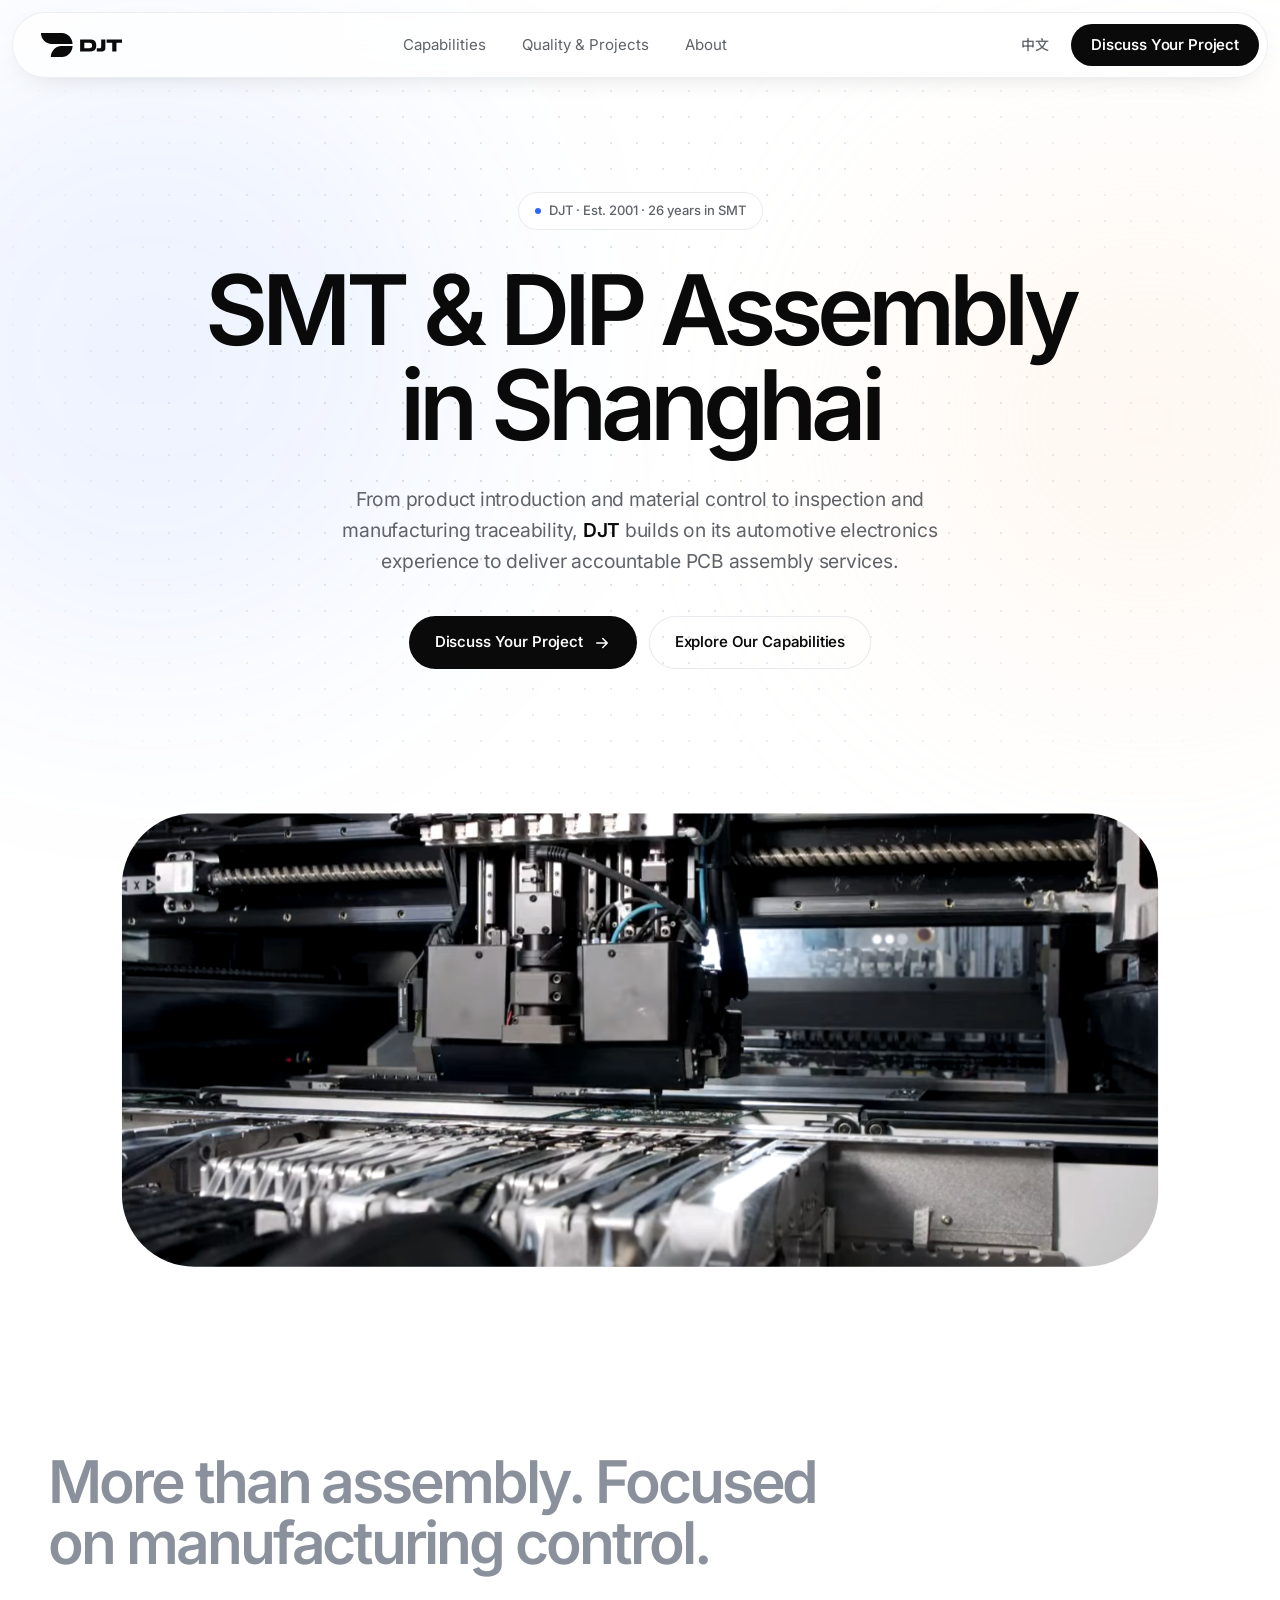
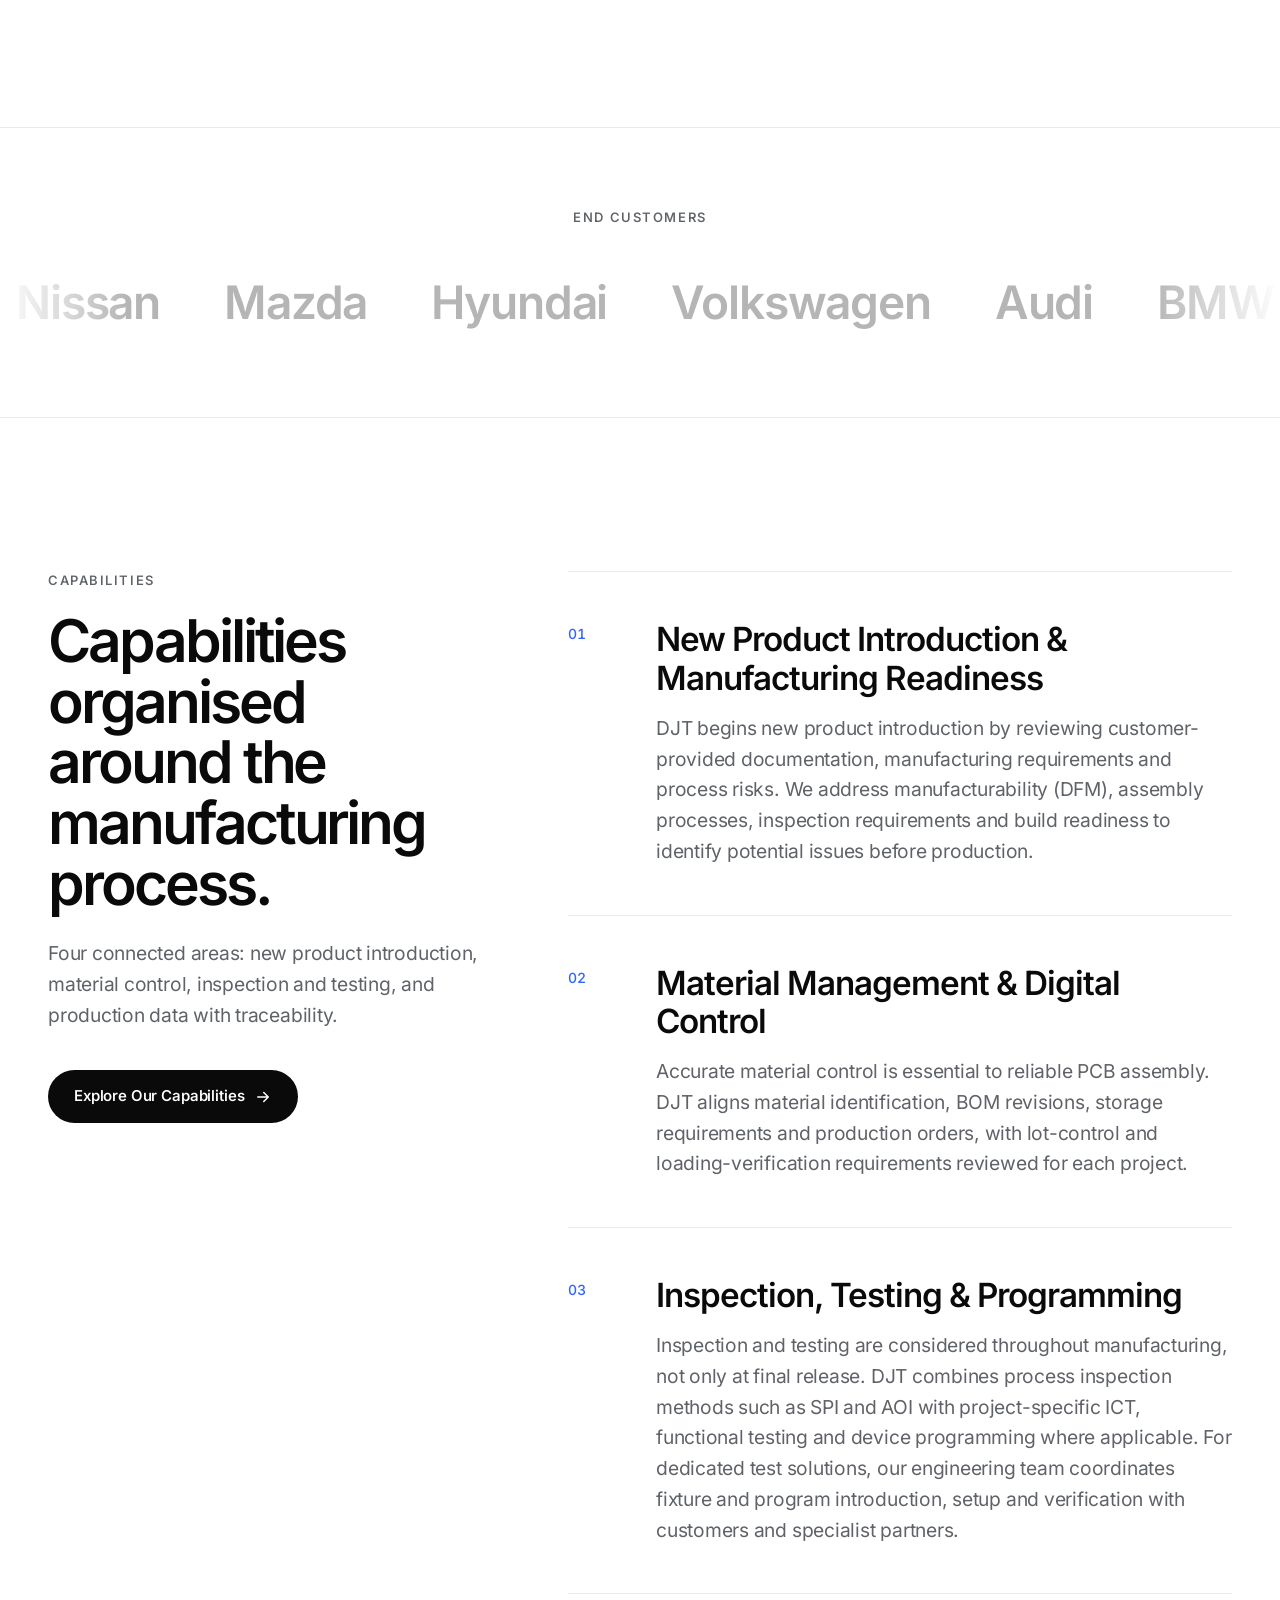
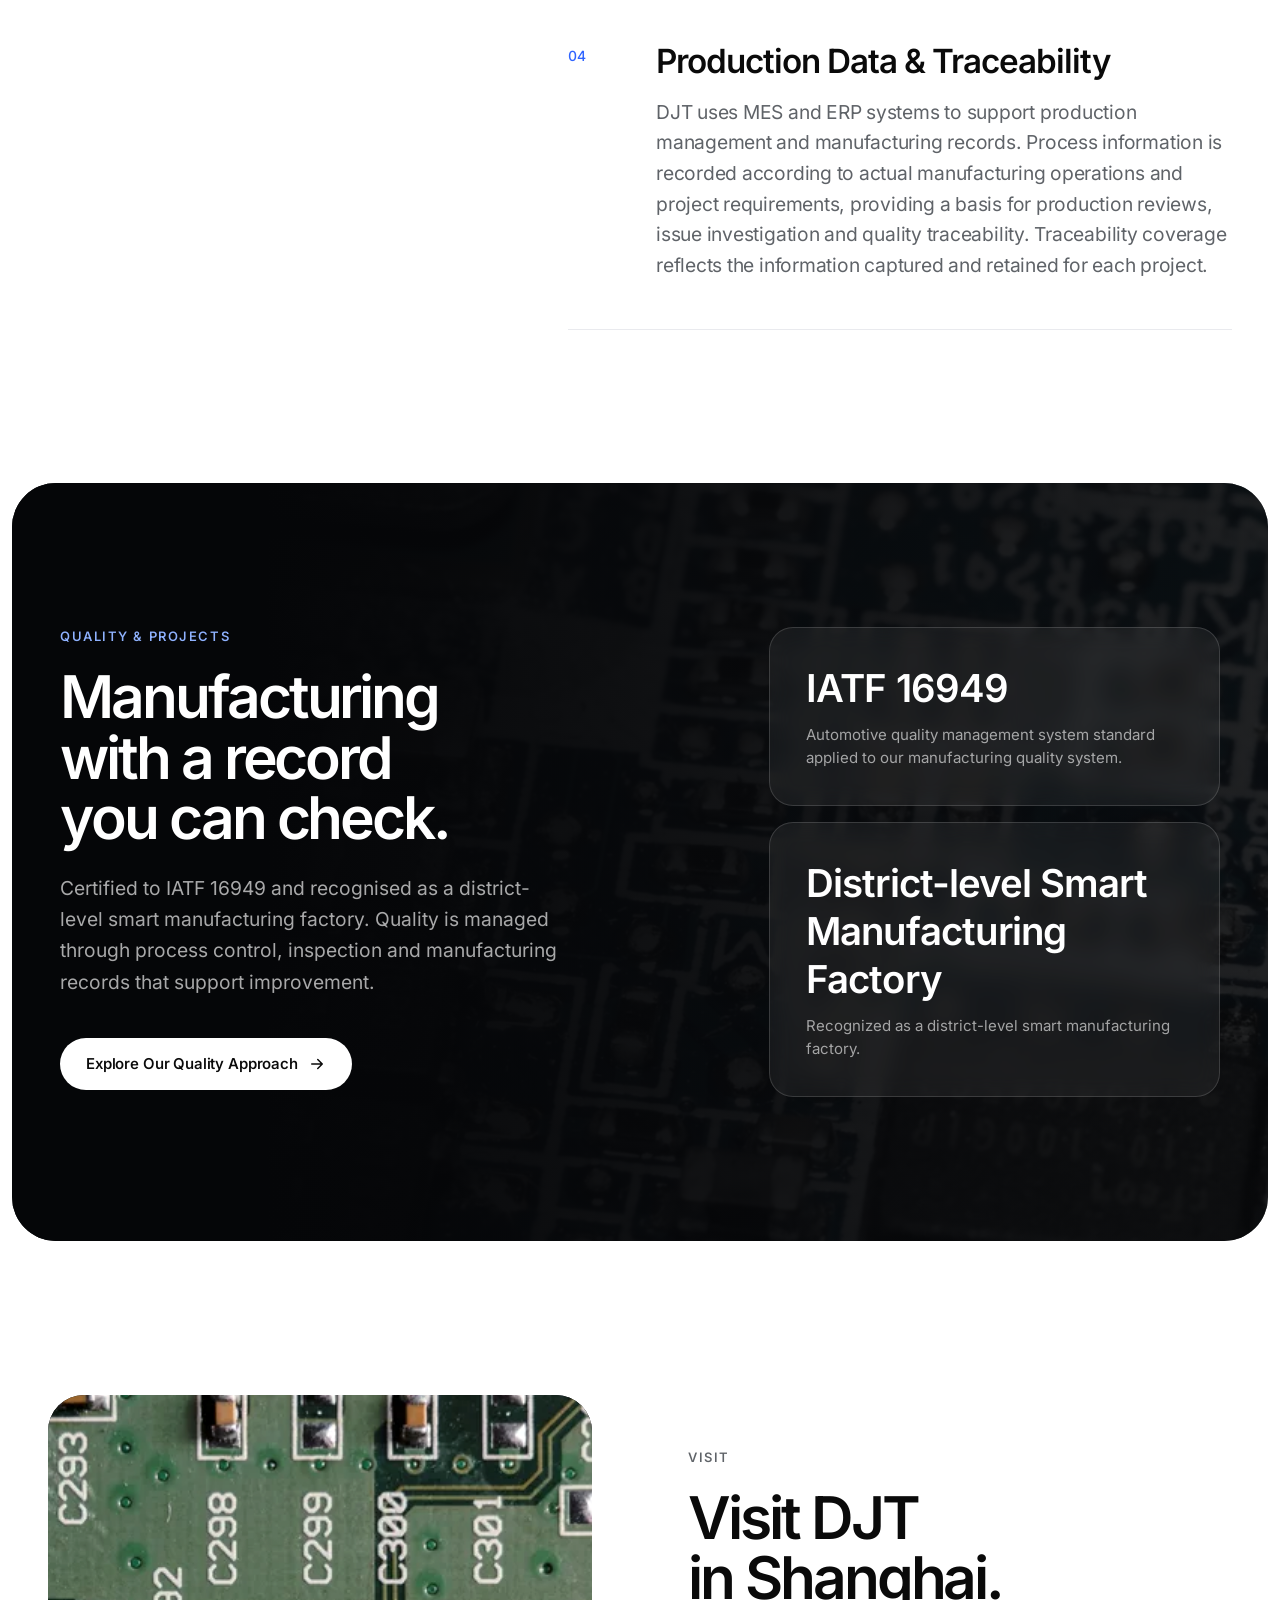
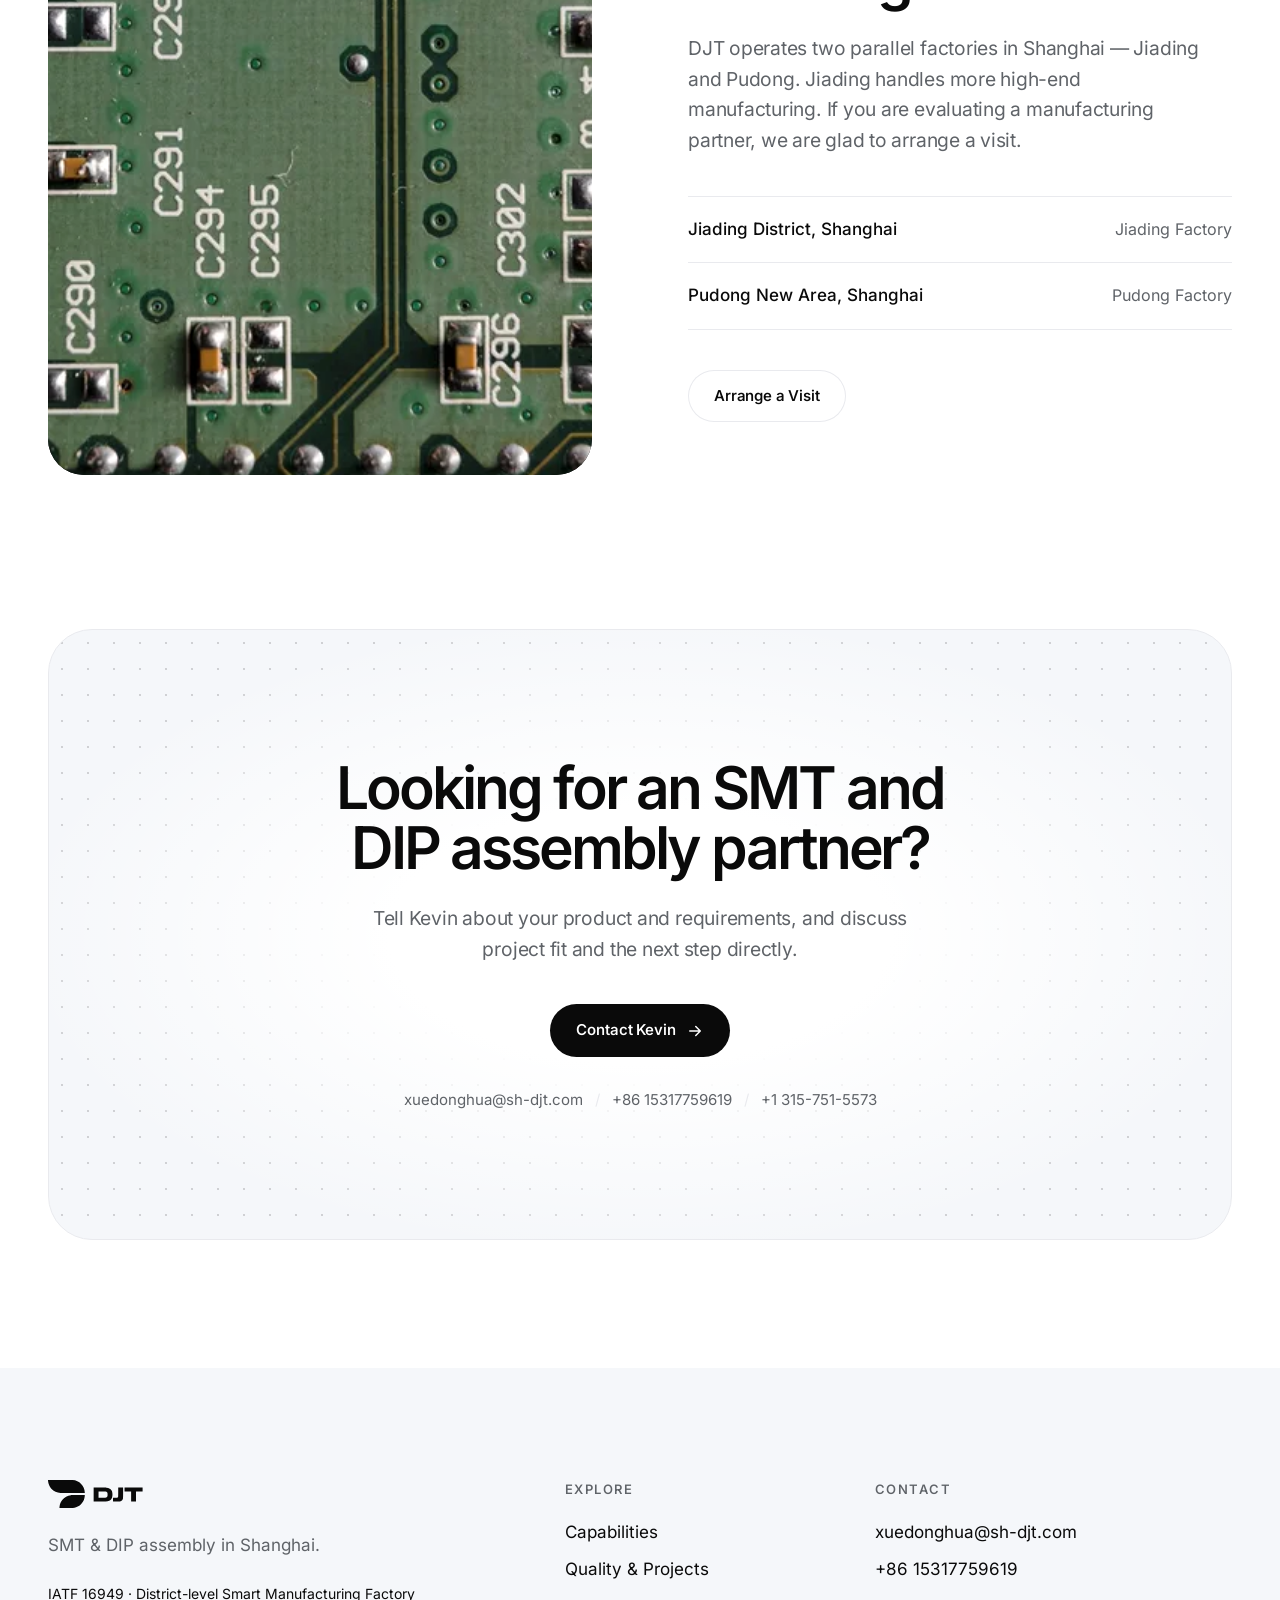
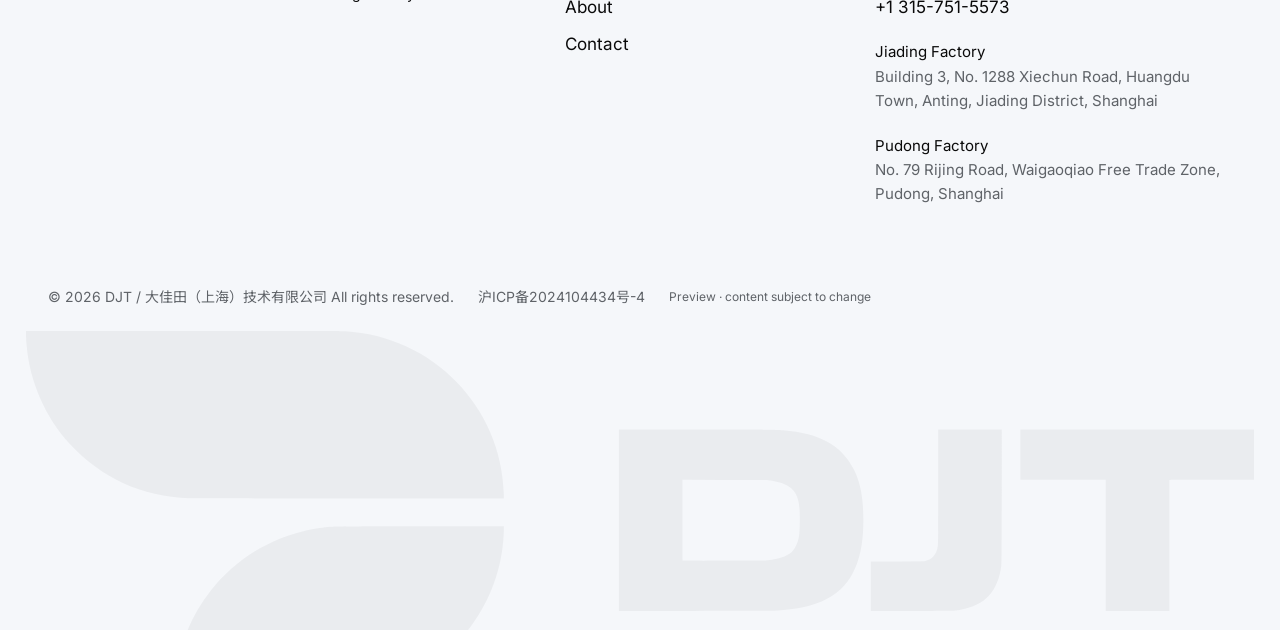
<file: index.html>
<!DOCTYPE html><html lang="en"> <head><meta charset="utf-8"><script>
      // D-029: ordinary language links save the explicit choice before navigation.
      document.addEventListener('click', (event) => {
        const link = event.target instanceof Element ? event.target.closest('a[data-lang-switch]') : null;
        if (link) {
          try { localStorage.setItem('djt.lang', link.dataset.langSwitch); } catch {}
        }
      });

      (() => {
        // Exact language roots only; shared/bookmarked deep links always keep their URL.
        const path = location.pathname;
        if (path !== '/' && path !== '/zh/') return;
        let preferred;
        try { preferred = localStorage.getItem('djt.lang'); } catch {}
        if (preferred !== 'en' && preferred !== 'zh') {
          const languages = navigator.languages?.length ? navigator.languages : [navigator.language || ''];
          preferred = languages.some((language) => /^zh/i.test(language)) ? 'zh' : 'en';
        }
        const target = preferred === 'zh' ? '/zh/' : '/';
        if (path !== target) {
          location.replace(target + location.search + location.hash);
          return;
        }
        // Save only once the correct root has loaded, including after a successful redirect.
        try { localStorage.setItem('djt.lang', preferred); } catch {}
      })();
    </script><meta name="viewport" content="width=device-width, initial-scale=1"><title>DJT | SMT &amp; DIP Assembly in Shanghai</title><meta name="description" content="DJT is an SMT and DIP assembly manufacturer in Shanghai, building on automotive electronics experience. More than assembly — focused on manufacturing control."><meta name="robots" content="noindex, nofollow"><link rel="canonical" href="https://djt-technology.github.io/"><link rel="alternate" hreflang="en" href="https://djt-technology.github.io/"><link rel="alternate" hreflang="zh-CN" href="https://djt-technology.github.io/zh/"><link rel="alternate" hreflang="x-default" href="https://djt-technology.github.io/"><meta property="og:title" content="DJT | SMT &#38; DIP Assembly in Shanghai"><meta property="og:description" content="DJT is an SMT and DIP assembly manufacturer in Shanghai, building on automotive electronics experience. More than assembly — focused on manufacturing control."><meta property="og:type" content="website"><meta property="og:url" content="https://djt-technology.github.io/"><meta name="theme-color" content="#ffffff"><link rel="icon" href="/favicon.svg" type="image/svg+xml"><script>
      // Motion is opt-in: only when the user has not asked for reduced motion.
      if (!matchMedia('(prefers-reduced-motion: reduce)').matches) document.documentElement.classList.add('motion');
    </script><link rel="stylesheet" href="/_astro/_slug_.B5eVkZcJ.css"></head> <body> <a href="#main" class="sr-only focus:not-sr-only focus:fixed focus:left-4 focus:top-4 focus:z-[60] focus:rounded-full focus:bg-white focus:px-4 focus:py-2">Skip to content</a> <header class="site fixed left-1/2 top-3 z-50 w-[min(1360px,calc(100%-24px))] rounded-full border border-line/80 bg-white/75 shadow-[0_8px_30px_-18px_rgb(0,0,0,0.25)] backdrop-blur-xl" style="translate:-50% 0"> <div class="flex h-14 items-center justify-between gap-4 pl-5 pr-2 md:h-16 md:pl-7"> <a href="/" aria-label="DJT" class="block shrink-0"><svg xmlns="http://www.w3.org/2000/svg" viewBox="0 0 5984 1771" fill="currentColor" class="h-5 w-auto md:h-6" role="img" aria-label="DJT"><path fill-rule="evenodd" d="M725 1752C725 1731 727 1701 731 1672C748 1523 807 1381 900 1264C1037 1091 1233 982 1450 957C1495 951 1470 952 1915 951L2327 951L2327 977C2326 991 2326 1005 2325 1007C2325 1009 2325 1017 2324 1024C2297 1344 2079 1622 1774 1727C1708 1749 1650 1761 1569 1769C1560 1770 1453 1770 1141 1771L725 1771L725 1752ZM2887 921L2887 480L3261 480C3631 480 3650 480 3688 483C3868 498 3972 556 4032 675C4064 740 4078 815 4078 920C4078 1044 4057 1134 4012 1204C3946 1304 3835 1352 3646 1362C3634 1363 3489 1363 3257 1363L2887 1363L2887 921ZM4114 1243L4114 1122L4244 1122L4374 1121L4382 1119C4411 1111 4430 1091 4438 1059C4442 1043 4442 1043 4442 757L4442 480L4597 480L4752 480L4752 803C4751 1103 4751 1128 4750 1141C4734 1268 4671 1337 4552 1357C4518 1363 4530 1362 4314 1363L4114 1363L4114 1243ZM5258 1044L5258 724L5051 724C4938 724 4844 724 4843 724C4842 724 4842 699 4842 602L4842 480L5413 480L5984 480L5984 602L5984 724L5780 724C5668 724 5576 724 5575 724C5574 725 5573 725 5571 725L5568 725L5568 1044L5568 1363L5413 1363L5258 1363L5258 1044ZM3596 1118C3599 1117 3606 1117 3612 1116C3664 1111 3707 1096 3729 1076C3747 1058 3760 1030 3765 994C3768 971 3769 911 3767 872C3763 785 3728 747 3638 731C3603 725 3604 725 3381 725L3197 724L3197 921C3197 1029 3197 1118 3198 1118C3199 1119 3587 1118 3596 1118ZM792 815C563 806 366 716 211 548C94 421 17 245 3 71C2 64 2 56 1 54C1 51 1 38 0 25L-0 0L769 0C1259 0 1544 0 1555 1C1980 25 2316 369 2327 792L2327 816L1563 816C1142 816 795 815 792 815Z"></path></svg></a> <nav class="hidden items-center gap-9 text-[15px] text-muted md:flex" aria-label="Main"> <a href="/capabilities/" class="transition-colors hover:text-ink">Capabilities</a><a href="/quality/" class="transition-colors hover:text-ink">Quality &amp; Projects</a><a href="/about/" class="transition-colors hover:text-ink">About</a> </nav> <div class="flex items-center gap-1.5 md:gap-2"> <a href="/zh/" data-lang-switch="zh" hreflang="zh-CN" lang="zh-CN" title="切换到中文" class="rounded-full px-3.5 py-2 text-sm font-medium text-muted transition-colors hover:bg-soft hover:text-ink">中文</a> <a href="/contact/" class="btn hidden !px-5 !py-2.5 md:inline-flex">Discuss Your Project</a> <details class="group relative md:hidden"> <summary class="flex h-10 w-10 cursor-pointer list-none items-center justify-center rounded-full bg-ink text-white [&::-webkit-details-marker]:hidden" aria-label="Menu"> <svg width="18" height="18" viewBox="0 0 24 24" fill="none" stroke="currentColor" stroke-width="2" stroke-linecap="round"><path class="group-open:hidden" d="M4 8h16M4 16h16"></path><path class="hidden group-open:block" d="M6 6l12 12M18 6 6 18"></path></svg> </summary> <div class="absolute right-0 top-[calc(100%+12px)] w-[min(300px,calc(100vw-48px))] rounded-3xl border border-line bg-white p-3 shadow-2xl"> <a href="/capabilities/" class="block rounded-2xl px-4 py-3.5 text-[17px] font-medium hover:bg-soft">Capabilities</a><a href="/quality/" class="block rounded-2xl px-4 py-3.5 text-[17px] font-medium hover:bg-soft">Quality &amp; Projects</a><a href="/about/" class="block rounded-2xl px-4 py-3.5 text-[17px] font-medium hover:bg-soft">About</a><a href="/contact/" class="block rounded-2xl px-4 py-3.5 text-[17px] font-medium hover:bg-soft">Contact</a> </div> </details> </div> </div> </header> <main id="main">  <section class="relative overflow-hidden pt-36 md:pt-48"> <div class="glow pointer-events-none absolute -left-40 top-10 h-[620px] w-[620px] rounded-full bg-blue/8 blur-[120px]" aria-hidden="true"></div> <div class="glow glow-b pointer-events-none absolute -right-32 top-40 h-[520px] w-[520px] rounded-full bg-warm/25 blur-[120px]" aria-hidden="true"></div> <div class="dots pointer-events-none absolute inset-0 [mask-image:radial-gradient(ellipse_60%_50%_at_50%_30%,#000,transparent)]" aria-hidden="true"></div> <div class="wrap relative text-center"> <p class="rise mx-auto inline-flex items-center gap-2 rounded-full border border-line bg-white/80 px-4 py-2 text-[13px] font-medium text-muted backdrop-blur" style="--i:0"><span class="h-1.5 w-1.5 rounded-full bg-blue"></span>DJT · Est. 2001 · 26 years in SMT</p> <h1 class="display rise mx-auto mt-8 max-w-[9.6em]" style="--i:1"> <span class="block">SMT &amp; DIP Assembly</span><span class="block">in Shanghai</span> </h1> <p class="lead rise mx-auto mt-8 max-w-2xl" style="--i:2">From product introduction and material control to inspection and manufacturing traceability, <strong class="font-semibold text-ink">DJT</strong> builds on its automotive electronics experience to deliver accountable PCB assembly services.</p> <div class="rise mt-10 flex flex-wrap justify-center gap-3" style="--i:3"> <a href="/contact/" class="btn">Discuss Your Project<svg width="18" height="18" viewBox="0 0 24 24" fill="none" stroke="currentColor" stroke-width="2" stroke-linecap="round" stroke-linejoin="round" aria-hidden="true"><path d="M5 12h14m-6-6 6 6-6 6"></path></svg></a> <a href="/capabilities/" class="btn btn-ghost">Explore Our Capabilities</a> </div> </div> <div class="wrap relative mt-20 md:mt-28"> <div data-grow class="overflow-hidden rounded-[22px] will-change-transform sm:rounded-[40px]"> <figure class="photo aspect-[4/5] sm:aspect-[16/9] lg:aspect-[16/7]"> <video class="absolute inset-0 h-full w-full object-cover" muted loop playsinline preload="metadata" poster="/_astro/macro.MWbk1FkZ_1eRR9A.webp" aria-hidden="true" tabindex="-1" data-hero-video> <source src="/video/hero.webm" type="video/webm"> <source src="/video/hero.mp4" type="video/mp4"> </video> </figure> </div> </div> </section>  <section class="section"> <div class="wrap"> <h2 class="h2 max-w-[17em] !text-[clamp(30px,4.6vw,70px)]" data-words> <span class="w">More</span> <span class="w">than</span> <span class="w">assembly.</span> <span class="w">Focused</span> <span class="w">on</span> <span class="w">manufacturing</span> <span class="w">control.</span>  </h2> </div> </section>  <section class="marquee overflow-hidden border-y border-line py-14 md:py-20" aria-label="End Customers"> <p class="kicker text-center !text-muted" data-reveal>End Customers</p> <div class="mt-10 overflow-hidden px-4 [.motion_&]:[mask-image:linear-gradient(90deg,transparent,#000_10%,#000_90%,transparent)]" data-reveal> <div class="marquee-track"> <ul> <li class="shrink-0 whitespace-nowrap text-[clamp(28px,3.6vw,52px)] font-semibold tracking-tight text-ink/30 transition-colors hover:text-ink">Nissan</li><li class="shrink-0 whitespace-nowrap text-[clamp(28px,3.6vw,52px)] font-semibold tracking-tight text-ink/30 transition-colors hover:text-ink">Mazda</li><li class="shrink-0 whitespace-nowrap text-[clamp(28px,3.6vw,52px)] font-semibold tracking-tight text-ink/30 transition-colors hover:text-ink">Hyundai</li><li class="shrink-0 whitespace-nowrap text-[clamp(28px,3.6vw,52px)] font-semibold tracking-tight text-ink/30 transition-colors hover:text-ink">Volkswagen</li><li class="shrink-0 whitespace-nowrap text-[clamp(28px,3.6vw,52px)] font-semibold tracking-tight text-ink/30 transition-colors hover:text-ink">Audi</li><li class="shrink-0 whitespace-nowrap text-[clamp(28px,3.6vw,52px)] font-semibold tracking-tight text-ink/30 transition-colors hover:text-ink">BMW</li><li class="shrink-0 whitespace-nowrap text-[clamp(28px,3.6vw,52px)] font-semibold tracking-tight text-ink/30 transition-colors hover:text-ink">Mercedes-Benz</li><li class="shrink-0 whitespace-nowrap text-[clamp(28px,3.6vw,52px)] font-semibold tracking-tight text-ink/30 transition-colors hover:text-ink">Volvo</li><li class="shrink-0 whitespace-nowrap text-[clamp(28px,3.6vw,52px)] font-semibold tracking-tight text-ink/30 transition-colors hover:text-ink">Ford</li><li class="shrink-0 whitespace-nowrap text-[clamp(28px,3.6vw,52px)] font-semibold tracking-tight text-ink/30 transition-colors hover:text-ink">GM</li><li class="shrink-0 whitespace-nowrap text-[clamp(28px,3.6vw,52px)] font-semibold tracking-tight text-ink/30 transition-colors hover:text-ink">Buick</li><li class="shrink-0 whitespace-nowrap text-[clamp(28px,3.6vw,52px)] font-semibold tracking-tight text-ink/30 transition-colors hover:text-ink">Renault</li><li class="shrink-0 whitespace-nowrap text-[clamp(28px,3.6vw,52px)] font-semibold tracking-tight text-ink/30 transition-colors hover:text-ink">Jaguar</li><li class="shrink-0 whitespace-nowrap text-[clamp(28px,3.6vw,52px)] font-semibold tracking-tight text-ink/30 transition-colors hover:text-ink">Land Rover</li><li class="shrink-0 whitespace-nowrap text-[clamp(28px,3.6vw,52px)] font-semibold tracking-tight text-ink/30 transition-colors hover:text-ink">BYD</li><li class="shrink-0 whitespace-nowrap text-[clamp(28px,3.6vw,52px)] font-semibold tracking-tight text-ink/30 transition-colors hover:text-ink">Geely</li><li class="shrink-0 whitespace-nowrap text-[clamp(28px,3.6vw,52px)] font-semibold tracking-tight text-ink/30 transition-colors hover:text-ink">Great Wall</li><li class="shrink-0 whitespace-nowrap text-[clamp(28px,3.6vw,52px)] font-semibold tracking-tight text-ink/30 transition-colors hover:text-ink">Wey</li><li class="shrink-0 whitespace-nowrap text-[clamp(28px,3.6vw,52px)] font-semibold tracking-tight text-ink/30 transition-colors hover:text-ink">Haval</li><li class="shrink-0 whitespace-nowrap text-[clamp(28px,3.6vw,52px)] font-semibold tracking-tight text-ink/30 transition-colors hover:text-ink">Chery</li><li class="shrink-0 whitespace-nowrap text-[clamp(28px,3.6vw,52px)] font-semibold tracking-tight text-ink/30 transition-colors hover:text-ink">GAC</li><li class="shrink-0 whitespace-nowrap text-[clamp(28px,3.6vw,52px)] font-semibold tracking-tight text-ink/30 transition-colors hover:text-ink">Changan</li><li class="shrink-0 whitespace-nowrap text-[clamp(28px,3.6vw,52px)] font-semibold tracking-tight text-ink/30 transition-colors hover:text-ink">NIO</li><li class="shrink-0 whitespace-nowrap text-[clamp(28px,3.6vw,52px)] font-semibold tracking-tight text-ink/30 transition-colors hover:text-ink">XPeng</li><li class="shrink-0 whitespace-nowrap text-[clamp(28px,3.6vw,52px)] font-semibold tracking-tight text-ink/30 transition-colors hover:text-ink">Hongqi</li><li class="shrink-0 whitespace-nowrap text-[clamp(28px,3.6vw,52px)] font-semibold tracking-tight text-ink/30 transition-colors hover:text-ink">Roewe</li><li class="shrink-0 whitespace-nowrap text-[clamp(28px,3.6vw,52px)] font-semibold tracking-tight text-ink/30 transition-colors hover:text-ink">MG</li><li class="shrink-0 whitespace-nowrap text-[clamp(28px,3.6vw,52px)] font-semibold tracking-tight text-ink/30 transition-colors hover:text-ink">Voyah</li><li class="shrink-0 whitespace-nowrap text-[clamp(28px,3.6vw,52px)] font-semibold tracking-tight text-ink/30 transition-colors hover:text-ink">ThyssenKrupp</li> </ul><ul aria-hidden="true"> <li class="shrink-0 whitespace-nowrap text-[clamp(28px,3.6vw,52px)] font-semibold tracking-tight text-ink/30 transition-colors hover:text-ink">Nissan</li><li class="shrink-0 whitespace-nowrap text-[clamp(28px,3.6vw,52px)] font-semibold tracking-tight text-ink/30 transition-colors hover:text-ink">Mazda</li><li class="shrink-0 whitespace-nowrap text-[clamp(28px,3.6vw,52px)] font-semibold tracking-tight text-ink/30 transition-colors hover:text-ink">Hyundai</li><li class="shrink-0 whitespace-nowrap text-[clamp(28px,3.6vw,52px)] font-semibold tracking-tight text-ink/30 transition-colors hover:text-ink">Volkswagen</li><li class="shrink-0 whitespace-nowrap text-[clamp(28px,3.6vw,52px)] font-semibold tracking-tight text-ink/30 transition-colors hover:text-ink">Audi</li><li class="shrink-0 whitespace-nowrap text-[clamp(28px,3.6vw,52px)] font-semibold tracking-tight text-ink/30 transition-colors hover:text-ink">BMW</li><li class="shrink-0 whitespace-nowrap text-[clamp(28px,3.6vw,52px)] font-semibold tracking-tight text-ink/30 transition-colors hover:text-ink">Mercedes-Benz</li><li class="shrink-0 whitespace-nowrap text-[clamp(28px,3.6vw,52px)] font-semibold tracking-tight text-ink/30 transition-colors hover:text-ink">Volvo</li><li class="shrink-0 whitespace-nowrap text-[clamp(28px,3.6vw,52px)] font-semibold tracking-tight text-ink/30 transition-colors hover:text-ink">Ford</li><li class="shrink-0 whitespace-nowrap text-[clamp(28px,3.6vw,52px)] font-semibold tracking-tight text-ink/30 transition-colors hover:text-ink">GM</li><li class="shrink-0 whitespace-nowrap text-[clamp(28px,3.6vw,52px)] font-semibold tracking-tight text-ink/30 transition-colors hover:text-ink">Buick</li><li class="shrink-0 whitespace-nowrap text-[clamp(28px,3.6vw,52px)] font-semibold tracking-tight text-ink/30 transition-colors hover:text-ink">Renault</li><li class="shrink-0 whitespace-nowrap text-[clamp(28px,3.6vw,52px)] font-semibold tracking-tight text-ink/30 transition-colors hover:text-ink">Jaguar</li><li class="shrink-0 whitespace-nowrap text-[clamp(28px,3.6vw,52px)] font-semibold tracking-tight text-ink/30 transition-colors hover:text-ink">Land Rover</li><li class="shrink-0 whitespace-nowrap text-[clamp(28px,3.6vw,52px)] font-semibold tracking-tight text-ink/30 transition-colors hover:text-ink">BYD</li><li class="shrink-0 whitespace-nowrap text-[clamp(28px,3.6vw,52px)] font-semibold tracking-tight text-ink/30 transition-colors hover:text-ink">Geely</li><li class="shrink-0 whitespace-nowrap text-[clamp(28px,3.6vw,52px)] font-semibold tracking-tight text-ink/30 transition-colors hover:text-ink">Great Wall</li><li class="shrink-0 whitespace-nowrap text-[clamp(28px,3.6vw,52px)] font-semibold tracking-tight text-ink/30 transition-colors hover:text-ink">Wey</li><li class="shrink-0 whitespace-nowrap text-[clamp(28px,3.6vw,52px)] font-semibold tracking-tight text-ink/30 transition-colors hover:text-ink">Haval</li><li class="shrink-0 whitespace-nowrap text-[clamp(28px,3.6vw,52px)] font-semibold tracking-tight text-ink/30 transition-colors hover:text-ink">Chery</li><li class="shrink-0 whitespace-nowrap text-[clamp(28px,3.6vw,52px)] font-semibold tracking-tight text-ink/30 transition-colors hover:text-ink">GAC</li><li class="shrink-0 whitespace-nowrap text-[clamp(28px,3.6vw,52px)] font-semibold tracking-tight text-ink/30 transition-colors hover:text-ink">Changan</li><li class="shrink-0 whitespace-nowrap text-[clamp(28px,3.6vw,52px)] font-semibold tracking-tight text-ink/30 transition-colors hover:text-ink">NIO</li><li class="shrink-0 whitespace-nowrap text-[clamp(28px,3.6vw,52px)] font-semibold tracking-tight text-ink/30 transition-colors hover:text-ink">XPeng</li><li class="shrink-0 whitespace-nowrap text-[clamp(28px,3.6vw,52px)] font-semibold tracking-tight text-ink/30 transition-colors hover:text-ink">Hongqi</li><li class="shrink-0 whitespace-nowrap text-[clamp(28px,3.6vw,52px)] font-semibold tracking-tight text-ink/30 transition-colors hover:text-ink">Roewe</li><li class="shrink-0 whitespace-nowrap text-[clamp(28px,3.6vw,52px)] font-semibold tracking-tight text-ink/30 transition-colors hover:text-ink">MG</li><li class="shrink-0 whitespace-nowrap text-[clamp(28px,3.6vw,52px)] font-semibold tracking-tight text-ink/30 transition-colors hover:text-ink">Voyah</li><li class="shrink-0 whitespace-nowrap text-[clamp(28px,3.6vw,52px)] font-semibold tracking-tight text-ink/30 transition-colors hover:text-ink">ThyssenKrupp</li> </ul> </div> </div> </section> <section class="section"> <div class="wrap grid gap-16 md:grid-cols-12"> <div class="self-start md:sticky md:top-36 md:col-span-5"> <p class="kicker" data-reveal>Capabilities</p> <h2 class="h2 mt-5" data-reveal>Capabilities organised around the manufacturing process.</h2> <p class="lead mt-6 max-w-md" data-reveal>Four connected areas: new product introduction, material control, inspection and testing, and production data with traceability.</p> <a href="/capabilities/" class="btn mt-10" data-reveal>Explore Our Capabilities<svg width="18" height="18" viewBox="0 0 24 24" fill="none" stroke="currentColor" stroke-width="2" stroke-linecap="round" stroke-linejoin="round" aria-hidden="true"><path d="M5 12h14m-6-6 6 6-6 6"></path></svg></a> </div> <ol class="md:col-span-7 md:col-start-6 [&:has(li:hover)>li:not(:hover)]:opacity-40"> <li class="grid grid-cols-[3.2rem_1fr] gap-x-4 border-t border-line py-10 transition-opacity duration-500 last:border-b md:grid-cols-[4.5rem_1fr] md:py-12" data-reveal> <span class="pt-1 text-sm font-medium tabular-nums text-blue">01</span> <div> <h3 class="h3 !text-[clamp(24px,2.6vw,36px)]">New Product Introduction &amp; Manufacturing Readiness</h3> <p class="lead mt-4 max-w-xl">DJT begins new product introduction by reviewing customer-provided documentation, manufacturing requirements and process risks. We address manufacturability (DFM), assembly processes, inspection requirements and build readiness to identify potential issues before production.</p> </div> </li><li class="grid grid-cols-[3.2rem_1fr] gap-x-4 border-t border-line py-10 transition-opacity duration-500 last:border-b md:grid-cols-[4.5rem_1fr] md:py-12" data-reveal> <span class="pt-1 text-sm font-medium tabular-nums text-blue">02</span> <div> <h3 class="h3 !text-[clamp(24px,2.6vw,36px)]">Material Management &amp; Digital Control</h3> <p class="lead mt-4 max-w-xl">Accurate material control is essential to reliable PCB assembly. DJT aligns material identification, BOM revisions, storage requirements and production orders, with lot-control and loading-verification requirements reviewed for each project.</p> </div> </li><li class="grid grid-cols-[3.2rem_1fr] gap-x-4 border-t border-line py-10 transition-opacity duration-500 last:border-b md:grid-cols-[4.5rem_1fr] md:py-12" data-reveal> <span class="pt-1 text-sm font-medium tabular-nums text-blue">03</span> <div> <h3 class="h3 !text-[clamp(24px,2.6vw,36px)]">Inspection, Testing &amp; Programming</h3> <p class="lead mt-4 max-w-xl">Inspection and testing are considered throughout manufacturing, not only at final release. DJT combines process inspection methods such as SPI and AOI with project-specific ICT, functional testing and device programming where applicable. For dedicated test solutions, our engineering team coordinates fixture and program introduction, setup and verification with customers and specialist partners.</p> </div> </li><li class="grid grid-cols-[3.2rem_1fr] gap-x-4 border-t border-line py-10 transition-opacity duration-500 last:border-b md:grid-cols-[4.5rem_1fr] md:py-12" data-reveal> <span class="pt-1 text-sm font-medium tabular-nums text-blue">04</span> <div> <h3 class="h3 !text-[clamp(24px,2.6vw,36px)]">Production Data &amp; Traceability</h3> <p class="lead mt-4 max-w-xl">DJT uses MES and ERP systems to support production management and manufacturing records. Process information is recorded according to actual manufacturing operations and project requirements, providing a basis for production reviews, issue investigation and quality traceability. Traceability coverage reflects the information captured and retained for each project.</p> </div> </li> </ol> </div> </section>  <section class="px-3"> <div class="relative isolate overflow-hidden rounded-[44px] bg-dark text-white" data-reveal> <figure class="photo photo--quiet absolute inset-0 -z-10 opacity-28"> <img src="/_astro/board.gj6Odh4M_rnNrU.webp" srcset="/_astro/board.gj6Odh4M_ZSQ189.webp 800w, /_astro/board.gj6Odh4M_8S5t8.webp 1280w, /_astro/board.gj6Odh4M_Z24FRAS.webp 1920w" alt sizes="100vw" data-parallax loading="lazy" decoding="async" fetchpriority="auto" width="2000" height="2000" class="absolute inset-0">  </figure> <div class="absolute inset-0 -z-10 bg-[linear-gradient(90deg,#050608_20%,rgb(5_6_8/0.55)_100%)]" aria-hidden="true"></div> <div class="wrap grid gap-14 py-24 md:grid-cols-12 md:py-36"> <div class="md:col-span-6"> <p class="kicker !text-blue-soft">Quality &amp; Projects</p> <h2 class="h2 mt-5">Manufacturing with a record you can check.</h2> <p class="mt-6 max-w-lg text-[clamp(17px,1.5vw,20px)] leading-relaxed text-white/65">Certified to IATF 16949 and recognised as a district-level smart manufacturing factory. Quality is managed through process control, inspection and manufacturing records that support improvement.</p> <a href="/quality/" class="btn btn-light mt-10">Explore Our Quality Approach<svg width="18" height="18" viewBox="0 0 24 24" fill="none" stroke="currentColor" stroke-width="2" stroke-linecap="round" stroke-linejoin="round" aria-hidden="true"><path d="M5 12h14m-6-6 6 6-6 6"></path></svg></a> </div> <div class="grid content-center gap-4 md:col-span-5 md:col-start-8"> <div class="rounded-3xl border border-white/15 bg-white/[0.06] p-7 backdrop-blur-md md:p-9"> <p class="text-[clamp(26px,3vw,42px)] font-semibold leading-tight tracking-tight">IATF 16949</p> <p class="mt-3 text-[15px] text-white/60">Automotive quality management system standard applied to our manufacturing quality system.</p> </div><div class="rounded-3xl border border-white/15 bg-white/[0.06] p-7 backdrop-blur-md md:p-9"> <p class="text-[clamp(26px,3vw,42px)] font-semibold leading-tight tracking-tight">District-level Smart Manufacturing Factory</p> <p class="mt-3 text-[15px] text-white/60">Recognized as a district-level smart manufacturing factory.</p> </div> </div> </div> </div> </section>  <section class="section"> <div class="wrap grid items-center gap-14 md:grid-cols-2 md:gap-24"> <div data-reveal><figure class="photo aspect-[4/5] rounded-[36px]"> <img src="/_astro/inspect.C4GrGGxm_ZFLA8s.webp" srcset="/_astro/inspect.C4GrGGxm_2hl5aG.webp 800w, /_astro/inspect.C4GrGGxm_ZrEwOM.webp 1280w, /_astro/inspect.C4GrGGxm_ZIcYWT.webp 1920w" alt sizes="(min-width:768px) 640px, 100vw" data-parallax loading="lazy" decoding="async" fetchpriority="auto" width="2000" height="1334" class="absolute inset-0">  </figure></div> <div> <p class="kicker" data-reveal>Visit</p> <h2 class="h2 mt-5" data-reveal>Visit DJT in Shanghai.</h2> <p class="lead mt-6 max-w-lg" data-reveal>DJT operates two parallel factories in Shanghai — Jiading and Pudong. Jiading handles more high-end manufacturing. If you are evaluating a manufacturing partner, we are glad to arrange a visit.</p> <ul class="mt-10 divide-y divide-line border-y border-line" data-reveal> <li class="flex items-baseline justify-between gap-6 py-5"><span class="text-[17px] font-medium">Jiading District, Shanghai</span><span class="text-muted">Jiading Factory</span></li><li class="flex items-baseline justify-between gap-6 py-5"><span class="text-[17px] font-medium">Pudong New Area, Shanghai</span><span class="text-muted">Pudong Factory</span></li> </ul> <a href="/about/" class="btn btn-ghost mt-10" data-reveal>Arrange a Visit</a> </div> </div> </section> <section class="wrap pb-24 md:pb-32"> <div class="dots relative overflow-hidden rounded-[44px] border border-line bg-soft px-6 py-20 text-center md:py-32" data-reveal> <div class="pointer-events-none absolute inset-0 bg-[radial-gradient(ellipse_at_center,#fff_30%,transparent_75%)]" aria-hidden="true"></div> <div class="relative"> <h2 class="h2 mx-auto max-w-[18ch]">Looking for an SMT and DIP assembly partner?</h2> <p class="lead mx-auto mt-6 max-w-xl">Tell Kevin about your product and requirements, and discuss project fit and the next step directly.</p> <div class="mt-10 flex flex-wrap items-center justify-center gap-3"> <a href="/contact/" class="btn">Contact Kevin<svg width="18" height="18" viewBox="0 0 24 24" fill="none" stroke="currentColor" stroke-width="2" stroke-linecap="round" stroke-linejoin="round" aria-hidden="true"><path d="M5 12h14m-6-6 6 6-6 6"></path></svg></a> </div> <p class="mt-8 flex flex-col items-center justify-center gap-2 text-[15px] text-muted sm:flex-row sm:flex-wrap sm:gap-x-0 sm:gap-y-1"> <a class="hover:text-ink" href="mailto:xuedonghua@sh-djt.com">xuedonghua@sh-djt.com</a> <span class="contents"> <span class="mx-3 hidden text-line sm:inline" aria-hidden="true">/</span> <a class="hover:text-ink" href="tel:+8615317759619">+86 15317759619</a> </span><span class="contents"> <span class="mx-3 hidden text-line sm:inline" aria-hidden="true">/</span> <a class="hover:text-ink" href="tel:+1315-751-5573">+1 315-751-5573</a> </span> </p> </div> </div> </section> </main> <footer class="relative overflow-hidden bg-soft"> <div class="wrap pt-20 md:pt-28"> <div class="grid gap-14 md:grid-cols-12"> <div class="md:col-span-5"> <svg xmlns="http://www.w3.org/2000/svg" viewBox="0 0 5984 1771" fill="currentColor" class="h-7 w-auto" role="img" aria-label="DJT"><path fill-rule="evenodd" d="M725 1752C725 1731 727 1701 731 1672C748 1523 807 1381 900 1264C1037 1091 1233 982 1450 957C1495 951 1470 952 1915 951L2327 951L2327 977C2326 991 2326 1005 2325 1007C2325 1009 2325 1017 2324 1024C2297 1344 2079 1622 1774 1727C1708 1749 1650 1761 1569 1769C1560 1770 1453 1770 1141 1771L725 1771L725 1752ZM2887 921L2887 480L3261 480C3631 480 3650 480 3688 483C3868 498 3972 556 4032 675C4064 740 4078 815 4078 920C4078 1044 4057 1134 4012 1204C3946 1304 3835 1352 3646 1362C3634 1363 3489 1363 3257 1363L2887 1363L2887 921ZM4114 1243L4114 1122L4244 1122L4374 1121L4382 1119C4411 1111 4430 1091 4438 1059C4442 1043 4442 1043 4442 757L4442 480L4597 480L4752 480L4752 803C4751 1103 4751 1128 4750 1141C4734 1268 4671 1337 4552 1357C4518 1363 4530 1362 4314 1363L4114 1363L4114 1243ZM5258 1044L5258 724L5051 724C4938 724 4844 724 4843 724C4842 724 4842 699 4842 602L4842 480L5413 480L5984 480L5984 602L5984 724L5780 724C5668 724 5576 724 5575 724C5574 725 5573 725 5571 725L5568 725L5568 1044L5568 1363L5413 1363L5258 1363L5258 1044ZM3596 1118C3599 1117 3606 1117 3612 1116C3664 1111 3707 1096 3729 1076C3747 1058 3760 1030 3765 994C3768 971 3769 911 3767 872C3763 785 3728 747 3638 731C3603 725 3604 725 3381 725L3197 724L3197 921C3197 1029 3197 1118 3198 1118C3199 1119 3587 1118 3596 1118ZM792 815C563 806 366 716 211 548C94 421 17 245 3 71C2 64 2 56 1 54C1 51 1 38 0 25L-0 0L769 0C1259 0 1544 0 1555 1C1980 25 2316 369 2327 792L2327 816L1563 816C1142 816 795 815 792 815Z"></path></svg> <p class="mt-6 max-w-sm text-[17px] leading-relaxed text-muted">SMT &amp; DIP assembly in Shanghai.</p> <p class="mt-6 text-sm text-ink">IATF 16949 · District-level Smart Manufacturing Factory</p> </div> <nav class="md:col-span-3" aria-label="Footer"> <p class="kicker mb-5 !text-muted">Explore</p> <ul class="space-y-3 text-[17px]"> <li><a href="/capabilities/" class="transition-colors hover:text-blue">Capabilities</a></li><li><a href="/quality/" class="transition-colors hover:text-blue">Quality &amp; Projects</a></li><li><a href="/about/" class="transition-colors hover:text-blue">About</a></li><li><a href="/contact/" class="transition-colors hover:text-blue">Contact</a></li> </ul> </nav> <div class="md:col-span-4"> <p class="kicker mb-5 !text-muted">Contact</p> <ul class="space-y-3 text-[17px]"> <li><a href="mailto:xuedonghua@sh-djt.com" class="transition-colors hover:text-blue">xuedonghua@sh-djt.com</a></li> <li><a href="tel:+8615317759619" class="transition-colors hover:text-blue">+86 15317759619</a></li><li><a href="tel:+1315-751-5573" class="transition-colors hover:text-blue">+1 315-751-5573</a></li> <li class="pt-2 text-[15px] leading-relaxed text-muted"><span class="text-ink">Jiading Factory</span><br>Building 3, No. 1288 Xiechun Road, Huangdu Town, Anting, Jiading District, Shanghai</li><li class="pt-2 text-[15px] leading-relaxed text-muted"><span class="text-ink">Pudong Factory</span><br>No. 79 Rijing Road, Waigaoqiao Free Trade Zone, Pudong, Shanghai</li> </ul> </div> </div> <div class="mt-20 flex flex-col gap-2 pb-6 text-sm text-muted sm:flex-row sm:flex-wrap sm:items-center sm:gap-x-6 sm:gap-y-2"> <p> © 2026 DJT / 大佳田（上海）技术有限公司  All rights reserved. </p> <p> <a href="https://beian.miit.gov.cn/" target="_blank" rel="noopener noreferrer" class="transition-colors hover:text-blue">沪ICP备2024104434号-4</a> </p> <p class="text-xs">Preview · content subject to change</p> </div> </div> <div class="pointer-events-none select-none mt-0 -mb-[5vw] px-[2vw] text-ink/[0.045]" aria-hidden="true"><svg xmlns="http://www.w3.org/2000/svg" viewBox="0 0 5984 1771" fill="currentColor" class="h-auto w-full" role="img" aria-label="DJT"><path fill-rule="evenodd" d="M725 1752C725 1731 727 1701 731 1672C748 1523 807 1381 900 1264C1037 1091 1233 982 1450 957C1495 951 1470 952 1915 951L2327 951L2327 977C2326 991 2326 1005 2325 1007C2325 1009 2325 1017 2324 1024C2297 1344 2079 1622 1774 1727C1708 1749 1650 1761 1569 1769C1560 1770 1453 1770 1141 1771L725 1771L725 1752ZM2887 921L2887 480L3261 480C3631 480 3650 480 3688 483C3868 498 3972 556 4032 675C4064 740 4078 815 4078 920C4078 1044 4057 1134 4012 1204C3946 1304 3835 1352 3646 1362C3634 1363 3489 1363 3257 1363L2887 1363L2887 921ZM4114 1243L4114 1122L4244 1122L4374 1121L4382 1119C4411 1111 4430 1091 4438 1059C4442 1043 4442 1043 4442 757L4442 480L4597 480L4752 480L4752 803C4751 1103 4751 1128 4750 1141C4734 1268 4671 1337 4552 1357C4518 1363 4530 1362 4314 1363L4114 1363L4114 1243ZM5258 1044L5258 724L5051 724C4938 724 4844 724 4843 724C4842 724 4842 699 4842 602L4842 480L5413 480L5984 480L5984 602L5984 724L5780 724C5668 724 5576 724 5575 724C5574 725 5573 725 5571 725L5568 725L5568 1044L5568 1363L5413 1363L5258 1363L5258 1044ZM3596 1118C3599 1117 3606 1117 3612 1116C3664 1111 3707 1096 3729 1076C3747 1058 3760 1030 3765 994C3768 971 3769 911 3767 872C3763 785 3728 747 3638 731C3603 725 3604 725 3381 725L3197 724L3197 921C3197 1029 3197 1118 3198 1118C3199 1119 3587 1118 3596 1118ZM792 815C563 806 366 716 211 548C94 421 17 245 3 71C2 64 2 56 1 54C1 51 1 38 0 25L-0 0L769 0C1259 0 1544 0 1555 1C1980 25 2316 369 2327 792L2327 816L1563 816C1142 816 795 815 792 815Z"></path></svg></div> </footer> <script type="module" src="/_astro/Base.astro_astro_type_script_index_0_lang.Cr2k9Nd1.js"></script> </body> </html>
</file>
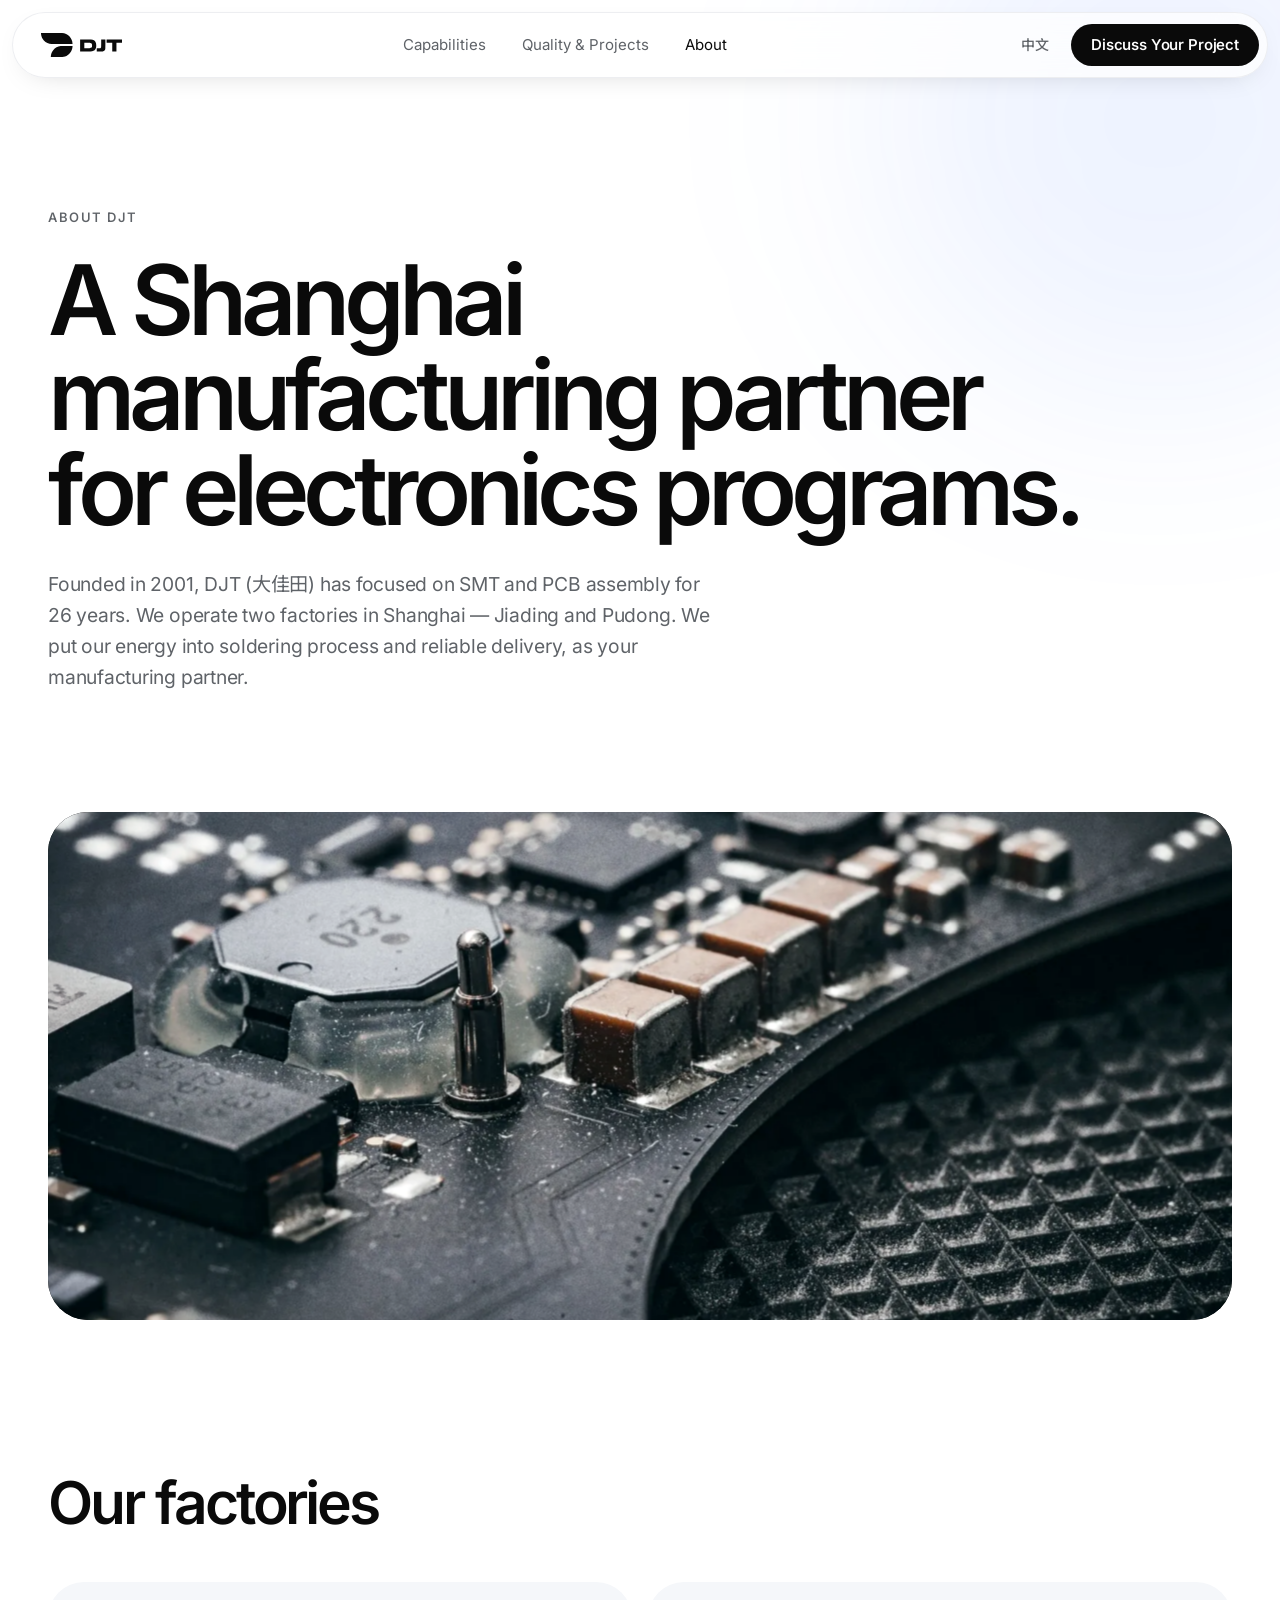
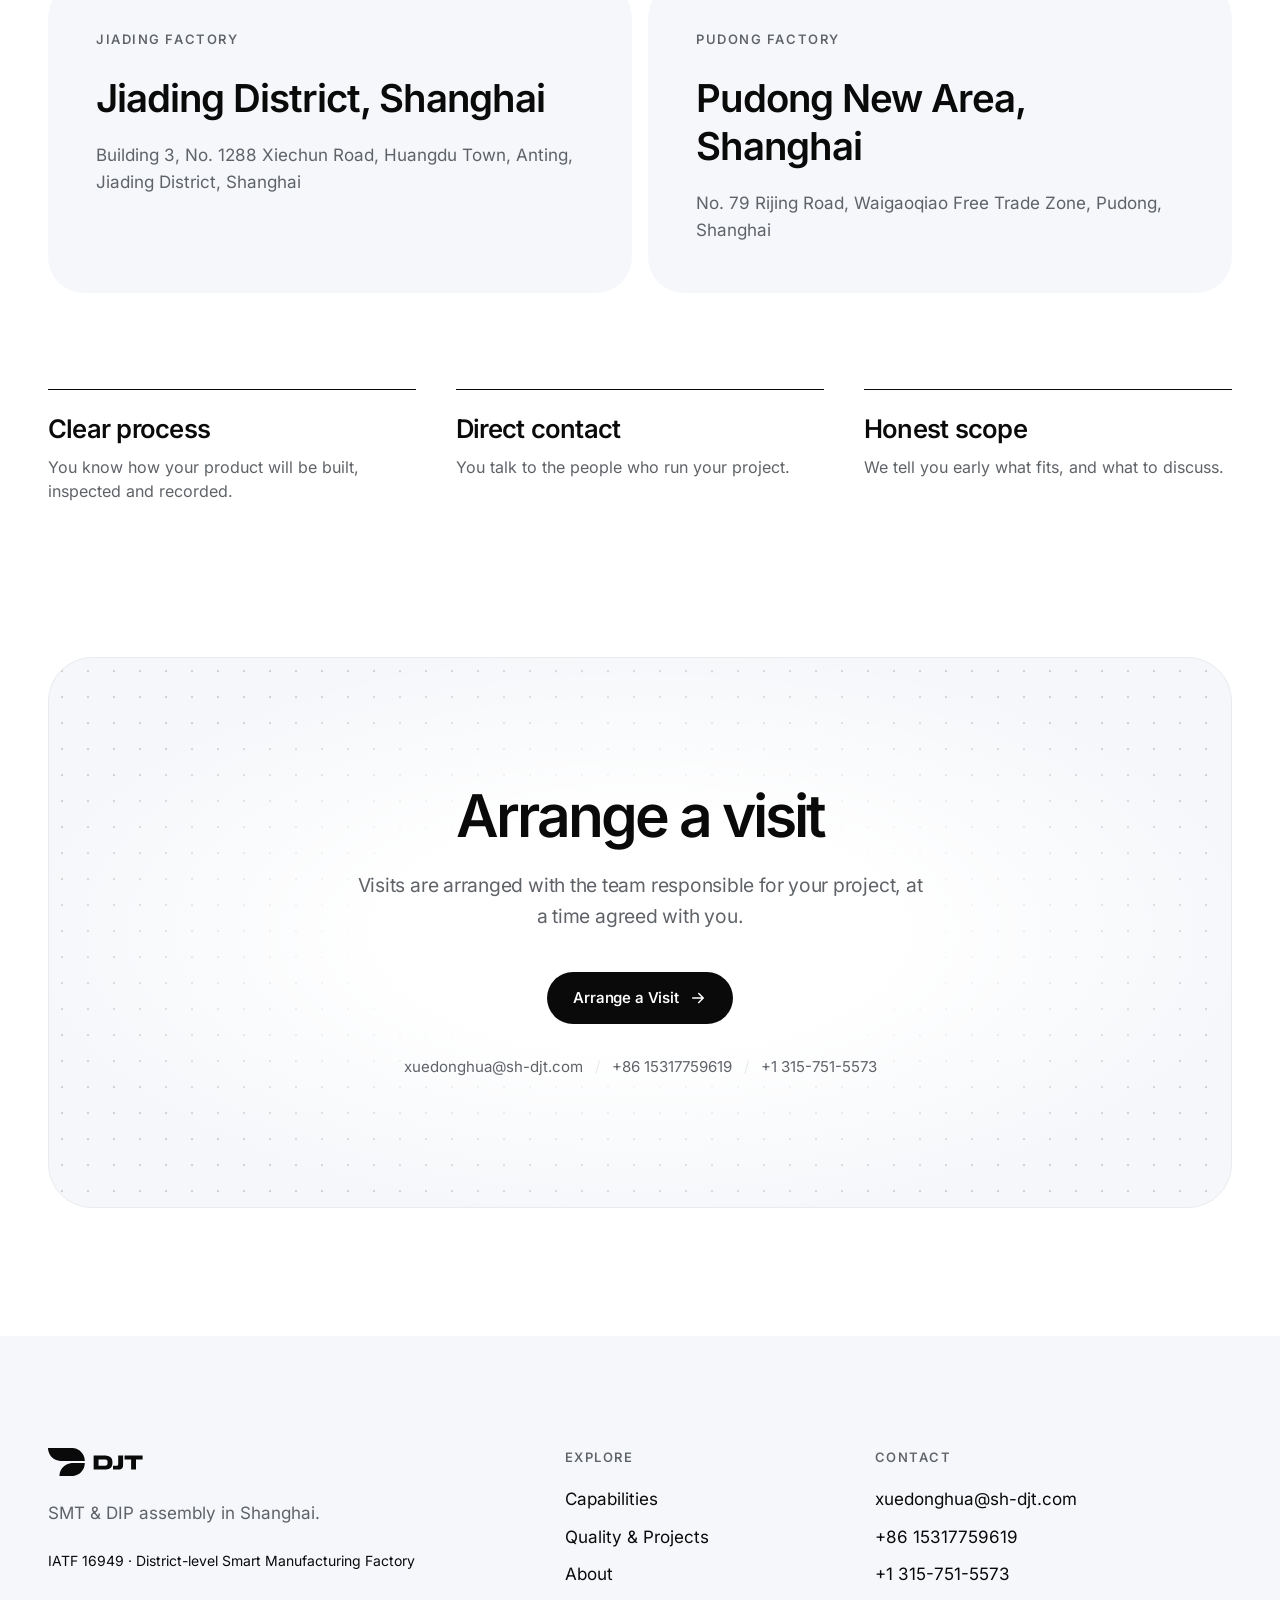
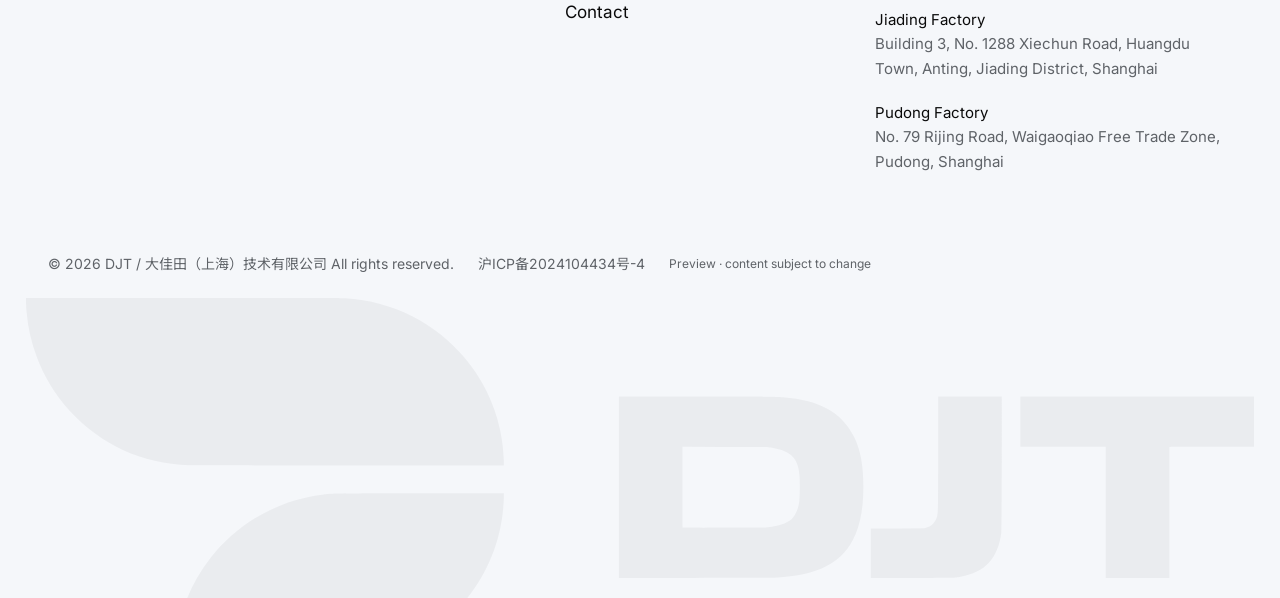
<file: about/index.html>
<!DOCTYPE html><html lang="en"> <head><meta charset="utf-8"><script>
      // D-029: ordinary language links save the explicit choice before navigation.
      document.addEventListener('click', (event) => {
        const link = event.target instanceof Element ? event.target.closest('a[data-lang-switch]') : null;
        if (link) {
          try { localStorage.setItem('djt.lang', link.dataset.langSwitch); } catch {}
        }
      });

      (() => {
        // Exact language roots only; shared/bookmarked deep links always keep their URL.
        const path = location.pathname;
        if (path !== '/' && path !== '/zh/') return;
        let preferred;
        try { preferred = localStorage.getItem('djt.lang'); } catch {}
        if (preferred !== 'en' && preferred !== 'zh') {
          const languages = navigator.languages?.length ? navigator.languages : [navigator.language || ''];
          preferred = languages.some((language) => /^zh/i.test(language)) ? 'zh' : 'en';
        }
        const target = preferred === 'zh' ? '/zh/' : '/';
        if (path !== target) {
          location.replace(target + location.search + location.hash);
          return;
        }
        // Save only once the correct root has loaded, including after a successful redirect.
        try { localStorage.setItem('djt.lang', preferred); } catch {}
      })();
    </script><meta name="viewport" content="width=device-width, initial-scale=1"><title>About DJT | Shanghai</title><meta name="description" content="DJT, SMT and PCB assembly in Shanghai. Our sites, our approach, and how to arrange a visit."><meta name="robots" content="noindex, nofollow"><link rel="canonical" href="https://djt-technology.github.io/about/"><link rel="alternate" hreflang="en" href="https://djt-technology.github.io/about/"><link rel="alternate" hreflang="zh-CN" href="https://djt-technology.github.io/zh/about/"><link rel="alternate" hreflang="x-default" href="https://djt-technology.github.io/about/"><meta property="og:title" content="About DJT | Shanghai"><meta property="og:description" content="DJT, SMT and PCB assembly in Shanghai. Our sites, our approach, and how to arrange a visit."><meta property="og:type" content="website"><meta property="og:url" content="https://djt-technology.github.io/about/"><meta name="theme-color" content="#ffffff"><link rel="icon" href="/favicon.svg" type="image/svg+xml"><script>
      // Motion is opt-in: only when the user has not asked for reduced motion.
      if (!matchMedia('(prefers-reduced-motion: reduce)').matches) document.documentElement.classList.add('motion');
    </script><link rel="stylesheet" href="/_astro/_slug_.B5eVkZcJ.css"></head> <body> <a href="#main" class="sr-only focus:not-sr-only focus:fixed focus:left-4 focus:top-4 focus:z-[60] focus:rounded-full focus:bg-white focus:px-4 focus:py-2">Skip to content</a> <header class="site fixed left-1/2 top-3 z-50 w-[min(1360px,calc(100%-24px))] rounded-full border border-line/80 bg-white/75 shadow-[0_8px_30px_-18px_rgb(0,0,0,0.25)] backdrop-blur-xl" style="translate:-50% 0"> <div class="flex h-14 items-center justify-between gap-4 pl-5 pr-2 md:h-16 md:pl-7"> <a href="/" aria-label="DJT" class="block shrink-0"><svg xmlns="http://www.w3.org/2000/svg" viewBox="0 0 5984 1771" fill="currentColor" class="h-5 w-auto md:h-6" role="img" aria-label="DJT"><path fill-rule="evenodd" d="M725 1752C725 1731 727 1701 731 1672C748 1523 807 1381 900 1264C1037 1091 1233 982 1450 957C1495 951 1470 952 1915 951L2327 951L2327 977C2326 991 2326 1005 2325 1007C2325 1009 2325 1017 2324 1024C2297 1344 2079 1622 1774 1727C1708 1749 1650 1761 1569 1769C1560 1770 1453 1770 1141 1771L725 1771L725 1752ZM2887 921L2887 480L3261 480C3631 480 3650 480 3688 483C3868 498 3972 556 4032 675C4064 740 4078 815 4078 920C4078 1044 4057 1134 4012 1204C3946 1304 3835 1352 3646 1362C3634 1363 3489 1363 3257 1363L2887 1363L2887 921ZM4114 1243L4114 1122L4244 1122L4374 1121L4382 1119C4411 1111 4430 1091 4438 1059C4442 1043 4442 1043 4442 757L4442 480L4597 480L4752 480L4752 803C4751 1103 4751 1128 4750 1141C4734 1268 4671 1337 4552 1357C4518 1363 4530 1362 4314 1363L4114 1363L4114 1243ZM5258 1044L5258 724L5051 724C4938 724 4844 724 4843 724C4842 724 4842 699 4842 602L4842 480L5413 480L5984 480L5984 602L5984 724L5780 724C5668 724 5576 724 5575 724C5574 725 5573 725 5571 725L5568 725L5568 1044L5568 1363L5413 1363L5258 1363L5258 1044ZM3596 1118C3599 1117 3606 1117 3612 1116C3664 1111 3707 1096 3729 1076C3747 1058 3760 1030 3765 994C3768 971 3769 911 3767 872C3763 785 3728 747 3638 731C3603 725 3604 725 3381 725L3197 724L3197 921C3197 1029 3197 1118 3198 1118C3199 1119 3587 1118 3596 1118ZM792 815C563 806 366 716 211 548C94 421 17 245 3 71C2 64 2 56 1 54C1 51 1 38 0 25L-0 0L769 0C1259 0 1544 0 1555 1C1980 25 2316 369 2327 792L2327 816L1563 816C1142 816 795 815 792 815Z"></path></svg></a> <nav class="hidden items-center gap-9 text-[15px] text-muted md:flex" aria-label="Main"> <a href="/capabilities/" class="transition-colors hover:text-ink">Capabilities</a><a href="/quality/" class="transition-colors hover:text-ink">Quality &amp; Projects</a><a href="/about/" class="transition-colors hover:text-ink text-ink">About</a> </nav> <div class="flex items-center gap-1.5 md:gap-2"> <a href="/zh/about/" data-lang-switch="zh" hreflang="zh-CN" lang="zh-CN" title="切换到中文" class="rounded-full px-3.5 py-2 text-sm font-medium text-muted transition-colors hover:bg-soft hover:text-ink">中文</a> <a href="/contact/" class="btn hidden !px-5 !py-2.5 md:inline-flex">Discuss Your Project</a> <details class="group relative md:hidden"> <summary class="flex h-10 w-10 cursor-pointer list-none items-center justify-center rounded-full bg-ink text-white [&::-webkit-details-marker]:hidden" aria-label="Menu"> <svg width="18" height="18" viewBox="0 0 24 24" fill="none" stroke="currentColor" stroke-width="2" stroke-linecap="round"><path class="group-open:hidden" d="M4 8h16M4 16h16"></path><path class="hidden group-open:block" d="M6 6l12 12M18 6 6 18"></path></svg> </summary> <div class="absolute right-0 top-[calc(100%+12px)] w-[min(300px,calc(100vw-48px))] rounded-3xl border border-line bg-white p-3 shadow-2xl"> <a href="/capabilities/" class="block rounded-2xl px-4 py-3.5 text-[17px] font-medium hover:bg-soft">Capabilities</a><a href="/quality/" class="block rounded-2xl px-4 py-3.5 text-[17px] font-medium hover:bg-soft">Quality &amp; Projects</a><a href="/about/" class="block rounded-2xl px-4 py-3.5 text-[17px] font-medium hover:bg-soft">About</a><a href="/contact/" class="block rounded-2xl px-4 py-3.5 text-[17px] font-medium hover:bg-soft">Contact</a> </div> </details> </div> </div> </header> <main id="main"> <section class="relative overflow-hidden pb-6 pt-40 md:pt-52"> <div class="glow pointer-events-none absolute -right-40 -top-40 h-[560px] w-[560px] rounded-full bg-blue/8 blur-[110px]" aria-hidden="true"></div> <div class="wrap relative"> <p class="kicker rise" style="--i:0">About DJT</p> <h1 class="display rise mt-6 max-w-[11em]" style="--i:1">A Shanghai manufacturing partner for electronics programs.</h1> <p class="lead rise mt-8 max-w-2xl" style="--i:2">Founded in 2001, DJT (大佳田) has focused on SMT and PCB assembly for 26 years. We operate two factories in Shanghai — Jiading and Pudong. We put our energy into soldering process and reliable delivery, as your manufacturing partner.</p> </div> </section> <div class="wrap mt-16 md:mt-24" data-reveal> <figure class="photo aspect-[4/3] rounded-[40px] sm:aspect-[16/9] lg:aspect-[21/9]"> <img src="/_astro/macro.MWbk1FkZ_ZbzJy1.webp" srcset="/_astro/macro.MWbk1FkZ_1HTi1N.webp 800w, /_astro/macro.MWbk1FkZ_1d5FGL.webp 1280w, /_astro/macro.MWbk1FkZ_ZeBVcn.webp 1920w" alt sizes="(min-width: 1024px) 1360px, 100vw" data-parallax loading="lazy" decoding="async" fetchpriority="auto" width="2000" height="1333" class="absolute inset-0">  </figure> </div> <section class="section"> <div class="wrap"> <h2 class="h2" data-reveal>Our factories</h2> <div class="mt-12 grid gap-4 md:grid-cols-2"> <div class="rounded-[36px] bg-soft p-9 md:p-12" data-reveal> <p class="kicker">Jiading Factory</p> <p class="mt-6 text-[clamp(26px,3vw,42px)] font-semibold leading-tight tracking-tight">Jiading District, Shanghai</p> <p class="mt-5 text-[17px] leading-relaxed text-muted">Building 3, No. 1288 Xiechun Road, Huangdu Town, Anting, Jiading District, Shanghai</p> </div><div class="rounded-[36px] bg-soft p-9 md:p-12" data-reveal> <p class="kicker">Pudong Factory</p> <p class="mt-6 text-[clamp(26px,3vw,42px)] font-semibold leading-tight tracking-tight">Pudong New Area, Shanghai</p> <p class="mt-5 text-[17px] leading-relaxed text-muted">No. 79 Rijing Road, Waigaoqiao Free Trade Zone, Pudong, Shanghai</p> </div> </div> <ul class="mt-24 grid gap-10 md:grid-cols-3"> <li class="border-t border-ink pt-6" data-reveal><h3 class="h3">Clear process</h3><p class="mt-3 text-muted">You know how your product will be built, inspected and recorded.</p></li><li class="border-t border-ink pt-6" data-reveal><h3 class="h3">Direct contact</h3><p class="mt-3 text-muted">You talk to the people who run your project.</p></li><li class="border-t border-ink pt-6" data-reveal><h3 class="h3">Honest scope</h3><p class="mt-3 text-muted">We tell you early what fits, and what to discuss.</p></li> </ul> </div> </section> <section class="wrap pb-24 md:pb-32"> <div class="dots relative overflow-hidden rounded-[44px] border border-line bg-soft px-6 py-20 text-center md:py-32" data-reveal> <div class="pointer-events-none absolute inset-0 bg-[radial-gradient(ellipse_at_center,#fff_30%,transparent_75%)]" aria-hidden="true"></div> <div class="relative"> <h2 class="h2 mx-auto max-w-[18ch]">Arrange a visit</h2> <p class="lead mx-auto mt-6 max-w-xl">Visits are arranged with the team responsible for your project, at a time agreed with you.</p> <div class="mt-10 flex flex-wrap items-center justify-center gap-3"> <a href="/contact/" class="btn">Arrange a Visit<svg width="18" height="18" viewBox="0 0 24 24" fill="none" stroke="currentColor" stroke-width="2" stroke-linecap="round" stroke-linejoin="round" aria-hidden="true"><path d="M5 12h14m-6-6 6 6-6 6"></path></svg></a> </div> <p class="mt-8 flex flex-col items-center justify-center gap-2 text-[15px] text-muted sm:flex-row sm:flex-wrap sm:gap-x-0 sm:gap-y-1"> <a class="hover:text-ink" href="mailto:xuedonghua@sh-djt.com">xuedonghua@sh-djt.com</a> <span class="contents"> <span class="mx-3 hidden text-line sm:inline" aria-hidden="true">/</span> <a class="hover:text-ink" href="tel:+8615317759619">+86 15317759619</a> </span><span class="contents"> <span class="mx-3 hidden text-line sm:inline" aria-hidden="true">/</span> <a class="hover:text-ink" href="tel:+1315-751-5573">+1 315-751-5573</a> </span> </p> </div> </div> </section> </main> <footer class="relative overflow-hidden bg-soft"> <div class="wrap pt-20 md:pt-28"> <div class="grid gap-14 md:grid-cols-12"> <div class="md:col-span-5"> <svg xmlns="http://www.w3.org/2000/svg" viewBox="0 0 5984 1771" fill="currentColor" class="h-7 w-auto" role="img" aria-label="DJT"><path fill-rule="evenodd" d="M725 1752C725 1731 727 1701 731 1672C748 1523 807 1381 900 1264C1037 1091 1233 982 1450 957C1495 951 1470 952 1915 951L2327 951L2327 977C2326 991 2326 1005 2325 1007C2325 1009 2325 1017 2324 1024C2297 1344 2079 1622 1774 1727C1708 1749 1650 1761 1569 1769C1560 1770 1453 1770 1141 1771L725 1771L725 1752ZM2887 921L2887 480L3261 480C3631 480 3650 480 3688 483C3868 498 3972 556 4032 675C4064 740 4078 815 4078 920C4078 1044 4057 1134 4012 1204C3946 1304 3835 1352 3646 1362C3634 1363 3489 1363 3257 1363L2887 1363L2887 921ZM4114 1243L4114 1122L4244 1122L4374 1121L4382 1119C4411 1111 4430 1091 4438 1059C4442 1043 4442 1043 4442 757L4442 480L4597 480L4752 480L4752 803C4751 1103 4751 1128 4750 1141C4734 1268 4671 1337 4552 1357C4518 1363 4530 1362 4314 1363L4114 1363L4114 1243ZM5258 1044L5258 724L5051 724C4938 724 4844 724 4843 724C4842 724 4842 699 4842 602L4842 480L5413 480L5984 480L5984 602L5984 724L5780 724C5668 724 5576 724 5575 724C5574 725 5573 725 5571 725L5568 725L5568 1044L5568 1363L5413 1363L5258 1363L5258 1044ZM3596 1118C3599 1117 3606 1117 3612 1116C3664 1111 3707 1096 3729 1076C3747 1058 3760 1030 3765 994C3768 971 3769 911 3767 872C3763 785 3728 747 3638 731C3603 725 3604 725 3381 725L3197 724L3197 921C3197 1029 3197 1118 3198 1118C3199 1119 3587 1118 3596 1118ZM792 815C563 806 366 716 211 548C94 421 17 245 3 71C2 64 2 56 1 54C1 51 1 38 0 25L-0 0L769 0C1259 0 1544 0 1555 1C1980 25 2316 369 2327 792L2327 816L1563 816C1142 816 795 815 792 815Z"></path></svg> <p class="mt-6 max-w-sm text-[17px] leading-relaxed text-muted">SMT &amp; DIP assembly in Shanghai.</p> <p class="mt-6 text-sm text-ink">IATF 16949 · District-level Smart Manufacturing Factory</p> </div> <nav class="md:col-span-3" aria-label="Footer"> <p class="kicker mb-5 !text-muted">Explore</p> <ul class="space-y-3 text-[17px]"> <li><a href="/capabilities/" class="transition-colors hover:text-blue">Capabilities</a></li><li><a href="/quality/" class="transition-colors hover:text-blue">Quality &amp; Projects</a></li><li><a href="/about/" class="transition-colors hover:text-blue">About</a></li><li><a href="/contact/" class="transition-colors hover:text-blue">Contact</a></li> </ul> </nav> <div class="md:col-span-4"> <p class="kicker mb-5 !text-muted">Contact</p> <ul class="space-y-3 text-[17px]"> <li><a href="mailto:xuedonghua@sh-djt.com" class="transition-colors hover:text-blue">xuedonghua@sh-djt.com</a></li> <li><a href="tel:+8615317759619" class="transition-colors hover:text-blue">+86 15317759619</a></li><li><a href="tel:+1315-751-5573" class="transition-colors hover:text-blue">+1 315-751-5573</a></li> <li class="pt-2 text-[15px] leading-relaxed text-muted"><span class="text-ink">Jiading Factory</span><br>Building 3, No. 1288 Xiechun Road, Huangdu Town, Anting, Jiading District, Shanghai</li><li class="pt-2 text-[15px] leading-relaxed text-muted"><span class="text-ink">Pudong Factory</span><br>No. 79 Rijing Road, Waigaoqiao Free Trade Zone, Pudong, Shanghai</li> </ul> </div> </div> <div class="mt-20 flex flex-col gap-2 pb-6 text-sm text-muted sm:flex-row sm:flex-wrap sm:items-center sm:gap-x-6 sm:gap-y-2"> <p> © 2026 DJT / 大佳田（上海）技术有限公司  All rights reserved. </p> <p> <a href="https://beian.miit.gov.cn/" target="_blank" rel="noopener noreferrer" class="transition-colors hover:text-blue">沪ICP备2024104434号-4</a> </p> <p class="text-xs">Preview · content subject to change</p> </div> </div> <div class="pointer-events-none select-none mt-0 -mb-[5vw] px-[2vw] text-ink/[0.045]" aria-hidden="true"><svg xmlns="http://www.w3.org/2000/svg" viewBox="0 0 5984 1771" fill="currentColor" class="h-auto w-full" role="img" aria-label="DJT"><path fill-rule="evenodd" d="M725 1752C725 1731 727 1701 731 1672C748 1523 807 1381 900 1264C1037 1091 1233 982 1450 957C1495 951 1470 952 1915 951L2327 951L2327 977C2326 991 2326 1005 2325 1007C2325 1009 2325 1017 2324 1024C2297 1344 2079 1622 1774 1727C1708 1749 1650 1761 1569 1769C1560 1770 1453 1770 1141 1771L725 1771L725 1752ZM2887 921L2887 480L3261 480C3631 480 3650 480 3688 483C3868 498 3972 556 4032 675C4064 740 4078 815 4078 920C4078 1044 4057 1134 4012 1204C3946 1304 3835 1352 3646 1362C3634 1363 3489 1363 3257 1363L2887 1363L2887 921ZM4114 1243L4114 1122L4244 1122L4374 1121L4382 1119C4411 1111 4430 1091 4438 1059C4442 1043 4442 1043 4442 757L4442 480L4597 480L4752 480L4752 803C4751 1103 4751 1128 4750 1141C4734 1268 4671 1337 4552 1357C4518 1363 4530 1362 4314 1363L4114 1363L4114 1243ZM5258 1044L5258 724L5051 724C4938 724 4844 724 4843 724C4842 724 4842 699 4842 602L4842 480L5413 480L5984 480L5984 602L5984 724L5780 724C5668 724 5576 724 5575 724C5574 725 5573 725 5571 725L5568 725L5568 1044L5568 1363L5413 1363L5258 1363L5258 1044ZM3596 1118C3599 1117 3606 1117 3612 1116C3664 1111 3707 1096 3729 1076C3747 1058 3760 1030 3765 994C3768 971 3769 911 3767 872C3763 785 3728 747 3638 731C3603 725 3604 725 3381 725L3197 724L3197 921C3197 1029 3197 1118 3198 1118C3199 1119 3587 1118 3596 1118ZM792 815C563 806 366 716 211 548C94 421 17 245 3 71C2 64 2 56 1 54C1 51 1 38 0 25L-0 0L769 0C1259 0 1544 0 1555 1C1980 25 2316 369 2327 792L2327 816L1563 816C1142 816 795 815 792 815Z"></path></svg></div> </footer> <script type="module" src="/_astro/Base.astro_astro_type_script_index_0_lang.Cr2k9Nd1.js"></script> </body> </html>
</file>
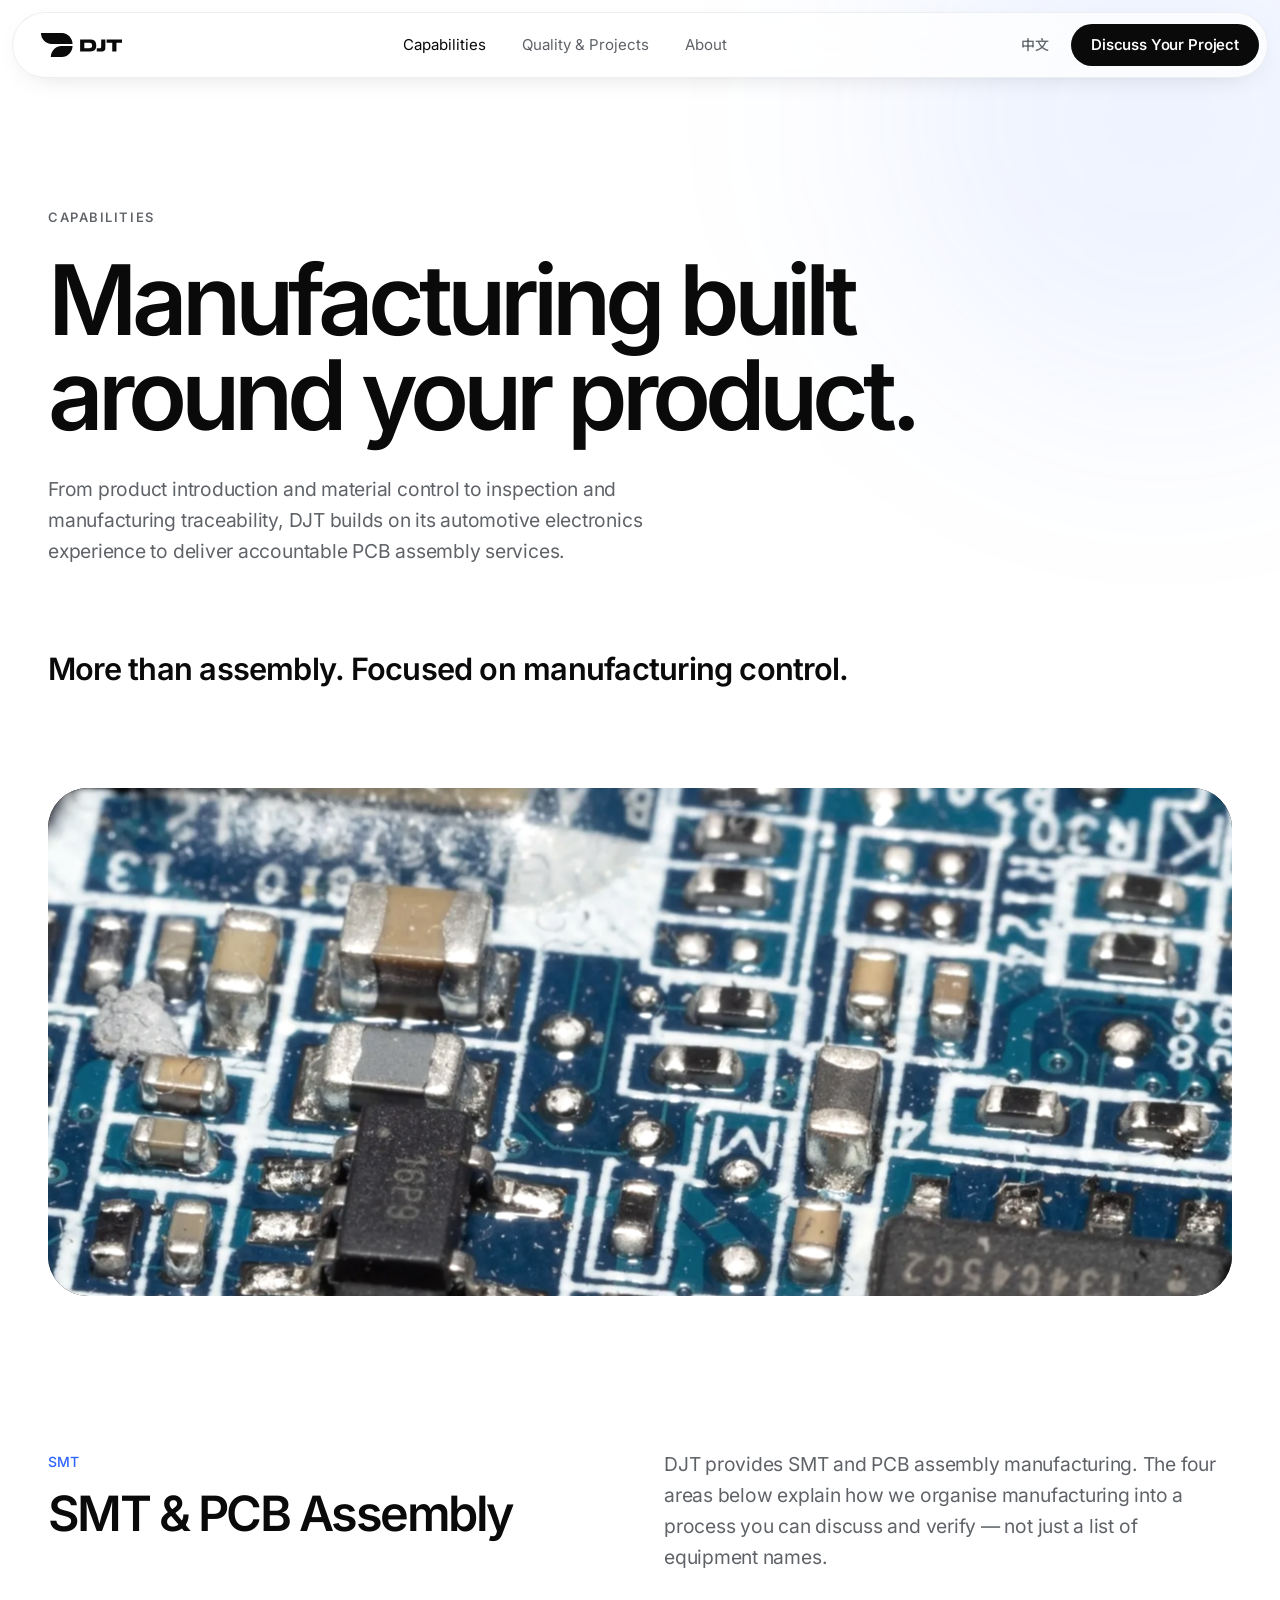
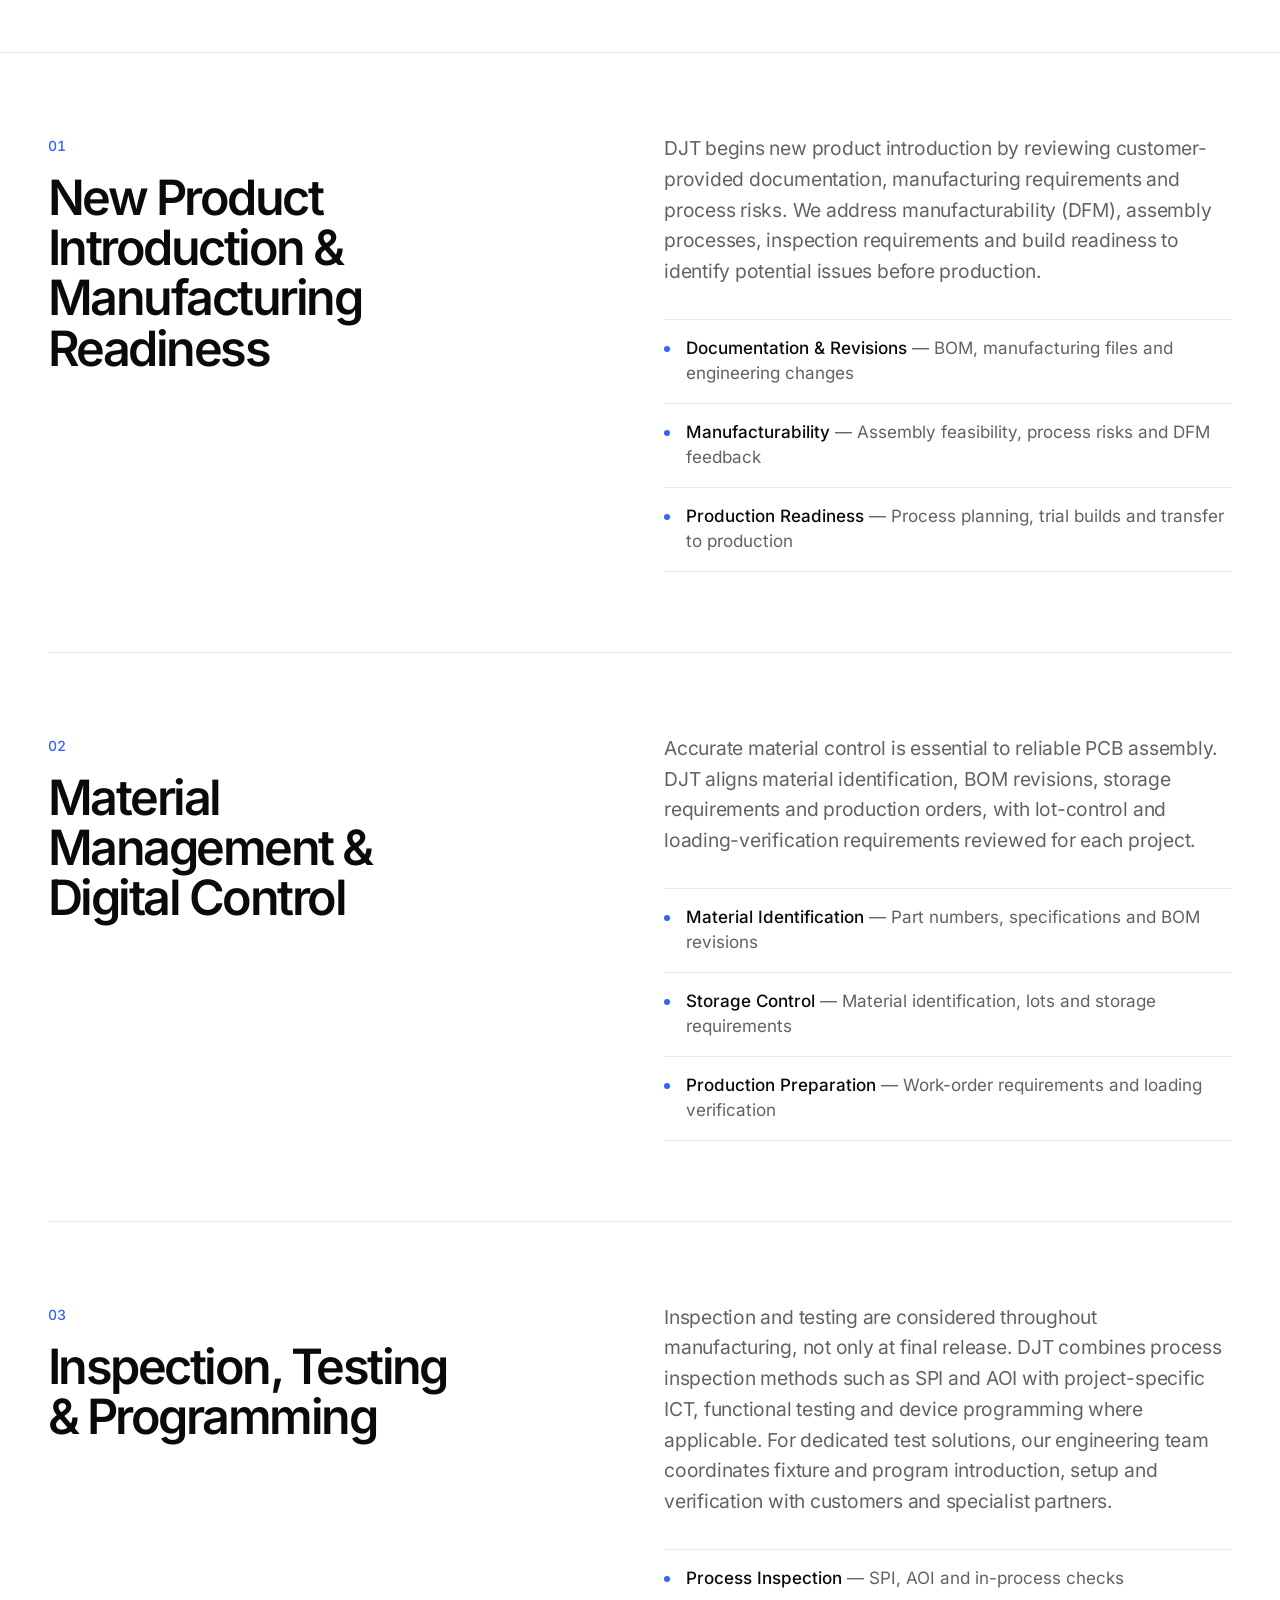
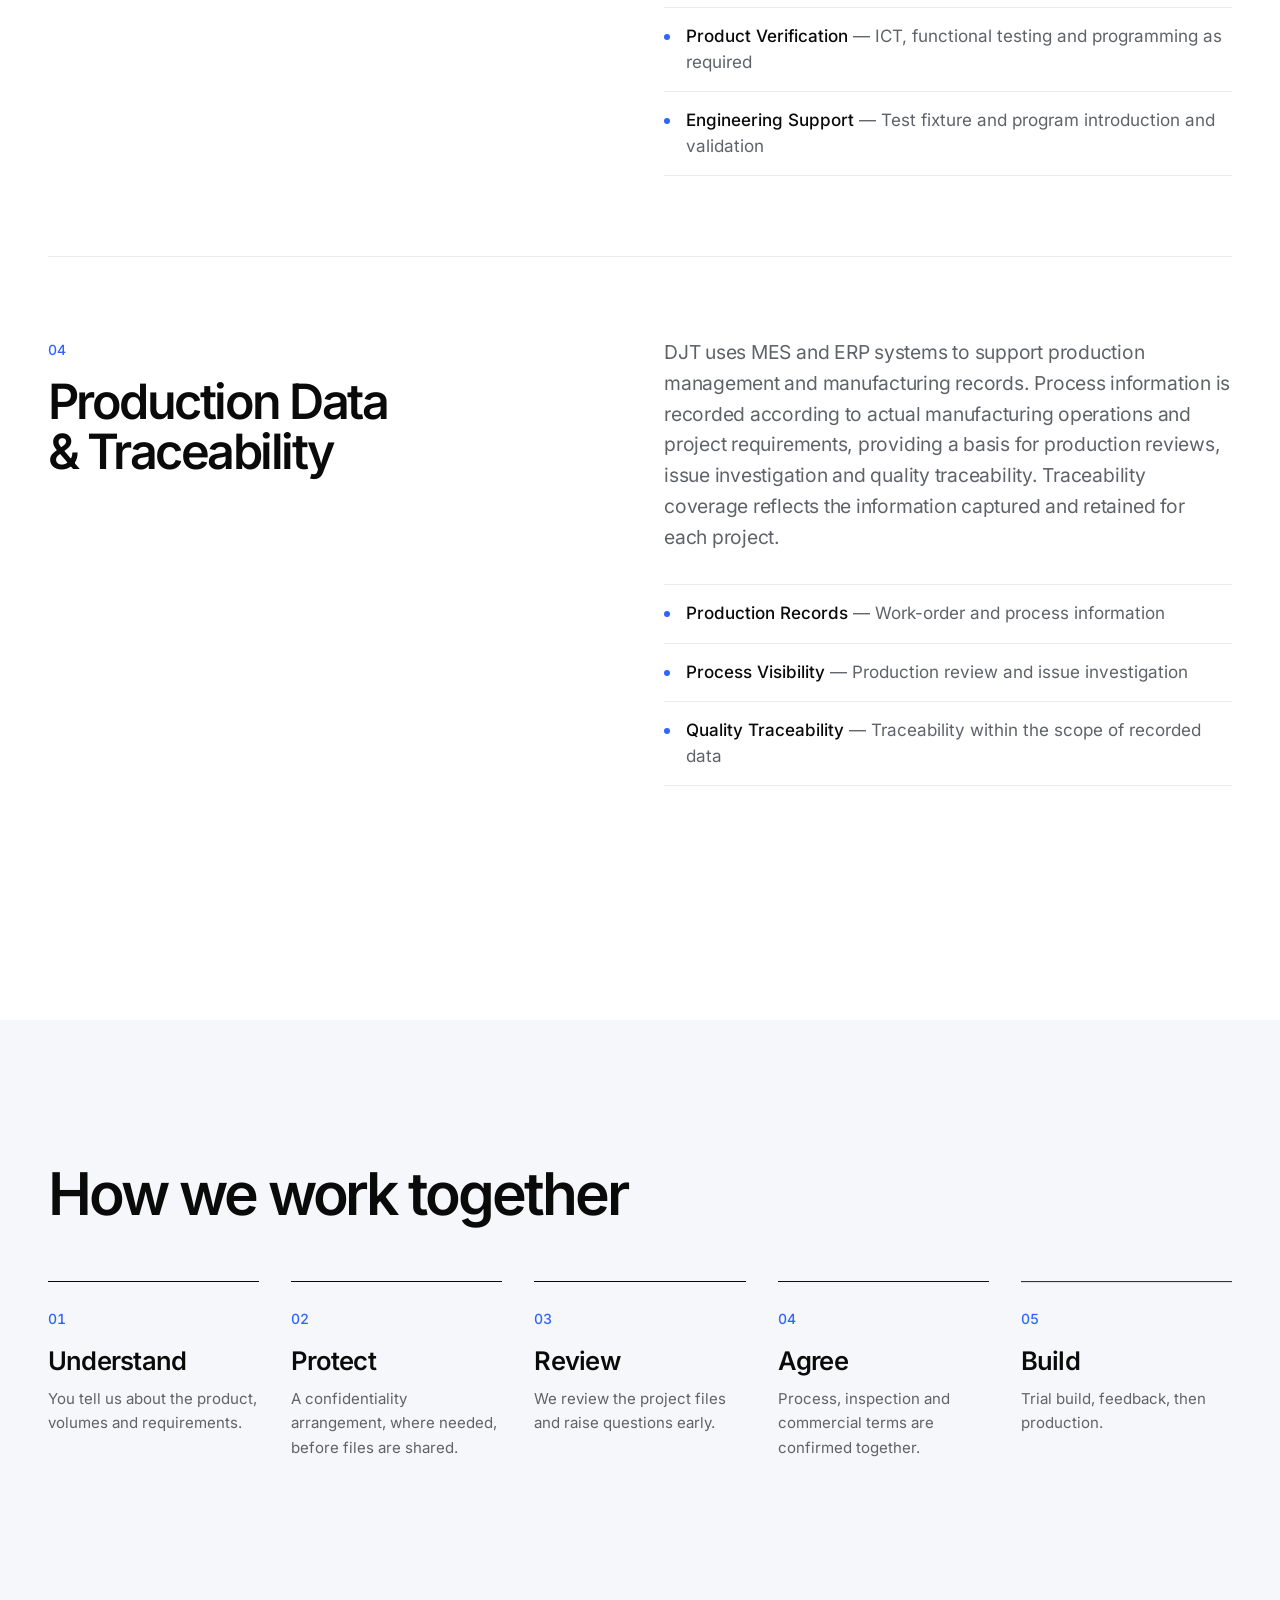
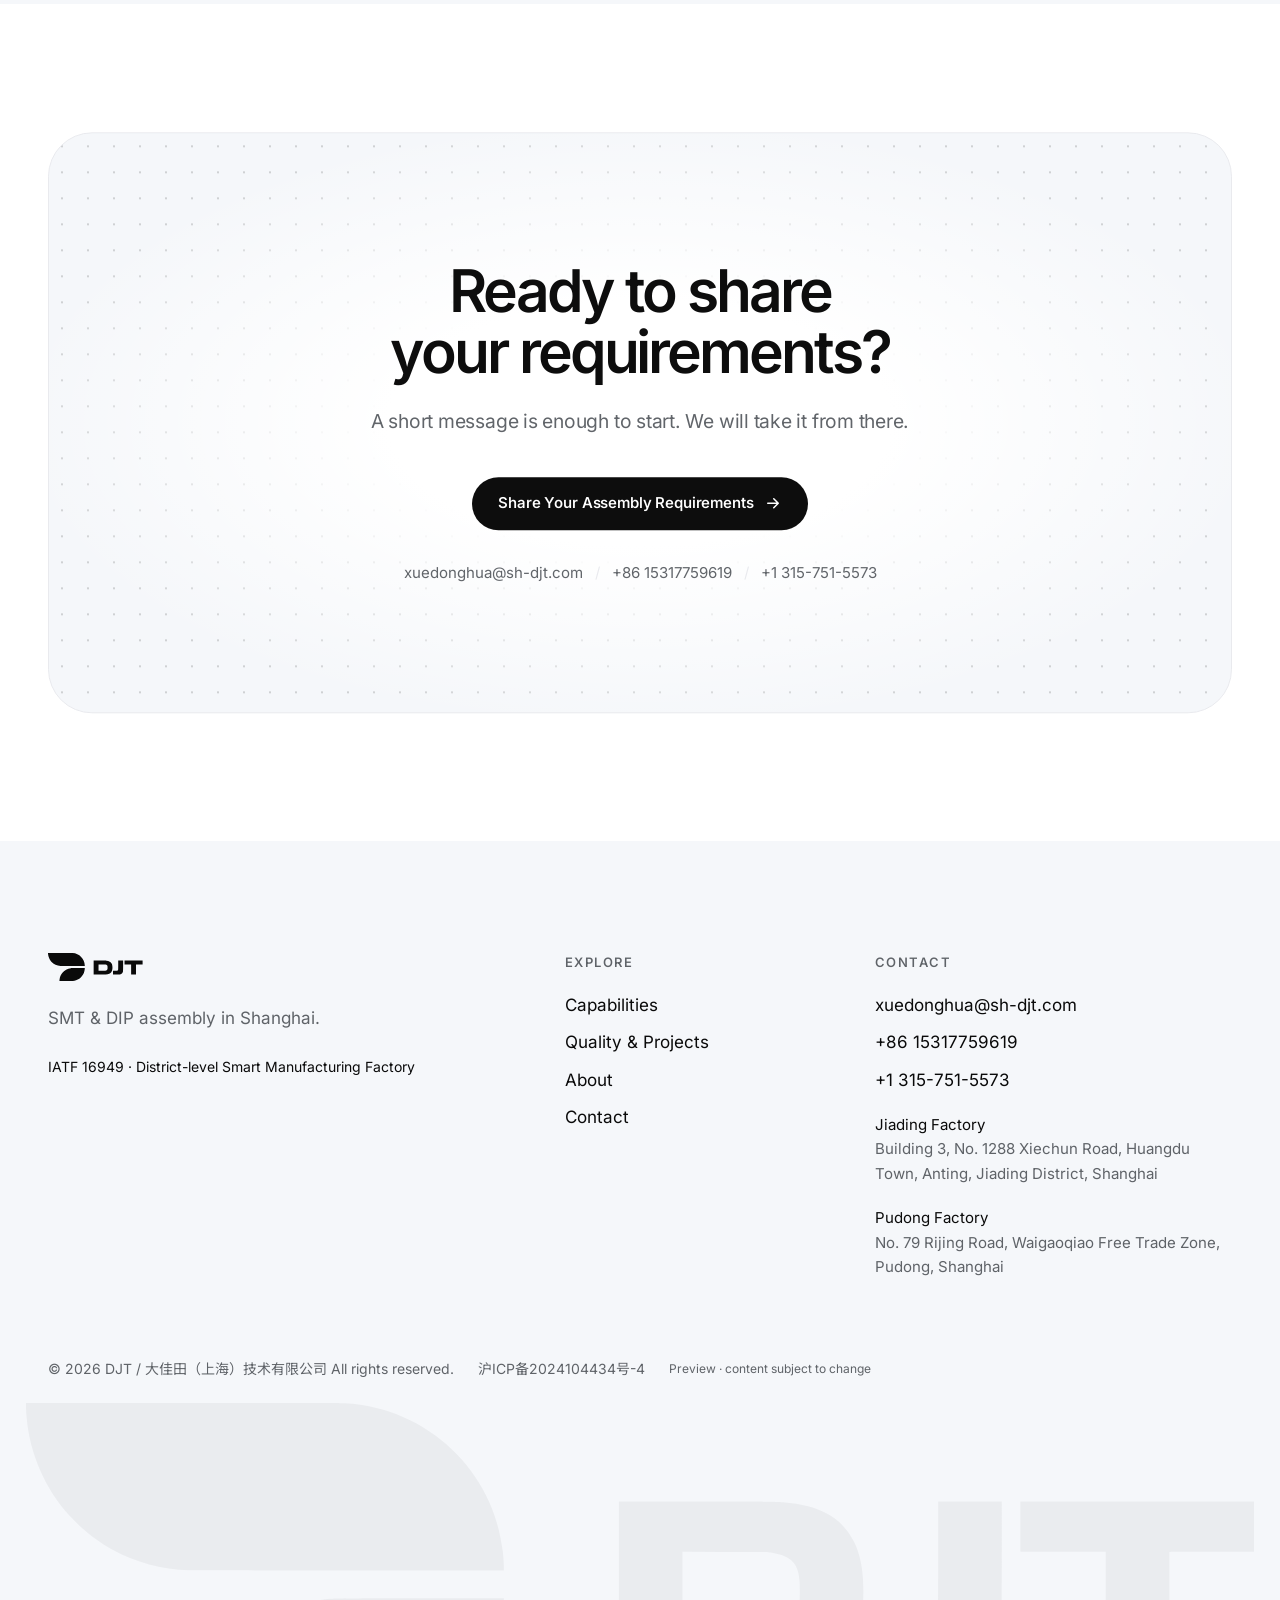
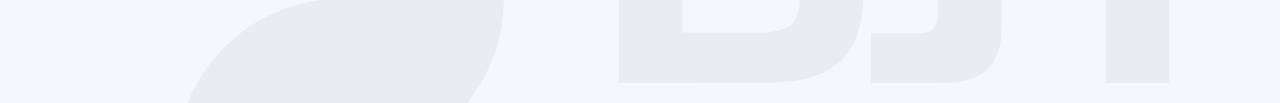
<file: capabilities/index.html>
<!DOCTYPE html><html lang="en"> <head><meta charset="utf-8"><script>
      // D-029: ordinary language links save the explicit choice before navigation.
      document.addEventListener('click', (event) => {
        const link = event.target instanceof Element ? event.target.closest('a[data-lang-switch]') : null;
        if (link) {
          try { localStorage.setItem('djt.lang', link.dataset.langSwitch); } catch {}
        }
      });

      (() => {
        // Exact language roots only; shared/bookmarked deep links always keep their URL.
        const path = location.pathname;
        if (path !== '/' && path !== '/zh/') return;
        let preferred;
        try { preferred = localStorage.getItem('djt.lang'); } catch {}
        if (preferred !== 'en' && preferred !== 'zh') {
          const languages = navigator.languages?.length ? navigator.languages : [navigator.language || ''];
          preferred = languages.some((language) => /^zh/i.test(language)) ? 'zh' : 'en';
        }
        const target = preferred === 'zh' ? '/zh/' : '/';
        if (path !== target) {
          location.replace(target + location.search + location.hash);
          return;
        }
        // Save only once the correct root has loaded, including after a successful redirect.
        try { localStorage.setItem('djt.lang', preferred); } catch {}
      })();
    </script><meta name="viewport" content="width=device-width, initial-scale=1"><title>Capabilities | DJT</title><meta name="description" content="NPI and manufacturing readiness, material management, inspection, testing and programming, and production data with traceability. Accountable PCB assembly built on automotive electronics experience."><meta name="robots" content="noindex, nofollow"><link rel="canonical" href="https://djt-technology.github.io/capabilities/"><link rel="alternate" hreflang="en" href="https://djt-technology.github.io/capabilities/"><link rel="alternate" hreflang="zh-CN" href="https://djt-technology.github.io/zh/capabilities/"><link rel="alternate" hreflang="x-default" href="https://djt-technology.github.io/capabilities/"><meta property="og:title" content="Capabilities | DJT"><meta property="og:description" content="NPI and manufacturing readiness, material management, inspection, testing and programming, and production data with traceability. Accountable PCB assembly built on automotive electronics experience."><meta property="og:type" content="website"><meta property="og:url" content="https://djt-technology.github.io/capabilities/"><meta name="theme-color" content="#ffffff"><link rel="icon" href="/favicon.svg" type="image/svg+xml"><script>
      // Motion is opt-in: only when the user has not asked for reduced motion.
      if (!matchMedia('(prefers-reduced-motion: reduce)').matches) document.documentElement.classList.add('motion');
    </script><link rel="stylesheet" href="/_astro/_slug_.B5eVkZcJ.css"></head> <body> <a href="#main" class="sr-only focus:not-sr-only focus:fixed focus:left-4 focus:top-4 focus:z-[60] focus:rounded-full focus:bg-white focus:px-4 focus:py-2">Skip to content</a> <header class="site fixed left-1/2 top-3 z-50 w-[min(1360px,calc(100%-24px))] rounded-full border border-line/80 bg-white/75 shadow-[0_8px_30px_-18px_rgb(0,0,0,0.25)] backdrop-blur-xl" style="translate:-50% 0"> <div class="flex h-14 items-center justify-between gap-4 pl-5 pr-2 md:h-16 md:pl-7"> <a href="/" aria-label="DJT" class="block shrink-0"><svg xmlns="http://www.w3.org/2000/svg" viewBox="0 0 5984 1771" fill="currentColor" class="h-5 w-auto md:h-6" role="img" aria-label="DJT"><path fill-rule="evenodd" d="M725 1752C725 1731 727 1701 731 1672C748 1523 807 1381 900 1264C1037 1091 1233 982 1450 957C1495 951 1470 952 1915 951L2327 951L2327 977C2326 991 2326 1005 2325 1007C2325 1009 2325 1017 2324 1024C2297 1344 2079 1622 1774 1727C1708 1749 1650 1761 1569 1769C1560 1770 1453 1770 1141 1771L725 1771L725 1752ZM2887 921L2887 480L3261 480C3631 480 3650 480 3688 483C3868 498 3972 556 4032 675C4064 740 4078 815 4078 920C4078 1044 4057 1134 4012 1204C3946 1304 3835 1352 3646 1362C3634 1363 3489 1363 3257 1363L2887 1363L2887 921ZM4114 1243L4114 1122L4244 1122L4374 1121L4382 1119C4411 1111 4430 1091 4438 1059C4442 1043 4442 1043 4442 757L4442 480L4597 480L4752 480L4752 803C4751 1103 4751 1128 4750 1141C4734 1268 4671 1337 4552 1357C4518 1363 4530 1362 4314 1363L4114 1363L4114 1243ZM5258 1044L5258 724L5051 724C4938 724 4844 724 4843 724C4842 724 4842 699 4842 602L4842 480L5413 480L5984 480L5984 602L5984 724L5780 724C5668 724 5576 724 5575 724C5574 725 5573 725 5571 725L5568 725L5568 1044L5568 1363L5413 1363L5258 1363L5258 1044ZM3596 1118C3599 1117 3606 1117 3612 1116C3664 1111 3707 1096 3729 1076C3747 1058 3760 1030 3765 994C3768 971 3769 911 3767 872C3763 785 3728 747 3638 731C3603 725 3604 725 3381 725L3197 724L3197 921C3197 1029 3197 1118 3198 1118C3199 1119 3587 1118 3596 1118ZM792 815C563 806 366 716 211 548C94 421 17 245 3 71C2 64 2 56 1 54C1 51 1 38 0 25L-0 0L769 0C1259 0 1544 0 1555 1C1980 25 2316 369 2327 792L2327 816L1563 816C1142 816 795 815 792 815Z"></path></svg></a> <nav class="hidden items-center gap-9 text-[15px] text-muted md:flex" aria-label="Main"> <a href="/capabilities/" class="transition-colors hover:text-ink text-ink">Capabilities</a><a href="/quality/" class="transition-colors hover:text-ink">Quality &amp; Projects</a><a href="/about/" class="transition-colors hover:text-ink">About</a> </nav> <div class="flex items-center gap-1.5 md:gap-2"> <a href="/zh/capabilities/" data-lang-switch="zh" hreflang="zh-CN" lang="zh-CN" title="切换到中文" class="rounded-full px-3.5 py-2 text-sm font-medium text-muted transition-colors hover:bg-soft hover:text-ink">中文</a> <a href="/contact/" class="btn hidden !px-5 !py-2.5 md:inline-flex">Discuss Your Project</a> <details class="group relative md:hidden"> <summary class="flex h-10 w-10 cursor-pointer list-none items-center justify-center rounded-full bg-ink text-white [&::-webkit-details-marker]:hidden" aria-label="Menu"> <svg width="18" height="18" viewBox="0 0 24 24" fill="none" stroke="currentColor" stroke-width="2" stroke-linecap="round"><path class="group-open:hidden" d="M4 8h16M4 16h16"></path><path class="hidden group-open:block" d="M6 6l12 12M18 6 6 18"></path></svg> </summary> <div class="absolute right-0 top-[calc(100%+12px)] w-[min(300px,calc(100vw-48px))] rounded-3xl border border-line bg-white p-3 shadow-2xl"> <a href="/capabilities/" class="block rounded-2xl px-4 py-3.5 text-[17px] font-medium hover:bg-soft">Capabilities</a><a href="/quality/" class="block rounded-2xl px-4 py-3.5 text-[17px] font-medium hover:bg-soft">Quality &amp; Projects</a><a href="/about/" class="block rounded-2xl px-4 py-3.5 text-[17px] font-medium hover:bg-soft">About</a><a href="/contact/" class="block rounded-2xl px-4 py-3.5 text-[17px] font-medium hover:bg-soft">Contact</a> </div> </details> </div> </div> </header> <main id="main"> <section class="relative overflow-hidden pb-6 pt-40 md:pt-52"> <div class="glow pointer-events-none absolute -right-40 -top-40 h-[560px] w-[560px] rounded-full bg-blue/8 blur-[110px]" aria-hidden="true"></div> <div class="wrap relative"> <p class="kicker rise" style="--i:0">Capabilities</p> <h1 class="display rise mt-6 max-w-[11em]" style="--i:1">Manufacturing built around your product.</h1> <p class="lead rise mt-8 max-w-2xl" style="--i:2">From product introduction and material control to inspection and manufacturing traceability, DJT builds on its automotive electronics experience to deliver accountable PCB assembly services.</p> </div> </section> <div class="wrap mt-10 md:mt-14" data-reveal> <p class="text-[clamp(22px,2.4vw,32px)] font-semibold tracking-tight text-ink">More than assembly. Focused on manufacturing control.</p> </div> <div class="wrap mt-16 md:mt-24" data-reveal> <figure class="photo aspect-[4/3] rounded-[40px] sm:aspect-[16/9] lg:aspect-[21/9]"> <img src="/_astro/board.gj6Odh4M_rnNrU.webp" srcset="/_astro/board.gj6Odh4M_ZSQ189.webp 800w, /_astro/board.gj6Odh4M_8S5t8.webp 1280w, /_astro/board.gj6Odh4M_Z24FRAS.webp 1920w" alt sizes="(min-width: 1024px) 1360px, 100vw" data-parallax loading="lazy" decoding="async" fetchpriority="auto" width="2000" height="2000" class="absolute inset-0">  </figure> </div> <section class="section"> <div class="wrap grid gap-8 border-b border-line pb-14 md:grid-cols-12 md:gap-12 md:pb-20" data-reveal> <div class="md:col-span-5"> <span class="text-sm font-medium text-blue">SMT</span> <h2 class="h2 mt-4 !text-[clamp(30px,3.8vw,54px)]">SMT &amp; PCB Assembly</h2> </div> <div class="md:col-span-6 md:col-start-7"> <p class="lead">DJT provides SMT and PCB assembly manufacturing. The four areas below explain how we organise manufacturing into a process you can discuss and verify — not just a list of equipment names.</p> </div> </div> <div class="wrap"> <article class="grid gap-8 border-t border-line py-14 first:border-t-0 md:grid-cols-12 md:gap-12 md:py-20"> <div class="md:col-span-5" data-reveal> <span class="text-sm font-medium tabular-nums text-blue">01</span> <h2 class="h2 mt-4 !text-[clamp(30px,3.8vw,54px)]">New Product Introduction &amp; Manufacturing Readiness</h2> </div> <div class="md:col-span-6 md:col-start-7" data-reveal> <p class="lead">DJT begins new product introduction by reviewing customer-provided documentation, manufacturing requirements and process risks. We address manufacturability (DFM), assembly processes, inspection requirements and build readiness to identify potential issues before production.</p> <ul class="mt-8 divide-y divide-line border-y border-line"> <li class="flex gap-4 py-4 text-[17px]"> <span class="mt-2.5 h-1.5 w-1.5 shrink-0 rounded-full bg-blue"></span> <span><span class="font-medium text-ink">Documentation &amp; Revisions</span><span class="text-muted"> — BOM, manufacturing files and engineering changes</span></span> </li><li class="flex gap-4 py-4 text-[17px]"> <span class="mt-2.5 h-1.5 w-1.5 shrink-0 rounded-full bg-blue"></span> <span><span class="font-medium text-ink">Manufacturability</span><span class="text-muted"> — Assembly feasibility, process risks and DFM feedback</span></span> </li><li class="flex gap-4 py-4 text-[17px]"> <span class="mt-2.5 h-1.5 w-1.5 shrink-0 rounded-full bg-blue"></span> <span><span class="font-medium text-ink">Production Readiness</span><span class="text-muted"> — Process planning, trial builds and transfer to production</span></span> </li> </ul> </div> </article><article class="grid gap-8 border-t border-line py-14 first:border-t-0 md:grid-cols-12 md:gap-12 md:py-20"> <div class="md:col-span-5" data-reveal> <span class="text-sm font-medium tabular-nums text-blue">02</span> <h2 class="h2 mt-4 !text-[clamp(30px,3.8vw,54px)]">Material Management &amp; Digital Control</h2> </div> <div class="md:col-span-6 md:col-start-7" data-reveal> <p class="lead">Accurate material control is essential to reliable PCB assembly. DJT aligns material identification, BOM revisions, storage requirements and production orders, with lot-control and loading-verification requirements reviewed for each project.</p> <ul class="mt-8 divide-y divide-line border-y border-line"> <li class="flex gap-4 py-4 text-[17px]"> <span class="mt-2.5 h-1.5 w-1.5 shrink-0 rounded-full bg-blue"></span> <span><span class="font-medium text-ink">Material Identification</span><span class="text-muted"> — Part numbers, specifications and BOM revisions</span></span> </li><li class="flex gap-4 py-4 text-[17px]"> <span class="mt-2.5 h-1.5 w-1.5 shrink-0 rounded-full bg-blue"></span> <span><span class="font-medium text-ink">Storage Control</span><span class="text-muted"> — Material identification, lots and storage requirements</span></span> </li><li class="flex gap-4 py-4 text-[17px]"> <span class="mt-2.5 h-1.5 w-1.5 shrink-0 rounded-full bg-blue"></span> <span><span class="font-medium text-ink">Production Preparation</span><span class="text-muted"> — Work-order requirements and loading verification</span></span> </li> </ul> </div> </article><article class="grid gap-8 border-t border-line py-14 first:border-t-0 md:grid-cols-12 md:gap-12 md:py-20"> <div class="md:col-span-5" data-reveal> <span class="text-sm font-medium tabular-nums text-blue">03</span> <h2 class="h2 mt-4 !text-[clamp(30px,3.8vw,54px)]">Inspection, Testing &amp; Programming</h2> </div> <div class="md:col-span-6 md:col-start-7" data-reveal> <p class="lead">Inspection and testing are considered throughout manufacturing, not only at final release. DJT combines process inspection methods such as SPI and AOI with project-specific ICT, functional testing and device programming where applicable. For dedicated test solutions, our engineering team coordinates fixture and program introduction, setup and verification with customers and specialist partners.</p> <ul class="mt-8 divide-y divide-line border-y border-line"> <li class="flex gap-4 py-4 text-[17px]"> <span class="mt-2.5 h-1.5 w-1.5 shrink-0 rounded-full bg-blue"></span> <span><span class="font-medium text-ink">Process Inspection</span><span class="text-muted"> — SPI, AOI and in-process checks</span></span> </li><li class="flex gap-4 py-4 text-[17px]"> <span class="mt-2.5 h-1.5 w-1.5 shrink-0 rounded-full bg-blue"></span> <span><span class="font-medium text-ink">Product Verification</span><span class="text-muted"> — ICT, functional testing and programming as required</span></span> </li><li class="flex gap-4 py-4 text-[17px]"> <span class="mt-2.5 h-1.5 w-1.5 shrink-0 rounded-full bg-blue"></span> <span><span class="font-medium text-ink">Engineering Support</span><span class="text-muted"> — Test fixture and program introduction and validation</span></span> </li> </ul> </div> </article><article class="grid gap-8 border-t border-line py-14 first:border-t-0 md:grid-cols-12 md:gap-12 md:py-20"> <div class="md:col-span-5" data-reveal> <span class="text-sm font-medium tabular-nums text-blue">04</span> <h2 class="h2 mt-4 !text-[clamp(30px,3.8vw,54px)]">Production Data &amp; Traceability</h2> </div> <div class="md:col-span-6 md:col-start-7" data-reveal> <p class="lead">DJT uses MES and ERP systems to support production management and manufacturing records. Process information is recorded according to actual manufacturing operations and project requirements, providing a basis for production reviews, issue investigation and quality traceability. Traceability coverage reflects the information captured and retained for each project.</p> <ul class="mt-8 divide-y divide-line border-y border-line"> <li class="flex gap-4 py-4 text-[17px]"> <span class="mt-2.5 h-1.5 w-1.5 shrink-0 rounded-full bg-blue"></span> <span><span class="font-medium text-ink">Production Records</span><span class="text-muted"> — Work-order and process information</span></span> </li><li class="flex gap-4 py-4 text-[17px]"> <span class="mt-2.5 h-1.5 w-1.5 shrink-0 rounded-full bg-blue"></span> <span><span class="font-medium text-ink">Process Visibility</span><span class="text-muted"> — Production review and issue investigation</span></span> </li><li class="flex gap-4 py-4 text-[17px]"> <span class="mt-2.5 h-1.5 w-1.5 shrink-0 rounded-full bg-blue"></span> <span><span class="font-medium text-ink">Quality Traceability</span><span class="text-muted"> — Traceability within the scope of recorded data</span></span> </li> </ul> </div> </article> </div> </section> <section class="bg-soft py-24 md:py-36"> <div class="wrap"> <h2 class="h2 max-w-[12em]" data-reveal>How we work together</h2> <ol class="mt-14 grid gap-x-8 gap-y-12 sm:grid-cols-2 lg:grid-cols-5"> <li class="border-t border-ink pt-6" data-reveal> <span class="text-sm font-medium tabular-nums text-blue">01</span> <h3 class="h3 mt-4">Understand</h3> <p class="mt-3 text-[15px] leading-relaxed text-muted">You tell us about the product, volumes and requirements.</p> </li><li class="border-t border-ink pt-6" data-reveal> <span class="text-sm font-medium tabular-nums text-blue">02</span> <h3 class="h3 mt-4">Protect</h3> <p class="mt-3 text-[15px] leading-relaxed text-muted">A confidentiality arrangement, where needed, before files are shared.</p> </li><li class="border-t border-ink pt-6" data-reveal> <span class="text-sm font-medium tabular-nums text-blue">03</span> <h3 class="h3 mt-4">Review</h3> <p class="mt-3 text-[15px] leading-relaxed text-muted">We review the project files and raise questions early.</p> </li><li class="border-t border-ink pt-6" data-reveal> <span class="text-sm font-medium tabular-nums text-blue">04</span> <h3 class="h3 mt-4">Agree</h3> <p class="mt-3 text-[15px] leading-relaxed text-muted">Process, inspection and commercial terms are confirmed together.</p> </li><li class="border-t border-ink pt-6" data-reveal> <span class="text-sm font-medium tabular-nums text-blue">05</span> <h3 class="h3 mt-4">Build</h3> <p class="mt-3 text-[15px] leading-relaxed text-muted">Trial build, feedback, then production.</p> </li> </ol> </div> </section> <div class="pt-24 md:pt-32"><section class="wrap pb-24 md:pb-32"> <div class="dots relative overflow-hidden rounded-[44px] border border-line bg-soft px-6 py-20 text-center md:py-32" data-reveal> <div class="pointer-events-none absolute inset-0 bg-[radial-gradient(ellipse_at_center,#fff_30%,transparent_75%)]" aria-hidden="true"></div> <div class="relative"> <h2 class="h2 mx-auto max-w-[18ch]">Ready to share your requirements?</h2> <p class="lead mx-auto mt-6 max-w-xl">A short message is enough to start. We will take it from there.</p> <div class="mt-10 flex flex-wrap items-center justify-center gap-3"> <a href="/contact/" class="btn">Share Your Assembly Requirements<svg width="18" height="18" viewBox="0 0 24 24" fill="none" stroke="currentColor" stroke-width="2" stroke-linecap="round" stroke-linejoin="round" aria-hidden="true"><path d="M5 12h14m-6-6 6 6-6 6"></path></svg></a> </div> <p class="mt-8 flex flex-col items-center justify-center gap-2 text-[15px] text-muted sm:flex-row sm:flex-wrap sm:gap-x-0 sm:gap-y-1"> <a class="hover:text-ink" href="mailto:xuedonghua@sh-djt.com">xuedonghua@sh-djt.com</a> <span class="contents"> <span class="mx-3 hidden text-line sm:inline" aria-hidden="true">/</span> <a class="hover:text-ink" href="tel:+8615317759619">+86 15317759619</a> </span><span class="contents"> <span class="mx-3 hidden text-line sm:inline" aria-hidden="true">/</span> <a class="hover:text-ink" href="tel:+1315-751-5573">+1 315-751-5573</a> </span> </p> </div> </div> </section></div> </main> <footer class="relative overflow-hidden bg-soft"> <div class="wrap pt-20 md:pt-28"> <div class="grid gap-14 md:grid-cols-12"> <div class="md:col-span-5"> <svg xmlns="http://www.w3.org/2000/svg" viewBox="0 0 5984 1771" fill="currentColor" class="h-7 w-auto" role="img" aria-label="DJT"><path fill-rule="evenodd" d="M725 1752C725 1731 727 1701 731 1672C748 1523 807 1381 900 1264C1037 1091 1233 982 1450 957C1495 951 1470 952 1915 951L2327 951L2327 977C2326 991 2326 1005 2325 1007C2325 1009 2325 1017 2324 1024C2297 1344 2079 1622 1774 1727C1708 1749 1650 1761 1569 1769C1560 1770 1453 1770 1141 1771L725 1771L725 1752ZM2887 921L2887 480L3261 480C3631 480 3650 480 3688 483C3868 498 3972 556 4032 675C4064 740 4078 815 4078 920C4078 1044 4057 1134 4012 1204C3946 1304 3835 1352 3646 1362C3634 1363 3489 1363 3257 1363L2887 1363L2887 921ZM4114 1243L4114 1122L4244 1122L4374 1121L4382 1119C4411 1111 4430 1091 4438 1059C4442 1043 4442 1043 4442 757L4442 480L4597 480L4752 480L4752 803C4751 1103 4751 1128 4750 1141C4734 1268 4671 1337 4552 1357C4518 1363 4530 1362 4314 1363L4114 1363L4114 1243ZM5258 1044L5258 724L5051 724C4938 724 4844 724 4843 724C4842 724 4842 699 4842 602L4842 480L5413 480L5984 480L5984 602L5984 724L5780 724C5668 724 5576 724 5575 724C5574 725 5573 725 5571 725L5568 725L5568 1044L5568 1363L5413 1363L5258 1363L5258 1044ZM3596 1118C3599 1117 3606 1117 3612 1116C3664 1111 3707 1096 3729 1076C3747 1058 3760 1030 3765 994C3768 971 3769 911 3767 872C3763 785 3728 747 3638 731C3603 725 3604 725 3381 725L3197 724L3197 921C3197 1029 3197 1118 3198 1118C3199 1119 3587 1118 3596 1118ZM792 815C563 806 366 716 211 548C94 421 17 245 3 71C2 64 2 56 1 54C1 51 1 38 0 25L-0 0L769 0C1259 0 1544 0 1555 1C1980 25 2316 369 2327 792L2327 816L1563 816C1142 816 795 815 792 815Z"></path></svg> <p class="mt-6 max-w-sm text-[17px] leading-relaxed text-muted">SMT &amp; DIP assembly in Shanghai.</p> <p class="mt-6 text-sm text-ink">IATF 16949 · District-level Smart Manufacturing Factory</p> </div> <nav class="md:col-span-3" aria-label="Footer"> <p class="kicker mb-5 !text-muted">Explore</p> <ul class="space-y-3 text-[17px]"> <li><a href="/capabilities/" class="transition-colors hover:text-blue">Capabilities</a></li><li><a href="/quality/" class="transition-colors hover:text-blue">Quality &amp; Projects</a></li><li><a href="/about/" class="transition-colors hover:text-blue">About</a></li><li><a href="/contact/" class="transition-colors hover:text-blue">Contact</a></li> </ul> </nav> <div class="md:col-span-4"> <p class="kicker mb-5 !text-muted">Contact</p> <ul class="space-y-3 text-[17px]"> <li><a href="mailto:xuedonghua@sh-djt.com" class="transition-colors hover:text-blue">xuedonghua@sh-djt.com</a></li> <li><a href="tel:+8615317759619" class="transition-colors hover:text-blue">+86 15317759619</a></li><li><a href="tel:+1315-751-5573" class="transition-colors hover:text-blue">+1 315-751-5573</a></li> <li class="pt-2 text-[15px] leading-relaxed text-muted"><span class="text-ink">Jiading Factory</span><br>Building 3, No. 1288 Xiechun Road, Huangdu Town, Anting, Jiading District, Shanghai</li><li class="pt-2 text-[15px] leading-relaxed text-muted"><span class="text-ink">Pudong Factory</span><br>No. 79 Rijing Road, Waigaoqiao Free Trade Zone, Pudong, Shanghai</li> </ul> </div> </div> <div class="mt-20 flex flex-col gap-2 pb-6 text-sm text-muted sm:flex-row sm:flex-wrap sm:items-center sm:gap-x-6 sm:gap-y-2"> <p> © 2026 DJT / 大佳田（上海）技术有限公司  All rights reserved. </p> <p> <a href="https://beian.miit.gov.cn/" target="_blank" rel="noopener noreferrer" class="transition-colors hover:text-blue">沪ICP备2024104434号-4</a> </p> <p class="text-xs">Preview · content subject to change</p> </div> </div> <div class="pointer-events-none select-none mt-0 -mb-[5vw] px-[2vw] text-ink/[0.045]" aria-hidden="true"><svg xmlns="http://www.w3.org/2000/svg" viewBox="0 0 5984 1771" fill="currentColor" class="h-auto w-full" role="img" aria-label="DJT"><path fill-rule="evenodd" d="M725 1752C725 1731 727 1701 731 1672C748 1523 807 1381 900 1264C1037 1091 1233 982 1450 957C1495 951 1470 952 1915 951L2327 951L2327 977C2326 991 2326 1005 2325 1007C2325 1009 2325 1017 2324 1024C2297 1344 2079 1622 1774 1727C1708 1749 1650 1761 1569 1769C1560 1770 1453 1770 1141 1771L725 1771L725 1752ZM2887 921L2887 480L3261 480C3631 480 3650 480 3688 483C3868 498 3972 556 4032 675C4064 740 4078 815 4078 920C4078 1044 4057 1134 4012 1204C3946 1304 3835 1352 3646 1362C3634 1363 3489 1363 3257 1363L2887 1363L2887 921ZM4114 1243L4114 1122L4244 1122L4374 1121L4382 1119C4411 1111 4430 1091 4438 1059C4442 1043 4442 1043 4442 757L4442 480L4597 480L4752 480L4752 803C4751 1103 4751 1128 4750 1141C4734 1268 4671 1337 4552 1357C4518 1363 4530 1362 4314 1363L4114 1363L4114 1243ZM5258 1044L5258 724L5051 724C4938 724 4844 724 4843 724C4842 724 4842 699 4842 602L4842 480L5413 480L5984 480L5984 602L5984 724L5780 724C5668 724 5576 724 5575 724C5574 725 5573 725 5571 725L5568 725L5568 1044L5568 1363L5413 1363L5258 1363L5258 1044ZM3596 1118C3599 1117 3606 1117 3612 1116C3664 1111 3707 1096 3729 1076C3747 1058 3760 1030 3765 994C3768 971 3769 911 3767 872C3763 785 3728 747 3638 731C3603 725 3604 725 3381 725L3197 724L3197 921C3197 1029 3197 1118 3198 1118C3199 1119 3587 1118 3596 1118ZM792 815C563 806 366 716 211 548C94 421 17 245 3 71C2 64 2 56 1 54C1 51 1 38 0 25L-0 0L769 0C1259 0 1544 0 1555 1C1980 25 2316 369 2327 792L2327 816L1563 816C1142 816 795 815 792 815Z"></path></svg></div> </footer> <script type="module" src="/_astro/Base.astro_astro_type_script_index_0_lang.Cr2k9Nd1.js"></script> </body> </html>
</file>
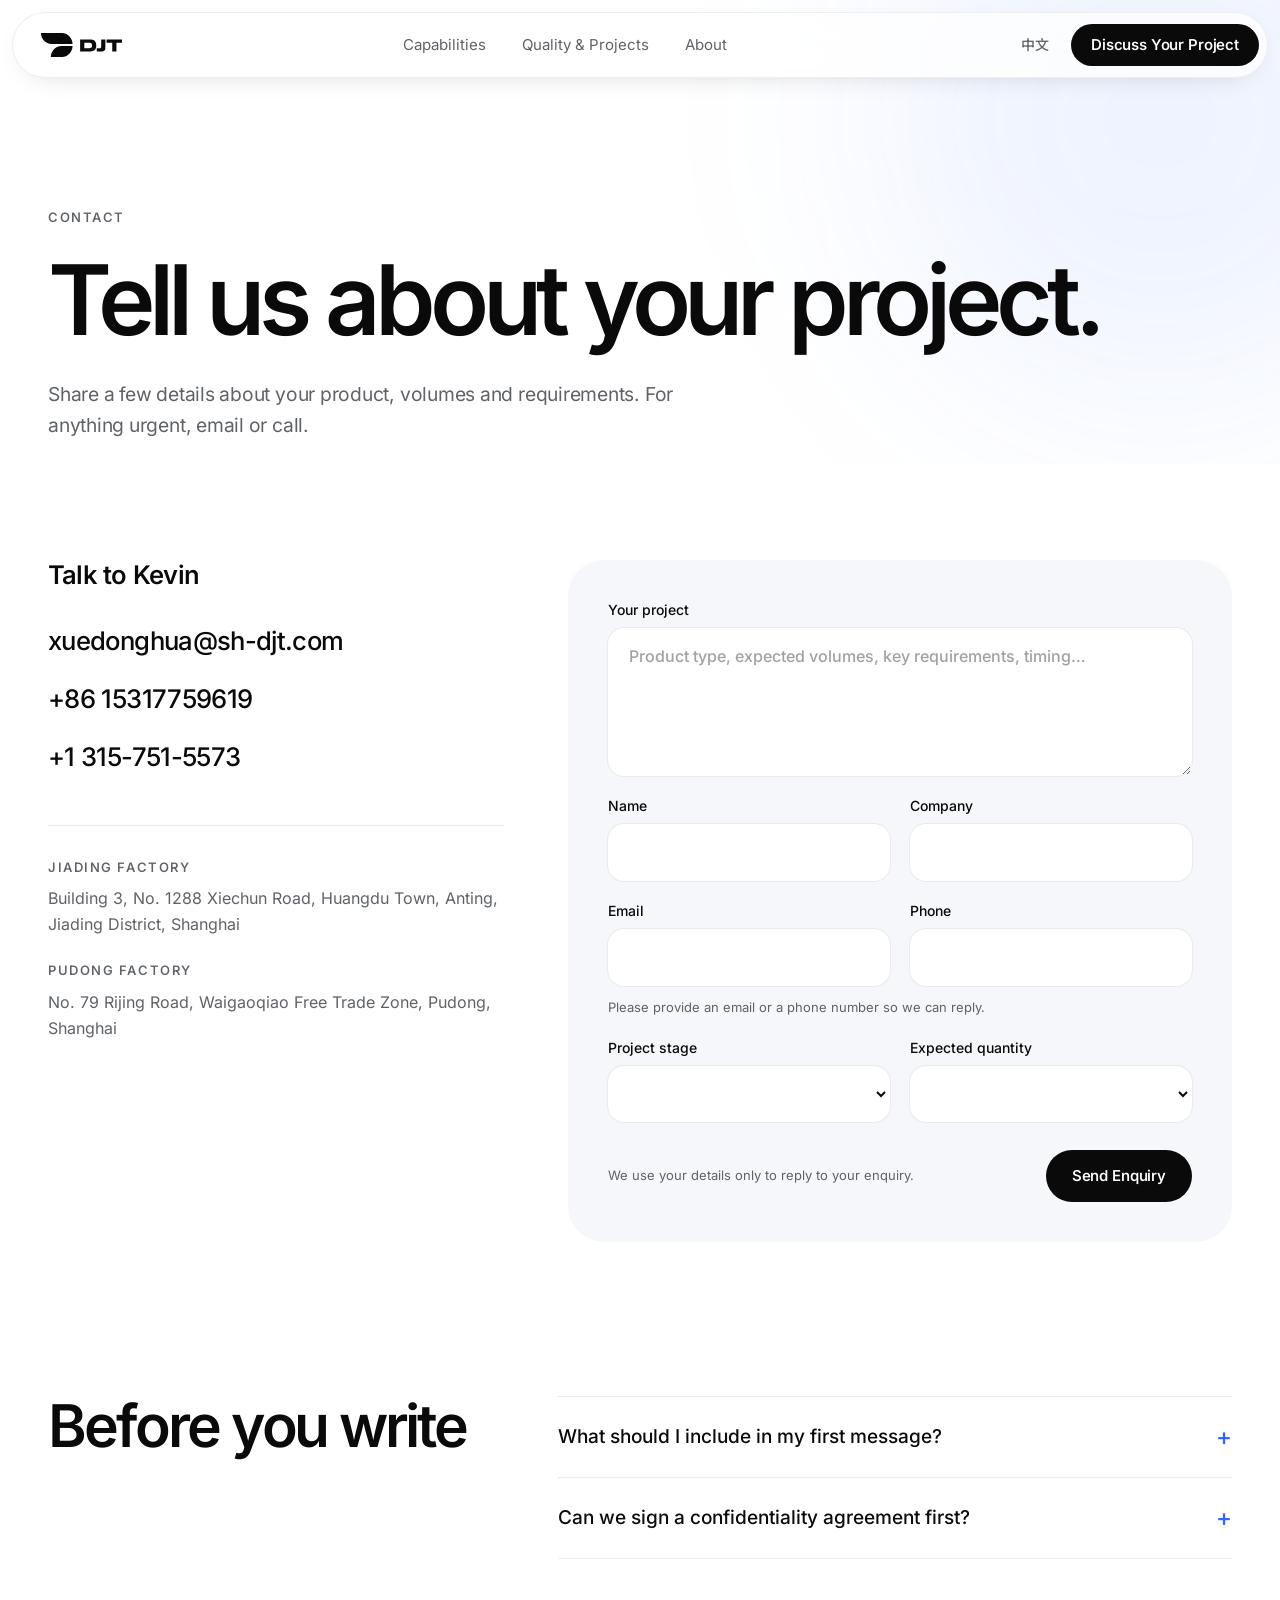
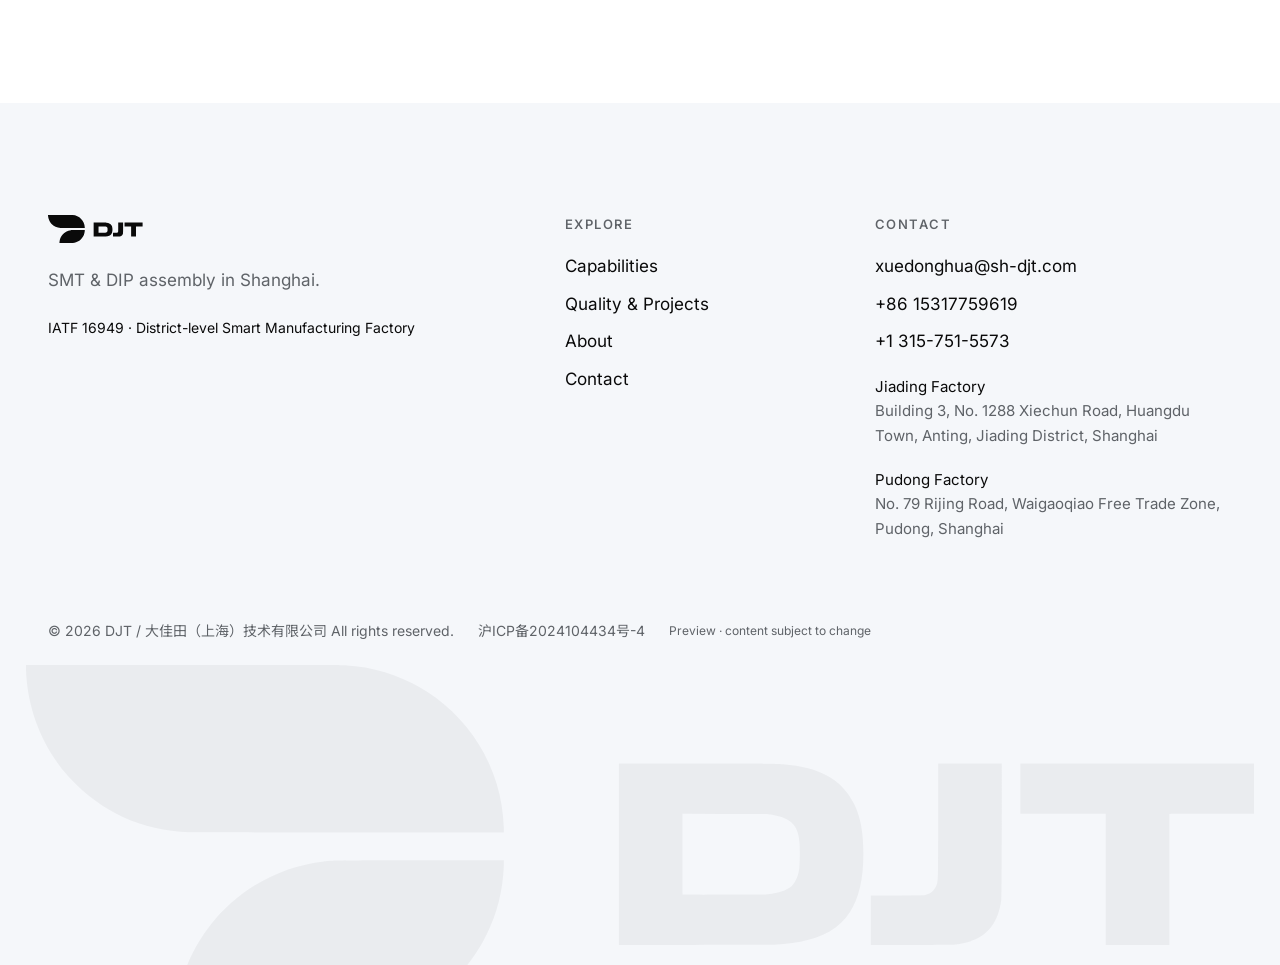
<file: contact/index.html>
<!DOCTYPE html><html lang="en"> <head><meta charset="utf-8"><script>
      // D-029: ordinary language links save the explicit choice before navigation.
      document.addEventListener('click', (event) => {
        const link = event.target instanceof Element ? event.target.closest('a[data-lang-switch]') : null;
        if (link) {
          try { localStorage.setItem('djt.lang', link.dataset.langSwitch); } catch {}
        }
      });

      (() => {
        // Exact language roots only; shared/bookmarked deep links always keep their URL.
        const path = location.pathname;
        if (path !== '/' && path !== '/zh/') return;
        let preferred;
        try { preferred = localStorage.getItem('djt.lang'); } catch {}
        if (preferred !== 'en' && preferred !== 'zh') {
          const languages = navigator.languages?.length ? navigator.languages : [navigator.language || ''];
          preferred = languages.some((language) => /^zh/i.test(language)) ? 'zh' : 'en';
        }
        const target = preferred === 'zh' ? '/zh/' : '/';
        if (path !== target) {
          location.replace(target + location.search + location.hash);
          return;
        }
        // Save only once the correct root has loaded, including after a successful redirect.
        try { localStorage.setItem('djt.lang', preferred); } catch {}
      })();
    </script><meta name="viewport" content="width=device-width, initial-scale=1"><title>Contact | DJT</title><meta name="description" content="Tell DJT about your product, volumes and requirements. Email, phone and a short enquiry form."><meta name="robots" content="noindex, nofollow"><link rel="canonical" href="https://djt-technology.github.io/contact/"><link rel="alternate" hreflang="en" href="https://djt-technology.github.io/contact/"><link rel="alternate" hreflang="zh-CN" href="https://djt-technology.github.io/zh/contact/"><link rel="alternate" hreflang="x-default" href="https://djt-technology.github.io/contact/"><meta property="og:title" content="Contact | DJT"><meta property="og:description" content="Tell DJT about your product, volumes and requirements. Email, phone and a short enquiry form."><meta property="og:type" content="website"><meta property="og:url" content="https://djt-technology.github.io/contact/"><meta name="theme-color" content="#ffffff"><link rel="icon" href="/favicon.svg" type="image/svg+xml"><script>
      // Motion is opt-in: only when the user has not asked for reduced motion.
      if (!matchMedia('(prefers-reduced-motion: reduce)').matches) document.documentElement.classList.add('motion');
    </script><link rel="stylesheet" href="/_astro/_slug_.B5eVkZcJ.css"></head> <body> <a href="#main" class="sr-only focus:not-sr-only focus:fixed focus:left-4 focus:top-4 focus:z-[60] focus:rounded-full focus:bg-white focus:px-4 focus:py-2">Skip to content</a> <header class="site fixed left-1/2 top-3 z-50 w-[min(1360px,calc(100%-24px))] rounded-full border border-line/80 bg-white/75 shadow-[0_8px_30px_-18px_rgb(0,0,0,0.25)] backdrop-blur-xl" style="translate:-50% 0"> <div class="flex h-14 items-center justify-between gap-4 pl-5 pr-2 md:h-16 md:pl-7"> <a href="/" aria-label="DJT" class="block shrink-0"><svg xmlns="http://www.w3.org/2000/svg" viewBox="0 0 5984 1771" fill="currentColor" class="h-5 w-auto md:h-6" role="img" aria-label="DJT"><path fill-rule="evenodd" d="M725 1752C725 1731 727 1701 731 1672C748 1523 807 1381 900 1264C1037 1091 1233 982 1450 957C1495 951 1470 952 1915 951L2327 951L2327 977C2326 991 2326 1005 2325 1007C2325 1009 2325 1017 2324 1024C2297 1344 2079 1622 1774 1727C1708 1749 1650 1761 1569 1769C1560 1770 1453 1770 1141 1771L725 1771L725 1752ZM2887 921L2887 480L3261 480C3631 480 3650 480 3688 483C3868 498 3972 556 4032 675C4064 740 4078 815 4078 920C4078 1044 4057 1134 4012 1204C3946 1304 3835 1352 3646 1362C3634 1363 3489 1363 3257 1363L2887 1363L2887 921ZM4114 1243L4114 1122L4244 1122L4374 1121L4382 1119C4411 1111 4430 1091 4438 1059C4442 1043 4442 1043 4442 757L4442 480L4597 480L4752 480L4752 803C4751 1103 4751 1128 4750 1141C4734 1268 4671 1337 4552 1357C4518 1363 4530 1362 4314 1363L4114 1363L4114 1243ZM5258 1044L5258 724L5051 724C4938 724 4844 724 4843 724C4842 724 4842 699 4842 602L4842 480L5413 480L5984 480L5984 602L5984 724L5780 724C5668 724 5576 724 5575 724C5574 725 5573 725 5571 725L5568 725L5568 1044L5568 1363L5413 1363L5258 1363L5258 1044ZM3596 1118C3599 1117 3606 1117 3612 1116C3664 1111 3707 1096 3729 1076C3747 1058 3760 1030 3765 994C3768 971 3769 911 3767 872C3763 785 3728 747 3638 731C3603 725 3604 725 3381 725L3197 724L3197 921C3197 1029 3197 1118 3198 1118C3199 1119 3587 1118 3596 1118ZM792 815C563 806 366 716 211 548C94 421 17 245 3 71C2 64 2 56 1 54C1 51 1 38 0 25L-0 0L769 0C1259 0 1544 0 1555 1C1980 25 2316 369 2327 792L2327 816L1563 816C1142 816 795 815 792 815Z"></path></svg></a> <nav class="hidden items-center gap-9 text-[15px] text-muted md:flex" aria-label="Main"> <a href="/capabilities/" class="transition-colors hover:text-ink">Capabilities</a><a href="/quality/" class="transition-colors hover:text-ink">Quality &amp; Projects</a><a href="/about/" class="transition-colors hover:text-ink">About</a> </nav> <div class="flex items-center gap-1.5 md:gap-2"> <a href="/zh/contact/" data-lang-switch="zh" hreflang="zh-CN" lang="zh-CN" title="切换到中文" class="rounded-full px-3.5 py-2 text-sm font-medium text-muted transition-colors hover:bg-soft hover:text-ink">中文</a> <a href="/contact/" class="btn hidden !px-5 !py-2.5 md:inline-flex">Discuss Your Project</a> <details class="group relative md:hidden"> <summary class="flex h-10 w-10 cursor-pointer list-none items-center justify-center rounded-full bg-ink text-white [&::-webkit-details-marker]:hidden" aria-label="Menu"> <svg width="18" height="18" viewBox="0 0 24 24" fill="none" stroke="currentColor" stroke-width="2" stroke-linecap="round"><path class="group-open:hidden" d="M4 8h16M4 16h16"></path><path class="hidden group-open:block" d="M6 6l12 12M18 6 6 18"></path></svg> </summary> <div class="absolute right-0 top-[calc(100%+12px)] w-[min(300px,calc(100vw-48px))] rounded-3xl border border-line bg-white p-3 shadow-2xl"> <a href="/capabilities/" class="block rounded-2xl px-4 py-3.5 text-[17px] font-medium hover:bg-soft">Capabilities</a><a href="/quality/" class="block rounded-2xl px-4 py-3.5 text-[17px] font-medium hover:bg-soft">Quality &amp; Projects</a><a href="/about/" class="block rounded-2xl px-4 py-3.5 text-[17px] font-medium hover:bg-soft">About</a><a href="/contact/" class="block rounded-2xl px-4 py-3.5 text-[17px] font-medium hover:bg-soft">Contact</a> </div> </details> </div> </div> </header> <main id="main"> <section class="relative overflow-hidden pb-6 pt-40 md:pt-52"> <div class="glow pointer-events-none absolute -right-40 -top-40 h-[560px] w-[560px] rounded-full bg-blue/8 blur-[110px]" aria-hidden="true"></div> <div class="wrap relative"> <p class="kicker rise" style="--i:0">Contact</p> <h1 class="display rise mt-6 max-w-[11em]" style="--i:1">Tell us about your project.</h1> <p class="lead rise mt-8 max-w-2xl" style="--i:2">Share a few details about your product, volumes and requirements. For anything urgent, email or call.</p> </div> </section> <section class="section !pt-16 md:!pt-24"> <div class="wrap grid gap-14 md:grid-cols-12 md:gap-16"> <aside class="md:col-span-5" data-reveal> <h2 class="h3">Talk to Kevin</h2> <ul class="mt-8 space-y-5 text-[clamp(20px,2vw,26px)] font-medium tracking-tight"> <li><a class="transition-colors hover:text-blue" href="mailto:xuedonghua@sh-djt.com">xuedonghua@sh-djt.com</a></li> <li><a class="transition-colors hover:text-blue" href="tel:+8615317759619">+86 15317759619</a></li><li><a class="transition-colors hover:text-blue" href="tel:+1315-751-5573">+1 315-751-5573</a></li> </ul> <ul class="mt-12 space-y-6 border-t border-line pt-8"> <li><p class="kicker !text-muted">Jiading Factory</p><p class="mt-2 leading-relaxed text-muted">Building 3, No. 1288 Xiechun Road, Huangdu Town, Anting, Jiading District, Shanghai</p></li><li><p class="kicker !text-muted">Pudong Factory</p><p class="mt-2 leading-relaxed text-muted">No. 79 Rijing Road, Waigaoqiao Free Trade Zone, Pudong, Shanghai</p></li> </ul> </aside> <div class="rounded-[36px] bg-soft p-6 sm:p-10 md:col-span-7" data-reveal> <style>astro-island,astro-slot,astro-static-slot{display:contents}</style><script>(()=>{var a=(s,i,o)=>{let r=async()=>{await(await s())()},t=typeof i.value=="object"?i.value:void 0,c={rootMargin:t==null?void 0:t.rootMargin},n=new IntersectionObserver(e=>{for(let l of e)if(l.isIntersecting){n.disconnect(),r();break}},c);for(let e of o.children)n.observe(e)};(self.Astro||(self.Astro={})).visible=a;window.dispatchEvent(new Event("astro:visible"));})();</script><script>(()=>{var A=Object.defineProperty;var g=(i,o,a)=>o in i?A(i,o,{enumerable:!0,configurable:!0,writable:!0,value:a}):i[o]=a;var d=(i,o,a)=>g(i,typeof o!="symbol"?o+"":o,a);{let i={0:t=>m(t),1:t=>a(t),2:t=>new RegExp(t),3:t=>new Date(t),4:t=>new Map(a(t)),5:t=>new Set(a(t)),6:t=>BigInt(t),7:t=>new URL(t),8:t=>new Uint8Array(t),9:t=>new Uint16Array(t),10:t=>new Uint32Array(t),11:t=>1/0*t},o=t=>{let[l,e]=t;return l in i?i[l](e):void 0},a=t=>t.map(o),m=t=>typeof t!="object"||t===null?t:Object.fromEntries(Object.entries(t).map(([l,e])=>[l,o(e)]));class y extends HTMLElement{constructor(){super(...arguments);d(this,"Component");d(this,"hydrator");d(this,"hydrate",async()=>{var b;if(!this.hydrator||!this.isConnected)return;let e=(b=this.parentElement)==null?void 0:b.closest("astro-island[ssr]");if(e){e.addEventListener("astro:hydrate",this.hydrate,{once:!0});return}let c=this.querySelectorAll("astro-slot"),n={},h=this.querySelectorAll("template[data-astro-template]");for(let r of h){let s=r.closest(this.tagName);s!=null&&s.isSameNode(this)&&(n[r.getAttribute("data-astro-template")||"default"]=r.innerHTML,r.remove())}for(let r of c){let s=r.closest(this.tagName);s!=null&&s.isSameNode(this)&&(n[r.getAttribute("name")||"default"]=r.innerHTML)}let p;try{p=this.hasAttribute("props")?m(JSON.parse(this.getAttribute("props"))):{}}catch(r){let s=this.getAttribute("component-url")||"<unknown>",v=this.getAttribute("component-export");throw v&&(s+=` (export ${v})`),console.error(`[hydrate] Error parsing props for component ${s}`,this.getAttribute("props"),r),r}let u;await this.hydrator(this)(this.Component,p,n,{client:this.getAttribute("client")}),this.removeAttribute("ssr"),this.dispatchEvent(new CustomEvent("astro:hydrate"))});d(this,"unmount",()=>{this.isConnected||this.dispatchEvent(new CustomEvent("astro:unmount"))})}disconnectedCallback(){document.removeEventListener("astro:after-swap",this.unmount),document.addEventListener("astro:after-swap",this.unmount,{once:!0})}connectedCallback(){if(!this.hasAttribute("await-children")||document.readyState==="interactive"||document.readyState==="complete")this.childrenConnectedCallback();else{let e=()=>{document.removeEventListener("DOMContentLoaded",e),c.disconnect(),this.childrenConnectedCallback()},c=new MutationObserver(()=>{var n;((n=this.lastChild)==null?void 0:n.nodeType)===Node.COMMENT_NODE&&this.lastChild.nodeValue==="astro:end"&&(this.lastChild.remove(),e())});c.observe(this,{childList:!0}),document.addEventListener("DOMContentLoaded",e)}}async childrenConnectedCallback(){let e=this.getAttribute("before-hydration-url");e&&await import(e),this.start()}async start(){let e=JSON.parse(this.getAttribute("opts")),c=this.getAttribute("client");if(Astro[c]===void 0){window.addEventListener(`astro:${c}`,()=>this.start(),{once:!0});return}try{await Astro[c](async()=>{let n=this.getAttribute("renderer-url"),[h,{default:p}]=await Promise.all([import(this.getAttribute("component-url")),n?import(n):()=>()=>{}]),u=this.getAttribute("component-export")||"default";if(!u.includes("."))this.Component=h[u];else{this.Component=h;for(let f of u.split("."))this.Component=this.Component[f]}return this.hydrator=p,this.hydrate},e,this)}catch(n){console.error(`[astro-island] Error hydrating ${this.getAttribute("component-url")}`,n)}}attributeChangedCallback(){this.hydrate()}}d(y,"observedAttributes",["props"]),customElements.get("astro-island")||customElements.define("astro-island",y)}})();</script><astro-island uid="1Qz8Y4" prefix="s0" component-url="/_astro/InquiryForm.BAsavFM_.js" component-export="default" renderer-url="/_astro/client.DJ8zSMwW.js" props="{&quot;form&quot;:[0,{&quot;project&quot;:[0,&quot;Your project&quot;],&quot;projectPh&quot;:[0,&quot;Product type, expected volumes, key requirements, timing…&quot;],&quot;name&quot;:[0,&quot;Name&quot;],&quot;company&quot;:[0,&quot;Company&quot;],&quot;email&quot;:[0,&quot;Email&quot;],&quot;phone&quot;:[0,&quot;Phone&quot;],&quot;stage&quot;:[0,&quot;Project stage&quot;],&quot;stageOptions&quot;:[1,[[0,&quot;Prototype / NPI&quot;],[0,&quot;Pilot build&quot;],[0,&quot;Volume production&quot;],[0,&quot;Not sure yet&quot;]]],&quot;qty&quot;:[0,&quot;Expected quantity&quot;],&quot;qtyOptions&quot;:[1,[[0,&quot;Small batch&quot;],[0,&quot;Medium volume&quot;],[0,&quot;High volume&quot;],[0,&quot;Not sure yet&quot;]]],&quot;optional&quot;:[0,&quot;optional&quot;],&quot;hint&quot;:[0,&quot;Please provide an email or a phone number so we can reply.&quot;],&quot;submit&quot;:[0,&quot;Send Enquiry&quot;],&quot;sending&quot;:[0,&quot;Sending…&quot;],&quot;errors&quot;:[0,{&quot;project&quot;:[0,&quot;Please describe your project.&quot;],&quot;contact&quot;:[0,&quot;Please provide an email or a phone number.&quot;],&quot;email&quot;:[0,&quot;Please check the email address.&quot;],&quot;submit&quot;:[0,&quot;Submission failed. Please try again or contact us by email or phone.&quot;]}],&quot;success&quot;:[0,{&quot;title&quot;:[0,&quot;Thank you.&quot;],&quot;text&quot;:[0,&quot;Your enquiry has been received. We will reply by email or phone.&quot;]}],&quot;privacy&quot;:[0,&quot;We use your details only to reply to your enquiry.&quot;]}]}" ssr client="visible" opts="{&quot;name&quot;:&quot;InquiryForm&quot;,&quot;value&quot;:true}" await-children><form novalidate class="grid gap-5"><label class="grid gap-2 text-sm font-medium">Your project <textarea rows="5" maxlength="10000" placeholder="Product type, expected volumes, key requirements, timing…" class="w-full rounded-2xl border border-transparent bg-white px-5 py-4 text-[16px] outline-none ring-1 ring-line transition focus:ring-2 focus:ring-blue placeholder:text-muted/60" aria-invalid="false"></textarea><!----></label><div class="grid gap-5 sm:grid-cols-2"><label class="grid gap-2 text-sm font-medium">Name <input value="" maxlength="100" autocomplete="name" class="w-full rounded-2xl border border-transparent bg-white px-5 py-4 text-[16px] outline-none ring-1 ring-line transition focus:ring-2 focus:ring-blue placeholder:text-muted/60"></label><label class="grid gap-2 text-sm font-medium">Company <input value="" maxlength="200" autocomplete="organization" class="w-full rounded-2xl border border-transparent bg-white px-5 py-4 text-[16px] outline-none ring-1 ring-line transition focus:ring-2 focus:ring-blue placeholder:text-muted/60"></label><label class="grid gap-2 text-sm font-medium">Email <input value="" type="email" maxlength="254" autocomplete="email" class="w-full rounded-2xl border border-transparent bg-white px-5 py-4 text-[16px] outline-none ring-1 ring-line transition focus:ring-2 focus:ring-blue placeholder:text-muted/60" aria-invalid="false"><!----></label><label class="grid gap-2 text-sm font-medium">Phone <input value="" type="tel" maxlength="50" autocomplete="tel" class="w-full rounded-2xl border border-transparent bg-white px-5 py-4 text-[16px] outline-none ring-1 ring-line transition focus:ring-2 focus:ring-blue placeholder:text-muted/60" aria-invalid="false"></label></div><p class="-mt-2 text-[13px] text-muted">Please provide an email or a phone number so we can reply.</p><div class="grid gap-5 sm:grid-cols-2"><label class="grid gap-2 text-sm font-medium">Project stage <span class="sr-only">(optional)</span><select class="w-full rounded-2xl border border-transparent bg-white px-5 py-4 text-[16px] outline-none ring-1 ring-line transition focus:ring-2 focus:ring-blue placeholder:text-muted/60"><option value="" selected></option><!--[--><option value="Prototype / NPI">Prototype / NPI</option><option value="Pilot build">Pilot build</option><option value="Volume production">Volume production</option><option value="Not sure yet">Not sure yet</option><!--]--></select></label><label class="grid gap-2 text-sm font-medium">Expected quantity <span class="sr-only">(optional)</span><select class="w-full rounded-2xl border border-transparent bg-white px-5 py-4 text-[16px] outline-none ring-1 ring-line transition focus:ring-2 focus:ring-blue placeholder:text-muted/60"><option value="" selected></option><!--[--><option value="Small batch">Small batch</option><option value="Medium volume">Medium volume</option><option value="High volume">High volume</option><option value="Not sure yet">Not sure yet</option><!--]--></select></label></div><input value="" name="website" tabindex="-1" autocomplete="off" aria-hidden="true" class="absolute -left-[9999px] h-0 w-0 opacity-0"><!----><div class="flex flex-wrap items-center justify-between gap-4 pt-2"><p class="max-w-xs text-[13px] text-muted">We use your details only to reply to your enquiry.</p><button type="submit" class="btn disabled:opacity-60">Send Enquiry</button></div></form><!--astro:end--></astro-island> </div> </div> </section> <section class="pb-24 md:pb-36"> <div class="wrap grid gap-10 md:grid-cols-12"> <h2 class="h2 md:col-span-5" data-reveal>Before you write</h2> <div class="md:col-span-7"> <details class="group border-t border-line py-6 last:border-b" data-reveal> <summary class="flex cursor-pointer list-none items-center justify-between gap-6 text-[19px] font-medium [&::-webkit-details-marker]:hidden">What should I include in my first message?<span class="text-2xl text-blue transition-transform group-open:rotate-45" aria-hidden="true">+</span></summary> <p class="lead mt-4 max-w-xl">The product type, expected volumes, your timing, and any key quality or testing requirements. Files can follow once we have talked.</p> </details><details class="group border-t border-line py-6 last:border-b" data-reveal> <summary class="flex cursor-pointer list-none items-center justify-between gap-6 text-[19px] font-medium [&::-webkit-details-marker]:hidden">Can we sign a confidentiality agreement first?<span class="text-2xl text-blue transition-transform group-open:rotate-45" aria-hidden="true">+</span></summary> <p class="lead mt-4 max-w-xl">Yes. Tell us in your message and we will arrange it before any files are shared.</p> </details> </div> </div> </section> </main> <footer class="relative overflow-hidden bg-soft"> <div class="wrap pt-20 md:pt-28"> <div class="grid gap-14 md:grid-cols-12"> <div class="md:col-span-5"> <svg xmlns="http://www.w3.org/2000/svg" viewBox="0 0 5984 1771" fill="currentColor" class="h-7 w-auto" role="img" aria-label="DJT"><path fill-rule="evenodd" d="M725 1752C725 1731 727 1701 731 1672C748 1523 807 1381 900 1264C1037 1091 1233 982 1450 957C1495 951 1470 952 1915 951L2327 951L2327 977C2326 991 2326 1005 2325 1007C2325 1009 2325 1017 2324 1024C2297 1344 2079 1622 1774 1727C1708 1749 1650 1761 1569 1769C1560 1770 1453 1770 1141 1771L725 1771L725 1752ZM2887 921L2887 480L3261 480C3631 480 3650 480 3688 483C3868 498 3972 556 4032 675C4064 740 4078 815 4078 920C4078 1044 4057 1134 4012 1204C3946 1304 3835 1352 3646 1362C3634 1363 3489 1363 3257 1363L2887 1363L2887 921ZM4114 1243L4114 1122L4244 1122L4374 1121L4382 1119C4411 1111 4430 1091 4438 1059C4442 1043 4442 1043 4442 757L4442 480L4597 480L4752 480L4752 803C4751 1103 4751 1128 4750 1141C4734 1268 4671 1337 4552 1357C4518 1363 4530 1362 4314 1363L4114 1363L4114 1243ZM5258 1044L5258 724L5051 724C4938 724 4844 724 4843 724C4842 724 4842 699 4842 602L4842 480L5413 480L5984 480L5984 602L5984 724L5780 724C5668 724 5576 724 5575 724C5574 725 5573 725 5571 725L5568 725L5568 1044L5568 1363L5413 1363L5258 1363L5258 1044ZM3596 1118C3599 1117 3606 1117 3612 1116C3664 1111 3707 1096 3729 1076C3747 1058 3760 1030 3765 994C3768 971 3769 911 3767 872C3763 785 3728 747 3638 731C3603 725 3604 725 3381 725L3197 724L3197 921C3197 1029 3197 1118 3198 1118C3199 1119 3587 1118 3596 1118ZM792 815C563 806 366 716 211 548C94 421 17 245 3 71C2 64 2 56 1 54C1 51 1 38 0 25L-0 0L769 0C1259 0 1544 0 1555 1C1980 25 2316 369 2327 792L2327 816L1563 816C1142 816 795 815 792 815Z"></path></svg> <p class="mt-6 max-w-sm text-[17px] leading-relaxed text-muted">SMT &amp; DIP assembly in Shanghai.</p> <p class="mt-6 text-sm text-ink">IATF 16949 · District-level Smart Manufacturing Factory</p> </div> <nav class="md:col-span-3" aria-label="Footer"> <p class="kicker mb-5 !text-muted">Explore</p> <ul class="space-y-3 text-[17px]"> <li><a href="/capabilities/" class="transition-colors hover:text-blue">Capabilities</a></li><li><a href="/quality/" class="transition-colors hover:text-blue">Quality &amp; Projects</a></li><li><a href="/about/" class="transition-colors hover:text-blue">About</a></li><li><a href="/contact/" class="transition-colors hover:text-blue">Contact</a></li> </ul> </nav> <div class="md:col-span-4"> <p class="kicker mb-5 !text-muted">Contact</p> <ul class="space-y-3 text-[17px]"> <li><a href="mailto:xuedonghua@sh-djt.com" class="transition-colors hover:text-blue">xuedonghua@sh-djt.com</a></li> <li><a href="tel:+8615317759619" class="transition-colors hover:text-blue">+86 15317759619</a></li><li><a href="tel:+1315-751-5573" class="transition-colors hover:text-blue">+1 315-751-5573</a></li> <li class="pt-2 text-[15px] leading-relaxed text-muted"><span class="text-ink">Jiading Factory</span><br>Building 3, No. 1288 Xiechun Road, Huangdu Town, Anting, Jiading District, Shanghai</li><li class="pt-2 text-[15px] leading-relaxed text-muted"><span class="text-ink">Pudong Factory</span><br>No. 79 Rijing Road, Waigaoqiao Free Trade Zone, Pudong, Shanghai</li> </ul> </div> </div> <div class="mt-20 flex flex-col gap-2 pb-6 text-sm text-muted sm:flex-row sm:flex-wrap sm:items-center sm:gap-x-6 sm:gap-y-2"> <p> © 2026 DJT / 大佳田（上海）技术有限公司  All rights reserved. </p> <p> <a href="https://beian.miit.gov.cn/" target="_blank" rel="noopener noreferrer" class="transition-colors hover:text-blue">沪ICP备2024104434号-4</a> </p> <p class="text-xs">Preview · content subject to change</p> </div> </div> <div class="pointer-events-none select-none mt-0 -mb-[5vw] px-[2vw] text-ink/[0.045]" aria-hidden="true"><svg xmlns="http://www.w3.org/2000/svg" viewBox="0 0 5984 1771" fill="currentColor" class="h-auto w-full" role="img" aria-label="DJT"><path fill-rule="evenodd" d="M725 1752C725 1731 727 1701 731 1672C748 1523 807 1381 900 1264C1037 1091 1233 982 1450 957C1495 951 1470 952 1915 951L2327 951L2327 977C2326 991 2326 1005 2325 1007C2325 1009 2325 1017 2324 1024C2297 1344 2079 1622 1774 1727C1708 1749 1650 1761 1569 1769C1560 1770 1453 1770 1141 1771L725 1771L725 1752ZM2887 921L2887 480L3261 480C3631 480 3650 480 3688 483C3868 498 3972 556 4032 675C4064 740 4078 815 4078 920C4078 1044 4057 1134 4012 1204C3946 1304 3835 1352 3646 1362C3634 1363 3489 1363 3257 1363L2887 1363L2887 921ZM4114 1243L4114 1122L4244 1122L4374 1121L4382 1119C4411 1111 4430 1091 4438 1059C4442 1043 4442 1043 4442 757L4442 480L4597 480L4752 480L4752 803C4751 1103 4751 1128 4750 1141C4734 1268 4671 1337 4552 1357C4518 1363 4530 1362 4314 1363L4114 1363L4114 1243ZM5258 1044L5258 724L5051 724C4938 724 4844 724 4843 724C4842 724 4842 699 4842 602L4842 480L5413 480L5984 480L5984 602L5984 724L5780 724C5668 724 5576 724 5575 724C5574 725 5573 725 5571 725L5568 725L5568 1044L5568 1363L5413 1363L5258 1363L5258 1044ZM3596 1118C3599 1117 3606 1117 3612 1116C3664 1111 3707 1096 3729 1076C3747 1058 3760 1030 3765 994C3768 971 3769 911 3767 872C3763 785 3728 747 3638 731C3603 725 3604 725 3381 725L3197 724L3197 921C3197 1029 3197 1118 3198 1118C3199 1119 3587 1118 3596 1118ZM792 815C563 806 366 716 211 548C94 421 17 245 3 71C2 64 2 56 1 54C1 51 1 38 0 25L-0 0L769 0C1259 0 1544 0 1555 1C1980 25 2316 369 2327 792L2327 816L1563 816C1142 816 795 815 792 815Z"></path></svg></div> </footer> <script type="module" src="/_astro/Base.astro_astro_type_script_index_0_lang.Cr2k9Nd1.js"></script> </body> </html>
</file>
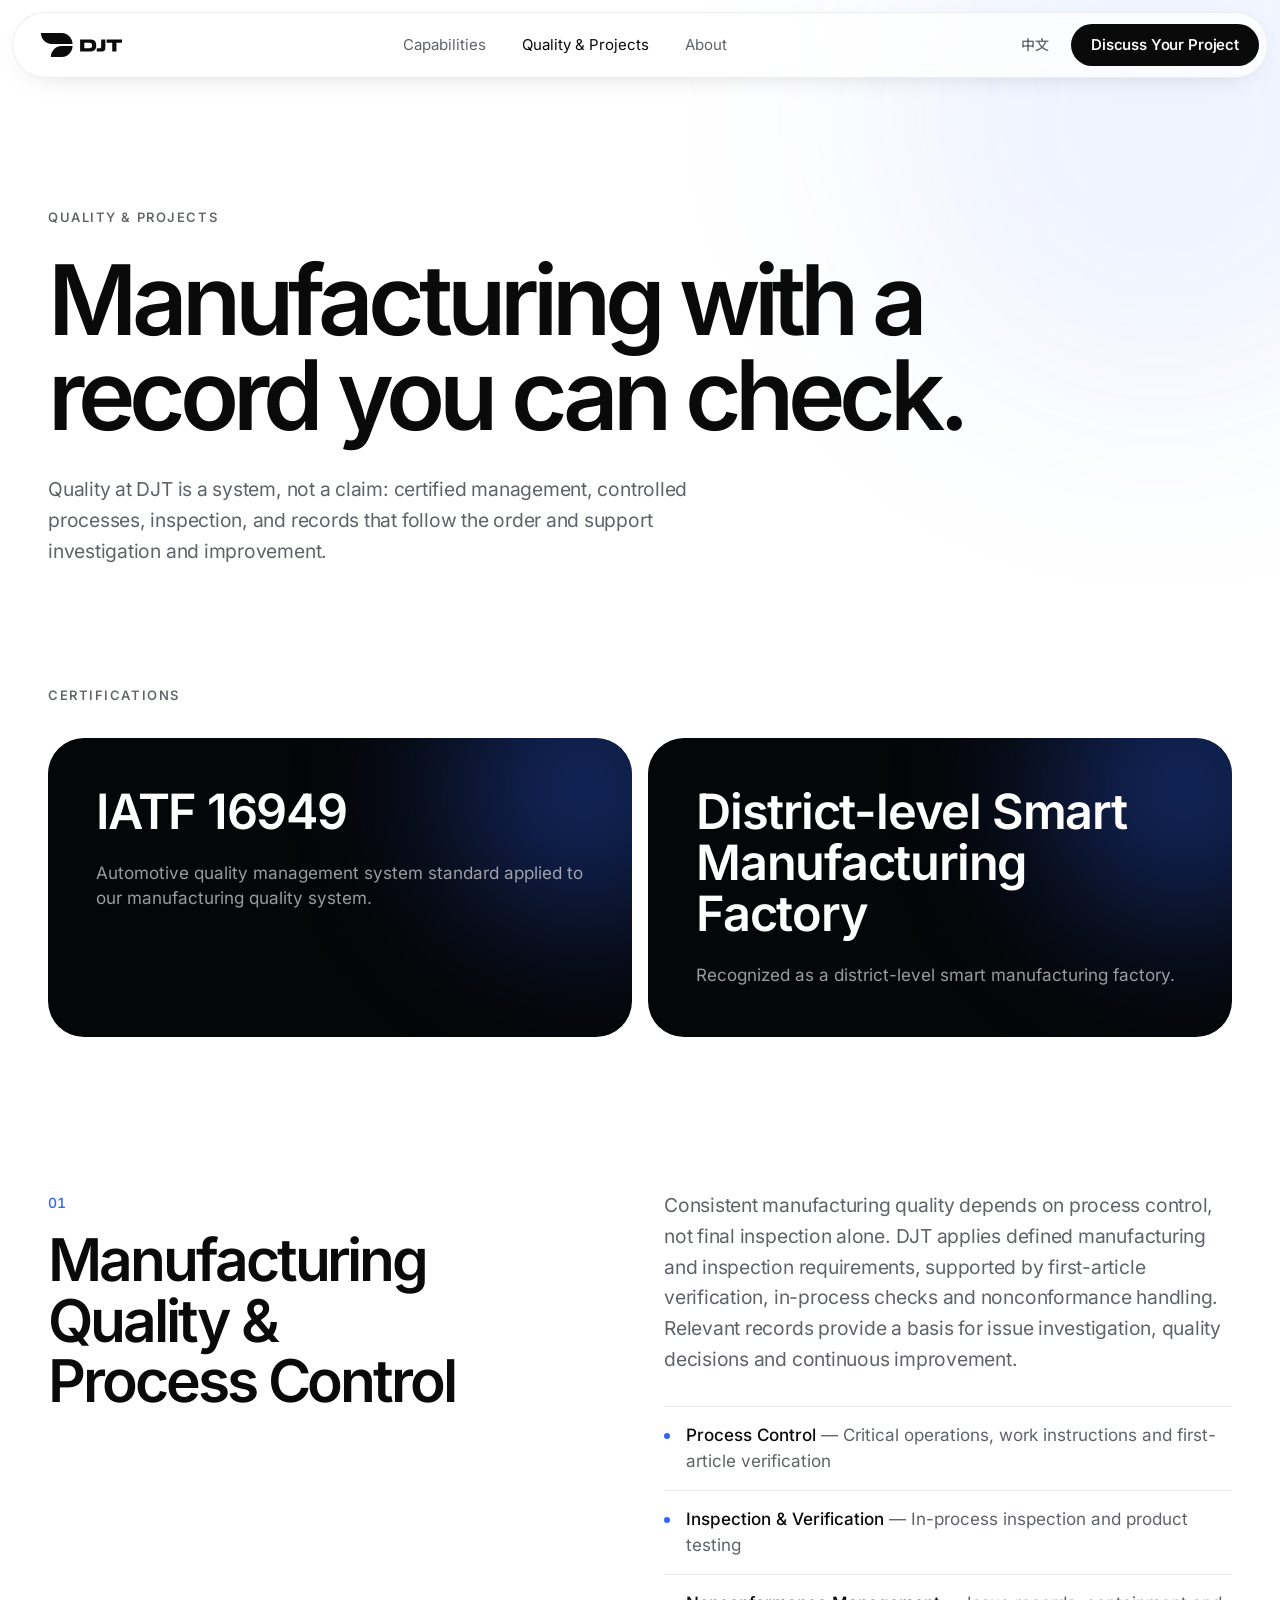
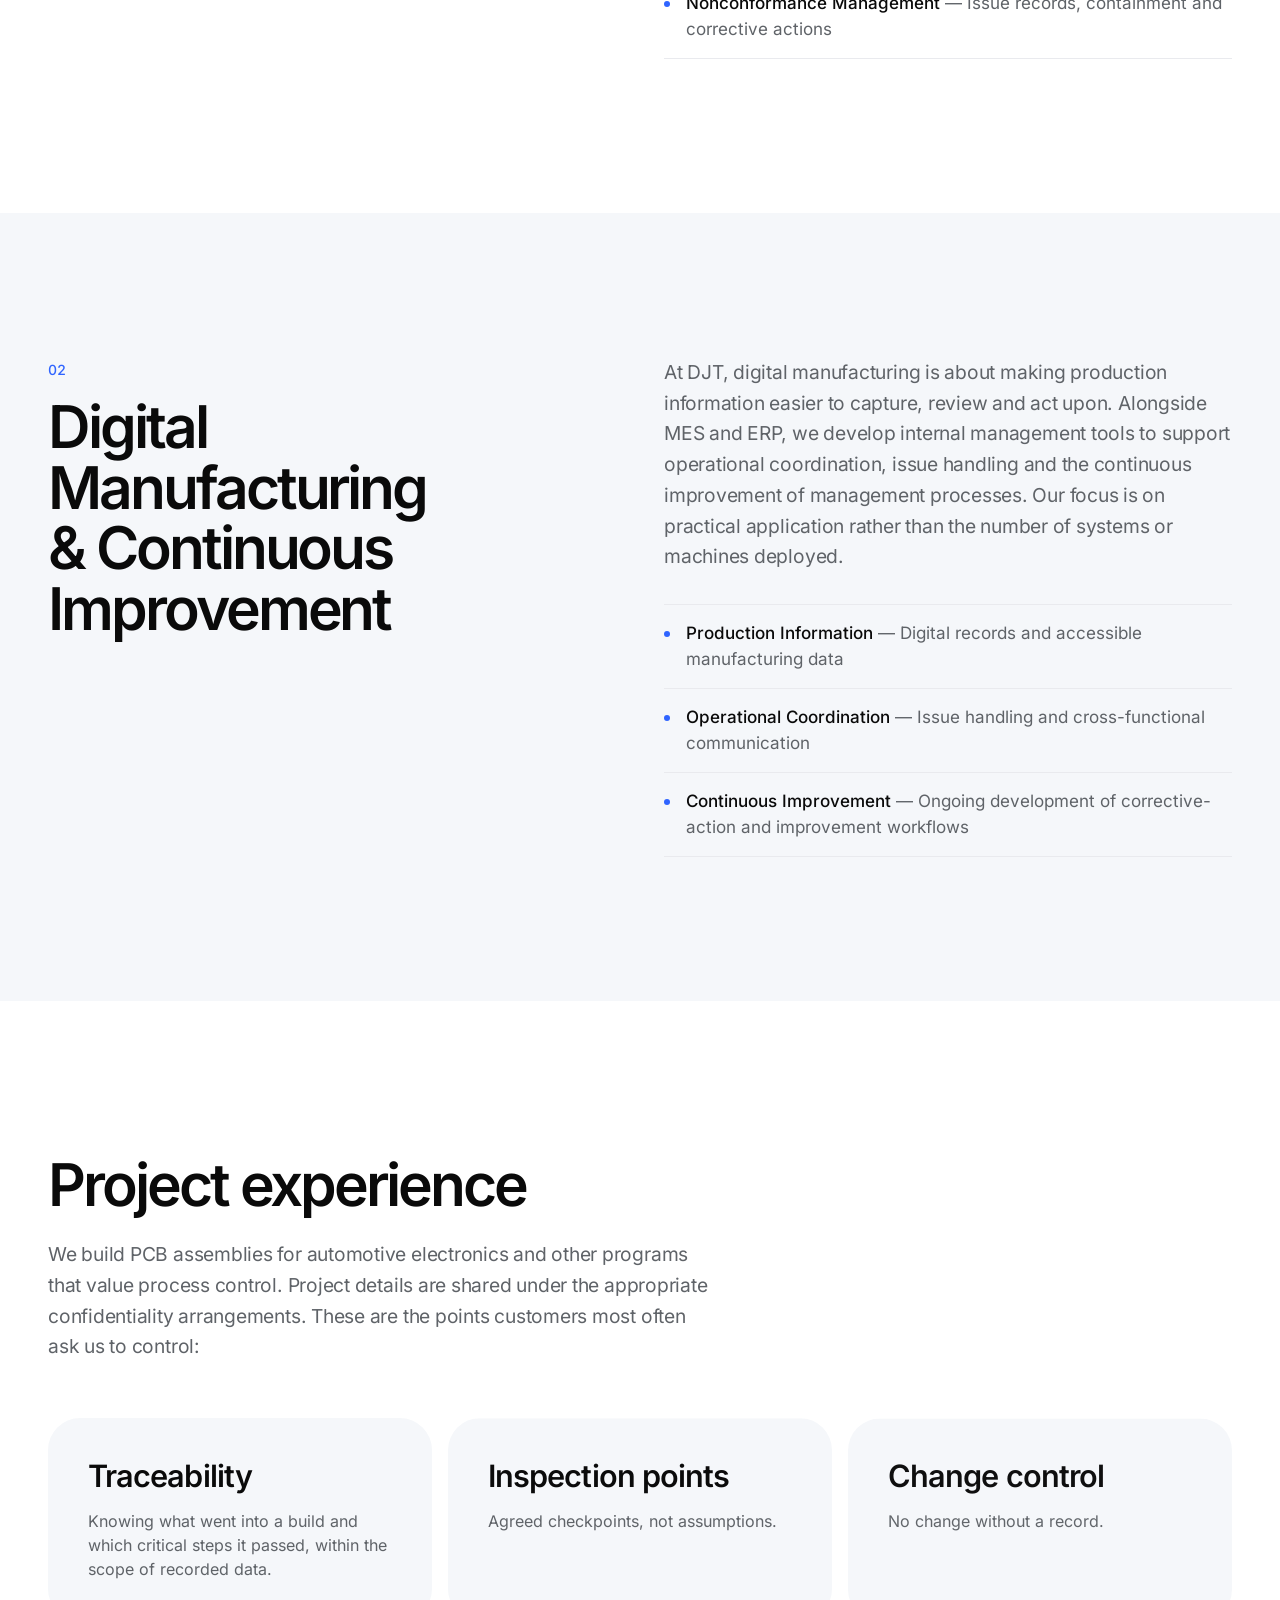
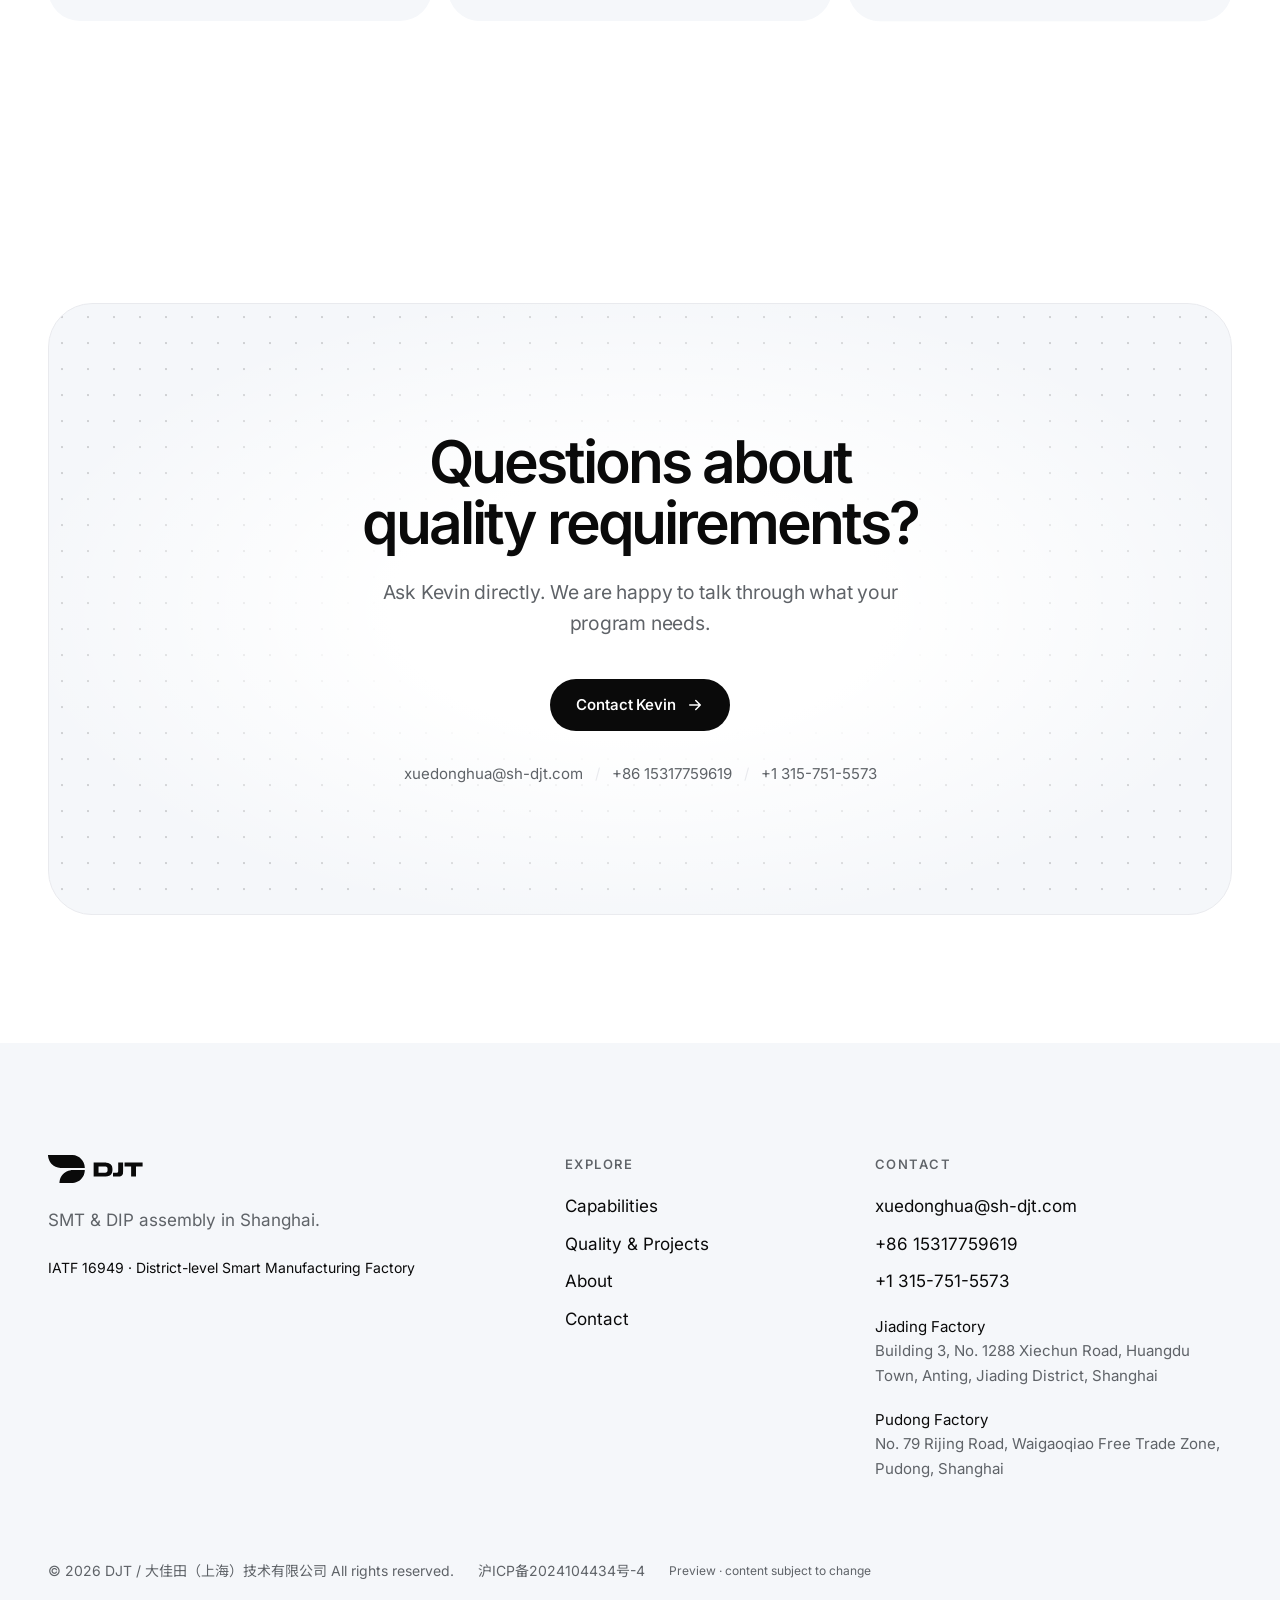
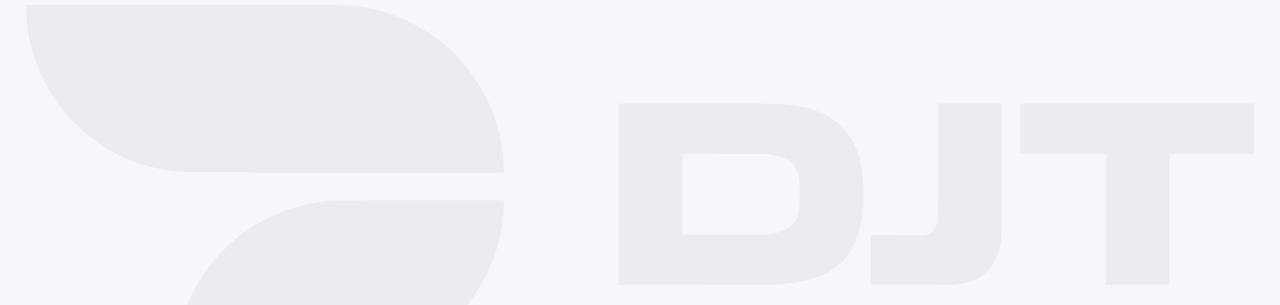
<file: quality/index.html>
<!DOCTYPE html><html lang="en"> <head><meta charset="utf-8"><script>
      // D-029: ordinary language links save the explicit choice before navigation.
      document.addEventListener('click', (event) => {
        const link = event.target instanceof Element ? event.target.closest('a[data-lang-switch]') : null;
        if (link) {
          try { localStorage.setItem('djt.lang', link.dataset.langSwitch); } catch {}
        }
      });

      (() => {
        // Exact language roots only; shared/bookmarked deep links always keep their URL.
        const path = location.pathname;
        if (path !== '/' && path !== '/zh/') return;
        let preferred;
        try { preferred = localStorage.getItem('djt.lang'); } catch {}
        if (preferred !== 'en' && preferred !== 'zh') {
          const languages = navigator.languages?.length ? navigator.languages : [navigator.language || ''];
          preferred = languages.some((language) => /^zh/i.test(language)) ? 'zh' : 'en';
        }
        const target = preferred === 'zh' ? '/zh/' : '/';
        if (path !== target) {
          location.replace(target + location.search + location.hash);
          return;
        }
        // Save only once the correct root has loaded, including after a successful redirect.
        try { localStorage.setItem('djt.lang', preferred); } catch {}
      })();
    </script><meta name="viewport" content="width=device-width, initial-scale=1"><title>Quality &amp; Projects | DJT</title><meta name="description" content="IATF 16949 and a district-level smart manufacturing factory. How DJT manages manufacturing quality through process control, inspection and digital records."><meta name="robots" content="noindex, nofollow"><link rel="canonical" href="https://djt-technology.github.io/quality/"><link rel="alternate" hreflang="en" href="https://djt-technology.github.io/quality/"><link rel="alternate" hreflang="zh-CN" href="https://djt-technology.github.io/zh/quality/"><link rel="alternate" hreflang="x-default" href="https://djt-technology.github.io/quality/"><meta property="og:title" content="Quality &#38; Projects | DJT"><meta property="og:description" content="IATF 16949 and a district-level smart manufacturing factory. How DJT manages manufacturing quality through process control, inspection and digital records."><meta property="og:type" content="website"><meta property="og:url" content="https://djt-technology.github.io/quality/"><meta name="theme-color" content="#ffffff"><link rel="icon" href="/favicon.svg" type="image/svg+xml"><script>
      // Motion is opt-in: only when the user has not asked for reduced motion.
      if (!matchMedia('(prefers-reduced-motion: reduce)').matches) document.documentElement.classList.add('motion');
    </script><link rel="stylesheet" href="/_astro/_slug_.B5eVkZcJ.css"></head> <body> <a href="#main" class="sr-only focus:not-sr-only focus:fixed focus:left-4 focus:top-4 focus:z-[60] focus:rounded-full focus:bg-white focus:px-4 focus:py-2">Skip to content</a> <header class="site fixed left-1/2 top-3 z-50 w-[min(1360px,calc(100%-24px))] rounded-full border border-line/80 bg-white/75 shadow-[0_8px_30px_-18px_rgb(0,0,0,0.25)] backdrop-blur-xl" style="translate:-50% 0"> <div class="flex h-14 items-center justify-between gap-4 pl-5 pr-2 md:h-16 md:pl-7"> <a href="/" aria-label="DJT" class="block shrink-0"><svg xmlns="http://www.w3.org/2000/svg" viewBox="0 0 5984 1771" fill="currentColor" class="h-5 w-auto md:h-6" role="img" aria-label="DJT"><path fill-rule="evenodd" d="M725 1752C725 1731 727 1701 731 1672C748 1523 807 1381 900 1264C1037 1091 1233 982 1450 957C1495 951 1470 952 1915 951L2327 951L2327 977C2326 991 2326 1005 2325 1007C2325 1009 2325 1017 2324 1024C2297 1344 2079 1622 1774 1727C1708 1749 1650 1761 1569 1769C1560 1770 1453 1770 1141 1771L725 1771L725 1752ZM2887 921L2887 480L3261 480C3631 480 3650 480 3688 483C3868 498 3972 556 4032 675C4064 740 4078 815 4078 920C4078 1044 4057 1134 4012 1204C3946 1304 3835 1352 3646 1362C3634 1363 3489 1363 3257 1363L2887 1363L2887 921ZM4114 1243L4114 1122L4244 1122L4374 1121L4382 1119C4411 1111 4430 1091 4438 1059C4442 1043 4442 1043 4442 757L4442 480L4597 480L4752 480L4752 803C4751 1103 4751 1128 4750 1141C4734 1268 4671 1337 4552 1357C4518 1363 4530 1362 4314 1363L4114 1363L4114 1243ZM5258 1044L5258 724L5051 724C4938 724 4844 724 4843 724C4842 724 4842 699 4842 602L4842 480L5413 480L5984 480L5984 602L5984 724L5780 724C5668 724 5576 724 5575 724C5574 725 5573 725 5571 725L5568 725L5568 1044L5568 1363L5413 1363L5258 1363L5258 1044ZM3596 1118C3599 1117 3606 1117 3612 1116C3664 1111 3707 1096 3729 1076C3747 1058 3760 1030 3765 994C3768 971 3769 911 3767 872C3763 785 3728 747 3638 731C3603 725 3604 725 3381 725L3197 724L3197 921C3197 1029 3197 1118 3198 1118C3199 1119 3587 1118 3596 1118ZM792 815C563 806 366 716 211 548C94 421 17 245 3 71C2 64 2 56 1 54C1 51 1 38 0 25L-0 0L769 0C1259 0 1544 0 1555 1C1980 25 2316 369 2327 792L2327 816L1563 816C1142 816 795 815 792 815Z"></path></svg></a> <nav class="hidden items-center gap-9 text-[15px] text-muted md:flex" aria-label="Main"> <a href="/capabilities/" class="transition-colors hover:text-ink">Capabilities</a><a href="/quality/" class="transition-colors hover:text-ink text-ink">Quality &amp; Projects</a><a href="/about/" class="transition-colors hover:text-ink">About</a> </nav> <div class="flex items-center gap-1.5 md:gap-2"> <a href="/zh/quality/" data-lang-switch="zh" hreflang="zh-CN" lang="zh-CN" title="切换到中文" class="rounded-full px-3.5 py-2 text-sm font-medium text-muted transition-colors hover:bg-soft hover:text-ink">中文</a> <a href="/contact/" class="btn hidden !px-5 !py-2.5 md:inline-flex">Discuss Your Project</a> <details class="group relative md:hidden"> <summary class="flex h-10 w-10 cursor-pointer list-none items-center justify-center rounded-full bg-ink text-white [&::-webkit-details-marker]:hidden" aria-label="Menu"> <svg width="18" height="18" viewBox="0 0 24 24" fill="none" stroke="currentColor" stroke-width="2" stroke-linecap="round"><path class="group-open:hidden" d="M4 8h16M4 16h16"></path><path class="hidden group-open:block" d="M6 6l12 12M18 6 6 18"></path></svg> </summary> <div class="absolute right-0 top-[calc(100%+12px)] w-[min(300px,calc(100vw-48px))] rounded-3xl border border-line bg-white p-3 shadow-2xl"> <a href="/capabilities/" class="block rounded-2xl px-4 py-3.5 text-[17px] font-medium hover:bg-soft">Capabilities</a><a href="/quality/" class="block rounded-2xl px-4 py-3.5 text-[17px] font-medium hover:bg-soft">Quality &amp; Projects</a><a href="/about/" class="block rounded-2xl px-4 py-3.5 text-[17px] font-medium hover:bg-soft">About</a><a href="/contact/" class="block rounded-2xl px-4 py-3.5 text-[17px] font-medium hover:bg-soft">Contact</a> </div> </details> </div> </div> </header> <main id="main"> <section class="relative overflow-hidden pb-6 pt-40 md:pt-52"> <div class="glow pointer-events-none absolute -right-40 -top-40 h-[560px] w-[560px] rounded-full bg-blue/8 blur-[110px]" aria-hidden="true"></div> <div class="wrap relative"> <p class="kicker rise" style="--i:0">Quality &amp; Projects</p> <h1 class="display rise mt-6 max-w-[11em]" style="--i:1">Manufacturing with a record you can check.</h1> <p class="lead rise mt-8 max-w-2xl" style="--i:2">Quality at DJT is a system, not a claim: certified management, controlled processes, inspection, and records that follow the order and support investigation and improvement.</p> </div> </section> <section class="wrap mt-16 md:mt-24"> <p class="kicker" data-reveal>Certifications</p> <div class="mt-8 grid gap-4 md:grid-cols-2"> <div class="relative overflow-hidden rounded-[36px] bg-dark p-9 text-white md:p-12" data-reveal> <div class="glow pointer-events-none absolute -right-20 -top-20 h-64 w-64 rounded-full bg-blue/40 blur-[80px]" aria-hidden="true"></div> <p class="relative text-[clamp(30px,3.8vw,56px)] font-semibold leading-[1.05] tracking-tight">IATF 16949</p> <p class="relative mt-6 text-[17px] text-white/60">Automotive quality management system standard applied to our manufacturing quality system.</p> </div><div class="relative overflow-hidden rounded-[36px] bg-dark p-9 text-white md:p-12" data-reveal> <div class="glow pointer-events-none absolute -right-20 -top-20 h-64 w-64 rounded-full bg-blue/40 blur-[80px]" aria-hidden="true"></div> <p class="relative text-[clamp(30px,3.8vw,56px)] font-semibold leading-[1.05] tracking-tight">District-level Smart Manufacturing Factory</p> <p class="relative mt-6 text-[17px] text-white/60">Recognized as a district-level smart manufacturing factory.</p> </div> </div> </section> <section class="section"> <div class="wrap grid gap-8 md:grid-cols-12 md:gap-12"> <div class="md:col-span-5" data-reveal> <span class="text-sm font-medium tabular-nums text-blue">01</span> <h2 class="h2 mt-4">Manufacturing Quality &amp; Process Control</h2> </div> <div class="md:col-span-6 md:col-start-7" data-reveal> <p class="lead">Consistent manufacturing quality depends on process control, not final inspection alone. DJT applies defined manufacturing and inspection requirements, supported by first-article verification, in-process checks and nonconformance handling. Relevant records provide a basis for issue investigation, quality decisions and continuous improvement.</p> <ul class="mt-8 divide-y divide-line border-y border-line"> <li class="flex gap-4 py-4 text-[17px]"> <span class="mt-2.5 h-1.5 w-1.5 shrink-0 rounded-full bg-blue"></span> <span><span class="font-medium text-ink">Process Control</span><span class="text-muted"> — Critical operations, work instructions and first-article verification</span></span> </li><li class="flex gap-4 py-4 text-[17px]"> <span class="mt-2.5 h-1.5 w-1.5 shrink-0 rounded-full bg-blue"></span> <span><span class="font-medium text-ink">Inspection &amp; Verification</span><span class="text-muted"> — In-process inspection and product testing</span></span> </li><li class="flex gap-4 py-4 text-[17px]"> <span class="mt-2.5 h-1.5 w-1.5 shrink-0 rounded-full bg-blue"></span> <span><span class="font-medium text-ink">Nonconformance Management</span><span class="text-muted"> — Issue records, containment and corrective actions</span></span> </li> </ul> </div> </div> </section> <section class="bg-soft py-24 md:py-36"> <div class="wrap grid gap-8 md:grid-cols-12 md:gap-12"> <div class="md:col-span-5" data-reveal> <span class="text-sm font-medium tabular-nums text-blue">02</span> <h2 class="h2 mt-4">Digital Manufacturing &amp; Continuous Improvement</h2> </div> <div class="md:col-span-6 md:col-start-7" data-reveal> <p class="lead">At DJT, digital manufacturing is about making production information easier to capture, review and act upon. Alongside MES and ERP, we develop internal management tools to support operational coordination, issue handling and the continuous improvement of management processes. Our focus is on practical application rather than the number of systems or machines deployed.</p> <ul class="mt-8 divide-y divide-line border-y border-line border-ink/10"> <li class="flex gap-4 py-4 text-[17px]"> <span class="mt-2.5 h-1.5 w-1.5 shrink-0 rounded-full bg-blue"></span> <span><span class="font-medium text-ink">Production Information</span><span class="text-muted"> — Digital records and accessible manufacturing data</span></span> </li><li class="flex gap-4 py-4 text-[17px]"> <span class="mt-2.5 h-1.5 w-1.5 shrink-0 rounded-full bg-blue"></span> <span><span class="font-medium text-ink">Operational Coordination</span><span class="text-muted"> — Issue handling and cross-functional communication</span></span> </li><li class="flex gap-4 py-4 text-[17px]"> <span class="mt-2.5 h-1.5 w-1.5 shrink-0 rounded-full bg-blue"></span> <span><span class="font-medium text-ink">Continuous Improvement</span><span class="text-muted"> — Ongoing development of corrective-action and improvement workflows</span></span> </li> </ul> </div> </div> </section> <section class="section"> <div class="wrap"> <h2 class="h2" data-reveal>Project experience</h2> <p class="lead mt-6 max-w-2xl" data-reveal>We build PCB assemblies for automotive electronics and other programs that value process control. Project details are shared under the appropriate confidentiality arrangements. These are the points customers most often ask us to control:</p> <div class="mt-14 grid gap-4 md:grid-cols-3"> <div class="rounded-[32px] bg-soft p-9 md:p-10" data-reveal> <h3 class="h3 !text-[clamp(24px,2.4vw,32px)]">Traceability</h3> <p class="mt-4 text-muted">Knowing what went into a build and which critical steps it passed, within the scope of recorded data.</p> </div><div class="rounded-[32px] bg-soft p-9 md:p-10" data-reveal> <h3 class="h3 !text-[clamp(24px,2.4vw,32px)]">Inspection points</h3> <p class="mt-4 text-muted">Agreed checkpoints, not assumptions.</p> </div><div class="rounded-[32px] bg-soft p-9 md:p-10" data-reveal> <h3 class="h3 !text-[clamp(24px,2.4vw,32px)]">Change control</h3> <p class="mt-4 text-muted">No change without a record.</p> </div> </div> </div> </section> <div class="pt-24 md:pt-32"><section class="wrap pb-24 md:pb-32"> <div class="dots relative overflow-hidden rounded-[44px] border border-line bg-soft px-6 py-20 text-center md:py-32" data-reveal> <div class="pointer-events-none absolute inset-0 bg-[radial-gradient(ellipse_at_center,#fff_30%,transparent_75%)]" aria-hidden="true"></div> <div class="relative"> <h2 class="h2 mx-auto max-w-[18ch]">Questions about quality requirements?</h2> <p class="lead mx-auto mt-6 max-w-xl">Ask Kevin directly. We are happy to talk through what your program needs.</p> <div class="mt-10 flex flex-wrap items-center justify-center gap-3"> <a href="/contact/" class="btn">Contact Kevin<svg width="18" height="18" viewBox="0 0 24 24" fill="none" stroke="currentColor" stroke-width="2" stroke-linecap="round" stroke-linejoin="round" aria-hidden="true"><path d="M5 12h14m-6-6 6 6-6 6"></path></svg></a> </div> <p class="mt-8 flex flex-col items-center justify-center gap-2 text-[15px] text-muted sm:flex-row sm:flex-wrap sm:gap-x-0 sm:gap-y-1"> <a class="hover:text-ink" href="mailto:xuedonghua@sh-djt.com">xuedonghua@sh-djt.com</a> <span class="contents"> <span class="mx-3 hidden text-line sm:inline" aria-hidden="true">/</span> <a class="hover:text-ink" href="tel:+8615317759619">+86 15317759619</a> </span><span class="contents"> <span class="mx-3 hidden text-line sm:inline" aria-hidden="true">/</span> <a class="hover:text-ink" href="tel:+1315-751-5573">+1 315-751-5573</a> </span> </p> </div> </div> </section></div> </main> <footer class="relative overflow-hidden bg-soft"> <div class="wrap pt-20 md:pt-28"> <div class="grid gap-14 md:grid-cols-12"> <div class="md:col-span-5"> <svg xmlns="http://www.w3.org/2000/svg" viewBox="0 0 5984 1771" fill="currentColor" class="h-7 w-auto" role="img" aria-label="DJT"><path fill-rule="evenodd" d="M725 1752C725 1731 727 1701 731 1672C748 1523 807 1381 900 1264C1037 1091 1233 982 1450 957C1495 951 1470 952 1915 951L2327 951L2327 977C2326 991 2326 1005 2325 1007C2325 1009 2325 1017 2324 1024C2297 1344 2079 1622 1774 1727C1708 1749 1650 1761 1569 1769C1560 1770 1453 1770 1141 1771L725 1771L725 1752ZM2887 921L2887 480L3261 480C3631 480 3650 480 3688 483C3868 498 3972 556 4032 675C4064 740 4078 815 4078 920C4078 1044 4057 1134 4012 1204C3946 1304 3835 1352 3646 1362C3634 1363 3489 1363 3257 1363L2887 1363L2887 921ZM4114 1243L4114 1122L4244 1122L4374 1121L4382 1119C4411 1111 4430 1091 4438 1059C4442 1043 4442 1043 4442 757L4442 480L4597 480L4752 480L4752 803C4751 1103 4751 1128 4750 1141C4734 1268 4671 1337 4552 1357C4518 1363 4530 1362 4314 1363L4114 1363L4114 1243ZM5258 1044L5258 724L5051 724C4938 724 4844 724 4843 724C4842 724 4842 699 4842 602L4842 480L5413 480L5984 480L5984 602L5984 724L5780 724C5668 724 5576 724 5575 724C5574 725 5573 725 5571 725L5568 725L5568 1044L5568 1363L5413 1363L5258 1363L5258 1044ZM3596 1118C3599 1117 3606 1117 3612 1116C3664 1111 3707 1096 3729 1076C3747 1058 3760 1030 3765 994C3768 971 3769 911 3767 872C3763 785 3728 747 3638 731C3603 725 3604 725 3381 725L3197 724L3197 921C3197 1029 3197 1118 3198 1118C3199 1119 3587 1118 3596 1118ZM792 815C563 806 366 716 211 548C94 421 17 245 3 71C2 64 2 56 1 54C1 51 1 38 0 25L-0 0L769 0C1259 0 1544 0 1555 1C1980 25 2316 369 2327 792L2327 816L1563 816C1142 816 795 815 792 815Z"></path></svg> <p class="mt-6 max-w-sm text-[17px] leading-relaxed text-muted">SMT &amp; DIP assembly in Shanghai.</p> <p class="mt-6 text-sm text-ink">IATF 16949 · District-level Smart Manufacturing Factory</p> </div> <nav class="md:col-span-3" aria-label="Footer"> <p class="kicker mb-5 !text-muted">Explore</p> <ul class="space-y-3 text-[17px]"> <li><a href="/capabilities/" class="transition-colors hover:text-blue">Capabilities</a></li><li><a href="/quality/" class="transition-colors hover:text-blue">Quality &amp; Projects</a></li><li><a href="/about/" class="transition-colors hover:text-blue">About</a></li><li><a href="/contact/" class="transition-colors hover:text-blue">Contact</a></li> </ul> </nav> <div class="md:col-span-4"> <p class="kicker mb-5 !text-muted">Contact</p> <ul class="space-y-3 text-[17px]"> <li><a href="mailto:xuedonghua@sh-djt.com" class="transition-colors hover:text-blue">xuedonghua@sh-djt.com</a></li> <li><a href="tel:+8615317759619" class="transition-colors hover:text-blue">+86 15317759619</a></li><li><a href="tel:+1315-751-5573" class="transition-colors hover:text-blue">+1 315-751-5573</a></li> <li class="pt-2 text-[15px] leading-relaxed text-muted"><span class="text-ink">Jiading Factory</span><br>Building 3, No. 1288 Xiechun Road, Huangdu Town, Anting, Jiading District, Shanghai</li><li class="pt-2 text-[15px] leading-relaxed text-muted"><span class="text-ink">Pudong Factory</span><br>No. 79 Rijing Road, Waigaoqiao Free Trade Zone, Pudong, Shanghai</li> </ul> </div> </div> <div class="mt-20 flex flex-col gap-2 pb-6 text-sm text-muted sm:flex-row sm:flex-wrap sm:items-center sm:gap-x-6 sm:gap-y-2"> <p> © 2026 DJT / 大佳田（上海）技术有限公司  All rights reserved. </p> <p> <a href="https://beian.miit.gov.cn/" target="_blank" rel="noopener noreferrer" class="transition-colors hover:text-blue">沪ICP备2024104434号-4</a> </p> <p class="text-xs">Preview · content subject to change</p> </div> </div> <div class="pointer-events-none select-none mt-0 -mb-[5vw] px-[2vw] text-ink/[0.045]" aria-hidden="true"><svg xmlns="http://www.w3.org/2000/svg" viewBox="0 0 5984 1771" fill="currentColor" class="h-auto w-full" role="img" aria-label="DJT"><path fill-rule="evenodd" d="M725 1752C725 1731 727 1701 731 1672C748 1523 807 1381 900 1264C1037 1091 1233 982 1450 957C1495 951 1470 952 1915 951L2327 951L2327 977C2326 991 2326 1005 2325 1007C2325 1009 2325 1017 2324 1024C2297 1344 2079 1622 1774 1727C1708 1749 1650 1761 1569 1769C1560 1770 1453 1770 1141 1771L725 1771L725 1752ZM2887 921L2887 480L3261 480C3631 480 3650 480 3688 483C3868 498 3972 556 4032 675C4064 740 4078 815 4078 920C4078 1044 4057 1134 4012 1204C3946 1304 3835 1352 3646 1362C3634 1363 3489 1363 3257 1363L2887 1363L2887 921ZM4114 1243L4114 1122L4244 1122L4374 1121L4382 1119C4411 1111 4430 1091 4438 1059C4442 1043 4442 1043 4442 757L4442 480L4597 480L4752 480L4752 803C4751 1103 4751 1128 4750 1141C4734 1268 4671 1337 4552 1357C4518 1363 4530 1362 4314 1363L4114 1363L4114 1243ZM5258 1044L5258 724L5051 724C4938 724 4844 724 4843 724C4842 724 4842 699 4842 602L4842 480L5413 480L5984 480L5984 602L5984 724L5780 724C5668 724 5576 724 5575 724C5574 725 5573 725 5571 725L5568 725L5568 1044L5568 1363L5413 1363L5258 1363L5258 1044ZM3596 1118C3599 1117 3606 1117 3612 1116C3664 1111 3707 1096 3729 1076C3747 1058 3760 1030 3765 994C3768 971 3769 911 3767 872C3763 785 3728 747 3638 731C3603 725 3604 725 3381 725L3197 724L3197 921C3197 1029 3197 1118 3198 1118C3199 1119 3587 1118 3596 1118ZM792 815C563 806 366 716 211 548C94 421 17 245 3 71C2 64 2 56 1 54C1 51 1 38 0 25L-0 0L769 0C1259 0 1544 0 1555 1C1980 25 2316 369 2327 792L2327 816L1563 816C1142 816 795 815 792 815Z"></path></svg></div> </footer> <script type="module" src="/_astro/Base.astro_astro_type_script_index_0_lang.Cr2k9Nd1.js"></script> </body> </html>
</file>
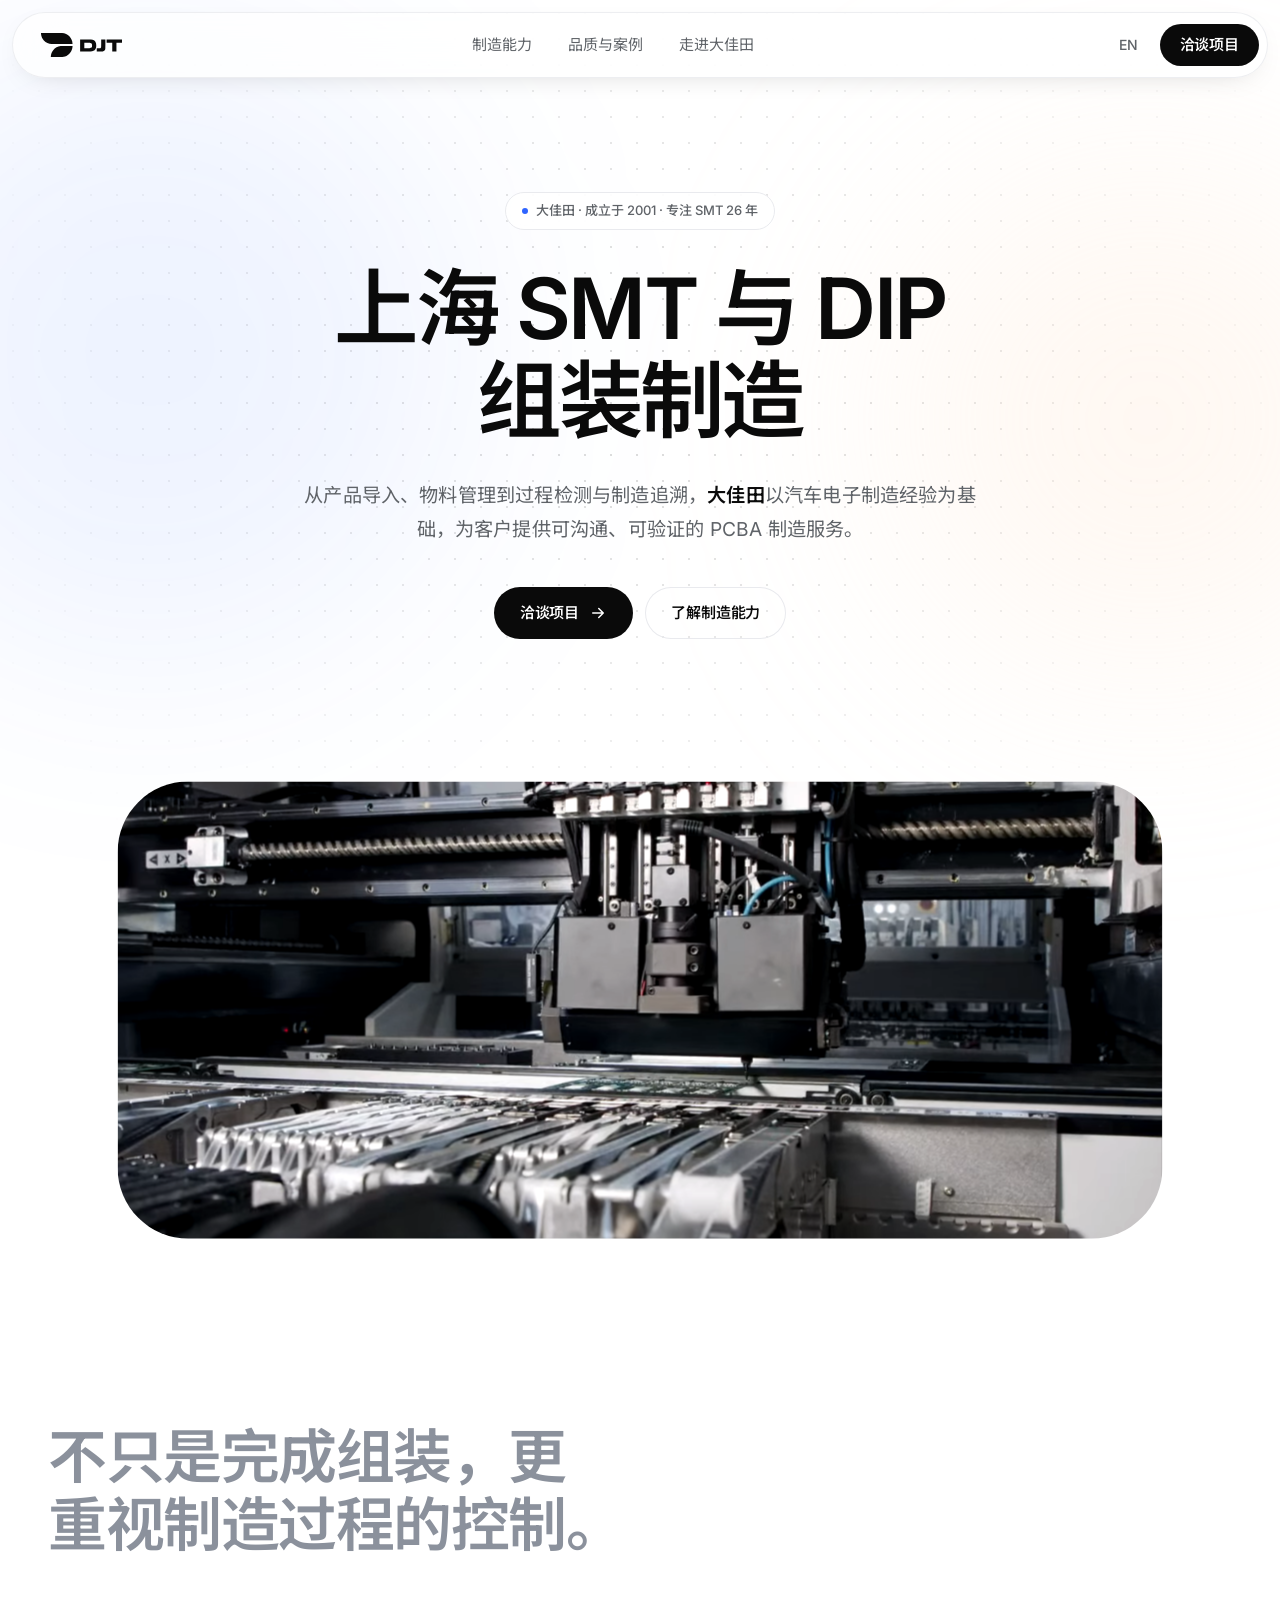
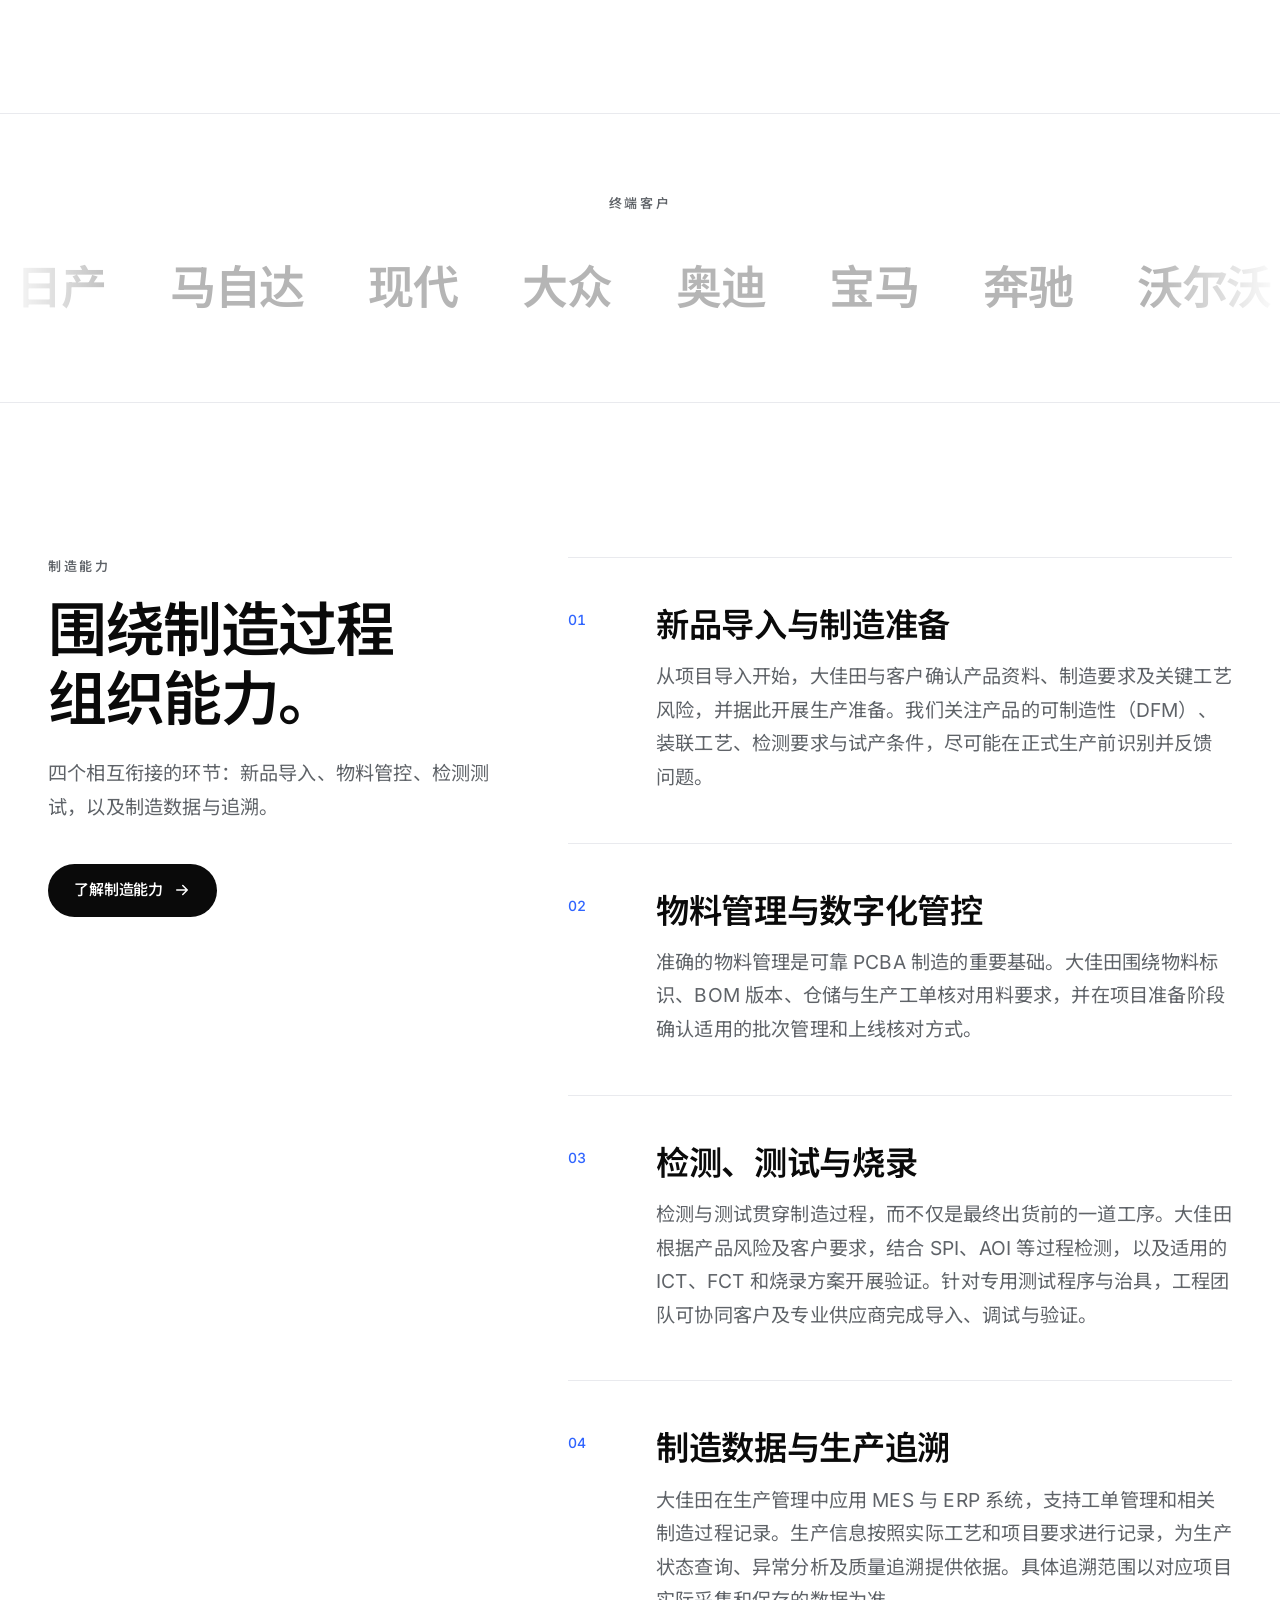
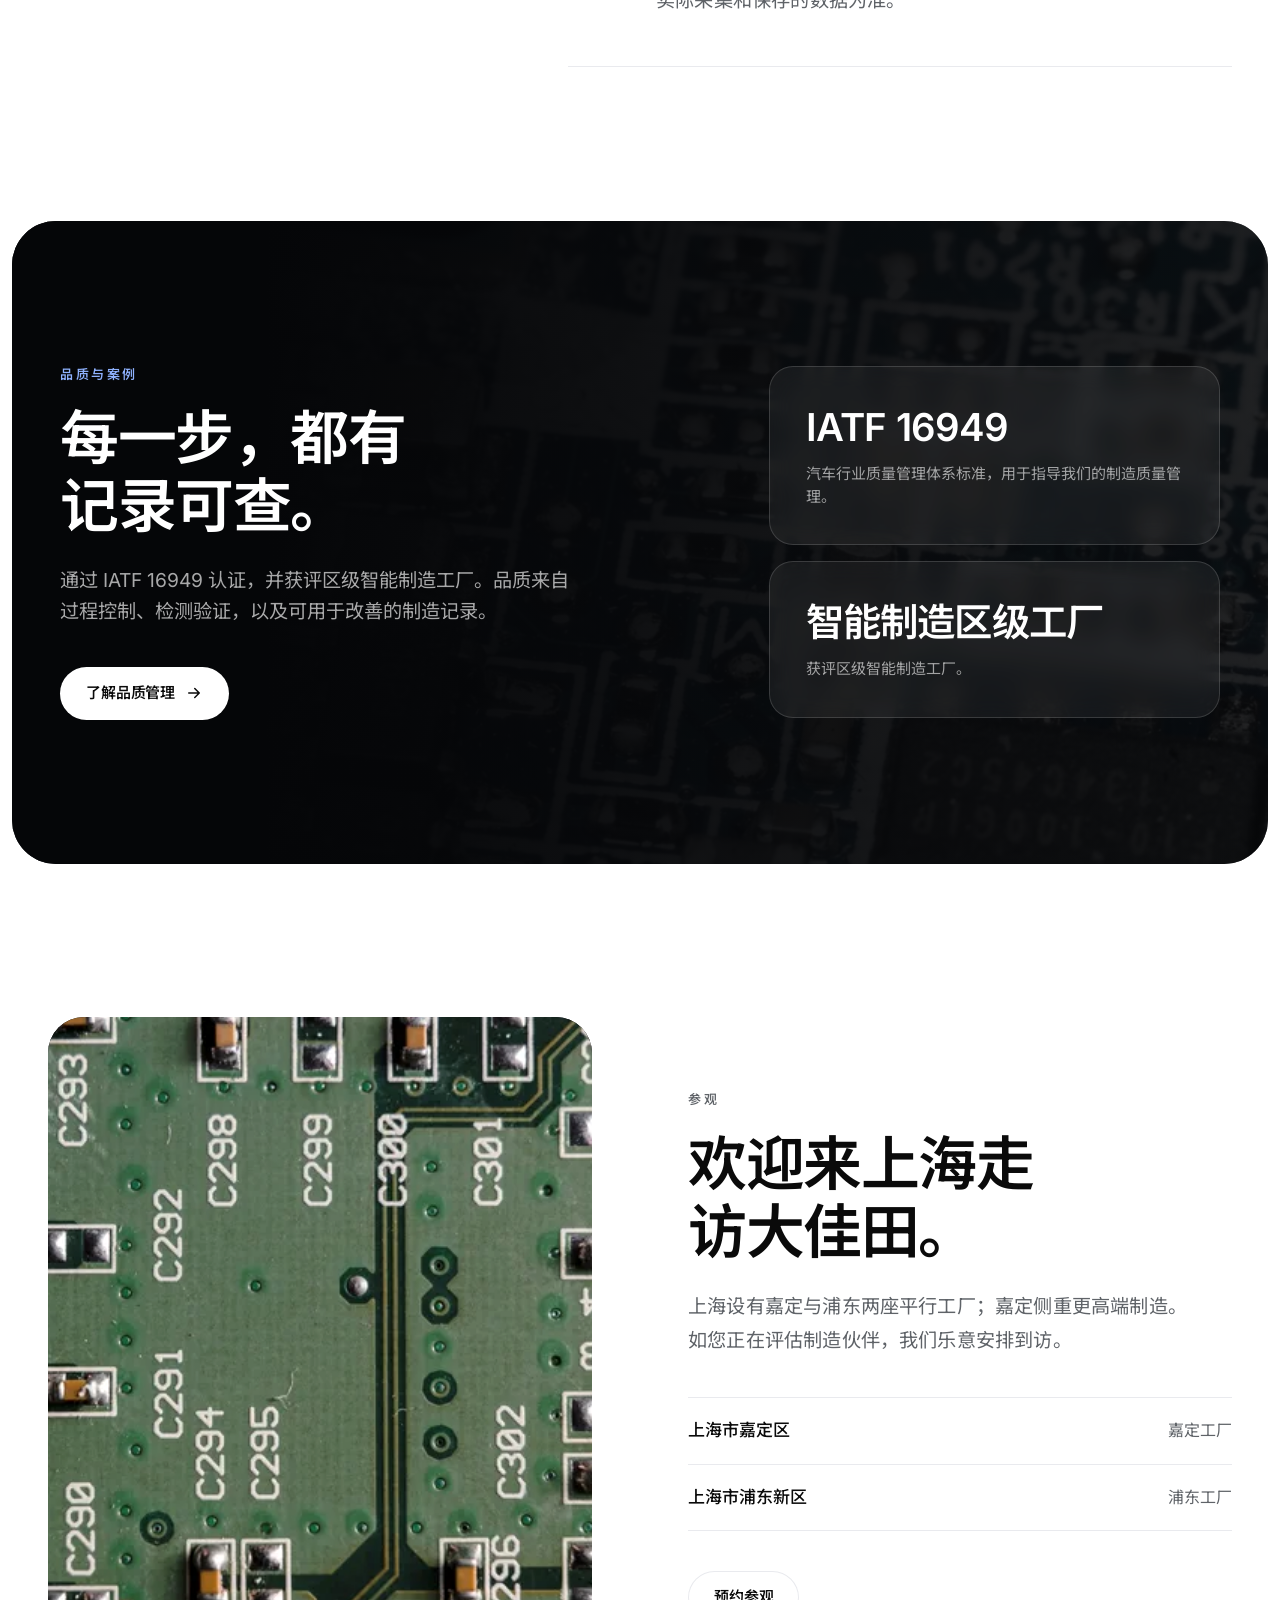
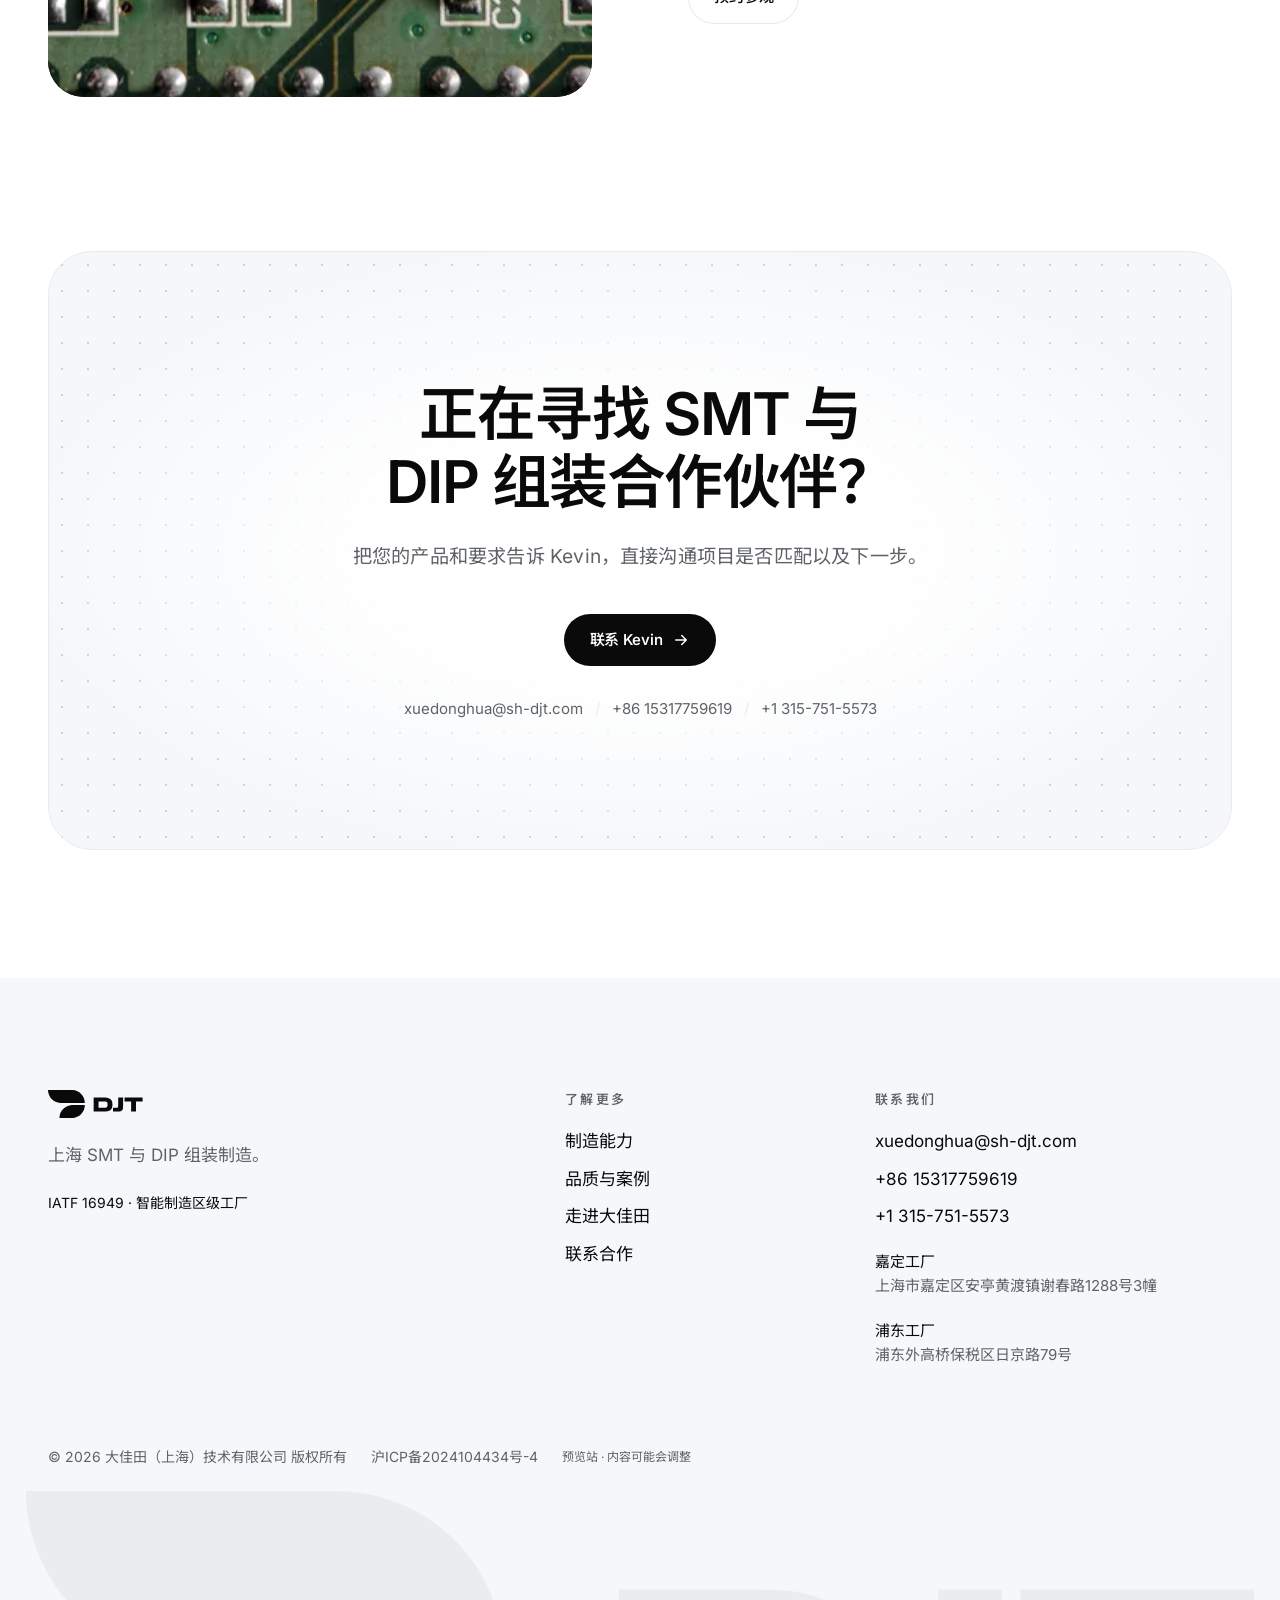
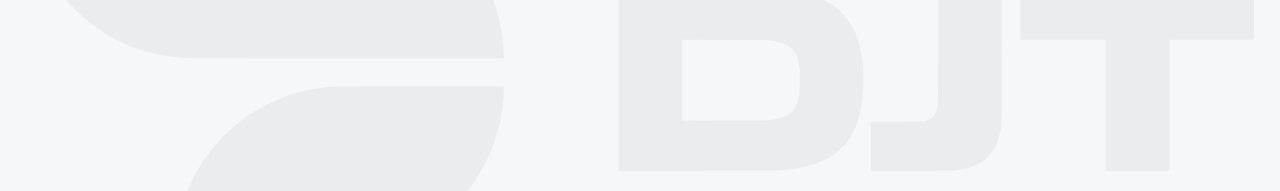
<file: zh/index.html>
<!DOCTYPE html><html lang="zh-CN"> <head><meta charset="utf-8"><script>
      // D-029: ordinary language links save the explicit choice before navigation.
      document.addEventListener('click', (event) => {
        const link = event.target instanceof Element ? event.target.closest('a[data-lang-switch]') : null;
        if (link) {
          try { localStorage.setItem('djt.lang', link.dataset.langSwitch); } catch {}
        }
      });

      (() => {
        // Exact language roots only; shared/bookmarked deep links always keep their URL.
        const path = location.pathname;
        if (path !== '/' && path !== '/zh/') return;
        let preferred;
        try { preferred = localStorage.getItem('djt.lang'); } catch {}
        if (preferred !== 'en' && preferred !== 'zh') {
          const languages = navigator.languages?.length ? navigator.languages : [navigator.language || ''];
          preferred = languages.some((language) => /^zh/i.test(language)) ? 'zh' : 'en';
        }
        const target = preferred === 'zh' ? '/zh/' : '/';
        if (path !== target) {
          location.replace(target + location.search + location.hash);
          return;
        }
        // Save only once the correct root has loaded, including after a successful redirect.
        try { localStorage.setItem('djt.lang', preferred); } catch {}
      })();
    </script><meta name="viewport" content="width=device-width, initial-scale=1"><title>大佳田 DJT｜上海 SMT 与 DIP 组装制造</title><meta name="description" content="大佳田（DJT）是上海的 SMT 与 DIP 组装制造商，以汽车电子制造经验为基础。不只是完成组装，更重视制造过程的控制。"><meta name="robots" content="noindex, nofollow"><link rel="canonical" href="https://djt-technology.github.io/zh/"><link rel="alternate" hreflang="en" href="https://djt-technology.github.io/"><link rel="alternate" hreflang="zh-CN" href="https://djt-technology.github.io/zh/"><link rel="alternate" hreflang="x-default" href="https://djt-technology.github.io/"><meta property="og:title" content="大佳田 DJT｜上海 SMT 与 DIP 组装制造"><meta property="og:description" content="大佳田（DJT）是上海的 SMT 与 DIP 组装制造商，以汽车电子制造经验为基础。不只是完成组装，更重视制造过程的控制。"><meta property="og:type" content="website"><meta property="og:url" content="https://djt-technology.github.io/zh/"><meta name="theme-color" content="#ffffff"><link rel="icon" href="/favicon.svg" type="image/svg+xml"><script>
      // Motion is opt-in: only when the user has not asked for reduced motion.
      if (!matchMedia('(prefers-reduced-motion: reduce)').matches) document.documentElement.classList.add('motion');
    </script><link rel="stylesheet" href="/_astro/_slug_.B5eVkZcJ.css"></head> <body> <a href="#main" class="sr-only focus:not-sr-only focus:fixed focus:left-4 focus:top-4 focus:z-[60] focus:rounded-full focus:bg-white focus:px-4 focus:py-2">跳到正文</a> <header class="site fixed left-1/2 top-3 z-50 w-[min(1360px,calc(100%-24px))] rounded-full border border-line/80 bg-white/75 shadow-[0_8px_30px_-18px_rgb(0,0,0,0.25)] backdrop-blur-xl" style="translate:-50% 0"> <div class="flex h-14 items-center justify-between gap-4 pl-5 pr-2 md:h-16 md:pl-7"> <a href="/zh/" aria-label="DJT" class="block shrink-0"><svg xmlns="http://www.w3.org/2000/svg" viewBox="0 0 5984 1771" fill="currentColor" class="h-5 w-auto md:h-6" role="img" aria-label="DJT"><path fill-rule="evenodd" d="M725 1752C725 1731 727 1701 731 1672C748 1523 807 1381 900 1264C1037 1091 1233 982 1450 957C1495 951 1470 952 1915 951L2327 951L2327 977C2326 991 2326 1005 2325 1007C2325 1009 2325 1017 2324 1024C2297 1344 2079 1622 1774 1727C1708 1749 1650 1761 1569 1769C1560 1770 1453 1770 1141 1771L725 1771L725 1752ZM2887 921L2887 480L3261 480C3631 480 3650 480 3688 483C3868 498 3972 556 4032 675C4064 740 4078 815 4078 920C4078 1044 4057 1134 4012 1204C3946 1304 3835 1352 3646 1362C3634 1363 3489 1363 3257 1363L2887 1363L2887 921ZM4114 1243L4114 1122L4244 1122L4374 1121L4382 1119C4411 1111 4430 1091 4438 1059C4442 1043 4442 1043 4442 757L4442 480L4597 480L4752 480L4752 803C4751 1103 4751 1128 4750 1141C4734 1268 4671 1337 4552 1357C4518 1363 4530 1362 4314 1363L4114 1363L4114 1243ZM5258 1044L5258 724L5051 724C4938 724 4844 724 4843 724C4842 724 4842 699 4842 602L4842 480L5413 480L5984 480L5984 602L5984 724L5780 724C5668 724 5576 724 5575 724C5574 725 5573 725 5571 725L5568 725L5568 1044L5568 1363L5413 1363L5258 1363L5258 1044ZM3596 1118C3599 1117 3606 1117 3612 1116C3664 1111 3707 1096 3729 1076C3747 1058 3760 1030 3765 994C3768 971 3769 911 3767 872C3763 785 3728 747 3638 731C3603 725 3604 725 3381 725L3197 724L3197 921C3197 1029 3197 1118 3198 1118C3199 1119 3587 1118 3596 1118ZM792 815C563 806 366 716 211 548C94 421 17 245 3 71C2 64 2 56 1 54C1 51 1 38 0 25L-0 0L769 0C1259 0 1544 0 1555 1C1980 25 2316 369 2327 792L2327 816L1563 816C1142 816 795 815 792 815Z"></path></svg></a> <nav class="hidden items-center gap-9 text-[15px] text-muted md:flex" aria-label="Main"> <a href="/zh/capabilities/" class="transition-colors hover:text-ink">制造能力</a><a href="/zh/quality/" class="transition-colors hover:text-ink">品质与案例</a><a href="/zh/about/" class="transition-colors hover:text-ink">走进大佳田</a> </nav> <div class="flex items-center gap-1.5 md:gap-2"> <a href="/" data-lang-switch="en" hreflang="en" lang="en" title="Switch to English" class="rounded-full px-3.5 py-2 text-sm font-medium text-muted transition-colors hover:bg-soft hover:text-ink">EN</a> <a href="/zh/contact/" class="btn hidden !px-5 !py-2.5 md:inline-flex">洽谈项目</a> <details class="group relative md:hidden"> <summary class="flex h-10 w-10 cursor-pointer list-none items-center justify-center rounded-full bg-ink text-white [&::-webkit-details-marker]:hidden" aria-label="菜单"> <svg width="18" height="18" viewBox="0 0 24 24" fill="none" stroke="currentColor" stroke-width="2" stroke-linecap="round"><path class="group-open:hidden" d="M4 8h16M4 16h16"></path><path class="hidden group-open:block" d="M6 6l12 12M18 6 6 18"></path></svg> </summary> <div class="absolute right-0 top-[calc(100%+12px)] w-[min(300px,calc(100vw-48px))] rounded-3xl border border-line bg-white p-3 shadow-2xl"> <a href="/zh/capabilities/" class="block rounded-2xl px-4 py-3.5 text-[17px] font-medium hover:bg-soft">制造能力</a><a href="/zh/quality/" class="block rounded-2xl px-4 py-3.5 text-[17px] font-medium hover:bg-soft">品质与案例</a><a href="/zh/about/" class="block rounded-2xl px-4 py-3.5 text-[17px] font-medium hover:bg-soft">走进大佳田</a><a href="/zh/contact/" class="block rounded-2xl px-4 py-3.5 text-[17px] font-medium hover:bg-soft">联系合作</a> </div> </details> </div> </div> </header> <main id="main">  <section class="relative overflow-hidden pt-36 md:pt-48"> <div class="glow pointer-events-none absolute -left-40 top-10 h-[620px] w-[620px] rounded-full bg-blue/8 blur-[120px]" aria-hidden="true"></div> <div class="glow glow-b pointer-events-none absolute -right-32 top-40 h-[520px] w-[520px] rounded-full bg-warm/25 blur-[120px]" aria-hidden="true"></div> <div class="dots pointer-events-none absolute inset-0 [mask-image:radial-gradient(ellipse_60%_50%_at_50%_30%,#000,transparent)]" aria-hidden="true"></div> <div class="wrap relative text-center"> <p class="rise mx-auto inline-flex items-center gap-2 rounded-full border border-line bg-white/80 px-4 py-2 text-[13px] font-medium text-muted backdrop-blur" style="--i:0"><span class="h-1.5 w-1.5 rounded-full bg-blue"></span>大佳田 · 成立于 2001 · 专注 SMT 26 年</p> <h1 class="display rise mx-auto mt-8 max-w-[9.6em]" style="--i:1"> <span class="block">上海 SMT 与 DIP</span><span class="block">组装制造</span> </h1> <p class="lead rise mx-auto mt-8 max-w-2xl" style="--i:2">从产品导入、物料管理到过程检测与制造追溯，<strong class="font-semibold text-ink">大佳田</strong>以汽车电子制造经验为基础，为客户提供可沟通、可验证的 PCBA 制造服务。</p> <div class="rise mt-10 flex flex-wrap justify-center gap-3" style="--i:3"> <a href="/zh/contact/" class="btn">洽谈项目<svg width="18" height="18" viewBox="0 0 24 24" fill="none" stroke="currentColor" stroke-width="2" stroke-linecap="round" stroke-linejoin="round" aria-hidden="true"><path d="M5 12h14m-6-6 6 6-6 6"></path></svg></a> <a href="/zh/capabilities/" class="btn btn-ghost">了解制造能力</a> </div> </div> <div class="wrap relative mt-20 md:mt-28"> <div data-grow class="overflow-hidden rounded-[22px] will-change-transform sm:rounded-[40px]"> <figure class="photo aspect-[4/5] sm:aspect-[16/9] lg:aspect-[16/7]"> <video class="absolute inset-0 h-full w-full object-cover" muted loop playsinline preload="metadata" poster="/_astro/macro.MWbk1FkZ_1eRR9A.webp" aria-hidden="true" tabindex="-1" data-hero-video> <source src="/video/hero.webm" type="video/webm"> <source src="/video/hero.mp4" type="video/mp4"> </video> </figure> </div> </div> </section>  <section class="section"> <div class="wrap"> <h2 class="h2 max-w-[17em] !text-[clamp(30px,4.6vw,70px)]" data-words> <span class="w">不</span><span class="w">只</span><span class="w">是</span><span class="w">完</span><span class="w">成</span><span class="w">组</span><span class="w">装</span><span class="w">，</span><span class="w">更</span><span class="w">重</span><span class="w">视</span><span class="w">制</span><span class="w">造</span><span class="w">过</span><span class="w">程</span><span class="w">的</span><span class="w">控</span><span class="w">制</span><span class="w">。</span> </h2> </div> </section>  <section class="marquee overflow-hidden border-y border-line py-14 md:py-20" aria-label="终端客户"> <p class="kicker text-center !text-muted" data-reveal>终端客户</p> <div class="mt-10 overflow-hidden px-4 [.motion_&]:[mask-image:linear-gradient(90deg,transparent,#000_10%,#000_90%,transparent)]" data-reveal> <div class="marquee-track"> <ul> <li class="shrink-0 whitespace-nowrap text-[clamp(28px,3.6vw,52px)] font-semibold tracking-tight text-ink/30 transition-colors hover:text-ink">日产</li><li class="shrink-0 whitespace-nowrap text-[clamp(28px,3.6vw,52px)] font-semibold tracking-tight text-ink/30 transition-colors hover:text-ink">马自达</li><li class="shrink-0 whitespace-nowrap text-[clamp(28px,3.6vw,52px)] font-semibold tracking-tight text-ink/30 transition-colors hover:text-ink">现代</li><li class="shrink-0 whitespace-nowrap text-[clamp(28px,3.6vw,52px)] font-semibold tracking-tight text-ink/30 transition-colors hover:text-ink">大众</li><li class="shrink-0 whitespace-nowrap text-[clamp(28px,3.6vw,52px)] font-semibold tracking-tight text-ink/30 transition-colors hover:text-ink">奥迪</li><li class="shrink-0 whitespace-nowrap text-[clamp(28px,3.6vw,52px)] font-semibold tracking-tight text-ink/30 transition-colors hover:text-ink">宝马</li><li class="shrink-0 whitespace-nowrap text-[clamp(28px,3.6vw,52px)] font-semibold tracking-tight text-ink/30 transition-colors hover:text-ink">奔驰</li><li class="shrink-0 whitespace-nowrap text-[clamp(28px,3.6vw,52px)] font-semibold tracking-tight text-ink/30 transition-colors hover:text-ink">沃尔沃</li><li class="shrink-0 whitespace-nowrap text-[clamp(28px,3.6vw,52px)] font-semibold tracking-tight text-ink/30 transition-colors hover:text-ink">福特</li><li class="shrink-0 whitespace-nowrap text-[clamp(28px,3.6vw,52px)] font-semibold tracking-tight text-ink/30 transition-colors hover:text-ink">通用</li><li class="shrink-0 whitespace-nowrap text-[clamp(28px,3.6vw,52px)] font-semibold tracking-tight text-ink/30 transition-colors hover:text-ink">别克</li><li class="shrink-0 whitespace-nowrap text-[clamp(28px,3.6vw,52px)] font-semibold tracking-tight text-ink/30 transition-colors hover:text-ink">雷诺</li><li class="shrink-0 whitespace-nowrap text-[clamp(28px,3.6vw,52px)] font-semibold tracking-tight text-ink/30 transition-colors hover:text-ink">捷豹</li><li class="shrink-0 whitespace-nowrap text-[clamp(28px,3.6vw,52px)] font-semibold tracking-tight text-ink/30 transition-colors hover:text-ink">路虎</li><li class="shrink-0 whitespace-nowrap text-[clamp(28px,3.6vw,52px)] font-semibold tracking-tight text-ink/30 transition-colors hover:text-ink">比亚迪</li><li class="shrink-0 whitespace-nowrap text-[clamp(28px,3.6vw,52px)] font-semibold tracking-tight text-ink/30 transition-colors hover:text-ink">吉利</li><li class="shrink-0 whitespace-nowrap text-[clamp(28px,3.6vw,52px)] font-semibold tracking-tight text-ink/30 transition-colors hover:text-ink">长城</li><li class="shrink-0 whitespace-nowrap text-[clamp(28px,3.6vw,52px)] font-semibold tracking-tight text-ink/30 transition-colors hover:text-ink">魏牌</li><li class="shrink-0 whitespace-nowrap text-[clamp(28px,3.6vw,52px)] font-semibold tracking-tight text-ink/30 transition-colors hover:text-ink">哈弗</li><li class="shrink-0 whitespace-nowrap text-[clamp(28px,3.6vw,52px)] font-semibold tracking-tight text-ink/30 transition-colors hover:text-ink">奇瑞</li><li class="shrink-0 whitespace-nowrap text-[clamp(28px,3.6vw,52px)] font-semibold tracking-tight text-ink/30 transition-colors hover:text-ink">广汽</li><li class="shrink-0 whitespace-nowrap text-[clamp(28px,3.6vw,52px)] font-semibold tracking-tight text-ink/30 transition-colors hover:text-ink">长安</li><li class="shrink-0 whitespace-nowrap text-[clamp(28px,3.6vw,52px)] font-semibold tracking-tight text-ink/30 transition-colors hover:text-ink">蔚来</li><li class="shrink-0 whitespace-nowrap text-[clamp(28px,3.6vw,52px)] font-semibold tracking-tight text-ink/30 transition-colors hover:text-ink">小鹏</li><li class="shrink-0 whitespace-nowrap text-[clamp(28px,3.6vw,52px)] font-semibold tracking-tight text-ink/30 transition-colors hover:text-ink">一汽红旗</li><li class="shrink-0 whitespace-nowrap text-[clamp(28px,3.6vw,52px)] font-semibold tracking-tight text-ink/30 transition-colors hover:text-ink">上汽荣威</li><li class="shrink-0 whitespace-nowrap text-[clamp(28px,3.6vw,52px)] font-semibold tracking-tight text-ink/30 transition-colors hover:text-ink">名爵</li><li class="shrink-0 whitespace-nowrap text-[clamp(28px,3.6vw,52px)] font-semibold tracking-tight text-ink/30 transition-colors hover:text-ink">东风岚图</li><li class="shrink-0 whitespace-nowrap text-[clamp(28px,3.6vw,52px)] font-semibold tracking-tight text-ink/30 transition-colors hover:text-ink">蒂森克鲁勃</li> </ul><ul aria-hidden="true"> <li class="shrink-0 whitespace-nowrap text-[clamp(28px,3.6vw,52px)] font-semibold tracking-tight text-ink/30 transition-colors hover:text-ink">日产</li><li class="shrink-0 whitespace-nowrap text-[clamp(28px,3.6vw,52px)] font-semibold tracking-tight text-ink/30 transition-colors hover:text-ink">马自达</li><li class="shrink-0 whitespace-nowrap text-[clamp(28px,3.6vw,52px)] font-semibold tracking-tight text-ink/30 transition-colors hover:text-ink">现代</li><li class="shrink-0 whitespace-nowrap text-[clamp(28px,3.6vw,52px)] font-semibold tracking-tight text-ink/30 transition-colors hover:text-ink">大众</li><li class="shrink-0 whitespace-nowrap text-[clamp(28px,3.6vw,52px)] font-semibold tracking-tight text-ink/30 transition-colors hover:text-ink">奥迪</li><li class="shrink-0 whitespace-nowrap text-[clamp(28px,3.6vw,52px)] font-semibold tracking-tight text-ink/30 transition-colors hover:text-ink">宝马</li><li class="shrink-0 whitespace-nowrap text-[clamp(28px,3.6vw,52px)] font-semibold tracking-tight text-ink/30 transition-colors hover:text-ink">奔驰</li><li class="shrink-0 whitespace-nowrap text-[clamp(28px,3.6vw,52px)] font-semibold tracking-tight text-ink/30 transition-colors hover:text-ink">沃尔沃</li><li class="shrink-0 whitespace-nowrap text-[clamp(28px,3.6vw,52px)] font-semibold tracking-tight text-ink/30 transition-colors hover:text-ink">福特</li><li class="shrink-0 whitespace-nowrap text-[clamp(28px,3.6vw,52px)] font-semibold tracking-tight text-ink/30 transition-colors hover:text-ink">通用</li><li class="shrink-0 whitespace-nowrap text-[clamp(28px,3.6vw,52px)] font-semibold tracking-tight text-ink/30 transition-colors hover:text-ink">别克</li><li class="shrink-0 whitespace-nowrap text-[clamp(28px,3.6vw,52px)] font-semibold tracking-tight text-ink/30 transition-colors hover:text-ink">雷诺</li><li class="shrink-0 whitespace-nowrap text-[clamp(28px,3.6vw,52px)] font-semibold tracking-tight text-ink/30 transition-colors hover:text-ink">捷豹</li><li class="shrink-0 whitespace-nowrap text-[clamp(28px,3.6vw,52px)] font-semibold tracking-tight text-ink/30 transition-colors hover:text-ink">路虎</li><li class="shrink-0 whitespace-nowrap text-[clamp(28px,3.6vw,52px)] font-semibold tracking-tight text-ink/30 transition-colors hover:text-ink">比亚迪</li><li class="shrink-0 whitespace-nowrap text-[clamp(28px,3.6vw,52px)] font-semibold tracking-tight text-ink/30 transition-colors hover:text-ink">吉利</li><li class="shrink-0 whitespace-nowrap text-[clamp(28px,3.6vw,52px)] font-semibold tracking-tight text-ink/30 transition-colors hover:text-ink">长城</li><li class="shrink-0 whitespace-nowrap text-[clamp(28px,3.6vw,52px)] font-semibold tracking-tight text-ink/30 transition-colors hover:text-ink">魏牌</li><li class="shrink-0 whitespace-nowrap text-[clamp(28px,3.6vw,52px)] font-semibold tracking-tight text-ink/30 transition-colors hover:text-ink">哈弗</li><li class="shrink-0 whitespace-nowrap text-[clamp(28px,3.6vw,52px)] font-semibold tracking-tight text-ink/30 transition-colors hover:text-ink">奇瑞</li><li class="shrink-0 whitespace-nowrap text-[clamp(28px,3.6vw,52px)] font-semibold tracking-tight text-ink/30 transition-colors hover:text-ink">广汽</li><li class="shrink-0 whitespace-nowrap text-[clamp(28px,3.6vw,52px)] font-semibold tracking-tight text-ink/30 transition-colors hover:text-ink">长安</li><li class="shrink-0 whitespace-nowrap text-[clamp(28px,3.6vw,52px)] font-semibold tracking-tight text-ink/30 transition-colors hover:text-ink">蔚来</li><li class="shrink-0 whitespace-nowrap text-[clamp(28px,3.6vw,52px)] font-semibold tracking-tight text-ink/30 transition-colors hover:text-ink">小鹏</li><li class="shrink-0 whitespace-nowrap text-[clamp(28px,3.6vw,52px)] font-semibold tracking-tight text-ink/30 transition-colors hover:text-ink">一汽红旗</li><li class="shrink-0 whitespace-nowrap text-[clamp(28px,3.6vw,52px)] font-semibold tracking-tight text-ink/30 transition-colors hover:text-ink">上汽荣威</li><li class="shrink-0 whitespace-nowrap text-[clamp(28px,3.6vw,52px)] font-semibold tracking-tight text-ink/30 transition-colors hover:text-ink">名爵</li><li class="shrink-0 whitespace-nowrap text-[clamp(28px,3.6vw,52px)] font-semibold tracking-tight text-ink/30 transition-colors hover:text-ink">东风岚图</li><li class="shrink-0 whitespace-nowrap text-[clamp(28px,3.6vw,52px)] font-semibold tracking-tight text-ink/30 transition-colors hover:text-ink">蒂森克鲁勃</li> </ul> </div> </div> </section> <section class="section"> <div class="wrap grid gap-16 md:grid-cols-12"> <div class="self-start md:sticky md:top-36 md:col-span-5"> <p class="kicker" data-reveal>制造能力</p> <h2 class="h2 mt-5" data-reveal>围绕制造过程组织能力。</h2> <p class="lead mt-6 max-w-md" data-reveal>四个相互衔接的环节：新品导入、物料管控、检测测试，以及制造数据与追溯。</p> <a href="/zh/capabilities/" class="btn mt-10" data-reveal>了解制造能力<svg width="18" height="18" viewBox="0 0 24 24" fill="none" stroke="currentColor" stroke-width="2" stroke-linecap="round" stroke-linejoin="round" aria-hidden="true"><path d="M5 12h14m-6-6 6 6-6 6"></path></svg></a> </div> <ol class="md:col-span-7 md:col-start-6 [&:has(li:hover)>li:not(:hover)]:opacity-40"> <li class="grid grid-cols-[3.2rem_1fr] gap-x-4 border-t border-line py-10 transition-opacity duration-500 last:border-b md:grid-cols-[4.5rem_1fr] md:py-12" data-reveal> <span class="pt-1 text-sm font-medium tabular-nums text-blue">01</span> <div> <h3 class="h3 !text-[clamp(24px,2.6vw,36px)]">新品导入与制造准备</h3> <p class="lead mt-4 max-w-xl">从项目导入开始，大佳田与客户确认产品资料、制造要求及关键工艺风险，并据此开展生产准备。我们关注产品的可制造性（DFM）、装联工艺、检测要求与试产条件，尽可能在正式生产前识别并反馈问题。</p> </div> </li><li class="grid grid-cols-[3.2rem_1fr] gap-x-4 border-t border-line py-10 transition-opacity duration-500 last:border-b md:grid-cols-[4.5rem_1fr] md:py-12" data-reveal> <span class="pt-1 text-sm font-medium tabular-nums text-blue">02</span> <div> <h3 class="h3 !text-[clamp(24px,2.6vw,36px)]">物料管理与数字化管控</h3> <p class="lead mt-4 max-w-xl">准确的物料管理是可靠 PCBA 制造的重要基础。大佳田围绕物料标识、BOM 版本、仓储与生产工单核对用料要求，并在项目准备阶段确认适用的批次管理和上线核对方式。</p> </div> </li><li class="grid grid-cols-[3.2rem_1fr] gap-x-4 border-t border-line py-10 transition-opacity duration-500 last:border-b md:grid-cols-[4.5rem_1fr] md:py-12" data-reveal> <span class="pt-1 text-sm font-medium tabular-nums text-blue">03</span> <div> <h3 class="h3 !text-[clamp(24px,2.6vw,36px)]">检测、测试与烧录</h3> <p class="lead mt-4 max-w-xl">检测与测试贯穿制造过程，而不仅是最终出货前的一道工序。大佳田根据产品风险及客户要求，结合 SPI、AOI 等过程检测，以及适用的 ICT、FCT 和烧录方案开展验证。针对专用测试程序与治具，工程团队可协同客户及专业供应商完成导入、调试与验证。</p> </div> </li><li class="grid grid-cols-[3.2rem_1fr] gap-x-4 border-t border-line py-10 transition-opacity duration-500 last:border-b md:grid-cols-[4.5rem_1fr] md:py-12" data-reveal> <span class="pt-1 text-sm font-medium tabular-nums text-blue">04</span> <div> <h3 class="h3 !text-[clamp(24px,2.6vw,36px)]">制造数据与生产追溯</h3> <p class="lead mt-4 max-w-xl">大佳田在生产管理中应用 MES 与 ERP 系统，支持工单管理和相关制造过程记录。生产信息按照实际工艺和项目要求进行记录，为生产状态查询、异常分析及质量追溯提供依据。具体追溯范围以对应项目实际采集和保存的数据为准。</p> </div> </li> </ol> </div> </section>  <section class="px-3"> <div class="relative isolate overflow-hidden rounded-[44px] bg-dark text-white" data-reveal> <figure class="photo photo--quiet absolute inset-0 -z-10 opacity-28"> <img src="/_astro/board.gj6Odh4M_rnNrU.webp" srcset="/_astro/board.gj6Odh4M_ZSQ189.webp 800w, /_astro/board.gj6Odh4M_8S5t8.webp 1280w, /_astro/board.gj6Odh4M_Z24FRAS.webp 1920w" alt sizes="100vw" data-parallax loading="lazy" decoding="async" fetchpriority="auto" width="2000" height="2000" class="absolute inset-0">  </figure> <div class="absolute inset-0 -z-10 bg-[linear-gradient(90deg,#050608_20%,rgb(5_6_8/0.55)_100%)]" aria-hidden="true"></div> <div class="wrap grid gap-14 py-24 md:grid-cols-12 md:py-36"> <div class="md:col-span-6"> <p class="kicker !text-blue-soft">品质与案例</p> <h2 class="h2 mt-5">每一步，都有记录可查。</h2> <p class="mt-6 max-w-lg text-[clamp(17px,1.5vw,20px)] leading-relaxed text-white/65">通过 IATF 16949 认证，并获评区级智能制造工厂。品质来自过程控制、检测验证，以及可用于改善的制造记录。</p> <a href="/zh/quality/" class="btn btn-light mt-10">了解品质管理<svg width="18" height="18" viewBox="0 0 24 24" fill="none" stroke="currentColor" stroke-width="2" stroke-linecap="round" stroke-linejoin="round" aria-hidden="true"><path d="M5 12h14m-6-6 6 6-6 6"></path></svg></a> </div> <div class="grid content-center gap-4 md:col-span-5 md:col-start-8"> <div class="rounded-3xl border border-white/15 bg-white/[0.06] p-7 backdrop-blur-md md:p-9"> <p class="text-[clamp(26px,3vw,42px)] font-semibold leading-tight tracking-tight">IATF 16949</p> <p class="mt-3 text-[15px] text-white/60">汽车行业质量管理体系标准，用于指导我们的制造质量管理。</p> </div><div class="rounded-3xl border border-white/15 bg-white/[0.06] p-7 backdrop-blur-md md:p-9"> <p class="text-[clamp(26px,3vw,42px)] font-semibold leading-tight tracking-tight">智能制造区级工厂</p> <p class="mt-3 text-[15px] text-white/60">获评区级智能制造工厂。</p> </div> </div> </div> </div> </section>  <section class="section"> <div class="wrap grid items-center gap-14 md:grid-cols-2 md:gap-24"> <div data-reveal><figure class="photo aspect-[4/5] rounded-[36px]"> <img src="/_astro/inspect.C4GrGGxm_ZFLA8s.webp" srcset="/_astro/inspect.C4GrGGxm_2hl5aG.webp 800w, /_astro/inspect.C4GrGGxm_ZrEwOM.webp 1280w, /_astro/inspect.C4GrGGxm_ZIcYWT.webp 1920w" alt sizes="(min-width:768px) 640px, 100vw" data-parallax loading="lazy" decoding="async" fetchpriority="auto" width="2000" height="1334" class="absolute inset-0">  </figure></div> <div> <p class="kicker" data-reveal>参观</p> <h2 class="h2 mt-5" data-reveal>欢迎来上海走访大佳田。</h2> <p class="lead mt-6 max-w-lg" data-reveal>上海设有嘉定与浦东两座平行工厂；嘉定侧重更高端制造。如您正在评估制造伙伴，我们乐意安排到访。</p> <ul class="mt-10 divide-y divide-line border-y border-line" data-reveal> <li class="flex items-baseline justify-between gap-6 py-5"><span class="text-[17px] font-medium">上海市嘉定区</span><span class="text-muted">嘉定工厂</span></li><li class="flex items-baseline justify-between gap-6 py-5"><span class="text-[17px] font-medium">上海市浦东新区</span><span class="text-muted">浦东工厂</span></li> </ul> <a href="/zh/about/" class="btn btn-ghost mt-10" data-reveal>预约参观</a> </div> </div> </section> <section class="wrap pb-24 md:pb-32"> <div class="dots relative overflow-hidden rounded-[44px] border border-line bg-soft px-6 py-20 text-center md:py-32" data-reveal> <div class="pointer-events-none absolute inset-0 bg-[radial-gradient(ellipse_at_center,#fff_30%,transparent_75%)]" aria-hidden="true"></div> <div class="relative"> <h2 class="h2 mx-auto max-w-[18ch]">正在寻找 SMT 与 DIP 组装合作伙伴？</h2> <p class="lead mx-auto mt-6 max-w-xl">把您的产品和要求告诉 Kevin，直接沟通项目是否匹配以及下一步。</p> <div class="mt-10 flex flex-wrap items-center justify-center gap-3"> <a href="/zh/contact/" class="btn">联系 Kevin<svg width="18" height="18" viewBox="0 0 24 24" fill="none" stroke="currentColor" stroke-width="2" stroke-linecap="round" stroke-linejoin="round" aria-hidden="true"><path d="M5 12h14m-6-6 6 6-6 6"></path></svg></a> </div> <p class="mt-8 flex flex-col items-center justify-center gap-2 text-[15px] text-muted sm:flex-row sm:flex-wrap sm:gap-x-0 sm:gap-y-1"> <a class="hover:text-ink" href="mailto:xuedonghua@sh-djt.com">xuedonghua@sh-djt.com</a> <span class="contents"> <span class="mx-3 hidden text-line sm:inline" aria-hidden="true">/</span> <a class="hover:text-ink" href="tel:+8615317759619">+86 15317759619</a> </span><span class="contents"> <span class="mx-3 hidden text-line sm:inline" aria-hidden="true">/</span> <a class="hover:text-ink" href="tel:+1315-751-5573">+1 315-751-5573</a> </span> </p> </div> </div> </section> </main> <footer class="relative overflow-hidden bg-soft"> <div class="wrap pt-20 md:pt-28"> <div class="grid gap-14 md:grid-cols-12"> <div class="md:col-span-5"> <svg xmlns="http://www.w3.org/2000/svg" viewBox="0 0 5984 1771" fill="currentColor" class="h-7 w-auto" role="img" aria-label="DJT"><path fill-rule="evenodd" d="M725 1752C725 1731 727 1701 731 1672C748 1523 807 1381 900 1264C1037 1091 1233 982 1450 957C1495 951 1470 952 1915 951L2327 951L2327 977C2326 991 2326 1005 2325 1007C2325 1009 2325 1017 2324 1024C2297 1344 2079 1622 1774 1727C1708 1749 1650 1761 1569 1769C1560 1770 1453 1770 1141 1771L725 1771L725 1752ZM2887 921L2887 480L3261 480C3631 480 3650 480 3688 483C3868 498 3972 556 4032 675C4064 740 4078 815 4078 920C4078 1044 4057 1134 4012 1204C3946 1304 3835 1352 3646 1362C3634 1363 3489 1363 3257 1363L2887 1363L2887 921ZM4114 1243L4114 1122L4244 1122L4374 1121L4382 1119C4411 1111 4430 1091 4438 1059C4442 1043 4442 1043 4442 757L4442 480L4597 480L4752 480L4752 803C4751 1103 4751 1128 4750 1141C4734 1268 4671 1337 4552 1357C4518 1363 4530 1362 4314 1363L4114 1363L4114 1243ZM5258 1044L5258 724L5051 724C4938 724 4844 724 4843 724C4842 724 4842 699 4842 602L4842 480L5413 480L5984 480L5984 602L5984 724L5780 724C5668 724 5576 724 5575 724C5574 725 5573 725 5571 725L5568 725L5568 1044L5568 1363L5413 1363L5258 1363L5258 1044ZM3596 1118C3599 1117 3606 1117 3612 1116C3664 1111 3707 1096 3729 1076C3747 1058 3760 1030 3765 994C3768 971 3769 911 3767 872C3763 785 3728 747 3638 731C3603 725 3604 725 3381 725L3197 724L3197 921C3197 1029 3197 1118 3198 1118C3199 1119 3587 1118 3596 1118ZM792 815C563 806 366 716 211 548C94 421 17 245 3 71C2 64 2 56 1 54C1 51 1 38 0 25L-0 0L769 0C1259 0 1544 0 1555 1C1980 25 2316 369 2327 792L2327 816L1563 816C1142 816 795 815 792 815Z"></path></svg> <p class="mt-6 max-w-sm text-[17px] leading-relaxed text-muted">上海 SMT 与 DIP 组装制造。</p> <p class="mt-6 text-sm text-ink">IATF 16949 · 智能制造区级工厂</p> </div> <nav class="md:col-span-3" aria-label="Footer"> <p class="kicker mb-5 !text-muted">了解更多</p> <ul class="space-y-3 text-[17px]"> <li><a href="/zh/capabilities/" class="transition-colors hover:text-blue">制造能力</a></li><li><a href="/zh/quality/" class="transition-colors hover:text-blue">品质与案例</a></li><li><a href="/zh/about/" class="transition-colors hover:text-blue">走进大佳田</a></li><li><a href="/zh/contact/" class="transition-colors hover:text-blue">联系合作</a></li> </ul> </nav> <div class="md:col-span-4"> <p class="kicker mb-5 !text-muted">联系我们</p> <ul class="space-y-3 text-[17px]"> <li><a href="mailto:xuedonghua@sh-djt.com" class="transition-colors hover:text-blue">xuedonghua@sh-djt.com</a></li> <li><a href="tel:+8615317759619" class="transition-colors hover:text-blue">+86 15317759619</a></li><li><a href="tel:+1315-751-5573" class="transition-colors hover:text-blue">+1 315-751-5573</a></li> <li class="pt-2 text-[15px] leading-relaxed text-muted"><span class="text-ink">嘉定工厂</span><br>上海市嘉定区安亭黄渡镇谢春路1288号3幢</li><li class="pt-2 text-[15px] leading-relaxed text-muted"><span class="text-ink">浦东工厂</span><br>浦东外高桥保税区日京路79号</li> </ul> </div> </div> <div class="mt-20 flex flex-col gap-2 pb-6 text-sm text-muted sm:flex-row sm:flex-wrap sm:items-center sm:gap-x-6 sm:gap-y-2"> <p> © 2026 大佳田（上海）技术有限公司  版权所有 </p> <p> <a href="https://beian.miit.gov.cn/" target="_blank" rel="noopener noreferrer" class="transition-colors hover:text-blue">沪ICP备2024104434号-4</a> </p> <p class="text-xs">预览站 · 内容可能会调整</p> </div> </div> <div class="pointer-events-none select-none mt-0 -mb-[5vw] px-[2vw] text-ink/[0.045]" aria-hidden="true"><svg xmlns="http://www.w3.org/2000/svg" viewBox="0 0 5984 1771" fill="currentColor" class="h-auto w-full" role="img" aria-label="DJT"><path fill-rule="evenodd" d="M725 1752C725 1731 727 1701 731 1672C748 1523 807 1381 900 1264C1037 1091 1233 982 1450 957C1495 951 1470 952 1915 951L2327 951L2327 977C2326 991 2326 1005 2325 1007C2325 1009 2325 1017 2324 1024C2297 1344 2079 1622 1774 1727C1708 1749 1650 1761 1569 1769C1560 1770 1453 1770 1141 1771L725 1771L725 1752ZM2887 921L2887 480L3261 480C3631 480 3650 480 3688 483C3868 498 3972 556 4032 675C4064 740 4078 815 4078 920C4078 1044 4057 1134 4012 1204C3946 1304 3835 1352 3646 1362C3634 1363 3489 1363 3257 1363L2887 1363L2887 921ZM4114 1243L4114 1122L4244 1122L4374 1121L4382 1119C4411 1111 4430 1091 4438 1059C4442 1043 4442 1043 4442 757L4442 480L4597 480L4752 480L4752 803C4751 1103 4751 1128 4750 1141C4734 1268 4671 1337 4552 1357C4518 1363 4530 1362 4314 1363L4114 1363L4114 1243ZM5258 1044L5258 724L5051 724C4938 724 4844 724 4843 724C4842 724 4842 699 4842 602L4842 480L5413 480L5984 480L5984 602L5984 724L5780 724C5668 724 5576 724 5575 724C5574 725 5573 725 5571 725L5568 725L5568 1044L5568 1363L5413 1363L5258 1363L5258 1044ZM3596 1118C3599 1117 3606 1117 3612 1116C3664 1111 3707 1096 3729 1076C3747 1058 3760 1030 3765 994C3768 971 3769 911 3767 872C3763 785 3728 747 3638 731C3603 725 3604 725 3381 725L3197 724L3197 921C3197 1029 3197 1118 3198 1118C3199 1119 3587 1118 3596 1118ZM792 815C563 806 366 716 211 548C94 421 17 245 3 71C2 64 2 56 1 54C1 51 1 38 0 25L-0 0L769 0C1259 0 1544 0 1555 1C1980 25 2316 369 2327 792L2327 816L1563 816C1142 816 795 815 792 815Z"></path></svg></div> </footer> <script type="module" src="/_astro/Base.astro_astro_type_script_index_0_lang.Cr2k9Nd1.js"></script> </body> </html>
</file>
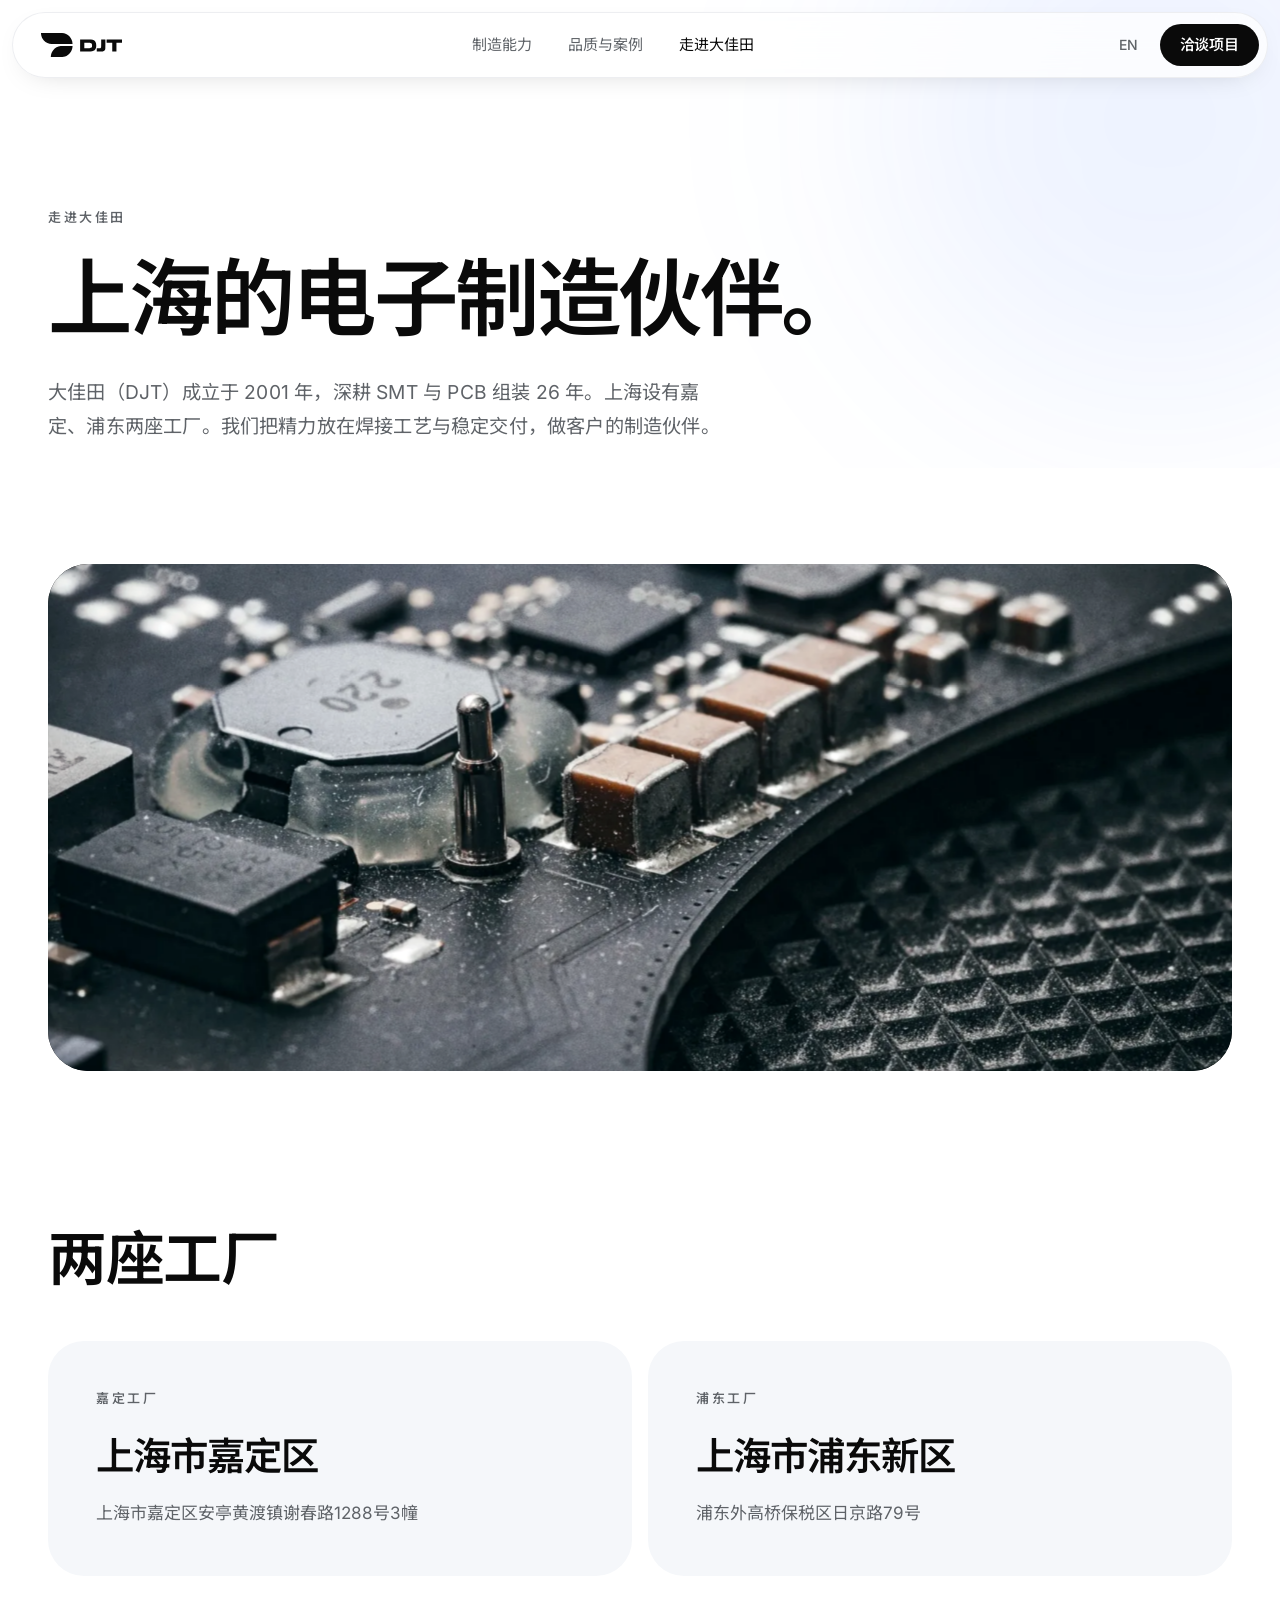
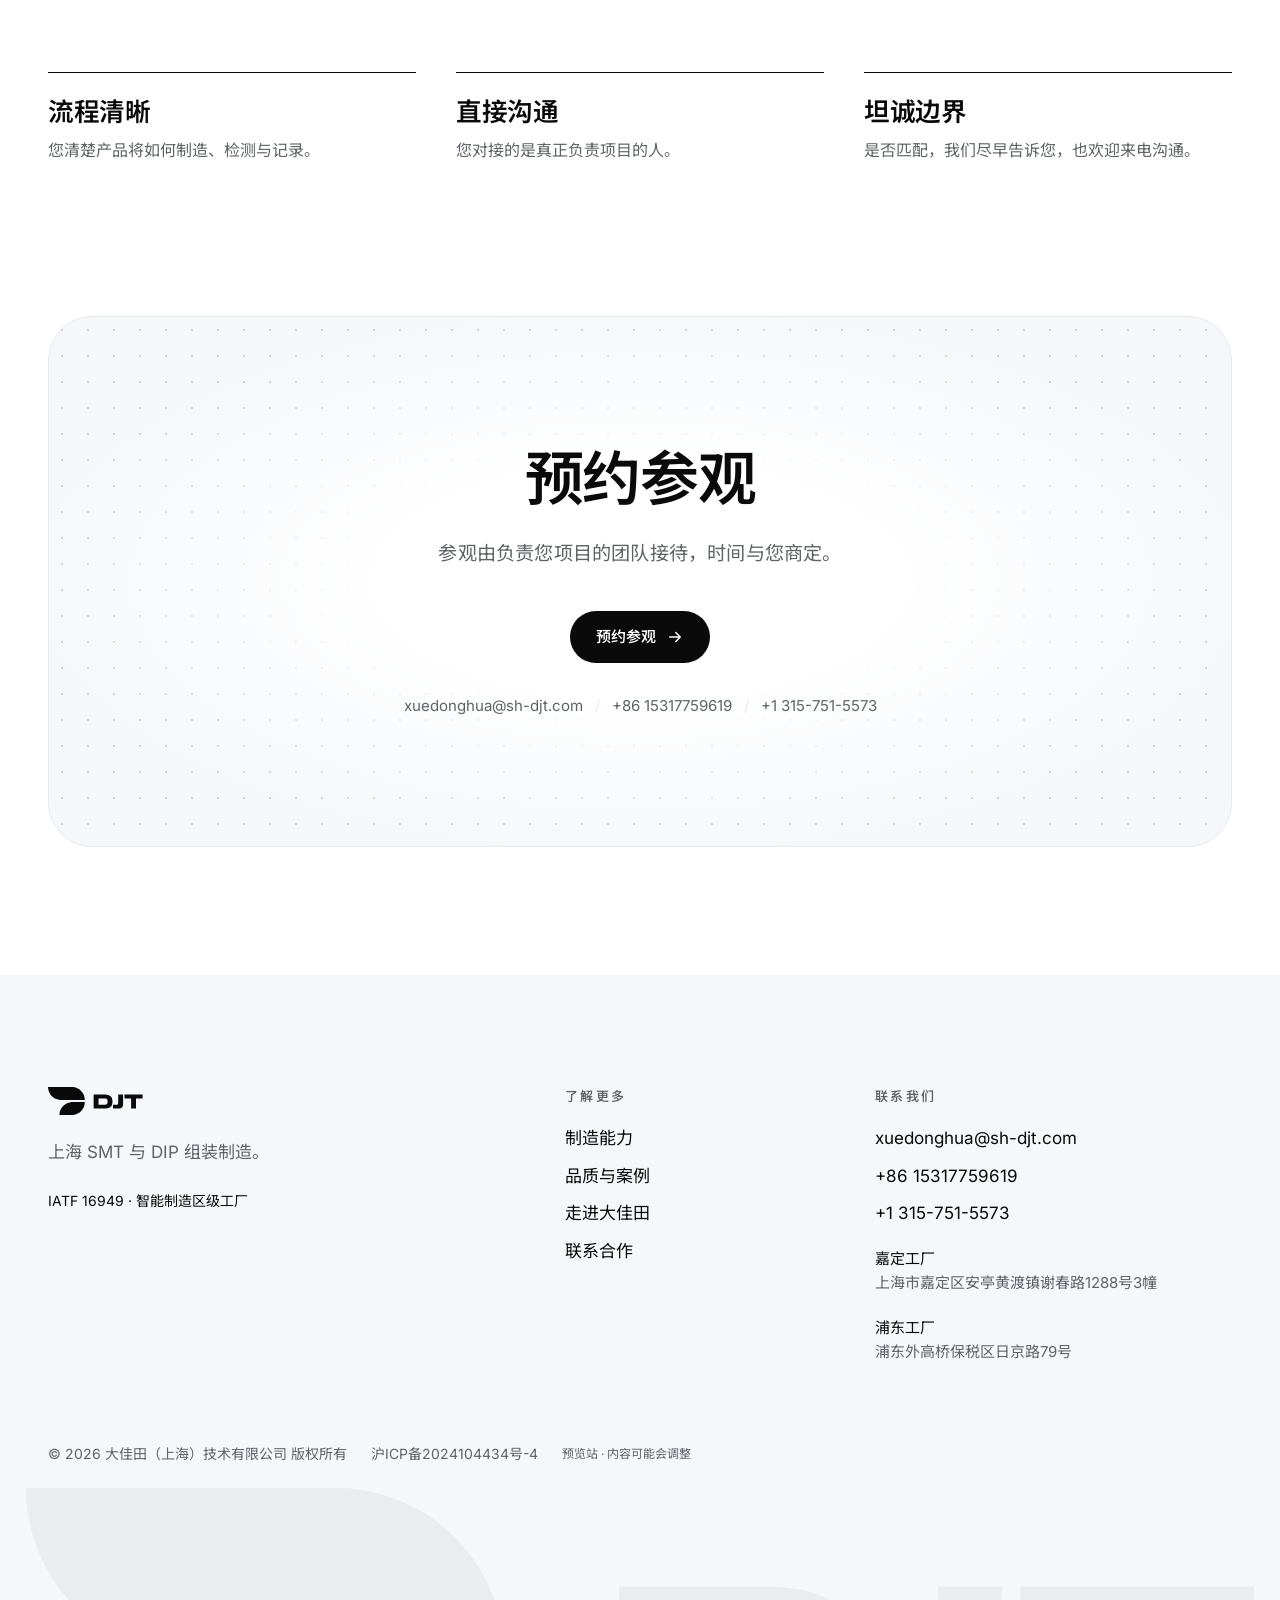
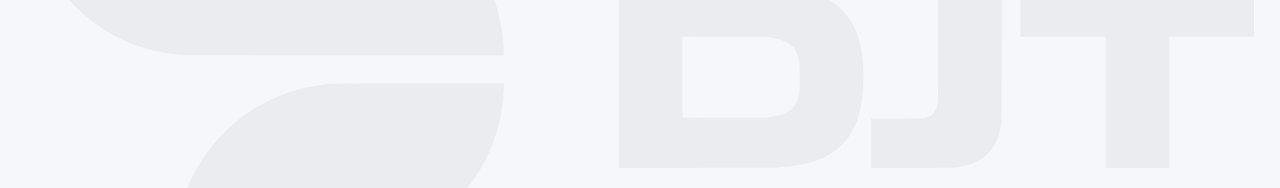
<file: zh/about/index.html>
<!DOCTYPE html><html lang="zh-CN"> <head><meta charset="utf-8"><script>
      // D-029: ordinary language links save the explicit choice before navigation.
      document.addEventListener('click', (event) => {
        const link = event.target instanceof Element ? event.target.closest('a[data-lang-switch]') : null;
        if (link) {
          try { localStorage.setItem('djt.lang', link.dataset.langSwitch); } catch {}
        }
      });

      (() => {
        // Exact language roots only; shared/bookmarked deep links always keep their URL.
        const path = location.pathname;
        if (path !== '/' && path !== '/zh/') return;
        let preferred;
        try { preferred = localStorage.getItem('djt.lang'); } catch {}
        if (preferred !== 'en' && preferred !== 'zh') {
          const languages = navigator.languages?.length ? navigator.languages : [navigator.language || ''];
          preferred = languages.some((language) => /^zh/i.test(language)) ? 'zh' : 'en';
        }
        const target = preferred === 'zh' ? '/zh/' : '/';
        if (path !== target) {
          location.replace(target + location.search + location.hash);
          return;
        }
        // Save only once the correct root has loaded, including after a successful redirect.
        try { localStorage.setItem('djt.lang', preferred); } catch {}
      })();
    </script><meta name="viewport" content="width=device-width, initial-scale=1"><title>走进大佳田｜上海</title><meta name="description" content="大佳田 DJT，上海 SMT 与 PCB 组装。了解我们的厂区、做事方式，以及如何预约参观。"><meta name="robots" content="noindex, nofollow"><link rel="canonical" href="https://djt-technology.github.io/zh/about/"><link rel="alternate" hreflang="en" href="https://djt-technology.github.io/about/"><link rel="alternate" hreflang="zh-CN" href="https://djt-technology.github.io/zh/about/"><link rel="alternate" hreflang="x-default" href="https://djt-technology.github.io/about/"><meta property="og:title" content="走进大佳田｜上海"><meta property="og:description" content="大佳田 DJT，上海 SMT 与 PCB 组装。了解我们的厂区、做事方式，以及如何预约参观。"><meta property="og:type" content="website"><meta property="og:url" content="https://djt-technology.github.io/zh/about/"><meta name="theme-color" content="#ffffff"><link rel="icon" href="/favicon.svg" type="image/svg+xml"><script>
      // Motion is opt-in: only when the user has not asked for reduced motion.
      if (!matchMedia('(prefers-reduced-motion: reduce)').matches) document.documentElement.classList.add('motion');
    </script><link rel="stylesheet" href="/_astro/_slug_.B5eVkZcJ.css"></head> <body> <a href="#main" class="sr-only focus:not-sr-only focus:fixed focus:left-4 focus:top-4 focus:z-[60] focus:rounded-full focus:bg-white focus:px-4 focus:py-2">跳到正文</a> <header class="site fixed left-1/2 top-3 z-50 w-[min(1360px,calc(100%-24px))] rounded-full border border-line/80 bg-white/75 shadow-[0_8px_30px_-18px_rgb(0,0,0,0.25)] backdrop-blur-xl" style="translate:-50% 0"> <div class="flex h-14 items-center justify-between gap-4 pl-5 pr-2 md:h-16 md:pl-7"> <a href="/zh/" aria-label="DJT" class="block shrink-0"><svg xmlns="http://www.w3.org/2000/svg" viewBox="0 0 5984 1771" fill="currentColor" class="h-5 w-auto md:h-6" role="img" aria-label="DJT"><path fill-rule="evenodd" d="M725 1752C725 1731 727 1701 731 1672C748 1523 807 1381 900 1264C1037 1091 1233 982 1450 957C1495 951 1470 952 1915 951L2327 951L2327 977C2326 991 2326 1005 2325 1007C2325 1009 2325 1017 2324 1024C2297 1344 2079 1622 1774 1727C1708 1749 1650 1761 1569 1769C1560 1770 1453 1770 1141 1771L725 1771L725 1752ZM2887 921L2887 480L3261 480C3631 480 3650 480 3688 483C3868 498 3972 556 4032 675C4064 740 4078 815 4078 920C4078 1044 4057 1134 4012 1204C3946 1304 3835 1352 3646 1362C3634 1363 3489 1363 3257 1363L2887 1363L2887 921ZM4114 1243L4114 1122L4244 1122L4374 1121L4382 1119C4411 1111 4430 1091 4438 1059C4442 1043 4442 1043 4442 757L4442 480L4597 480L4752 480L4752 803C4751 1103 4751 1128 4750 1141C4734 1268 4671 1337 4552 1357C4518 1363 4530 1362 4314 1363L4114 1363L4114 1243ZM5258 1044L5258 724L5051 724C4938 724 4844 724 4843 724C4842 724 4842 699 4842 602L4842 480L5413 480L5984 480L5984 602L5984 724L5780 724C5668 724 5576 724 5575 724C5574 725 5573 725 5571 725L5568 725L5568 1044L5568 1363L5413 1363L5258 1363L5258 1044ZM3596 1118C3599 1117 3606 1117 3612 1116C3664 1111 3707 1096 3729 1076C3747 1058 3760 1030 3765 994C3768 971 3769 911 3767 872C3763 785 3728 747 3638 731C3603 725 3604 725 3381 725L3197 724L3197 921C3197 1029 3197 1118 3198 1118C3199 1119 3587 1118 3596 1118ZM792 815C563 806 366 716 211 548C94 421 17 245 3 71C2 64 2 56 1 54C1 51 1 38 0 25L-0 0L769 0C1259 0 1544 0 1555 1C1980 25 2316 369 2327 792L2327 816L1563 816C1142 816 795 815 792 815Z"></path></svg></a> <nav class="hidden items-center gap-9 text-[15px] text-muted md:flex" aria-label="Main"> <a href="/zh/capabilities/" class="transition-colors hover:text-ink">制造能力</a><a href="/zh/quality/" class="transition-colors hover:text-ink">品质与案例</a><a href="/zh/about/" class="transition-colors hover:text-ink text-ink">走进大佳田</a> </nav> <div class="flex items-center gap-1.5 md:gap-2"> <a href="/about/" data-lang-switch="en" hreflang="en" lang="en" title="Switch to English" class="rounded-full px-3.5 py-2 text-sm font-medium text-muted transition-colors hover:bg-soft hover:text-ink">EN</a> <a href="/zh/contact/" class="btn hidden !px-5 !py-2.5 md:inline-flex">洽谈项目</a> <details class="group relative md:hidden"> <summary class="flex h-10 w-10 cursor-pointer list-none items-center justify-center rounded-full bg-ink text-white [&::-webkit-details-marker]:hidden" aria-label="菜单"> <svg width="18" height="18" viewBox="0 0 24 24" fill="none" stroke="currentColor" stroke-width="2" stroke-linecap="round"><path class="group-open:hidden" d="M4 8h16M4 16h16"></path><path class="hidden group-open:block" d="M6 6l12 12M18 6 6 18"></path></svg> </summary> <div class="absolute right-0 top-[calc(100%+12px)] w-[min(300px,calc(100vw-48px))] rounded-3xl border border-line bg-white p-3 shadow-2xl"> <a href="/zh/capabilities/" class="block rounded-2xl px-4 py-3.5 text-[17px] font-medium hover:bg-soft">制造能力</a><a href="/zh/quality/" class="block rounded-2xl px-4 py-3.5 text-[17px] font-medium hover:bg-soft">品质与案例</a><a href="/zh/about/" class="block rounded-2xl px-4 py-3.5 text-[17px] font-medium hover:bg-soft">走进大佳田</a><a href="/zh/contact/" class="block rounded-2xl px-4 py-3.5 text-[17px] font-medium hover:bg-soft">联系合作</a> </div> </details> </div> </div> </header> <main id="main"> <section class="relative overflow-hidden pb-6 pt-40 md:pt-52"> <div class="glow pointer-events-none absolute -right-40 -top-40 h-[560px] w-[560px] rounded-full bg-blue/8 blur-[110px]" aria-hidden="true"></div> <div class="wrap relative"> <p class="kicker rise" style="--i:0">走进大佳田</p> <h1 class="display rise mt-6 max-w-[11em]" style="--i:1">上海的电子制造伙伴。</h1> <p class="lead rise mt-8 max-w-2xl" style="--i:2">大佳田（DJT）成立于 2001 年，深耕 SMT 与 PCB 组装 26 年。上海设有嘉定、浦东两座工厂。我们把精力放在焊接工艺与稳定交付，做客户的制造伙伴。</p> </div> </section> <div class="wrap mt-16 md:mt-24" data-reveal> <figure class="photo aspect-[4/3] rounded-[40px] sm:aspect-[16/9] lg:aspect-[21/9]"> <img src="/_astro/macro.MWbk1FkZ_ZbzJy1.webp" srcset="/_astro/macro.MWbk1FkZ_1HTi1N.webp 800w, /_astro/macro.MWbk1FkZ_1d5FGL.webp 1280w, /_astro/macro.MWbk1FkZ_ZeBVcn.webp 1920w" alt sizes="(min-width: 1024px) 1360px, 100vw" data-parallax loading="lazy" decoding="async" fetchpriority="auto" width="2000" height="1333" class="absolute inset-0">  </figure> </div> <section class="section"> <div class="wrap"> <h2 class="h2" data-reveal>两座工厂</h2> <div class="mt-12 grid gap-4 md:grid-cols-2"> <div class="rounded-[36px] bg-soft p-9 md:p-12" data-reveal> <p class="kicker">嘉定工厂</p> <p class="mt-6 text-[clamp(26px,3vw,42px)] font-semibold leading-tight tracking-tight">上海市嘉定区</p> <p class="mt-5 text-[17px] leading-relaxed text-muted">上海市嘉定区安亭黄渡镇谢春路1288号3幢</p> </div><div class="rounded-[36px] bg-soft p-9 md:p-12" data-reveal> <p class="kicker">浦东工厂</p> <p class="mt-6 text-[clamp(26px,3vw,42px)] font-semibold leading-tight tracking-tight">上海市浦东新区</p> <p class="mt-5 text-[17px] leading-relaxed text-muted">浦东外高桥保税区日京路79号</p> </div> </div> <ul class="mt-24 grid gap-10 md:grid-cols-3"> <li class="border-t border-ink pt-6" data-reveal><h3 class="h3">流程清晰</h3><p class="mt-3 text-muted">您清楚产品将如何制造、检测与记录。</p></li><li class="border-t border-ink pt-6" data-reveal><h3 class="h3">直接沟通</h3><p class="mt-3 text-muted">您对接的是真正负责项目的人。</p></li><li class="border-t border-ink pt-6" data-reveal><h3 class="h3">坦诚边界</h3><p class="mt-3 text-muted">是否匹配，我们尽早告诉您，也欢迎来电沟通。</p></li> </ul> </div> </section> <section class="wrap pb-24 md:pb-32"> <div class="dots relative overflow-hidden rounded-[44px] border border-line bg-soft px-6 py-20 text-center md:py-32" data-reveal> <div class="pointer-events-none absolute inset-0 bg-[radial-gradient(ellipse_at_center,#fff_30%,transparent_75%)]" aria-hidden="true"></div> <div class="relative"> <h2 class="h2 mx-auto max-w-[18ch]">预约参观</h2> <p class="lead mx-auto mt-6 max-w-xl">参观由负责您项目的团队接待，时间与您商定。</p> <div class="mt-10 flex flex-wrap items-center justify-center gap-3"> <a href="/zh/contact/" class="btn">预约参观<svg width="18" height="18" viewBox="0 0 24 24" fill="none" stroke="currentColor" stroke-width="2" stroke-linecap="round" stroke-linejoin="round" aria-hidden="true"><path d="M5 12h14m-6-6 6 6-6 6"></path></svg></a> </div> <p class="mt-8 flex flex-col items-center justify-center gap-2 text-[15px] text-muted sm:flex-row sm:flex-wrap sm:gap-x-0 sm:gap-y-1"> <a class="hover:text-ink" href="mailto:xuedonghua@sh-djt.com">xuedonghua@sh-djt.com</a> <span class="contents"> <span class="mx-3 hidden text-line sm:inline" aria-hidden="true">/</span> <a class="hover:text-ink" href="tel:+8615317759619">+86 15317759619</a> </span><span class="contents"> <span class="mx-3 hidden text-line sm:inline" aria-hidden="true">/</span> <a class="hover:text-ink" href="tel:+1315-751-5573">+1 315-751-5573</a> </span> </p> </div> </div> </section> </main> <footer class="relative overflow-hidden bg-soft"> <div class="wrap pt-20 md:pt-28"> <div class="grid gap-14 md:grid-cols-12"> <div class="md:col-span-5"> <svg xmlns="http://www.w3.org/2000/svg" viewBox="0 0 5984 1771" fill="currentColor" class="h-7 w-auto" role="img" aria-label="DJT"><path fill-rule="evenodd" d="M725 1752C725 1731 727 1701 731 1672C748 1523 807 1381 900 1264C1037 1091 1233 982 1450 957C1495 951 1470 952 1915 951L2327 951L2327 977C2326 991 2326 1005 2325 1007C2325 1009 2325 1017 2324 1024C2297 1344 2079 1622 1774 1727C1708 1749 1650 1761 1569 1769C1560 1770 1453 1770 1141 1771L725 1771L725 1752ZM2887 921L2887 480L3261 480C3631 480 3650 480 3688 483C3868 498 3972 556 4032 675C4064 740 4078 815 4078 920C4078 1044 4057 1134 4012 1204C3946 1304 3835 1352 3646 1362C3634 1363 3489 1363 3257 1363L2887 1363L2887 921ZM4114 1243L4114 1122L4244 1122L4374 1121L4382 1119C4411 1111 4430 1091 4438 1059C4442 1043 4442 1043 4442 757L4442 480L4597 480L4752 480L4752 803C4751 1103 4751 1128 4750 1141C4734 1268 4671 1337 4552 1357C4518 1363 4530 1362 4314 1363L4114 1363L4114 1243ZM5258 1044L5258 724L5051 724C4938 724 4844 724 4843 724C4842 724 4842 699 4842 602L4842 480L5413 480L5984 480L5984 602L5984 724L5780 724C5668 724 5576 724 5575 724C5574 725 5573 725 5571 725L5568 725L5568 1044L5568 1363L5413 1363L5258 1363L5258 1044ZM3596 1118C3599 1117 3606 1117 3612 1116C3664 1111 3707 1096 3729 1076C3747 1058 3760 1030 3765 994C3768 971 3769 911 3767 872C3763 785 3728 747 3638 731C3603 725 3604 725 3381 725L3197 724L3197 921C3197 1029 3197 1118 3198 1118C3199 1119 3587 1118 3596 1118ZM792 815C563 806 366 716 211 548C94 421 17 245 3 71C2 64 2 56 1 54C1 51 1 38 0 25L-0 0L769 0C1259 0 1544 0 1555 1C1980 25 2316 369 2327 792L2327 816L1563 816C1142 816 795 815 792 815Z"></path></svg> <p class="mt-6 max-w-sm text-[17px] leading-relaxed text-muted">上海 SMT 与 DIP 组装制造。</p> <p class="mt-6 text-sm text-ink">IATF 16949 · 智能制造区级工厂</p> </div> <nav class="md:col-span-3" aria-label="Footer"> <p class="kicker mb-5 !text-muted">了解更多</p> <ul class="space-y-3 text-[17px]"> <li><a href="/zh/capabilities/" class="transition-colors hover:text-blue">制造能力</a></li><li><a href="/zh/quality/" class="transition-colors hover:text-blue">品质与案例</a></li><li><a href="/zh/about/" class="transition-colors hover:text-blue">走进大佳田</a></li><li><a href="/zh/contact/" class="transition-colors hover:text-blue">联系合作</a></li> </ul> </nav> <div class="md:col-span-4"> <p class="kicker mb-5 !text-muted">联系我们</p> <ul class="space-y-3 text-[17px]"> <li><a href="mailto:xuedonghua@sh-djt.com" class="transition-colors hover:text-blue">xuedonghua@sh-djt.com</a></li> <li><a href="tel:+8615317759619" class="transition-colors hover:text-blue">+86 15317759619</a></li><li><a href="tel:+1315-751-5573" class="transition-colors hover:text-blue">+1 315-751-5573</a></li> <li class="pt-2 text-[15px] leading-relaxed text-muted"><span class="text-ink">嘉定工厂</span><br>上海市嘉定区安亭黄渡镇谢春路1288号3幢</li><li class="pt-2 text-[15px] leading-relaxed text-muted"><span class="text-ink">浦东工厂</span><br>浦东外高桥保税区日京路79号</li> </ul> </div> </div> <div class="mt-20 flex flex-col gap-2 pb-6 text-sm text-muted sm:flex-row sm:flex-wrap sm:items-center sm:gap-x-6 sm:gap-y-2"> <p> © 2026 大佳田（上海）技术有限公司  版权所有 </p> <p> <a href="https://beian.miit.gov.cn/" target="_blank" rel="noopener noreferrer" class="transition-colors hover:text-blue">沪ICP备2024104434号-4</a> </p> <p class="text-xs">预览站 · 内容可能会调整</p> </div> </div> <div class="pointer-events-none select-none mt-0 -mb-[5vw] px-[2vw] text-ink/[0.045]" aria-hidden="true"><svg xmlns="http://www.w3.org/2000/svg" viewBox="0 0 5984 1771" fill="currentColor" class="h-auto w-full" role="img" aria-label="DJT"><path fill-rule="evenodd" d="M725 1752C725 1731 727 1701 731 1672C748 1523 807 1381 900 1264C1037 1091 1233 982 1450 957C1495 951 1470 952 1915 951L2327 951L2327 977C2326 991 2326 1005 2325 1007C2325 1009 2325 1017 2324 1024C2297 1344 2079 1622 1774 1727C1708 1749 1650 1761 1569 1769C1560 1770 1453 1770 1141 1771L725 1771L725 1752ZM2887 921L2887 480L3261 480C3631 480 3650 480 3688 483C3868 498 3972 556 4032 675C4064 740 4078 815 4078 920C4078 1044 4057 1134 4012 1204C3946 1304 3835 1352 3646 1362C3634 1363 3489 1363 3257 1363L2887 1363L2887 921ZM4114 1243L4114 1122L4244 1122L4374 1121L4382 1119C4411 1111 4430 1091 4438 1059C4442 1043 4442 1043 4442 757L4442 480L4597 480L4752 480L4752 803C4751 1103 4751 1128 4750 1141C4734 1268 4671 1337 4552 1357C4518 1363 4530 1362 4314 1363L4114 1363L4114 1243ZM5258 1044L5258 724L5051 724C4938 724 4844 724 4843 724C4842 724 4842 699 4842 602L4842 480L5413 480L5984 480L5984 602L5984 724L5780 724C5668 724 5576 724 5575 724C5574 725 5573 725 5571 725L5568 725L5568 1044L5568 1363L5413 1363L5258 1363L5258 1044ZM3596 1118C3599 1117 3606 1117 3612 1116C3664 1111 3707 1096 3729 1076C3747 1058 3760 1030 3765 994C3768 971 3769 911 3767 872C3763 785 3728 747 3638 731C3603 725 3604 725 3381 725L3197 724L3197 921C3197 1029 3197 1118 3198 1118C3199 1119 3587 1118 3596 1118ZM792 815C563 806 366 716 211 548C94 421 17 245 3 71C2 64 2 56 1 54C1 51 1 38 0 25L-0 0L769 0C1259 0 1544 0 1555 1C1980 25 2316 369 2327 792L2327 816L1563 816C1142 816 795 815 792 815Z"></path></svg></div> </footer> <script type="module" src="/_astro/Base.astro_astro_type_script_index_0_lang.Cr2k9Nd1.js"></script> </body> </html>
</file>
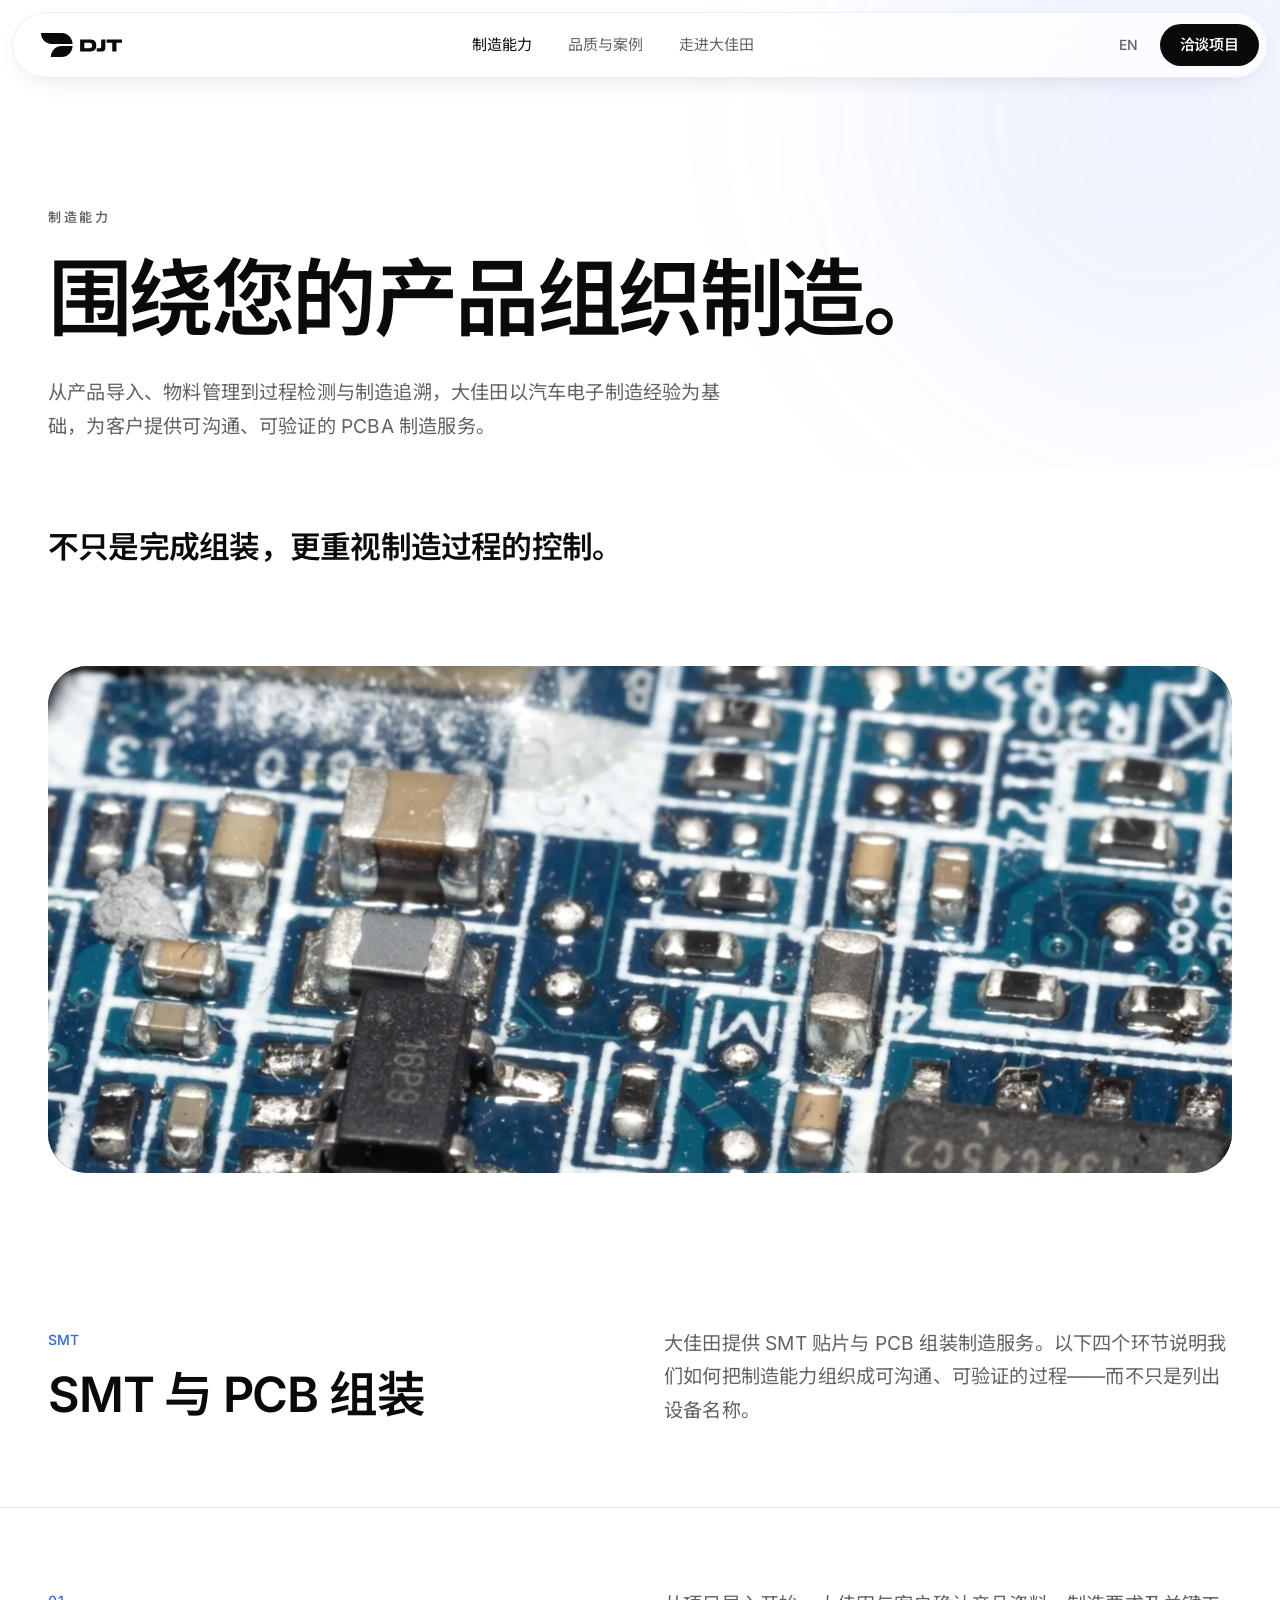
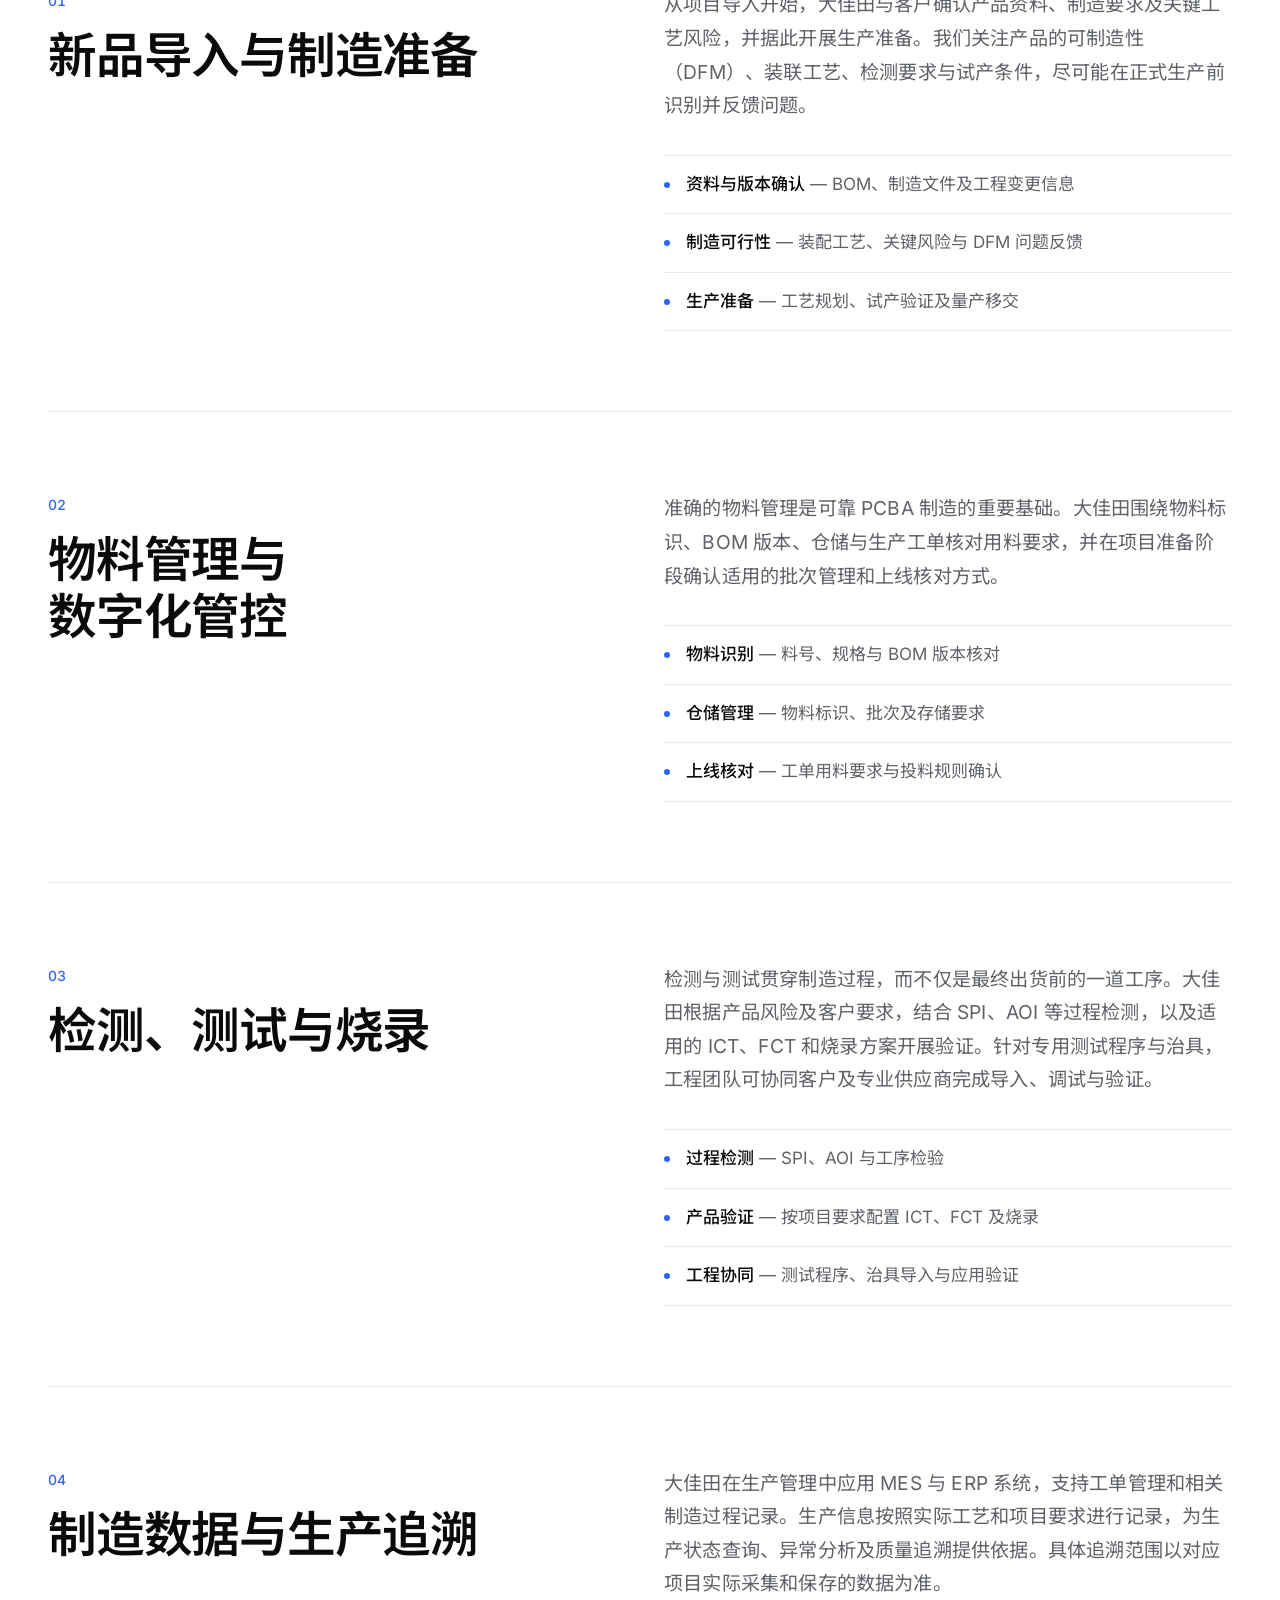
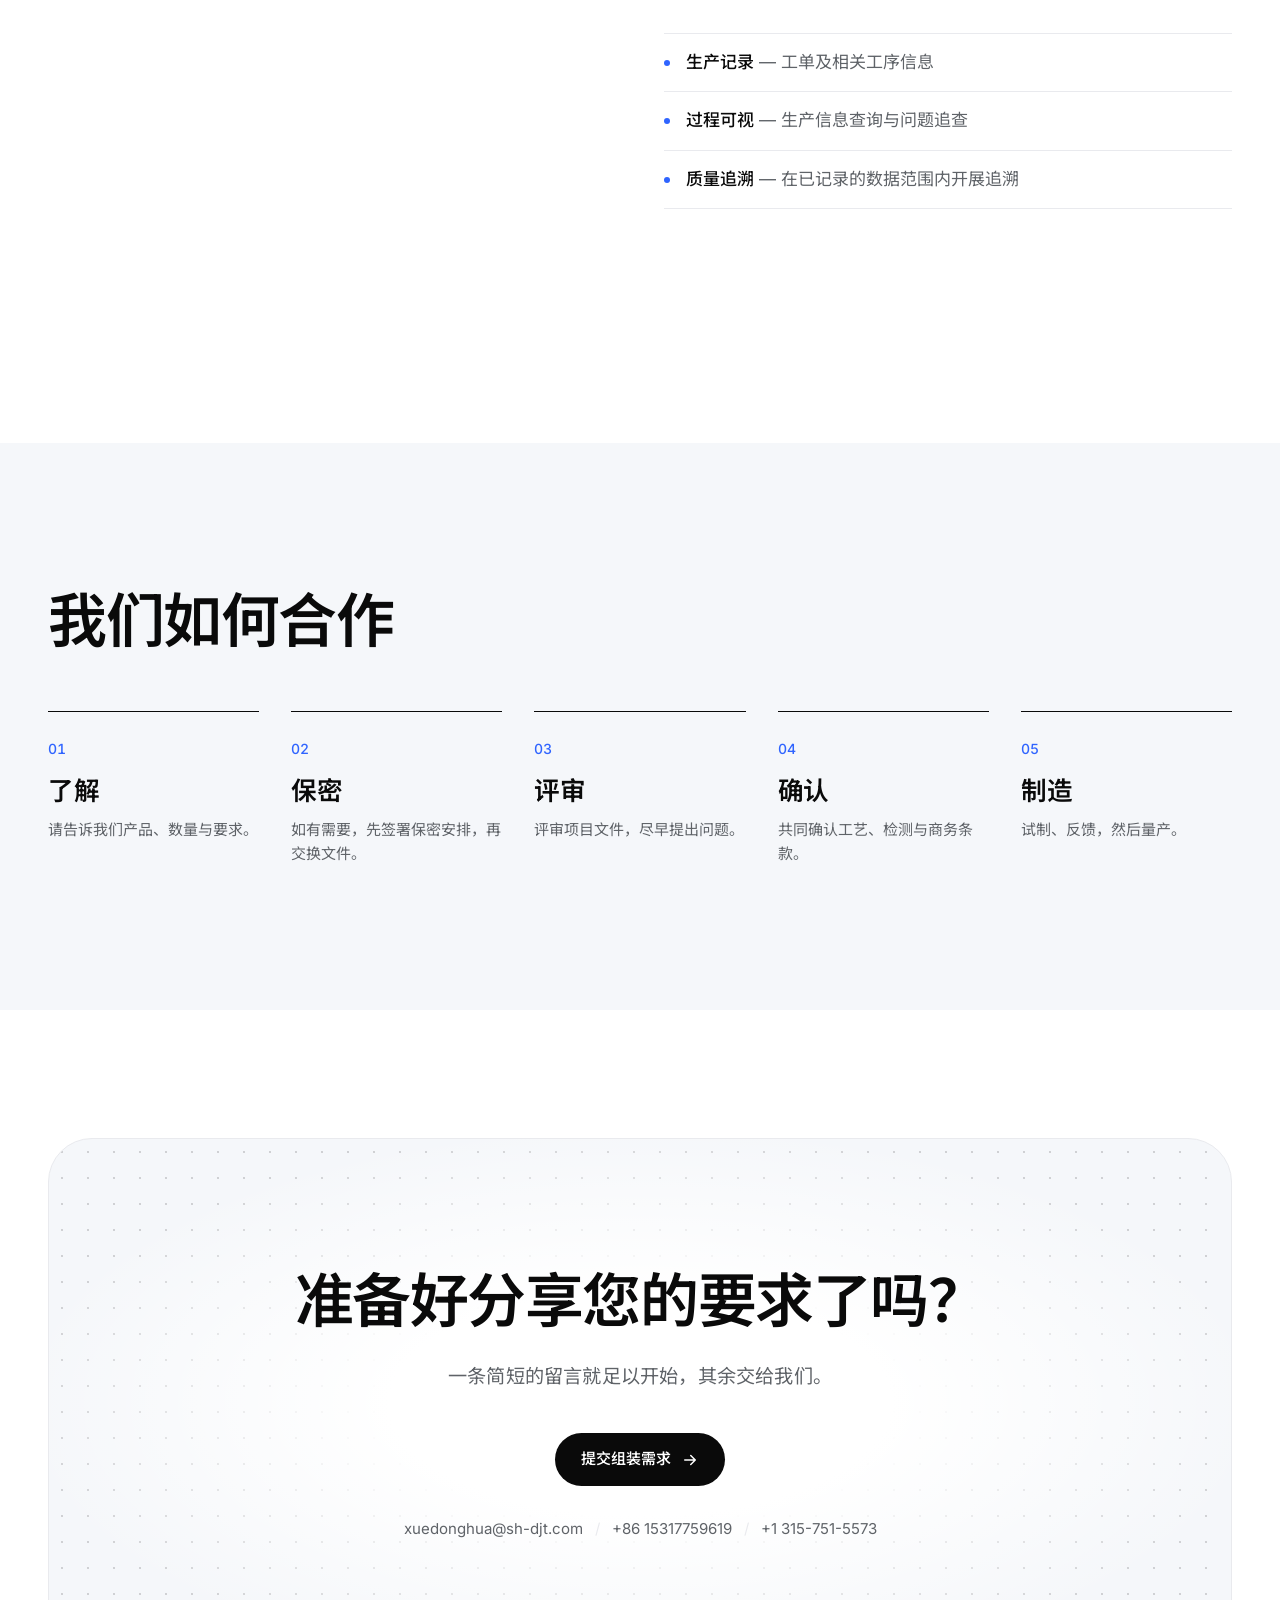
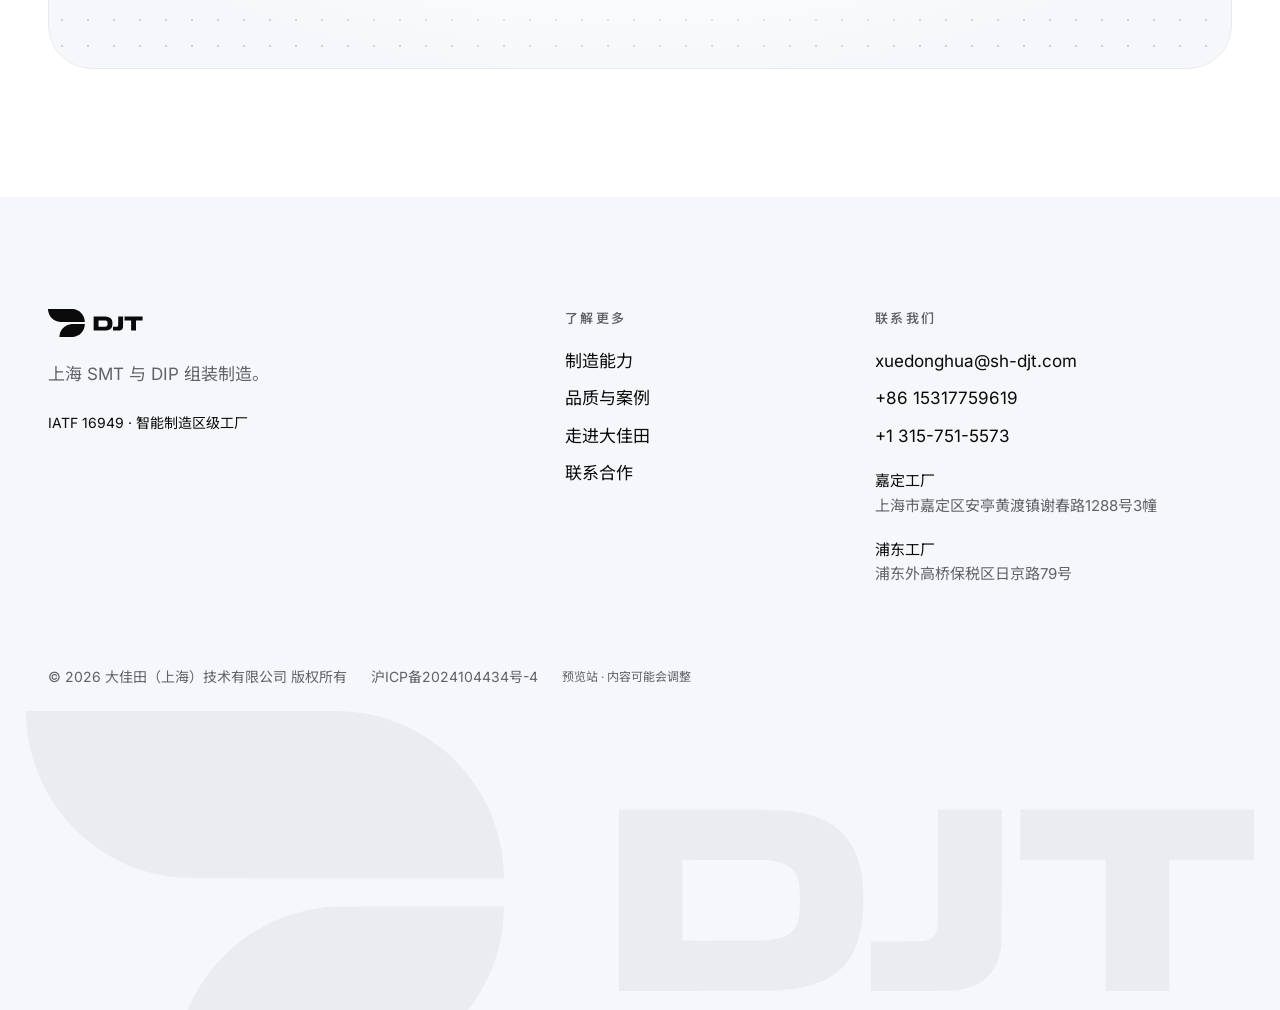
<file: zh/capabilities/index.html>
<!DOCTYPE html><html lang="zh-CN"> <head><meta charset="utf-8"><script>
      // D-029: ordinary language links save the explicit choice before navigation.
      document.addEventListener('click', (event) => {
        const link = event.target instanceof Element ? event.target.closest('a[data-lang-switch]') : null;
        if (link) {
          try { localStorage.setItem('djt.lang', link.dataset.langSwitch); } catch {}
        }
      });

      (() => {
        // Exact language roots only; shared/bookmarked deep links always keep their URL.
        const path = location.pathname;
        if (path !== '/' && path !== '/zh/') return;
        let preferred;
        try { preferred = localStorage.getItem('djt.lang'); } catch {}
        if (preferred !== 'en' && preferred !== 'zh') {
          const languages = navigator.languages?.length ? navigator.languages : [navigator.language || ''];
          preferred = languages.some((language) => /^zh/i.test(language)) ? 'zh' : 'en';
        }
        const target = preferred === 'zh' ? '/zh/' : '/';
        if (path !== target) {
          location.replace(target + location.search + location.hash);
          return;
        }
        // Save only once the correct root has loaded, including after a successful redirect.
        try { localStorage.setItem('djt.lang', preferred); } catch {}
      })();
    </script><meta name="viewport" content="width=device-width, initial-scale=1"><title>制造能力｜大佳田 DJT</title><meta name="description" content="新品导入与制造准备、物料管理与数字化管控、检测测试与烧录、制造数据与生产追溯。大佳田以汽车电子制造经验为基础，提供可沟通、可验证的 PCBA 制造服务。"><meta name="robots" content="noindex, nofollow"><link rel="canonical" href="https://djt-technology.github.io/zh/capabilities/"><link rel="alternate" hreflang="en" href="https://djt-technology.github.io/capabilities/"><link rel="alternate" hreflang="zh-CN" href="https://djt-technology.github.io/zh/capabilities/"><link rel="alternate" hreflang="x-default" href="https://djt-technology.github.io/capabilities/"><meta property="og:title" content="制造能力｜大佳田 DJT"><meta property="og:description" content="新品导入与制造准备、物料管理与数字化管控、检测测试与烧录、制造数据与生产追溯。大佳田以汽车电子制造经验为基础，提供可沟通、可验证的 PCBA 制造服务。"><meta property="og:type" content="website"><meta property="og:url" content="https://djt-technology.github.io/zh/capabilities/"><meta name="theme-color" content="#ffffff"><link rel="icon" href="/favicon.svg" type="image/svg+xml"><script>
      // Motion is opt-in: only when the user has not asked for reduced motion.
      if (!matchMedia('(prefers-reduced-motion: reduce)').matches) document.documentElement.classList.add('motion');
    </script><link rel="stylesheet" href="/_astro/_slug_.B5eVkZcJ.css"></head> <body> <a href="#main" class="sr-only focus:not-sr-only focus:fixed focus:left-4 focus:top-4 focus:z-[60] focus:rounded-full focus:bg-white focus:px-4 focus:py-2">跳到正文</a> <header class="site fixed left-1/2 top-3 z-50 w-[min(1360px,calc(100%-24px))] rounded-full border border-line/80 bg-white/75 shadow-[0_8px_30px_-18px_rgb(0,0,0,0.25)] backdrop-blur-xl" style="translate:-50% 0"> <div class="flex h-14 items-center justify-between gap-4 pl-5 pr-2 md:h-16 md:pl-7"> <a href="/zh/" aria-label="DJT" class="block shrink-0"><svg xmlns="http://www.w3.org/2000/svg" viewBox="0 0 5984 1771" fill="currentColor" class="h-5 w-auto md:h-6" role="img" aria-label="DJT"><path fill-rule="evenodd" d="M725 1752C725 1731 727 1701 731 1672C748 1523 807 1381 900 1264C1037 1091 1233 982 1450 957C1495 951 1470 952 1915 951L2327 951L2327 977C2326 991 2326 1005 2325 1007C2325 1009 2325 1017 2324 1024C2297 1344 2079 1622 1774 1727C1708 1749 1650 1761 1569 1769C1560 1770 1453 1770 1141 1771L725 1771L725 1752ZM2887 921L2887 480L3261 480C3631 480 3650 480 3688 483C3868 498 3972 556 4032 675C4064 740 4078 815 4078 920C4078 1044 4057 1134 4012 1204C3946 1304 3835 1352 3646 1362C3634 1363 3489 1363 3257 1363L2887 1363L2887 921ZM4114 1243L4114 1122L4244 1122L4374 1121L4382 1119C4411 1111 4430 1091 4438 1059C4442 1043 4442 1043 4442 757L4442 480L4597 480L4752 480L4752 803C4751 1103 4751 1128 4750 1141C4734 1268 4671 1337 4552 1357C4518 1363 4530 1362 4314 1363L4114 1363L4114 1243ZM5258 1044L5258 724L5051 724C4938 724 4844 724 4843 724C4842 724 4842 699 4842 602L4842 480L5413 480L5984 480L5984 602L5984 724L5780 724C5668 724 5576 724 5575 724C5574 725 5573 725 5571 725L5568 725L5568 1044L5568 1363L5413 1363L5258 1363L5258 1044ZM3596 1118C3599 1117 3606 1117 3612 1116C3664 1111 3707 1096 3729 1076C3747 1058 3760 1030 3765 994C3768 971 3769 911 3767 872C3763 785 3728 747 3638 731C3603 725 3604 725 3381 725L3197 724L3197 921C3197 1029 3197 1118 3198 1118C3199 1119 3587 1118 3596 1118ZM792 815C563 806 366 716 211 548C94 421 17 245 3 71C2 64 2 56 1 54C1 51 1 38 0 25L-0 0L769 0C1259 0 1544 0 1555 1C1980 25 2316 369 2327 792L2327 816L1563 816C1142 816 795 815 792 815Z"></path></svg></a> <nav class="hidden items-center gap-9 text-[15px] text-muted md:flex" aria-label="Main"> <a href="/zh/capabilities/" class="transition-colors hover:text-ink text-ink">制造能力</a><a href="/zh/quality/" class="transition-colors hover:text-ink">品质与案例</a><a href="/zh/about/" class="transition-colors hover:text-ink">走进大佳田</a> </nav> <div class="flex items-center gap-1.5 md:gap-2"> <a href="/capabilities/" data-lang-switch="en" hreflang="en" lang="en" title="Switch to English" class="rounded-full px-3.5 py-2 text-sm font-medium text-muted transition-colors hover:bg-soft hover:text-ink">EN</a> <a href="/zh/contact/" class="btn hidden !px-5 !py-2.5 md:inline-flex">洽谈项目</a> <details class="group relative md:hidden"> <summary class="flex h-10 w-10 cursor-pointer list-none items-center justify-center rounded-full bg-ink text-white [&::-webkit-details-marker]:hidden" aria-label="菜单"> <svg width="18" height="18" viewBox="0 0 24 24" fill="none" stroke="currentColor" stroke-width="2" stroke-linecap="round"><path class="group-open:hidden" d="M4 8h16M4 16h16"></path><path class="hidden group-open:block" d="M6 6l12 12M18 6 6 18"></path></svg> </summary> <div class="absolute right-0 top-[calc(100%+12px)] w-[min(300px,calc(100vw-48px))] rounded-3xl border border-line bg-white p-3 shadow-2xl"> <a href="/zh/capabilities/" class="block rounded-2xl px-4 py-3.5 text-[17px] font-medium hover:bg-soft">制造能力</a><a href="/zh/quality/" class="block rounded-2xl px-4 py-3.5 text-[17px] font-medium hover:bg-soft">品质与案例</a><a href="/zh/about/" class="block rounded-2xl px-4 py-3.5 text-[17px] font-medium hover:bg-soft">走进大佳田</a><a href="/zh/contact/" class="block rounded-2xl px-4 py-3.5 text-[17px] font-medium hover:bg-soft">联系合作</a> </div> </details> </div> </div> </header> <main id="main"> <section class="relative overflow-hidden pb-6 pt-40 md:pt-52"> <div class="glow pointer-events-none absolute -right-40 -top-40 h-[560px] w-[560px] rounded-full bg-blue/8 blur-[110px]" aria-hidden="true"></div> <div class="wrap relative"> <p class="kicker rise" style="--i:0">制造能力</p> <h1 class="display rise mt-6 max-w-[11em]" style="--i:1">围绕您的产品组织制造。</h1> <p class="lead rise mt-8 max-w-2xl" style="--i:2">从产品导入、物料管理到过程检测与制造追溯，大佳田以汽车电子制造经验为基础，为客户提供可沟通、可验证的 PCBA 制造服务。</p> </div> </section> <div class="wrap mt-10 md:mt-14" data-reveal> <p class="text-[clamp(22px,2.4vw,32px)] font-semibold tracking-tight text-ink">不只是完成组装，更重视制造过程的控制。</p> </div> <div class="wrap mt-16 md:mt-24" data-reveal> <figure class="photo aspect-[4/3] rounded-[40px] sm:aspect-[16/9] lg:aspect-[21/9]"> <img src="/_astro/board.gj6Odh4M_rnNrU.webp" srcset="/_astro/board.gj6Odh4M_ZSQ189.webp 800w, /_astro/board.gj6Odh4M_8S5t8.webp 1280w, /_astro/board.gj6Odh4M_Z24FRAS.webp 1920w" alt sizes="(min-width: 1024px) 1360px, 100vw" data-parallax loading="lazy" decoding="async" fetchpriority="auto" width="2000" height="2000" class="absolute inset-0">  </figure> </div> <section class="section"> <div class="wrap grid gap-8 border-b border-line pb-14 md:grid-cols-12 md:gap-12 md:pb-20" data-reveal> <div class="md:col-span-5"> <span class="text-sm font-medium text-blue">SMT</span> <h2 class="h2 mt-4 !text-[clamp(30px,3.8vw,54px)]">SMT 与 PCB 组装</h2> </div> <div class="md:col-span-6 md:col-start-7"> <p class="lead">大佳田提供 SMT 贴片与 PCB 组装制造服务。以下四个环节说明我们如何把制造能力组织成可沟通、可验证的过程——而不只是列出设备名称。</p> </div> </div> <div class="wrap"> <article class="grid gap-8 border-t border-line py-14 first:border-t-0 md:grid-cols-12 md:gap-12 md:py-20"> <div class="md:col-span-5" data-reveal> <span class="text-sm font-medium tabular-nums text-blue">01</span> <h2 class="h2 mt-4 !text-[clamp(30px,3.8vw,54px)]">新品导入与制造准备</h2> </div> <div class="md:col-span-6 md:col-start-7" data-reveal> <p class="lead">从项目导入开始，大佳田与客户确认产品资料、制造要求及关键工艺风险，并据此开展生产准备。我们关注产品的可制造性（DFM）、装联工艺、检测要求与试产条件，尽可能在正式生产前识别并反馈问题。</p> <ul class="mt-8 divide-y divide-line border-y border-line"> <li class="flex gap-4 py-4 text-[17px]"> <span class="mt-2.5 h-1.5 w-1.5 shrink-0 rounded-full bg-blue"></span> <span><span class="font-medium text-ink">资料与版本确认</span><span class="text-muted"> — BOM、制造文件及工程变更信息</span></span> </li><li class="flex gap-4 py-4 text-[17px]"> <span class="mt-2.5 h-1.5 w-1.5 shrink-0 rounded-full bg-blue"></span> <span><span class="font-medium text-ink">制造可行性</span><span class="text-muted"> — 装配工艺、关键风险与 DFM 问题反馈</span></span> </li><li class="flex gap-4 py-4 text-[17px]"> <span class="mt-2.5 h-1.5 w-1.5 shrink-0 rounded-full bg-blue"></span> <span><span class="font-medium text-ink">生产准备</span><span class="text-muted"> — 工艺规划、试产验证及量产移交</span></span> </li> </ul> </div> </article><article class="grid gap-8 border-t border-line py-14 first:border-t-0 md:grid-cols-12 md:gap-12 md:py-20"> <div class="md:col-span-5" data-reveal> <span class="text-sm font-medium tabular-nums text-blue">02</span> <h2 class="h2 mt-4 !text-[clamp(30px,3.8vw,54px)]">物料管理与数字化管控</h2> </div> <div class="md:col-span-6 md:col-start-7" data-reveal> <p class="lead">准确的物料管理是可靠 PCBA 制造的重要基础。大佳田围绕物料标识、BOM 版本、仓储与生产工单核对用料要求，并在项目准备阶段确认适用的批次管理和上线核对方式。</p> <ul class="mt-8 divide-y divide-line border-y border-line"> <li class="flex gap-4 py-4 text-[17px]"> <span class="mt-2.5 h-1.5 w-1.5 shrink-0 rounded-full bg-blue"></span> <span><span class="font-medium text-ink">物料识别</span><span class="text-muted"> — 料号、规格与 BOM 版本核对</span></span> </li><li class="flex gap-4 py-4 text-[17px]"> <span class="mt-2.5 h-1.5 w-1.5 shrink-0 rounded-full bg-blue"></span> <span><span class="font-medium text-ink">仓储管理</span><span class="text-muted"> — 物料标识、批次及存储要求</span></span> </li><li class="flex gap-4 py-4 text-[17px]"> <span class="mt-2.5 h-1.5 w-1.5 shrink-0 rounded-full bg-blue"></span> <span><span class="font-medium text-ink">上线核对</span><span class="text-muted"> — 工单用料要求与投料规则确认</span></span> </li> </ul> </div> </article><article class="grid gap-8 border-t border-line py-14 first:border-t-0 md:grid-cols-12 md:gap-12 md:py-20"> <div class="md:col-span-5" data-reveal> <span class="text-sm font-medium tabular-nums text-blue">03</span> <h2 class="h2 mt-4 !text-[clamp(30px,3.8vw,54px)]">检测、测试与烧录</h2> </div> <div class="md:col-span-6 md:col-start-7" data-reveal> <p class="lead">检测与测试贯穿制造过程，而不仅是最终出货前的一道工序。大佳田根据产品风险及客户要求，结合 SPI、AOI 等过程检测，以及适用的 ICT、FCT 和烧录方案开展验证。针对专用测试程序与治具，工程团队可协同客户及专业供应商完成导入、调试与验证。</p> <ul class="mt-8 divide-y divide-line border-y border-line"> <li class="flex gap-4 py-4 text-[17px]"> <span class="mt-2.5 h-1.5 w-1.5 shrink-0 rounded-full bg-blue"></span> <span><span class="font-medium text-ink">过程检测</span><span class="text-muted"> — SPI、AOI 与工序检验</span></span> </li><li class="flex gap-4 py-4 text-[17px]"> <span class="mt-2.5 h-1.5 w-1.5 shrink-0 rounded-full bg-blue"></span> <span><span class="font-medium text-ink">产品验证</span><span class="text-muted"> — 按项目要求配置 ICT、FCT 及烧录</span></span> </li><li class="flex gap-4 py-4 text-[17px]"> <span class="mt-2.5 h-1.5 w-1.5 shrink-0 rounded-full bg-blue"></span> <span><span class="font-medium text-ink">工程协同</span><span class="text-muted"> — 测试程序、治具导入与应用验证</span></span> </li> </ul> </div> </article><article class="grid gap-8 border-t border-line py-14 first:border-t-0 md:grid-cols-12 md:gap-12 md:py-20"> <div class="md:col-span-5" data-reveal> <span class="text-sm font-medium tabular-nums text-blue">04</span> <h2 class="h2 mt-4 !text-[clamp(30px,3.8vw,54px)]">制造数据与生产追溯</h2> </div> <div class="md:col-span-6 md:col-start-7" data-reveal> <p class="lead">大佳田在生产管理中应用 MES 与 ERP 系统，支持工单管理和相关制造过程记录。生产信息按照实际工艺和项目要求进行记录，为生产状态查询、异常分析及质量追溯提供依据。具体追溯范围以对应项目实际采集和保存的数据为准。</p> <ul class="mt-8 divide-y divide-line border-y border-line"> <li class="flex gap-4 py-4 text-[17px]"> <span class="mt-2.5 h-1.5 w-1.5 shrink-0 rounded-full bg-blue"></span> <span><span class="font-medium text-ink">生产记录</span><span class="text-muted"> — 工单及相关工序信息</span></span> </li><li class="flex gap-4 py-4 text-[17px]"> <span class="mt-2.5 h-1.5 w-1.5 shrink-0 rounded-full bg-blue"></span> <span><span class="font-medium text-ink">过程可视</span><span class="text-muted"> — 生产信息查询与问题追查</span></span> </li><li class="flex gap-4 py-4 text-[17px]"> <span class="mt-2.5 h-1.5 w-1.5 shrink-0 rounded-full bg-blue"></span> <span><span class="font-medium text-ink">质量追溯</span><span class="text-muted"> — 在已记录的数据范围内开展追溯</span></span> </li> </ul> </div> </article> </div> </section> <section class="bg-soft py-24 md:py-36"> <div class="wrap"> <h2 class="h2 max-w-[12em]" data-reveal>我们如何合作</h2> <ol class="mt-14 grid gap-x-8 gap-y-12 sm:grid-cols-2 lg:grid-cols-5"> <li class="border-t border-ink pt-6" data-reveal> <span class="text-sm font-medium tabular-nums text-blue">01</span> <h3 class="h3 mt-4">了解</h3> <p class="mt-3 text-[15px] leading-relaxed text-muted">请告诉我们产品、数量与要求。</p> </li><li class="border-t border-ink pt-6" data-reveal> <span class="text-sm font-medium tabular-nums text-blue">02</span> <h3 class="h3 mt-4">保密</h3> <p class="mt-3 text-[15px] leading-relaxed text-muted">如有需要，先签署保密安排，再交换文件。</p> </li><li class="border-t border-ink pt-6" data-reveal> <span class="text-sm font-medium tabular-nums text-blue">03</span> <h3 class="h3 mt-4">评审</h3> <p class="mt-3 text-[15px] leading-relaxed text-muted">评审项目文件，尽早提出问题。</p> </li><li class="border-t border-ink pt-6" data-reveal> <span class="text-sm font-medium tabular-nums text-blue">04</span> <h3 class="h3 mt-4">确认</h3> <p class="mt-3 text-[15px] leading-relaxed text-muted">共同确认工艺、检测与商务条款。</p> </li><li class="border-t border-ink pt-6" data-reveal> <span class="text-sm font-medium tabular-nums text-blue">05</span> <h3 class="h3 mt-4">制造</h3> <p class="mt-3 text-[15px] leading-relaxed text-muted">试制、反馈，然后量产。</p> </li> </ol> </div> </section> <div class="pt-24 md:pt-32"><section class="wrap pb-24 md:pb-32"> <div class="dots relative overflow-hidden rounded-[44px] border border-line bg-soft px-6 py-20 text-center md:py-32" data-reveal> <div class="pointer-events-none absolute inset-0 bg-[radial-gradient(ellipse_at_center,#fff_30%,transparent_75%)]" aria-hidden="true"></div> <div class="relative"> <h2 class="h2 mx-auto max-w-[18ch]">准备好分享您的要求了吗？</h2> <p class="lead mx-auto mt-6 max-w-xl">一条简短的留言就足以开始，其余交给我们。</p> <div class="mt-10 flex flex-wrap items-center justify-center gap-3"> <a href="/zh/contact/" class="btn">提交组装需求<svg width="18" height="18" viewBox="0 0 24 24" fill="none" stroke="currentColor" stroke-width="2" stroke-linecap="round" stroke-linejoin="round" aria-hidden="true"><path d="M5 12h14m-6-6 6 6-6 6"></path></svg></a> </div> <p class="mt-8 flex flex-col items-center justify-center gap-2 text-[15px] text-muted sm:flex-row sm:flex-wrap sm:gap-x-0 sm:gap-y-1"> <a class="hover:text-ink" href="mailto:xuedonghua@sh-djt.com">xuedonghua@sh-djt.com</a> <span class="contents"> <span class="mx-3 hidden text-line sm:inline" aria-hidden="true">/</span> <a class="hover:text-ink" href="tel:+8615317759619">+86 15317759619</a> </span><span class="contents"> <span class="mx-3 hidden text-line sm:inline" aria-hidden="true">/</span> <a class="hover:text-ink" href="tel:+1315-751-5573">+1 315-751-5573</a> </span> </p> </div> </div> </section></div> </main> <footer class="relative overflow-hidden bg-soft"> <div class="wrap pt-20 md:pt-28"> <div class="grid gap-14 md:grid-cols-12"> <div class="md:col-span-5"> <svg xmlns="http://www.w3.org/2000/svg" viewBox="0 0 5984 1771" fill="currentColor" class="h-7 w-auto" role="img" aria-label="DJT"><path fill-rule="evenodd" d="M725 1752C725 1731 727 1701 731 1672C748 1523 807 1381 900 1264C1037 1091 1233 982 1450 957C1495 951 1470 952 1915 951L2327 951L2327 977C2326 991 2326 1005 2325 1007C2325 1009 2325 1017 2324 1024C2297 1344 2079 1622 1774 1727C1708 1749 1650 1761 1569 1769C1560 1770 1453 1770 1141 1771L725 1771L725 1752ZM2887 921L2887 480L3261 480C3631 480 3650 480 3688 483C3868 498 3972 556 4032 675C4064 740 4078 815 4078 920C4078 1044 4057 1134 4012 1204C3946 1304 3835 1352 3646 1362C3634 1363 3489 1363 3257 1363L2887 1363L2887 921ZM4114 1243L4114 1122L4244 1122L4374 1121L4382 1119C4411 1111 4430 1091 4438 1059C4442 1043 4442 1043 4442 757L4442 480L4597 480L4752 480L4752 803C4751 1103 4751 1128 4750 1141C4734 1268 4671 1337 4552 1357C4518 1363 4530 1362 4314 1363L4114 1363L4114 1243ZM5258 1044L5258 724L5051 724C4938 724 4844 724 4843 724C4842 724 4842 699 4842 602L4842 480L5413 480L5984 480L5984 602L5984 724L5780 724C5668 724 5576 724 5575 724C5574 725 5573 725 5571 725L5568 725L5568 1044L5568 1363L5413 1363L5258 1363L5258 1044ZM3596 1118C3599 1117 3606 1117 3612 1116C3664 1111 3707 1096 3729 1076C3747 1058 3760 1030 3765 994C3768 971 3769 911 3767 872C3763 785 3728 747 3638 731C3603 725 3604 725 3381 725L3197 724L3197 921C3197 1029 3197 1118 3198 1118C3199 1119 3587 1118 3596 1118ZM792 815C563 806 366 716 211 548C94 421 17 245 3 71C2 64 2 56 1 54C1 51 1 38 0 25L-0 0L769 0C1259 0 1544 0 1555 1C1980 25 2316 369 2327 792L2327 816L1563 816C1142 816 795 815 792 815Z"></path></svg> <p class="mt-6 max-w-sm text-[17px] leading-relaxed text-muted">上海 SMT 与 DIP 组装制造。</p> <p class="mt-6 text-sm text-ink">IATF 16949 · 智能制造区级工厂</p> </div> <nav class="md:col-span-3" aria-label="Footer"> <p class="kicker mb-5 !text-muted">了解更多</p> <ul class="space-y-3 text-[17px]"> <li><a href="/zh/capabilities/" class="transition-colors hover:text-blue">制造能力</a></li><li><a href="/zh/quality/" class="transition-colors hover:text-blue">品质与案例</a></li><li><a href="/zh/about/" class="transition-colors hover:text-blue">走进大佳田</a></li><li><a href="/zh/contact/" class="transition-colors hover:text-blue">联系合作</a></li> </ul> </nav> <div class="md:col-span-4"> <p class="kicker mb-5 !text-muted">联系我们</p> <ul class="space-y-3 text-[17px]"> <li><a href="mailto:xuedonghua@sh-djt.com" class="transition-colors hover:text-blue">xuedonghua@sh-djt.com</a></li> <li><a href="tel:+8615317759619" class="transition-colors hover:text-blue">+86 15317759619</a></li><li><a href="tel:+1315-751-5573" class="transition-colors hover:text-blue">+1 315-751-5573</a></li> <li class="pt-2 text-[15px] leading-relaxed text-muted"><span class="text-ink">嘉定工厂</span><br>上海市嘉定区安亭黄渡镇谢春路1288号3幢</li><li class="pt-2 text-[15px] leading-relaxed text-muted"><span class="text-ink">浦东工厂</span><br>浦东外高桥保税区日京路79号</li> </ul> </div> </div> <div class="mt-20 flex flex-col gap-2 pb-6 text-sm text-muted sm:flex-row sm:flex-wrap sm:items-center sm:gap-x-6 sm:gap-y-2"> <p> © 2026 大佳田（上海）技术有限公司  版权所有 </p> <p> <a href="https://beian.miit.gov.cn/" target="_blank" rel="noopener noreferrer" class="transition-colors hover:text-blue">沪ICP备2024104434号-4</a> </p> <p class="text-xs">预览站 · 内容可能会调整</p> </div> </div> <div class="pointer-events-none select-none mt-0 -mb-[5vw] px-[2vw] text-ink/[0.045]" aria-hidden="true"><svg xmlns="http://www.w3.org/2000/svg" viewBox="0 0 5984 1771" fill="currentColor" class="h-auto w-full" role="img" aria-label="DJT"><path fill-rule="evenodd" d="M725 1752C725 1731 727 1701 731 1672C748 1523 807 1381 900 1264C1037 1091 1233 982 1450 957C1495 951 1470 952 1915 951L2327 951L2327 977C2326 991 2326 1005 2325 1007C2325 1009 2325 1017 2324 1024C2297 1344 2079 1622 1774 1727C1708 1749 1650 1761 1569 1769C1560 1770 1453 1770 1141 1771L725 1771L725 1752ZM2887 921L2887 480L3261 480C3631 480 3650 480 3688 483C3868 498 3972 556 4032 675C4064 740 4078 815 4078 920C4078 1044 4057 1134 4012 1204C3946 1304 3835 1352 3646 1362C3634 1363 3489 1363 3257 1363L2887 1363L2887 921ZM4114 1243L4114 1122L4244 1122L4374 1121L4382 1119C4411 1111 4430 1091 4438 1059C4442 1043 4442 1043 4442 757L4442 480L4597 480L4752 480L4752 803C4751 1103 4751 1128 4750 1141C4734 1268 4671 1337 4552 1357C4518 1363 4530 1362 4314 1363L4114 1363L4114 1243ZM5258 1044L5258 724L5051 724C4938 724 4844 724 4843 724C4842 724 4842 699 4842 602L4842 480L5413 480L5984 480L5984 602L5984 724L5780 724C5668 724 5576 724 5575 724C5574 725 5573 725 5571 725L5568 725L5568 1044L5568 1363L5413 1363L5258 1363L5258 1044ZM3596 1118C3599 1117 3606 1117 3612 1116C3664 1111 3707 1096 3729 1076C3747 1058 3760 1030 3765 994C3768 971 3769 911 3767 872C3763 785 3728 747 3638 731C3603 725 3604 725 3381 725L3197 724L3197 921C3197 1029 3197 1118 3198 1118C3199 1119 3587 1118 3596 1118ZM792 815C563 806 366 716 211 548C94 421 17 245 3 71C2 64 2 56 1 54C1 51 1 38 0 25L-0 0L769 0C1259 0 1544 0 1555 1C1980 25 2316 369 2327 792L2327 816L1563 816C1142 816 795 815 792 815Z"></path></svg></div> </footer> <script type="module" src="/_astro/Base.astro_astro_type_script_index_0_lang.Cr2k9Nd1.js"></script> </body> </html>
</file>
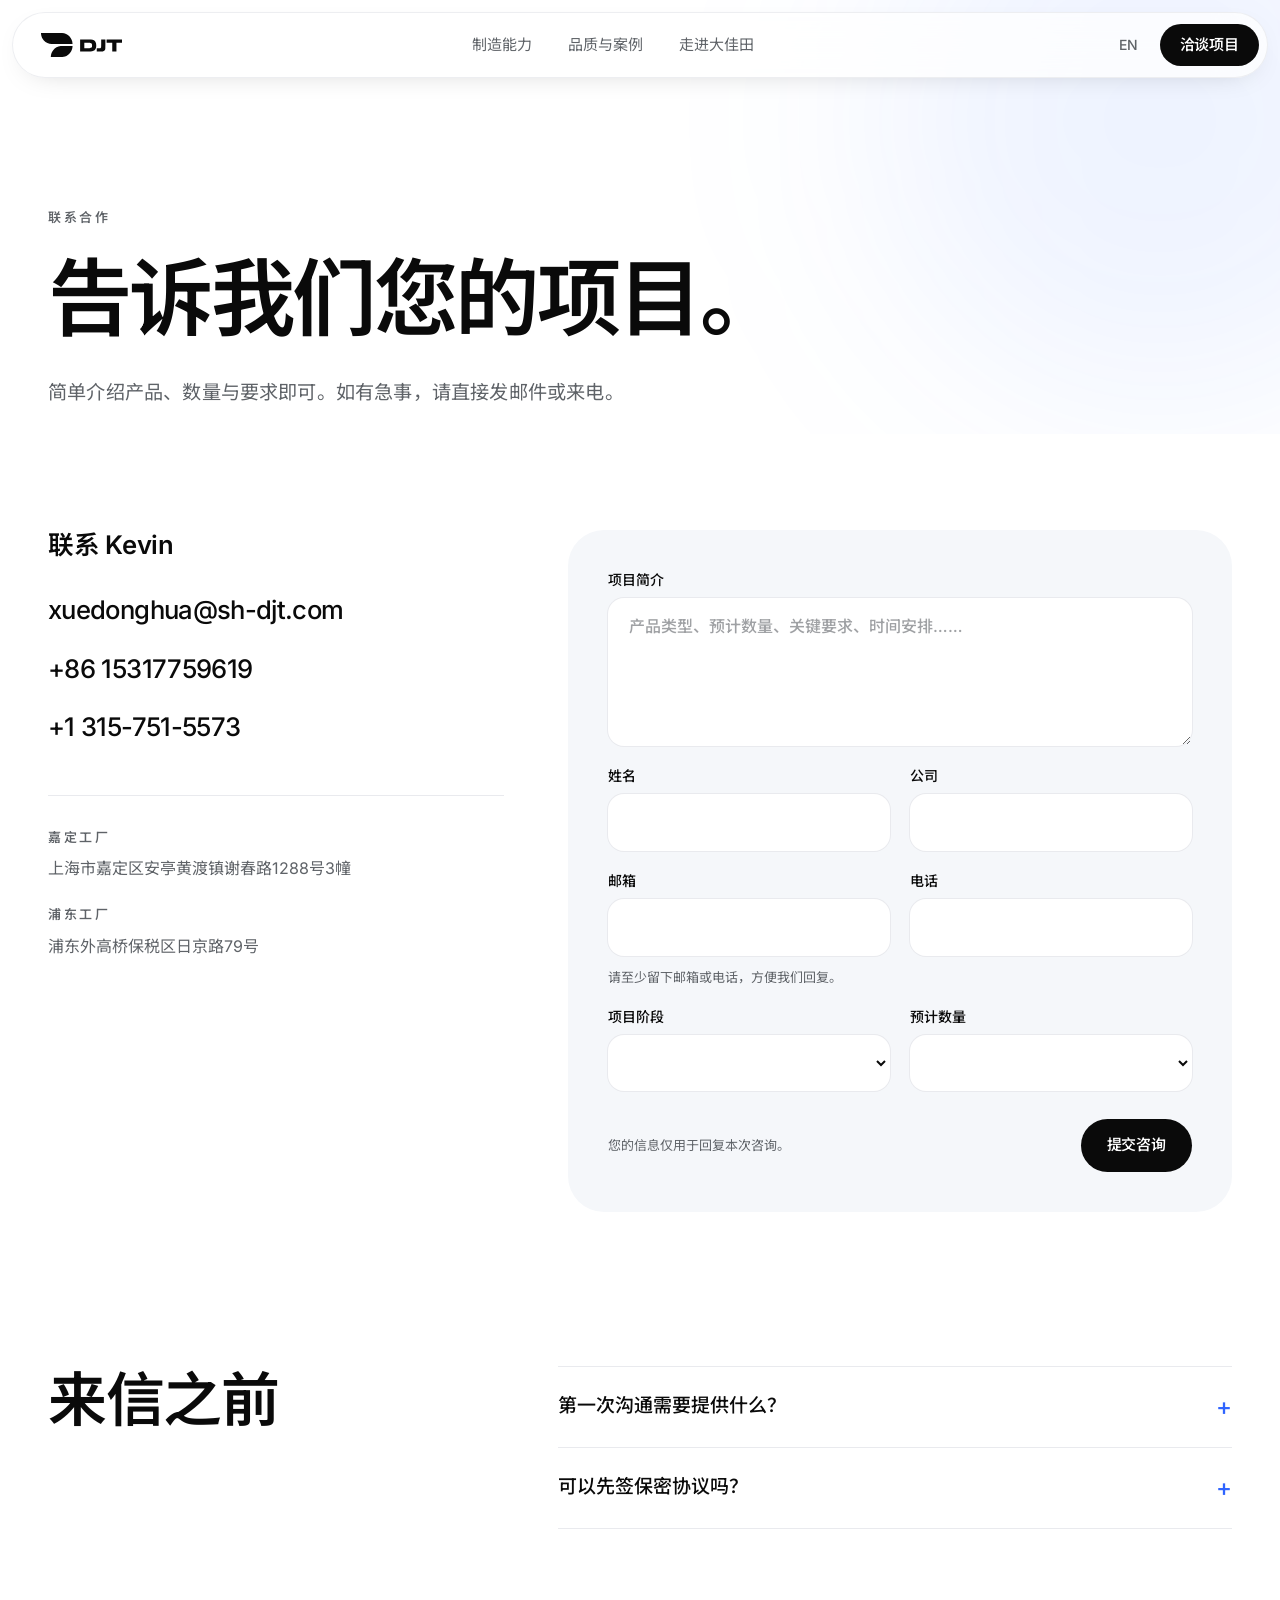
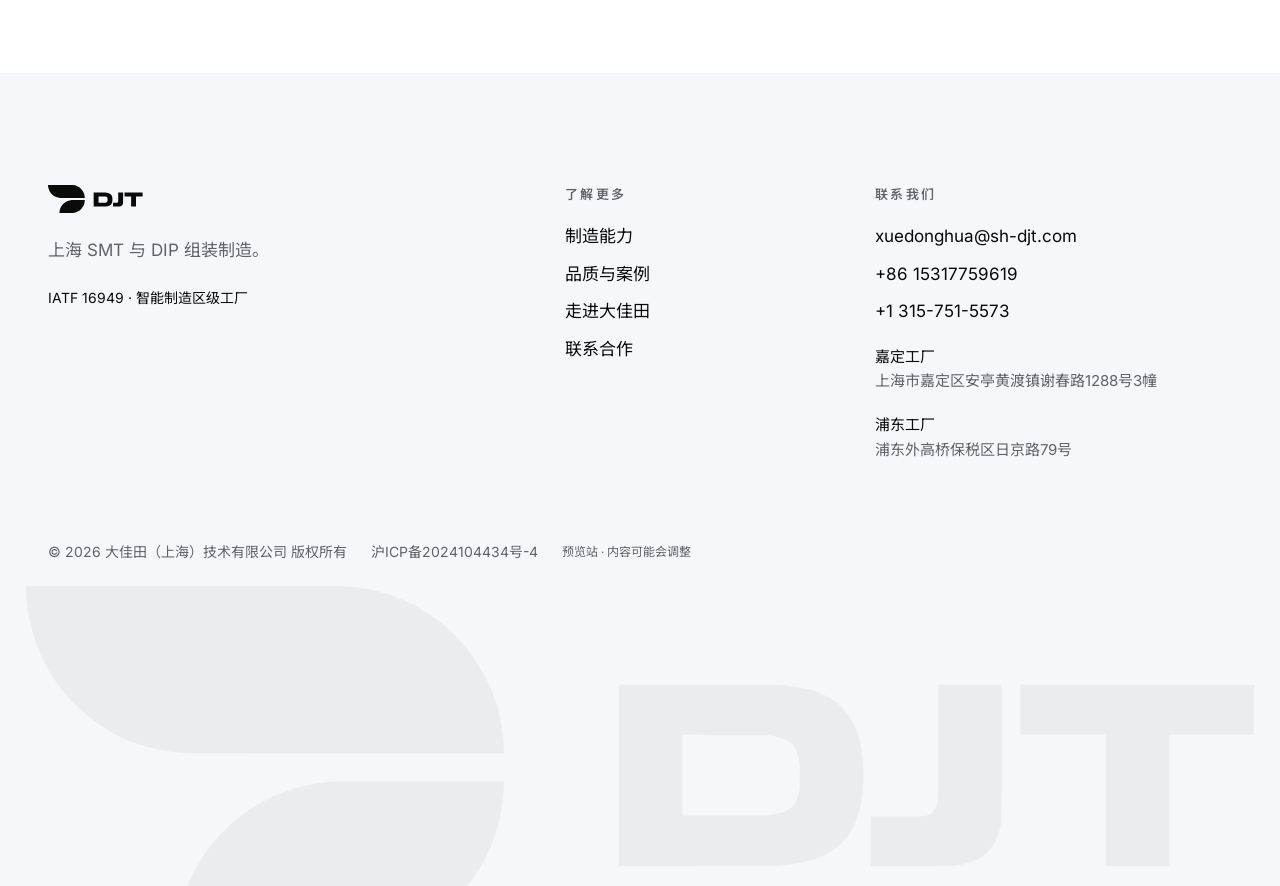
<file: zh/contact/index.html>
<!DOCTYPE html><html lang="zh-CN"> <head><meta charset="utf-8"><script>
      // D-029: ordinary language links save the explicit choice before navigation.
      document.addEventListener('click', (event) => {
        const link = event.target instanceof Element ? event.target.closest('a[data-lang-switch]') : null;
        if (link) {
          try { localStorage.setItem('djt.lang', link.dataset.langSwitch); } catch {}
        }
      });

      (() => {
        // Exact language roots only; shared/bookmarked deep links always keep their URL.
        const path = location.pathname;
        if (path !== '/' && path !== '/zh/') return;
        let preferred;
        try { preferred = localStorage.getItem('djt.lang'); } catch {}
        if (preferred !== 'en' && preferred !== 'zh') {
          const languages = navigator.languages?.length ? navigator.languages : [navigator.language || ''];
          preferred = languages.some((language) => /^zh/i.test(language)) ? 'zh' : 'en';
        }
        const target = preferred === 'zh' ? '/zh/' : '/';
        if (path !== target) {
          location.replace(target + location.search + location.hash);
          return;
        }
        // Save only once the correct root has loaded, including after a successful redirect.
        try { localStorage.setItem('djt.lang', preferred); } catch {}
      })();
    </script><meta name="viewport" content="width=device-width, initial-scale=1"><title>联系合作｜大佳田 DJT</title><meta name="description" content="告诉大佳田您的产品、数量与要求。邮箱、电话与简短的咨询表单。"><meta name="robots" content="noindex, nofollow"><link rel="canonical" href="https://djt-technology.github.io/zh/contact/"><link rel="alternate" hreflang="en" href="https://djt-technology.github.io/contact/"><link rel="alternate" hreflang="zh-CN" href="https://djt-technology.github.io/zh/contact/"><link rel="alternate" hreflang="x-default" href="https://djt-technology.github.io/contact/"><meta property="og:title" content="联系合作｜大佳田 DJT"><meta property="og:description" content="告诉大佳田您的产品、数量与要求。邮箱、电话与简短的咨询表单。"><meta property="og:type" content="website"><meta property="og:url" content="https://djt-technology.github.io/zh/contact/"><meta name="theme-color" content="#ffffff"><link rel="icon" href="/favicon.svg" type="image/svg+xml"><script>
      // Motion is opt-in: only when the user has not asked for reduced motion.
      if (!matchMedia('(prefers-reduced-motion: reduce)').matches) document.documentElement.classList.add('motion');
    </script><link rel="stylesheet" href="/_astro/_slug_.B5eVkZcJ.css"></head> <body> <a href="#main" class="sr-only focus:not-sr-only focus:fixed focus:left-4 focus:top-4 focus:z-[60] focus:rounded-full focus:bg-white focus:px-4 focus:py-2">跳到正文</a> <header class="site fixed left-1/2 top-3 z-50 w-[min(1360px,calc(100%-24px))] rounded-full border border-line/80 bg-white/75 shadow-[0_8px_30px_-18px_rgb(0,0,0,0.25)] backdrop-blur-xl" style="translate:-50% 0"> <div class="flex h-14 items-center justify-between gap-4 pl-5 pr-2 md:h-16 md:pl-7"> <a href="/zh/" aria-label="DJT" class="block shrink-0"><svg xmlns="http://www.w3.org/2000/svg" viewBox="0 0 5984 1771" fill="currentColor" class="h-5 w-auto md:h-6" role="img" aria-label="DJT"><path fill-rule="evenodd" d="M725 1752C725 1731 727 1701 731 1672C748 1523 807 1381 900 1264C1037 1091 1233 982 1450 957C1495 951 1470 952 1915 951L2327 951L2327 977C2326 991 2326 1005 2325 1007C2325 1009 2325 1017 2324 1024C2297 1344 2079 1622 1774 1727C1708 1749 1650 1761 1569 1769C1560 1770 1453 1770 1141 1771L725 1771L725 1752ZM2887 921L2887 480L3261 480C3631 480 3650 480 3688 483C3868 498 3972 556 4032 675C4064 740 4078 815 4078 920C4078 1044 4057 1134 4012 1204C3946 1304 3835 1352 3646 1362C3634 1363 3489 1363 3257 1363L2887 1363L2887 921ZM4114 1243L4114 1122L4244 1122L4374 1121L4382 1119C4411 1111 4430 1091 4438 1059C4442 1043 4442 1043 4442 757L4442 480L4597 480L4752 480L4752 803C4751 1103 4751 1128 4750 1141C4734 1268 4671 1337 4552 1357C4518 1363 4530 1362 4314 1363L4114 1363L4114 1243ZM5258 1044L5258 724L5051 724C4938 724 4844 724 4843 724C4842 724 4842 699 4842 602L4842 480L5413 480L5984 480L5984 602L5984 724L5780 724C5668 724 5576 724 5575 724C5574 725 5573 725 5571 725L5568 725L5568 1044L5568 1363L5413 1363L5258 1363L5258 1044ZM3596 1118C3599 1117 3606 1117 3612 1116C3664 1111 3707 1096 3729 1076C3747 1058 3760 1030 3765 994C3768 971 3769 911 3767 872C3763 785 3728 747 3638 731C3603 725 3604 725 3381 725L3197 724L3197 921C3197 1029 3197 1118 3198 1118C3199 1119 3587 1118 3596 1118ZM792 815C563 806 366 716 211 548C94 421 17 245 3 71C2 64 2 56 1 54C1 51 1 38 0 25L-0 0L769 0C1259 0 1544 0 1555 1C1980 25 2316 369 2327 792L2327 816L1563 816C1142 816 795 815 792 815Z"></path></svg></a> <nav class="hidden items-center gap-9 text-[15px] text-muted md:flex" aria-label="Main"> <a href="/zh/capabilities/" class="transition-colors hover:text-ink">制造能力</a><a href="/zh/quality/" class="transition-colors hover:text-ink">品质与案例</a><a href="/zh/about/" class="transition-colors hover:text-ink">走进大佳田</a> </nav> <div class="flex items-center gap-1.5 md:gap-2"> <a href="/contact/" data-lang-switch="en" hreflang="en" lang="en" title="Switch to English" class="rounded-full px-3.5 py-2 text-sm font-medium text-muted transition-colors hover:bg-soft hover:text-ink">EN</a> <a href="/zh/contact/" class="btn hidden !px-5 !py-2.5 md:inline-flex">洽谈项目</a> <details class="group relative md:hidden"> <summary class="flex h-10 w-10 cursor-pointer list-none items-center justify-center rounded-full bg-ink text-white [&::-webkit-details-marker]:hidden" aria-label="菜单"> <svg width="18" height="18" viewBox="0 0 24 24" fill="none" stroke="currentColor" stroke-width="2" stroke-linecap="round"><path class="group-open:hidden" d="M4 8h16M4 16h16"></path><path class="hidden group-open:block" d="M6 6l12 12M18 6 6 18"></path></svg> </summary> <div class="absolute right-0 top-[calc(100%+12px)] w-[min(300px,calc(100vw-48px))] rounded-3xl border border-line bg-white p-3 shadow-2xl"> <a href="/zh/capabilities/" class="block rounded-2xl px-4 py-3.5 text-[17px] font-medium hover:bg-soft">制造能力</a><a href="/zh/quality/" class="block rounded-2xl px-4 py-3.5 text-[17px] font-medium hover:bg-soft">品质与案例</a><a href="/zh/about/" class="block rounded-2xl px-4 py-3.5 text-[17px] font-medium hover:bg-soft">走进大佳田</a><a href="/zh/contact/" class="block rounded-2xl px-4 py-3.5 text-[17px] font-medium hover:bg-soft">联系合作</a> </div> </details> </div> </div> </header> <main id="main"> <section class="relative overflow-hidden pb-6 pt-40 md:pt-52"> <div class="glow pointer-events-none absolute -right-40 -top-40 h-[560px] w-[560px] rounded-full bg-blue/8 blur-[110px]" aria-hidden="true"></div> <div class="wrap relative"> <p class="kicker rise" style="--i:0">联系合作</p> <h1 class="display rise mt-6 max-w-[11em]" style="--i:1">告诉我们您的项目。</h1> <p class="lead rise mt-8 max-w-2xl" style="--i:2">简单介绍产品、数量与要求即可。如有急事，请直接发邮件或来电。</p> </div> </section> <section class="section !pt-16 md:!pt-24"> <div class="wrap grid gap-14 md:grid-cols-12 md:gap-16"> <aside class="md:col-span-5" data-reveal> <h2 class="h3">联系 Kevin</h2> <ul class="mt-8 space-y-5 text-[clamp(20px,2vw,26px)] font-medium tracking-tight"> <li><a class="transition-colors hover:text-blue" href="mailto:xuedonghua@sh-djt.com">xuedonghua@sh-djt.com</a></li> <li><a class="transition-colors hover:text-blue" href="tel:+8615317759619">+86 15317759619</a></li><li><a class="transition-colors hover:text-blue" href="tel:+1315-751-5573">+1 315-751-5573</a></li> </ul> <ul class="mt-12 space-y-6 border-t border-line pt-8"> <li><p class="kicker !text-muted">嘉定工厂</p><p class="mt-2 leading-relaxed text-muted">上海市嘉定区安亭黄渡镇谢春路1288号3幢</p></li><li><p class="kicker !text-muted">浦东工厂</p><p class="mt-2 leading-relaxed text-muted">浦东外高桥保税区日京路79号</p></li> </ul> </aside> <div class="rounded-[36px] bg-soft p-6 sm:p-10 md:col-span-7" data-reveal> <style>astro-island,astro-slot,astro-static-slot{display:contents}</style><script>(()=>{var a=(s,i,o)=>{let r=async()=>{await(await s())()},t=typeof i.value=="object"?i.value:void 0,c={rootMargin:t==null?void 0:t.rootMargin},n=new IntersectionObserver(e=>{for(let l of e)if(l.isIntersecting){n.disconnect(),r();break}},c);for(let e of o.children)n.observe(e)};(self.Astro||(self.Astro={})).visible=a;window.dispatchEvent(new Event("astro:visible"));})();</script><script>(()=>{var A=Object.defineProperty;var g=(i,o,a)=>o in i?A(i,o,{enumerable:!0,configurable:!0,writable:!0,value:a}):i[o]=a;var d=(i,o,a)=>g(i,typeof o!="symbol"?o+"":o,a);{let i={0:t=>m(t),1:t=>a(t),2:t=>new RegExp(t),3:t=>new Date(t),4:t=>new Map(a(t)),5:t=>new Set(a(t)),6:t=>BigInt(t),7:t=>new URL(t),8:t=>new Uint8Array(t),9:t=>new Uint16Array(t),10:t=>new Uint32Array(t),11:t=>1/0*t},o=t=>{let[l,e]=t;return l in i?i[l](e):void 0},a=t=>t.map(o),m=t=>typeof t!="object"||t===null?t:Object.fromEntries(Object.entries(t).map(([l,e])=>[l,o(e)]));class y extends HTMLElement{constructor(){super(...arguments);d(this,"Component");d(this,"hydrator");d(this,"hydrate",async()=>{var b;if(!this.hydrator||!this.isConnected)return;let e=(b=this.parentElement)==null?void 0:b.closest("astro-island[ssr]");if(e){e.addEventListener("astro:hydrate",this.hydrate,{once:!0});return}let c=this.querySelectorAll("astro-slot"),n={},h=this.querySelectorAll("template[data-astro-template]");for(let r of h){let s=r.closest(this.tagName);s!=null&&s.isSameNode(this)&&(n[r.getAttribute("data-astro-template")||"default"]=r.innerHTML,r.remove())}for(let r of c){let s=r.closest(this.tagName);s!=null&&s.isSameNode(this)&&(n[r.getAttribute("name")||"default"]=r.innerHTML)}let p;try{p=this.hasAttribute("props")?m(JSON.parse(this.getAttribute("props"))):{}}catch(r){let s=this.getAttribute("component-url")||"<unknown>",v=this.getAttribute("component-export");throw v&&(s+=` (export ${v})`),console.error(`[hydrate] Error parsing props for component ${s}`,this.getAttribute("props"),r),r}let u;await this.hydrator(this)(this.Component,p,n,{client:this.getAttribute("client")}),this.removeAttribute("ssr"),this.dispatchEvent(new CustomEvent("astro:hydrate"))});d(this,"unmount",()=>{this.isConnected||this.dispatchEvent(new CustomEvent("astro:unmount"))})}disconnectedCallback(){document.removeEventListener("astro:after-swap",this.unmount),document.addEventListener("astro:after-swap",this.unmount,{once:!0})}connectedCallback(){if(!this.hasAttribute("await-children")||document.readyState==="interactive"||document.readyState==="complete")this.childrenConnectedCallback();else{let e=()=>{document.removeEventListener("DOMContentLoaded",e),c.disconnect(),this.childrenConnectedCallback()},c=new MutationObserver(()=>{var n;((n=this.lastChild)==null?void 0:n.nodeType)===Node.COMMENT_NODE&&this.lastChild.nodeValue==="astro:end"&&(this.lastChild.remove(),e())});c.observe(this,{childList:!0}),document.addEventListener("DOMContentLoaded",e)}}async childrenConnectedCallback(){let e=this.getAttribute("before-hydration-url");e&&await import(e),this.start()}async start(){let e=JSON.parse(this.getAttribute("opts")),c=this.getAttribute("client");if(Astro[c]===void 0){window.addEventListener(`astro:${c}`,()=>this.start(),{once:!0});return}try{await Astro[c](async()=>{let n=this.getAttribute("renderer-url"),[h,{default:p}]=await Promise.all([import(this.getAttribute("component-url")),n?import(n):()=>()=>{}]),u=this.getAttribute("component-export")||"default";if(!u.includes("."))this.Component=h[u];else{this.Component=h;for(let f of u.split("."))this.Component=this.Component[f]}return this.hydrator=p,this.hydrate},e,this)}catch(n){console.error(`[astro-island] Error hydrating ${this.getAttribute("component-url")}`,n)}}attributeChangedCallback(){this.hydrate()}}d(y,"observedAttributes",["props"]),customElements.get("astro-island")||customElements.define("astro-island",y)}})();</script><astro-island uid="Zhsa7q" prefix="s0" component-url="/_astro/InquiryForm.BAsavFM_.js" component-export="default" renderer-url="/_astro/client.DJ8zSMwW.js" props="{&quot;form&quot;:[0,{&quot;project&quot;:[0,&quot;项目简介&quot;],&quot;projectPh&quot;:[0,&quot;产品类型、预计数量、关键要求、时间安排……&quot;],&quot;name&quot;:[0,&quot;姓名&quot;],&quot;company&quot;:[0,&quot;公司&quot;],&quot;email&quot;:[0,&quot;邮箱&quot;],&quot;phone&quot;:[0,&quot;电话&quot;],&quot;stage&quot;:[0,&quot;项目阶段&quot;],&quot;stageOptions&quot;:[1,[[0,&quot;样品 / 新品导入&quot;],[0,&quot;小批量试制&quot;],[0,&quot;批量生产&quot;],[0,&quot;暂不确定&quot;]]],&quot;qty&quot;:[0,&quot;预计数量&quot;],&quot;qtyOptions&quot;:[1,[[0,&quot;小批量&quot;],[0,&quot;中等批量&quot;],[0,&quot;大批量&quot;],[0,&quot;暂不确定&quot;]]],&quot;optional&quot;:[0,&quot;选填&quot;],&quot;hint&quot;:[0,&quot;请至少留下邮箱或电话，方便我们回复。&quot;],&quot;submit&quot;:[0,&quot;提交咨询&quot;],&quot;sending&quot;:[0,&quot;提交中……&quot;],&quot;errors&quot;:[0,{&quot;project&quot;:[0,&quot;请简单描述您的项目。&quot;],&quot;contact&quot;:[0,&quot;请至少填写邮箱或电话。&quot;],&quot;email&quot;:[0,&quot;请检查邮箱格式。&quot;],&quot;submit&quot;:[0,&quot;提交失败，请重试，或通过邮箱、电话联系我们。&quot;]}],&quot;success&quot;:[0,{&quot;title&quot;:[0,&quot;谢谢您。&quot;],&quot;text&quot;:[0,&quot;我们已收到您的咨询，将通过邮件或电话回复。&quot;]}],&quot;privacy&quot;:[0,&quot;您的信息仅用于回复本次咨询。&quot;]}]}" ssr client="visible" opts="{&quot;name&quot;:&quot;InquiryForm&quot;,&quot;value&quot;:true}" await-children><form novalidate class="grid gap-5"><label class="grid gap-2 text-sm font-medium">项目简介 <textarea rows="5" maxlength="10000" placeholder="产品类型、预计数量、关键要求、时间安排……" class="w-full rounded-2xl border border-transparent bg-white px-5 py-4 text-[16px] outline-none ring-1 ring-line transition focus:ring-2 focus:ring-blue placeholder:text-muted/60" aria-invalid="false"></textarea><!----></label><div class="grid gap-5 sm:grid-cols-2"><label class="grid gap-2 text-sm font-medium">姓名 <input value="" maxlength="100" autocomplete="name" class="w-full rounded-2xl border border-transparent bg-white px-5 py-4 text-[16px] outline-none ring-1 ring-line transition focus:ring-2 focus:ring-blue placeholder:text-muted/60"></label><label class="grid gap-2 text-sm font-medium">公司 <input value="" maxlength="200" autocomplete="organization" class="w-full rounded-2xl border border-transparent bg-white px-5 py-4 text-[16px] outline-none ring-1 ring-line transition focus:ring-2 focus:ring-blue placeholder:text-muted/60"></label><label class="grid gap-2 text-sm font-medium">邮箱 <input value="" type="email" maxlength="254" autocomplete="email" class="w-full rounded-2xl border border-transparent bg-white px-5 py-4 text-[16px] outline-none ring-1 ring-line transition focus:ring-2 focus:ring-blue placeholder:text-muted/60" aria-invalid="false"><!----></label><label class="grid gap-2 text-sm font-medium">电话 <input value="" type="tel" maxlength="50" autocomplete="tel" class="w-full rounded-2xl border border-transparent bg-white px-5 py-4 text-[16px] outline-none ring-1 ring-line transition focus:ring-2 focus:ring-blue placeholder:text-muted/60" aria-invalid="false"></label></div><p class="-mt-2 text-[13px] text-muted">请至少留下邮箱或电话，方便我们回复。</p><div class="grid gap-5 sm:grid-cols-2"><label class="grid gap-2 text-sm font-medium">项目阶段 <span class="sr-only">(选填)</span><select class="w-full rounded-2xl border border-transparent bg-white px-5 py-4 text-[16px] outline-none ring-1 ring-line transition focus:ring-2 focus:ring-blue placeholder:text-muted/60"><option value="" selected></option><!--[--><option value="样品 / 新品导入">样品 / 新品导入</option><option value="小批量试制">小批量试制</option><option value="批量生产">批量生产</option><option value="暂不确定">暂不确定</option><!--]--></select></label><label class="grid gap-2 text-sm font-medium">预计数量 <span class="sr-only">(选填)</span><select class="w-full rounded-2xl border border-transparent bg-white px-5 py-4 text-[16px] outline-none ring-1 ring-line transition focus:ring-2 focus:ring-blue placeholder:text-muted/60"><option value="" selected></option><!--[--><option value="小批量">小批量</option><option value="中等批量">中等批量</option><option value="大批量">大批量</option><option value="暂不确定">暂不确定</option><!--]--></select></label></div><input value="" name="website" tabindex="-1" autocomplete="off" aria-hidden="true" class="absolute -left-[9999px] h-0 w-0 opacity-0"><!----><div class="flex flex-wrap items-center justify-between gap-4 pt-2"><p class="max-w-xs text-[13px] text-muted">您的信息仅用于回复本次咨询。</p><button type="submit" class="btn disabled:opacity-60">提交咨询</button></div></form><!--astro:end--></astro-island> </div> </div> </section> <section class="pb-24 md:pb-36"> <div class="wrap grid gap-10 md:grid-cols-12"> <h2 class="h2 md:col-span-5" data-reveal>来信之前</h2> <div class="md:col-span-7"> <details class="group border-t border-line py-6 last:border-b" data-reveal> <summary class="flex cursor-pointer list-none items-center justify-between gap-6 text-[19px] font-medium [&::-webkit-details-marker]:hidden">第一次沟通需要提供什么？<span class="text-2xl text-blue transition-transform group-open:rotate-45" aria-hidden="true">+</span></summary> <p class="lead mt-4 max-w-xl">产品类型、预计数量、时间安排，以及关键的品质或测试要求。文件可在沟通之后再提供。</p> </details><details class="group border-t border-line py-6 last:border-b" data-reveal> <summary class="flex cursor-pointer list-none items-center justify-between gap-6 text-[19px] font-medium [&::-webkit-details-marker]:hidden">可以先签保密协议吗？<span class="text-2xl text-blue transition-transform group-open:rotate-45" aria-hidden="true">+</span></summary> <p class="lead mt-4 max-w-xl">可以。请在留言中告知，我们会在交换任何文件之前安排。</p> </details> </div> </div> </section> </main> <footer class="relative overflow-hidden bg-soft"> <div class="wrap pt-20 md:pt-28"> <div class="grid gap-14 md:grid-cols-12"> <div class="md:col-span-5"> <svg xmlns="http://www.w3.org/2000/svg" viewBox="0 0 5984 1771" fill="currentColor" class="h-7 w-auto" role="img" aria-label="DJT"><path fill-rule="evenodd" d="M725 1752C725 1731 727 1701 731 1672C748 1523 807 1381 900 1264C1037 1091 1233 982 1450 957C1495 951 1470 952 1915 951L2327 951L2327 977C2326 991 2326 1005 2325 1007C2325 1009 2325 1017 2324 1024C2297 1344 2079 1622 1774 1727C1708 1749 1650 1761 1569 1769C1560 1770 1453 1770 1141 1771L725 1771L725 1752ZM2887 921L2887 480L3261 480C3631 480 3650 480 3688 483C3868 498 3972 556 4032 675C4064 740 4078 815 4078 920C4078 1044 4057 1134 4012 1204C3946 1304 3835 1352 3646 1362C3634 1363 3489 1363 3257 1363L2887 1363L2887 921ZM4114 1243L4114 1122L4244 1122L4374 1121L4382 1119C4411 1111 4430 1091 4438 1059C4442 1043 4442 1043 4442 757L4442 480L4597 480L4752 480L4752 803C4751 1103 4751 1128 4750 1141C4734 1268 4671 1337 4552 1357C4518 1363 4530 1362 4314 1363L4114 1363L4114 1243ZM5258 1044L5258 724L5051 724C4938 724 4844 724 4843 724C4842 724 4842 699 4842 602L4842 480L5413 480L5984 480L5984 602L5984 724L5780 724C5668 724 5576 724 5575 724C5574 725 5573 725 5571 725L5568 725L5568 1044L5568 1363L5413 1363L5258 1363L5258 1044ZM3596 1118C3599 1117 3606 1117 3612 1116C3664 1111 3707 1096 3729 1076C3747 1058 3760 1030 3765 994C3768 971 3769 911 3767 872C3763 785 3728 747 3638 731C3603 725 3604 725 3381 725L3197 724L3197 921C3197 1029 3197 1118 3198 1118C3199 1119 3587 1118 3596 1118ZM792 815C563 806 366 716 211 548C94 421 17 245 3 71C2 64 2 56 1 54C1 51 1 38 0 25L-0 0L769 0C1259 0 1544 0 1555 1C1980 25 2316 369 2327 792L2327 816L1563 816C1142 816 795 815 792 815Z"></path></svg> <p class="mt-6 max-w-sm text-[17px] leading-relaxed text-muted">上海 SMT 与 DIP 组装制造。</p> <p class="mt-6 text-sm text-ink">IATF 16949 · 智能制造区级工厂</p> </div> <nav class="md:col-span-3" aria-label="Footer"> <p class="kicker mb-5 !text-muted">了解更多</p> <ul class="space-y-3 text-[17px]"> <li><a href="/zh/capabilities/" class="transition-colors hover:text-blue">制造能力</a></li><li><a href="/zh/quality/" class="transition-colors hover:text-blue">品质与案例</a></li><li><a href="/zh/about/" class="transition-colors hover:text-blue">走进大佳田</a></li><li><a href="/zh/contact/" class="transition-colors hover:text-blue">联系合作</a></li> </ul> </nav> <div class="md:col-span-4"> <p class="kicker mb-5 !text-muted">联系我们</p> <ul class="space-y-3 text-[17px]"> <li><a href="mailto:xuedonghua@sh-djt.com" class="transition-colors hover:text-blue">xuedonghua@sh-djt.com</a></li> <li><a href="tel:+8615317759619" class="transition-colors hover:text-blue">+86 15317759619</a></li><li><a href="tel:+1315-751-5573" class="transition-colors hover:text-blue">+1 315-751-5573</a></li> <li class="pt-2 text-[15px] leading-relaxed text-muted"><span class="text-ink">嘉定工厂</span><br>上海市嘉定区安亭黄渡镇谢春路1288号3幢</li><li class="pt-2 text-[15px] leading-relaxed text-muted"><span class="text-ink">浦东工厂</span><br>浦东外高桥保税区日京路79号</li> </ul> </div> </div> <div class="mt-20 flex flex-col gap-2 pb-6 text-sm text-muted sm:flex-row sm:flex-wrap sm:items-center sm:gap-x-6 sm:gap-y-2"> <p> © 2026 大佳田（上海）技术有限公司  版权所有 </p> <p> <a href="https://beian.miit.gov.cn/" target="_blank" rel="noopener noreferrer" class="transition-colors hover:text-blue">沪ICP备2024104434号-4</a> </p> <p class="text-xs">预览站 · 内容可能会调整</p> </div> </div> <div class="pointer-events-none select-none mt-0 -mb-[5vw] px-[2vw] text-ink/[0.045]" aria-hidden="true"><svg xmlns="http://www.w3.org/2000/svg" viewBox="0 0 5984 1771" fill="currentColor" class="h-auto w-full" role="img" aria-label="DJT"><path fill-rule="evenodd" d="M725 1752C725 1731 727 1701 731 1672C748 1523 807 1381 900 1264C1037 1091 1233 982 1450 957C1495 951 1470 952 1915 951L2327 951L2327 977C2326 991 2326 1005 2325 1007C2325 1009 2325 1017 2324 1024C2297 1344 2079 1622 1774 1727C1708 1749 1650 1761 1569 1769C1560 1770 1453 1770 1141 1771L725 1771L725 1752ZM2887 921L2887 480L3261 480C3631 480 3650 480 3688 483C3868 498 3972 556 4032 675C4064 740 4078 815 4078 920C4078 1044 4057 1134 4012 1204C3946 1304 3835 1352 3646 1362C3634 1363 3489 1363 3257 1363L2887 1363L2887 921ZM4114 1243L4114 1122L4244 1122L4374 1121L4382 1119C4411 1111 4430 1091 4438 1059C4442 1043 4442 1043 4442 757L4442 480L4597 480L4752 480L4752 803C4751 1103 4751 1128 4750 1141C4734 1268 4671 1337 4552 1357C4518 1363 4530 1362 4314 1363L4114 1363L4114 1243ZM5258 1044L5258 724L5051 724C4938 724 4844 724 4843 724C4842 724 4842 699 4842 602L4842 480L5413 480L5984 480L5984 602L5984 724L5780 724C5668 724 5576 724 5575 724C5574 725 5573 725 5571 725L5568 725L5568 1044L5568 1363L5413 1363L5258 1363L5258 1044ZM3596 1118C3599 1117 3606 1117 3612 1116C3664 1111 3707 1096 3729 1076C3747 1058 3760 1030 3765 994C3768 971 3769 911 3767 872C3763 785 3728 747 3638 731C3603 725 3604 725 3381 725L3197 724L3197 921C3197 1029 3197 1118 3198 1118C3199 1119 3587 1118 3596 1118ZM792 815C563 806 366 716 211 548C94 421 17 245 3 71C2 64 2 56 1 54C1 51 1 38 0 25L-0 0L769 0C1259 0 1544 0 1555 1C1980 25 2316 369 2327 792L2327 816L1563 816C1142 816 795 815 792 815Z"></path></svg></div> </footer> <script type="module" src="/_astro/Base.astro_astro_type_script_index_0_lang.Cr2k9Nd1.js"></script> </body> </html>
</file>
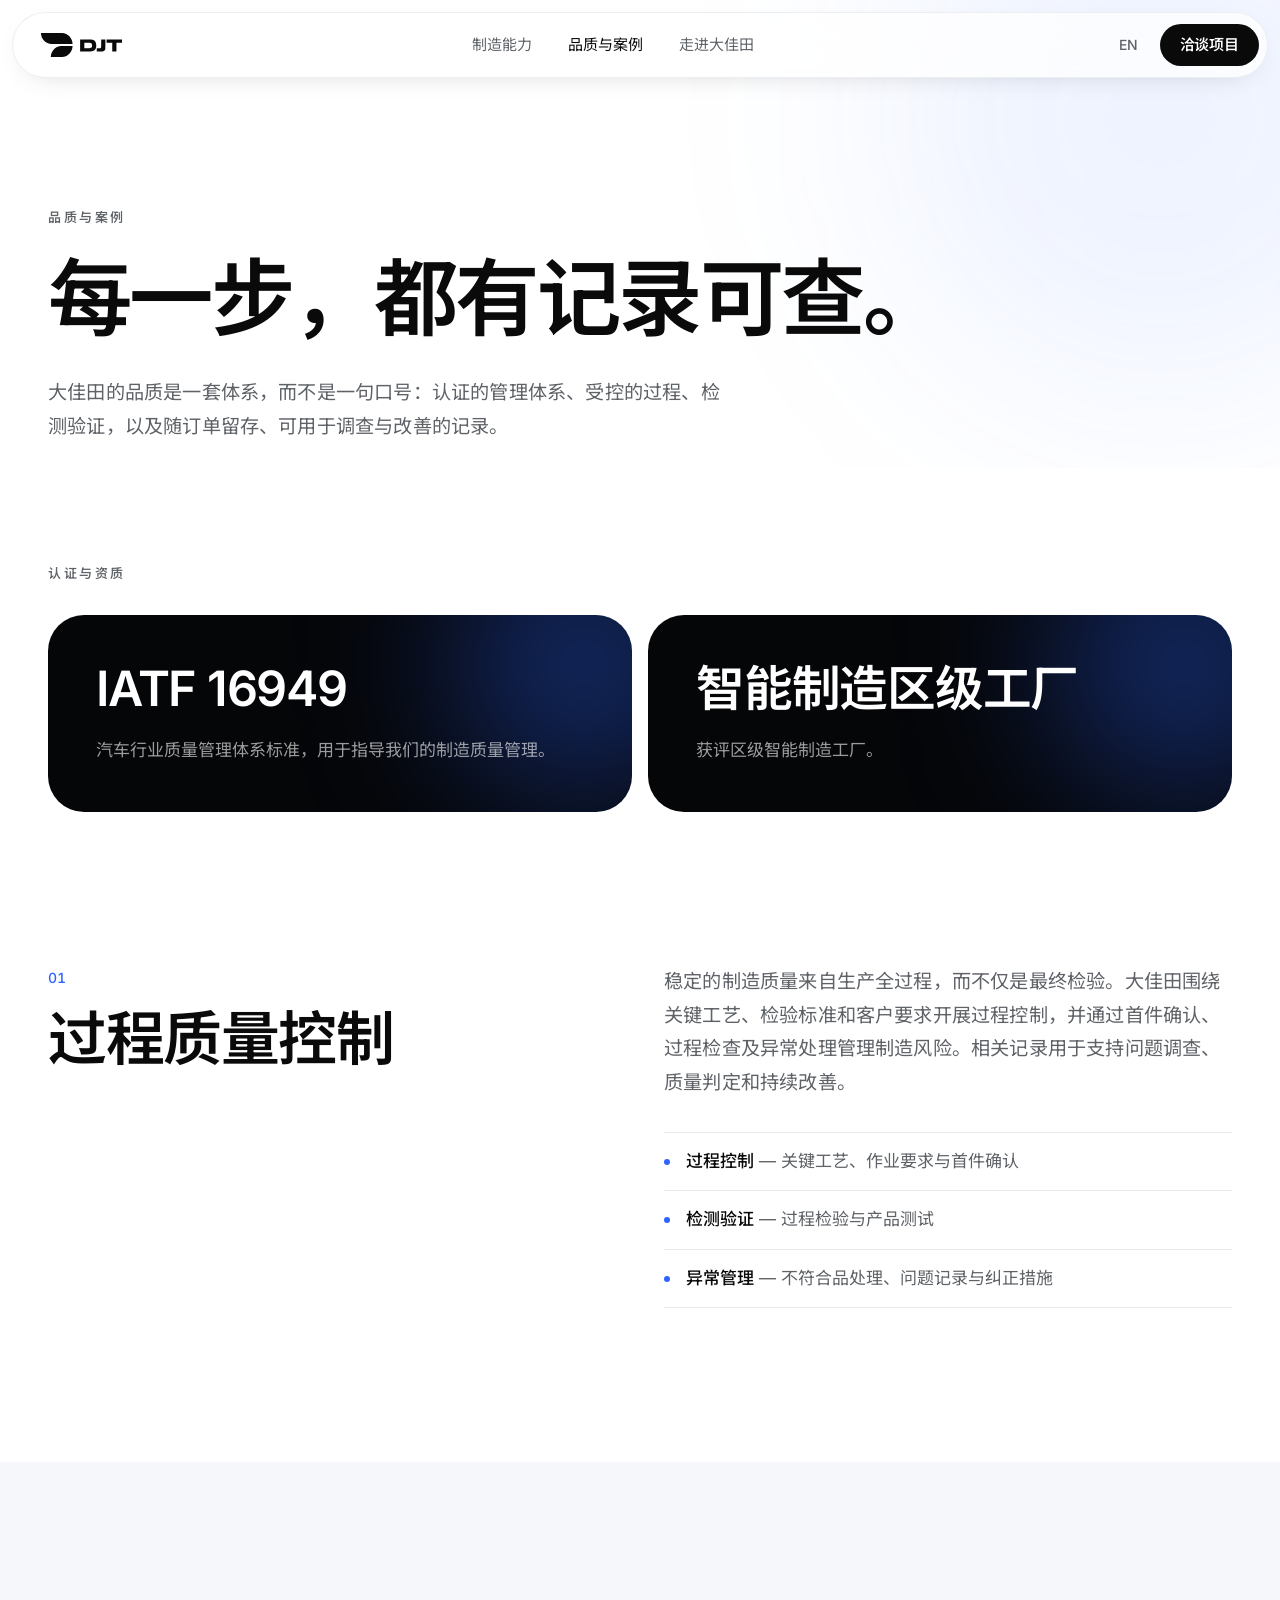
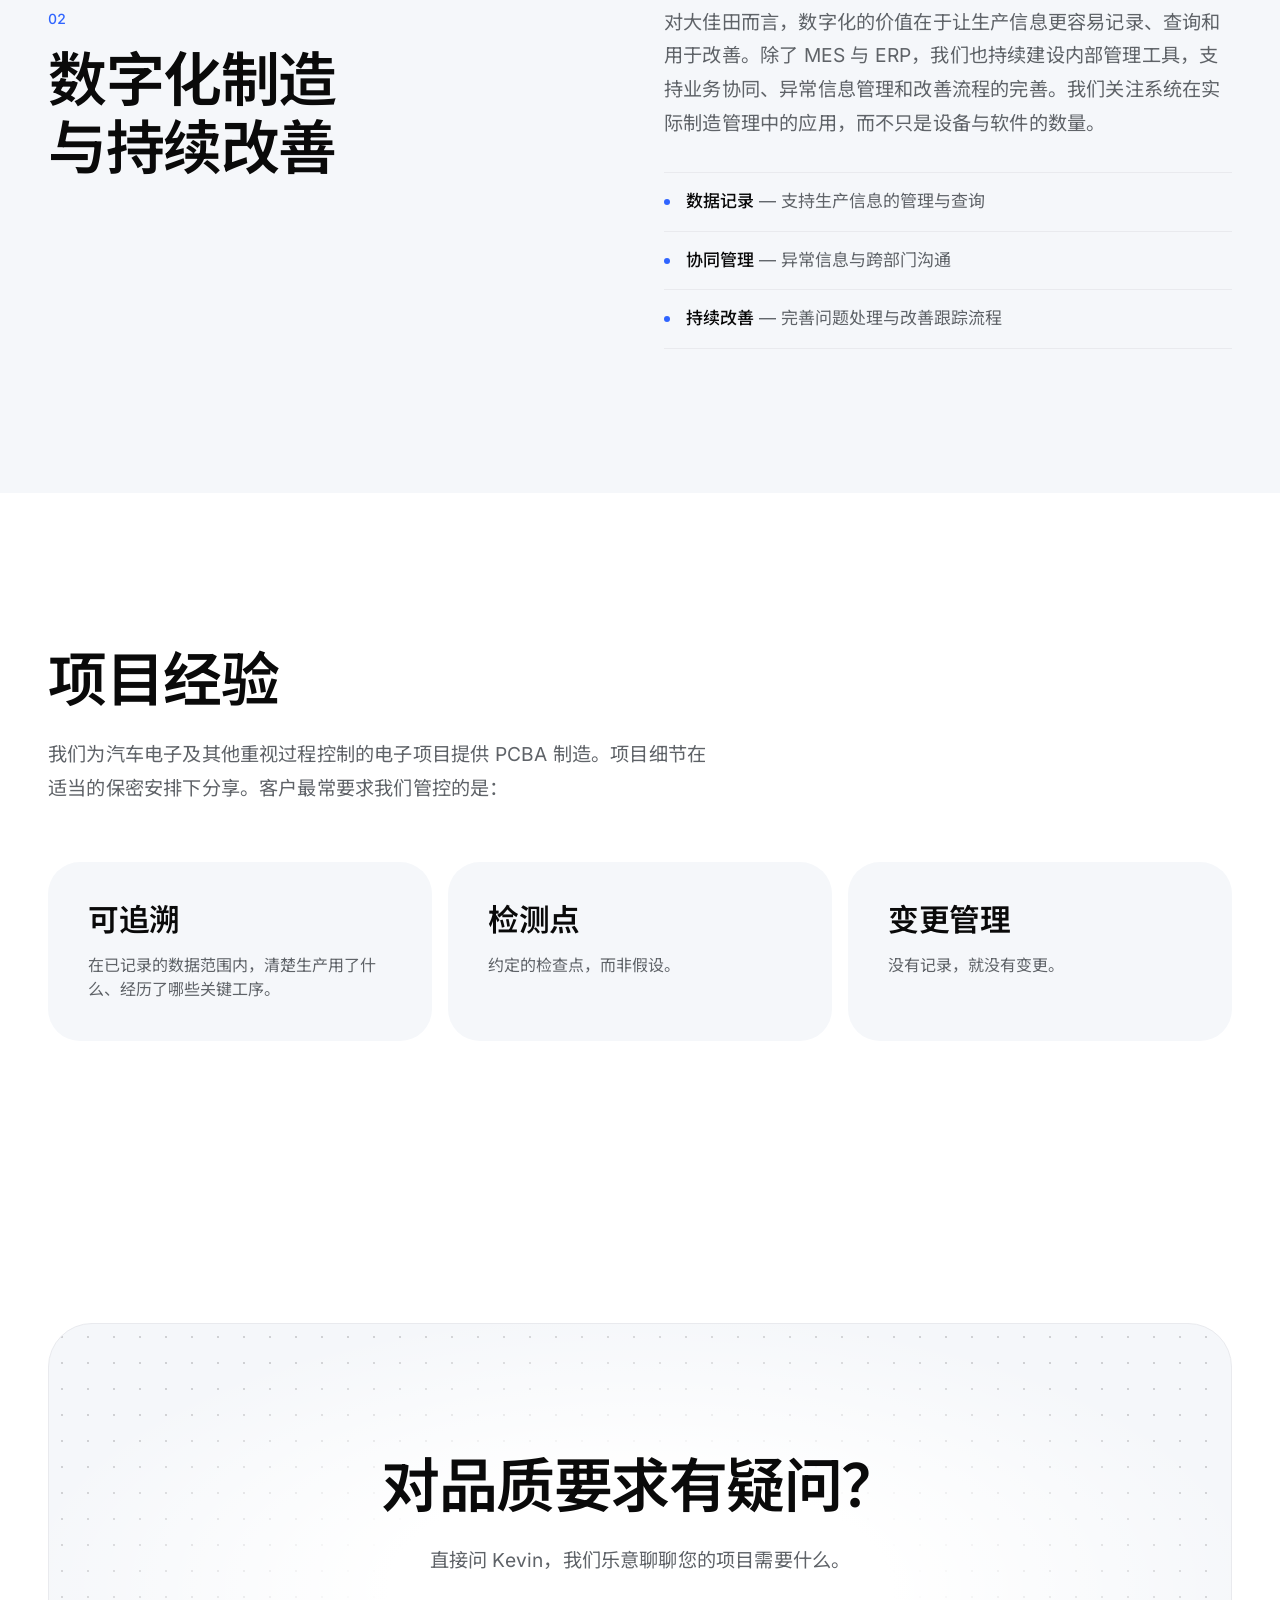
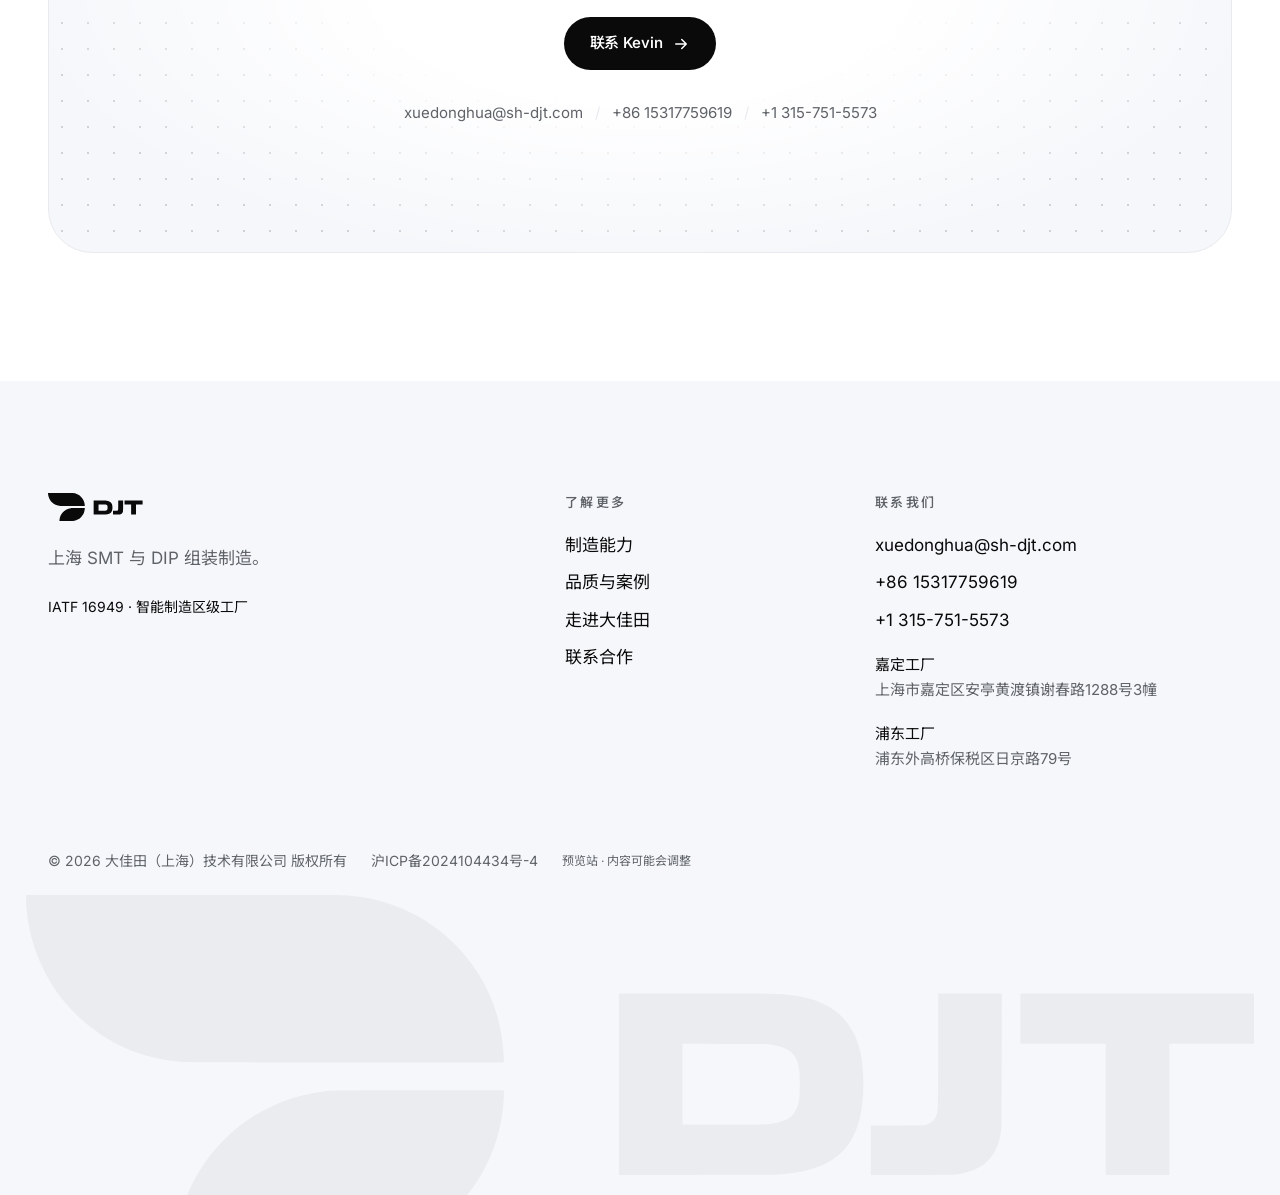
<file: zh/quality/index.html>
<!DOCTYPE html><html lang="zh-CN"> <head><meta charset="utf-8"><script>
      // D-029: ordinary language links save the explicit choice before navigation.
      document.addEventListener('click', (event) => {
        const link = event.target instanceof Element ? event.target.closest('a[data-lang-switch]') : null;
        if (link) {
          try { localStorage.setItem('djt.lang', link.dataset.langSwitch); } catch {}
        }
      });

      (() => {
        // Exact language roots only; shared/bookmarked deep links always keep their URL.
        const path = location.pathname;
        if (path !== '/' && path !== '/zh/') return;
        let preferred;
        try { preferred = localStorage.getItem('djt.lang'); } catch {}
        if (preferred !== 'en' && preferred !== 'zh') {
          const languages = navigator.languages?.length ? navigator.languages : [navigator.language || ''];
          preferred = languages.some((language) => /^zh/i.test(language)) ? 'zh' : 'en';
        }
        const target = preferred === 'zh' ? '/zh/' : '/';
        if (path !== target) {
          location.replace(target + location.search + location.hash);
          return;
        }
        // Save only once the correct root has loaded, including after a successful redirect.
        try { localStorage.setItem('djt.lang', preferred); } catch {}
      })();
    </script><meta name="viewport" content="width=device-width, initial-scale=1"><title>品质与案例｜大佳田 DJT</title><meta name="description" content="IATF 16949 与区级智能制造工厂。了解大佳田如何通过过程控制、检测验证与数字化记录管理制造质量。"><meta name="robots" content="noindex, nofollow"><link rel="canonical" href="https://djt-technology.github.io/zh/quality/"><link rel="alternate" hreflang="en" href="https://djt-technology.github.io/quality/"><link rel="alternate" hreflang="zh-CN" href="https://djt-technology.github.io/zh/quality/"><link rel="alternate" hreflang="x-default" href="https://djt-technology.github.io/quality/"><meta property="og:title" content="品质与案例｜大佳田 DJT"><meta property="og:description" content="IATF 16949 与区级智能制造工厂。了解大佳田如何通过过程控制、检测验证与数字化记录管理制造质量。"><meta property="og:type" content="website"><meta property="og:url" content="https://djt-technology.github.io/zh/quality/"><meta name="theme-color" content="#ffffff"><link rel="icon" href="/favicon.svg" type="image/svg+xml"><script>
      // Motion is opt-in: only when the user has not asked for reduced motion.
      if (!matchMedia('(prefers-reduced-motion: reduce)').matches) document.documentElement.classList.add('motion');
    </script><link rel="stylesheet" href="/_astro/_slug_.B5eVkZcJ.css"></head> <body> <a href="#main" class="sr-only focus:not-sr-only focus:fixed focus:left-4 focus:top-4 focus:z-[60] focus:rounded-full focus:bg-white focus:px-4 focus:py-2">跳到正文</a> <header class="site fixed left-1/2 top-3 z-50 w-[min(1360px,calc(100%-24px))] rounded-full border border-line/80 bg-white/75 shadow-[0_8px_30px_-18px_rgb(0,0,0,0.25)] backdrop-blur-xl" style="translate:-50% 0"> <div class="flex h-14 items-center justify-between gap-4 pl-5 pr-2 md:h-16 md:pl-7"> <a href="/zh/" aria-label="DJT" class="block shrink-0"><svg xmlns="http://www.w3.org/2000/svg" viewBox="0 0 5984 1771" fill="currentColor" class="h-5 w-auto md:h-6" role="img" aria-label="DJT"><path fill-rule="evenodd" d="M725 1752C725 1731 727 1701 731 1672C748 1523 807 1381 900 1264C1037 1091 1233 982 1450 957C1495 951 1470 952 1915 951L2327 951L2327 977C2326 991 2326 1005 2325 1007C2325 1009 2325 1017 2324 1024C2297 1344 2079 1622 1774 1727C1708 1749 1650 1761 1569 1769C1560 1770 1453 1770 1141 1771L725 1771L725 1752ZM2887 921L2887 480L3261 480C3631 480 3650 480 3688 483C3868 498 3972 556 4032 675C4064 740 4078 815 4078 920C4078 1044 4057 1134 4012 1204C3946 1304 3835 1352 3646 1362C3634 1363 3489 1363 3257 1363L2887 1363L2887 921ZM4114 1243L4114 1122L4244 1122L4374 1121L4382 1119C4411 1111 4430 1091 4438 1059C4442 1043 4442 1043 4442 757L4442 480L4597 480L4752 480L4752 803C4751 1103 4751 1128 4750 1141C4734 1268 4671 1337 4552 1357C4518 1363 4530 1362 4314 1363L4114 1363L4114 1243ZM5258 1044L5258 724L5051 724C4938 724 4844 724 4843 724C4842 724 4842 699 4842 602L4842 480L5413 480L5984 480L5984 602L5984 724L5780 724C5668 724 5576 724 5575 724C5574 725 5573 725 5571 725L5568 725L5568 1044L5568 1363L5413 1363L5258 1363L5258 1044ZM3596 1118C3599 1117 3606 1117 3612 1116C3664 1111 3707 1096 3729 1076C3747 1058 3760 1030 3765 994C3768 971 3769 911 3767 872C3763 785 3728 747 3638 731C3603 725 3604 725 3381 725L3197 724L3197 921C3197 1029 3197 1118 3198 1118C3199 1119 3587 1118 3596 1118ZM792 815C563 806 366 716 211 548C94 421 17 245 3 71C2 64 2 56 1 54C1 51 1 38 0 25L-0 0L769 0C1259 0 1544 0 1555 1C1980 25 2316 369 2327 792L2327 816L1563 816C1142 816 795 815 792 815Z"></path></svg></a> <nav class="hidden items-center gap-9 text-[15px] text-muted md:flex" aria-label="Main"> <a href="/zh/capabilities/" class="transition-colors hover:text-ink">制造能力</a><a href="/zh/quality/" class="transition-colors hover:text-ink text-ink">品质与案例</a><a href="/zh/about/" class="transition-colors hover:text-ink">走进大佳田</a> </nav> <div class="flex items-center gap-1.5 md:gap-2"> <a href="/quality/" data-lang-switch="en" hreflang="en" lang="en" title="Switch to English" class="rounded-full px-3.5 py-2 text-sm font-medium text-muted transition-colors hover:bg-soft hover:text-ink">EN</a> <a href="/zh/contact/" class="btn hidden !px-5 !py-2.5 md:inline-flex">洽谈项目</a> <details class="group relative md:hidden"> <summary class="flex h-10 w-10 cursor-pointer list-none items-center justify-center rounded-full bg-ink text-white [&::-webkit-details-marker]:hidden" aria-label="菜单"> <svg width="18" height="18" viewBox="0 0 24 24" fill="none" stroke="currentColor" stroke-width="2" stroke-linecap="round"><path class="group-open:hidden" d="M4 8h16M4 16h16"></path><path class="hidden group-open:block" d="M6 6l12 12M18 6 6 18"></path></svg> </summary> <div class="absolute right-0 top-[calc(100%+12px)] w-[min(300px,calc(100vw-48px))] rounded-3xl border border-line bg-white p-3 shadow-2xl"> <a href="/zh/capabilities/" class="block rounded-2xl px-4 py-3.5 text-[17px] font-medium hover:bg-soft">制造能力</a><a href="/zh/quality/" class="block rounded-2xl px-4 py-3.5 text-[17px] font-medium hover:bg-soft">品质与案例</a><a href="/zh/about/" class="block rounded-2xl px-4 py-3.5 text-[17px] font-medium hover:bg-soft">走进大佳田</a><a href="/zh/contact/" class="block rounded-2xl px-4 py-3.5 text-[17px] font-medium hover:bg-soft">联系合作</a> </div> </details> </div> </div> </header> <main id="main"> <section class="relative overflow-hidden pb-6 pt-40 md:pt-52"> <div class="glow pointer-events-none absolute -right-40 -top-40 h-[560px] w-[560px] rounded-full bg-blue/8 blur-[110px]" aria-hidden="true"></div> <div class="wrap relative"> <p class="kicker rise" style="--i:0">品质与案例</p> <h1 class="display rise mt-6 max-w-[11em]" style="--i:1">每一步，都有记录可查。</h1> <p class="lead rise mt-8 max-w-2xl" style="--i:2">大佳田的品质是一套体系，而不是一句口号：认证的管理体系、受控的过程、检测验证，以及随订单留存、可用于调查与改善的记录。</p> </div> </section> <section class="wrap mt-16 md:mt-24"> <p class="kicker" data-reveal>认证与资质</p> <div class="mt-8 grid gap-4 md:grid-cols-2"> <div class="relative overflow-hidden rounded-[36px] bg-dark p-9 text-white md:p-12" data-reveal> <div class="glow pointer-events-none absolute -right-20 -top-20 h-64 w-64 rounded-full bg-blue/40 blur-[80px]" aria-hidden="true"></div> <p class="relative text-[clamp(30px,3.8vw,56px)] font-semibold leading-[1.05] tracking-tight">IATF 16949</p> <p class="relative mt-6 text-[17px] text-white/60">汽车行业质量管理体系标准，用于指导我们的制造质量管理。</p> </div><div class="relative overflow-hidden rounded-[36px] bg-dark p-9 text-white md:p-12" data-reveal> <div class="glow pointer-events-none absolute -right-20 -top-20 h-64 w-64 rounded-full bg-blue/40 blur-[80px]" aria-hidden="true"></div> <p class="relative text-[clamp(30px,3.8vw,56px)] font-semibold leading-[1.05] tracking-tight">智能制造区级工厂</p> <p class="relative mt-6 text-[17px] text-white/60">获评区级智能制造工厂。</p> </div> </div> </section> <section class="section"> <div class="wrap grid gap-8 md:grid-cols-12 md:gap-12"> <div class="md:col-span-5" data-reveal> <span class="text-sm font-medium tabular-nums text-blue">01</span> <h2 class="h2 mt-4">过程质量控制</h2> </div> <div class="md:col-span-6 md:col-start-7" data-reveal> <p class="lead">稳定的制造质量来自生产全过程，而不仅是最终检验。大佳田围绕关键工艺、检验标准和客户要求开展过程控制，并通过首件确认、过程检查及异常处理管理制造风险。相关记录用于支持问题调查、质量判定和持续改善。</p> <ul class="mt-8 divide-y divide-line border-y border-line"> <li class="flex gap-4 py-4 text-[17px]"> <span class="mt-2.5 h-1.5 w-1.5 shrink-0 rounded-full bg-blue"></span> <span><span class="font-medium text-ink">过程控制</span><span class="text-muted"> — 关键工艺、作业要求与首件确认</span></span> </li><li class="flex gap-4 py-4 text-[17px]"> <span class="mt-2.5 h-1.5 w-1.5 shrink-0 rounded-full bg-blue"></span> <span><span class="font-medium text-ink">检测验证</span><span class="text-muted"> — 过程检验与产品测试</span></span> </li><li class="flex gap-4 py-4 text-[17px]"> <span class="mt-2.5 h-1.5 w-1.5 shrink-0 rounded-full bg-blue"></span> <span><span class="font-medium text-ink">异常管理</span><span class="text-muted"> — 不符合品处理、问题记录与纠正措施</span></span> </li> </ul> </div> </div> </section> <section class="bg-soft py-24 md:py-36"> <div class="wrap grid gap-8 md:grid-cols-12 md:gap-12"> <div class="md:col-span-5" data-reveal> <span class="text-sm font-medium tabular-nums text-blue">02</span> <h2 class="h2 mt-4">数字化制造与持续改善</h2> </div> <div class="md:col-span-6 md:col-start-7" data-reveal> <p class="lead">对大佳田而言，数字化的价值在于让生产信息更容易记录、查询和用于改善。除了 MES 与 ERP，我们也持续建设内部管理工具，支持业务协同、异常信息管理和改善流程的完善。我们关注系统在实际制造管理中的应用，而不只是设备与软件的数量。</p> <ul class="mt-8 divide-y divide-line border-y border-line border-ink/10"> <li class="flex gap-4 py-4 text-[17px]"> <span class="mt-2.5 h-1.5 w-1.5 shrink-0 rounded-full bg-blue"></span> <span><span class="font-medium text-ink">数据记录</span><span class="text-muted"> — 支持生产信息的管理与查询</span></span> </li><li class="flex gap-4 py-4 text-[17px]"> <span class="mt-2.5 h-1.5 w-1.5 shrink-0 rounded-full bg-blue"></span> <span><span class="font-medium text-ink">协同管理</span><span class="text-muted"> — 异常信息与跨部门沟通</span></span> </li><li class="flex gap-4 py-4 text-[17px]"> <span class="mt-2.5 h-1.5 w-1.5 shrink-0 rounded-full bg-blue"></span> <span><span class="font-medium text-ink">持续改善</span><span class="text-muted"> — 完善问题处理与改善跟踪流程</span></span> </li> </ul> </div> </div> </section> <section class="section"> <div class="wrap"> <h2 class="h2" data-reveal>项目经验</h2> <p class="lead mt-6 max-w-2xl" data-reveal>我们为汽车电子及其他重视过程控制的电子项目提供 PCBA 制造。项目细节在适当的保密安排下分享。客户最常要求我们管控的是：</p> <div class="mt-14 grid gap-4 md:grid-cols-3"> <div class="rounded-[32px] bg-soft p-9 md:p-10" data-reveal> <h3 class="h3 !text-[clamp(24px,2.4vw,32px)]">可追溯</h3> <p class="mt-4 text-muted">在已记录的数据范围内，清楚生产用了什么、经历了哪些关键工序。</p> </div><div class="rounded-[32px] bg-soft p-9 md:p-10" data-reveal> <h3 class="h3 !text-[clamp(24px,2.4vw,32px)]">检测点</h3> <p class="mt-4 text-muted">约定的检查点，而非假设。</p> </div><div class="rounded-[32px] bg-soft p-9 md:p-10" data-reveal> <h3 class="h3 !text-[clamp(24px,2.4vw,32px)]">变更管理</h3> <p class="mt-4 text-muted">没有记录，就没有变更。</p> </div> </div> </div> </section> <div class="pt-24 md:pt-32"><section class="wrap pb-24 md:pb-32"> <div class="dots relative overflow-hidden rounded-[44px] border border-line bg-soft px-6 py-20 text-center md:py-32" data-reveal> <div class="pointer-events-none absolute inset-0 bg-[radial-gradient(ellipse_at_center,#fff_30%,transparent_75%)]" aria-hidden="true"></div> <div class="relative"> <h2 class="h2 mx-auto max-w-[18ch]">对品质要求有疑问？</h2> <p class="lead mx-auto mt-6 max-w-xl">直接问 Kevin，我们乐意聊聊您的项目需要什么。</p> <div class="mt-10 flex flex-wrap items-center justify-center gap-3"> <a href="/zh/contact/" class="btn">联系 Kevin<svg width="18" height="18" viewBox="0 0 24 24" fill="none" stroke="currentColor" stroke-width="2" stroke-linecap="round" stroke-linejoin="round" aria-hidden="true"><path d="M5 12h14m-6-6 6 6-6 6"></path></svg></a> </div> <p class="mt-8 flex flex-col items-center justify-center gap-2 text-[15px] text-muted sm:flex-row sm:flex-wrap sm:gap-x-0 sm:gap-y-1"> <a class="hover:text-ink" href="mailto:xuedonghua@sh-djt.com">xuedonghua@sh-djt.com</a> <span class="contents"> <span class="mx-3 hidden text-line sm:inline" aria-hidden="true">/</span> <a class="hover:text-ink" href="tel:+8615317759619">+86 15317759619</a> </span><span class="contents"> <span class="mx-3 hidden text-line sm:inline" aria-hidden="true">/</span> <a class="hover:text-ink" href="tel:+1315-751-5573">+1 315-751-5573</a> </span> </p> </div> </div> </section></div> </main> <footer class="relative overflow-hidden bg-soft"> <div class="wrap pt-20 md:pt-28"> <div class="grid gap-14 md:grid-cols-12"> <div class="md:col-span-5"> <svg xmlns="http://www.w3.org/2000/svg" viewBox="0 0 5984 1771" fill="currentColor" class="h-7 w-auto" role="img" aria-label="DJT"><path fill-rule="evenodd" d="M725 1752C725 1731 727 1701 731 1672C748 1523 807 1381 900 1264C1037 1091 1233 982 1450 957C1495 951 1470 952 1915 951L2327 951L2327 977C2326 991 2326 1005 2325 1007C2325 1009 2325 1017 2324 1024C2297 1344 2079 1622 1774 1727C1708 1749 1650 1761 1569 1769C1560 1770 1453 1770 1141 1771L725 1771L725 1752ZM2887 921L2887 480L3261 480C3631 480 3650 480 3688 483C3868 498 3972 556 4032 675C4064 740 4078 815 4078 920C4078 1044 4057 1134 4012 1204C3946 1304 3835 1352 3646 1362C3634 1363 3489 1363 3257 1363L2887 1363L2887 921ZM4114 1243L4114 1122L4244 1122L4374 1121L4382 1119C4411 1111 4430 1091 4438 1059C4442 1043 4442 1043 4442 757L4442 480L4597 480L4752 480L4752 803C4751 1103 4751 1128 4750 1141C4734 1268 4671 1337 4552 1357C4518 1363 4530 1362 4314 1363L4114 1363L4114 1243ZM5258 1044L5258 724L5051 724C4938 724 4844 724 4843 724C4842 724 4842 699 4842 602L4842 480L5413 480L5984 480L5984 602L5984 724L5780 724C5668 724 5576 724 5575 724C5574 725 5573 725 5571 725L5568 725L5568 1044L5568 1363L5413 1363L5258 1363L5258 1044ZM3596 1118C3599 1117 3606 1117 3612 1116C3664 1111 3707 1096 3729 1076C3747 1058 3760 1030 3765 994C3768 971 3769 911 3767 872C3763 785 3728 747 3638 731C3603 725 3604 725 3381 725L3197 724L3197 921C3197 1029 3197 1118 3198 1118C3199 1119 3587 1118 3596 1118ZM792 815C563 806 366 716 211 548C94 421 17 245 3 71C2 64 2 56 1 54C1 51 1 38 0 25L-0 0L769 0C1259 0 1544 0 1555 1C1980 25 2316 369 2327 792L2327 816L1563 816C1142 816 795 815 792 815Z"></path></svg> <p class="mt-6 max-w-sm text-[17px] leading-relaxed text-muted">上海 SMT 与 DIP 组装制造。</p> <p class="mt-6 text-sm text-ink">IATF 16949 · 智能制造区级工厂</p> </div> <nav class="md:col-span-3" aria-label="Footer"> <p class="kicker mb-5 !text-muted">了解更多</p> <ul class="space-y-3 text-[17px]"> <li><a href="/zh/capabilities/" class="transition-colors hover:text-blue">制造能力</a></li><li><a href="/zh/quality/" class="transition-colors hover:text-blue">品质与案例</a></li><li><a href="/zh/about/" class="transition-colors hover:text-blue">走进大佳田</a></li><li><a href="/zh/contact/" class="transition-colors hover:text-blue">联系合作</a></li> </ul> </nav> <div class="md:col-span-4"> <p class="kicker mb-5 !text-muted">联系我们</p> <ul class="space-y-3 text-[17px]"> <li><a href="mailto:xuedonghua@sh-djt.com" class="transition-colors hover:text-blue">xuedonghua@sh-djt.com</a></li> <li><a href="tel:+8615317759619" class="transition-colors hover:text-blue">+86 15317759619</a></li><li><a href="tel:+1315-751-5573" class="transition-colors hover:text-blue">+1 315-751-5573</a></li> <li class="pt-2 text-[15px] leading-relaxed text-muted"><span class="text-ink">嘉定工厂</span><br>上海市嘉定区安亭黄渡镇谢春路1288号3幢</li><li class="pt-2 text-[15px] leading-relaxed text-muted"><span class="text-ink">浦东工厂</span><br>浦东外高桥保税区日京路79号</li> </ul> </div> </div> <div class="mt-20 flex flex-col gap-2 pb-6 text-sm text-muted sm:flex-row sm:flex-wrap sm:items-center sm:gap-x-6 sm:gap-y-2"> <p> © 2026 大佳田（上海）技术有限公司  版权所有 </p> <p> <a href="https://beian.miit.gov.cn/" target="_blank" rel="noopener noreferrer" class="transition-colors hover:text-blue">沪ICP备2024104434号-4</a> </p> <p class="text-xs">预览站 · 内容可能会调整</p> </div> </div> <div class="pointer-events-none select-none mt-0 -mb-[5vw] px-[2vw] text-ink/[0.045]" aria-hidden="true"><svg xmlns="http://www.w3.org/2000/svg" viewBox="0 0 5984 1771" fill="currentColor" class="h-auto w-full" role="img" aria-label="DJT"><path fill-rule="evenodd" d="M725 1752C725 1731 727 1701 731 1672C748 1523 807 1381 900 1264C1037 1091 1233 982 1450 957C1495 951 1470 952 1915 951L2327 951L2327 977C2326 991 2326 1005 2325 1007C2325 1009 2325 1017 2324 1024C2297 1344 2079 1622 1774 1727C1708 1749 1650 1761 1569 1769C1560 1770 1453 1770 1141 1771L725 1771L725 1752ZM2887 921L2887 480L3261 480C3631 480 3650 480 3688 483C3868 498 3972 556 4032 675C4064 740 4078 815 4078 920C4078 1044 4057 1134 4012 1204C3946 1304 3835 1352 3646 1362C3634 1363 3489 1363 3257 1363L2887 1363L2887 921ZM4114 1243L4114 1122L4244 1122L4374 1121L4382 1119C4411 1111 4430 1091 4438 1059C4442 1043 4442 1043 4442 757L4442 480L4597 480L4752 480L4752 803C4751 1103 4751 1128 4750 1141C4734 1268 4671 1337 4552 1357C4518 1363 4530 1362 4314 1363L4114 1363L4114 1243ZM5258 1044L5258 724L5051 724C4938 724 4844 724 4843 724C4842 724 4842 699 4842 602L4842 480L5413 480L5984 480L5984 602L5984 724L5780 724C5668 724 5576 724 5575 724C5574 725 5573 725 5571 725L5568 725L5568 1044L5568 1363L5413 1363L5258 1363L5258 1044ZM3596 1118C3599 1117 3606 1117 3612 1116C3664 1111 3707 1096 3729 1076C3747 1058 3760 1030 3765 994C3768 971 3769 911 3767 872C3763 785 3728 747 3638 731C3603 725 3604 725 3381 725L3197 724L3197 921C3197 1029 3197 1118 3198 1118C3199 1119 3587 1118 3596 1118ZM792 815C563 806 366 716 211 548C94 421 17 245 3 71C2 64 2 56 1 54C1 51 1 38 0 25L-0 0L769 0C1259 0 1544 0 1555 1C1980 25 2316 369 2327 792L2327 816L1563 816C1142 816 795 815 792 815Z"></path></svg></div> </footer> <script type="module" src="/_astro/Base.astro_astro_type_script_index_0_lang.Cr2k9Nd1.js"></script> </body> </html>
</file>
